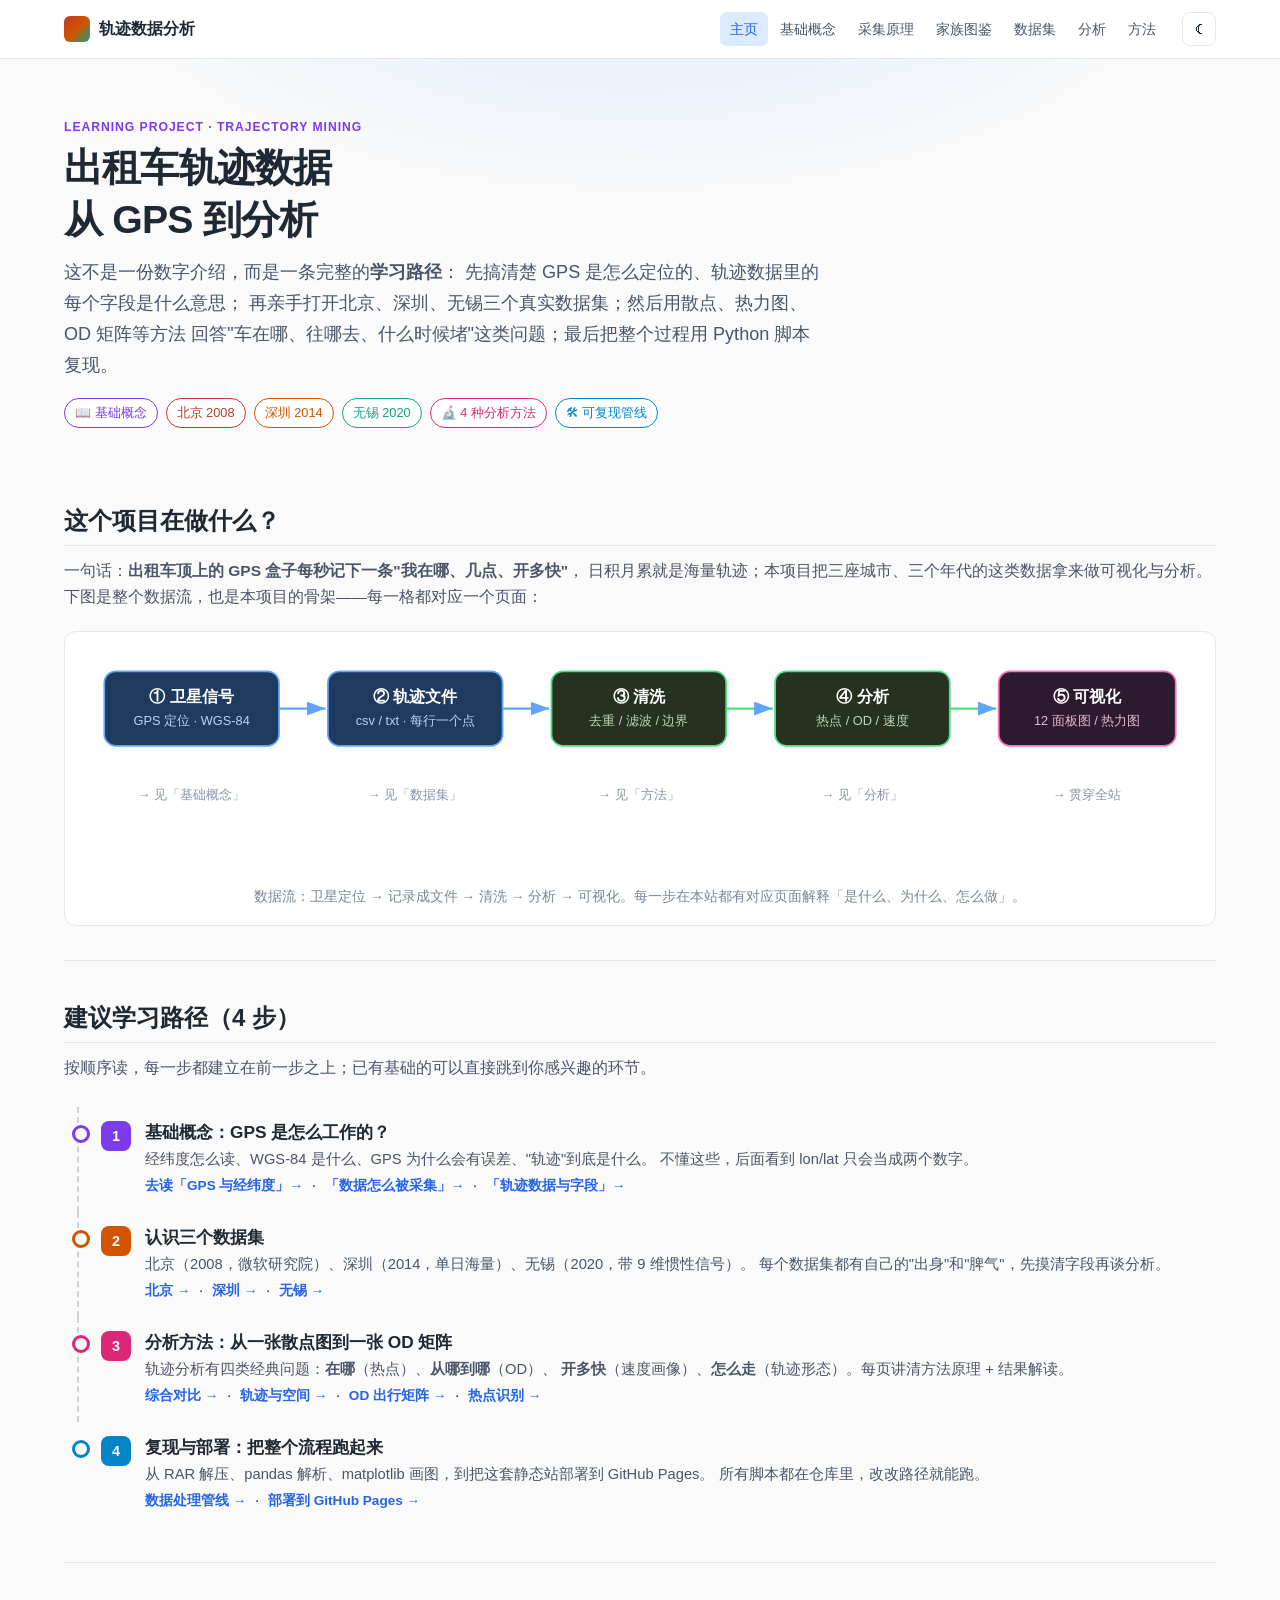
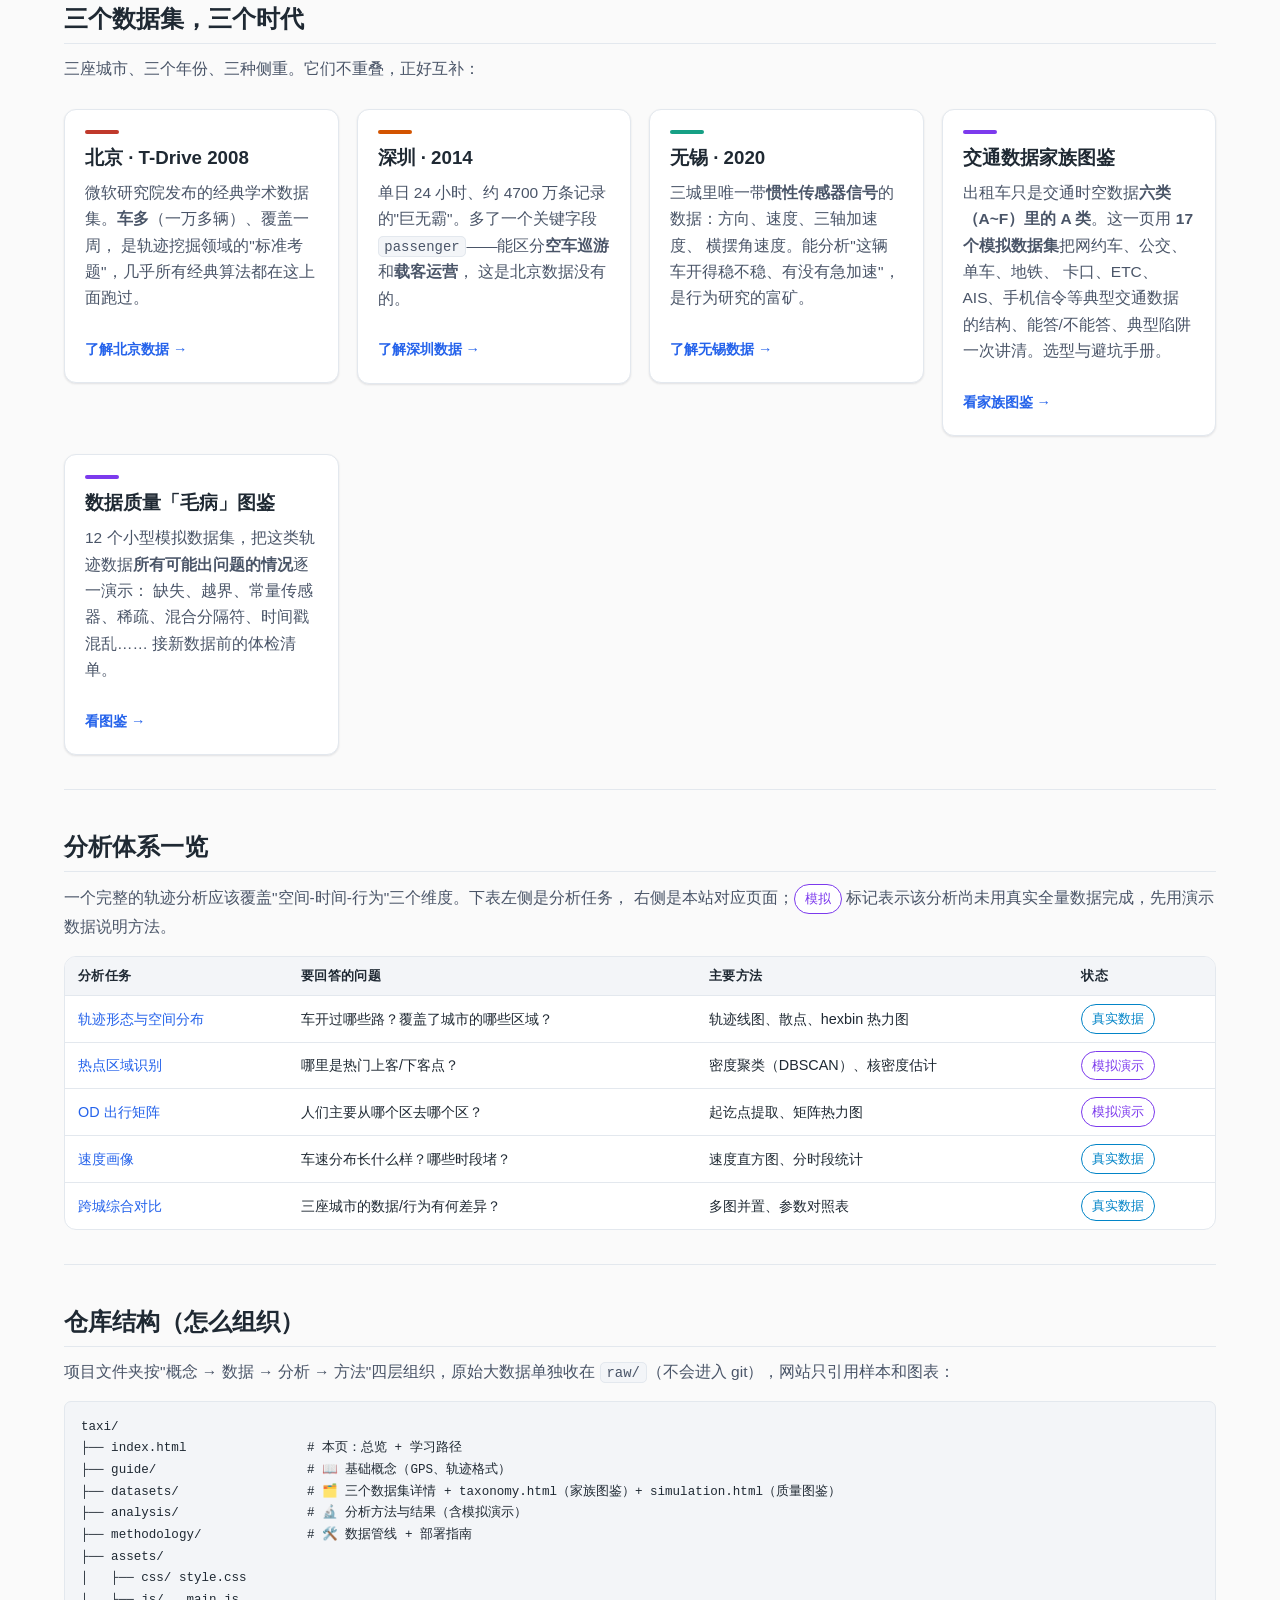
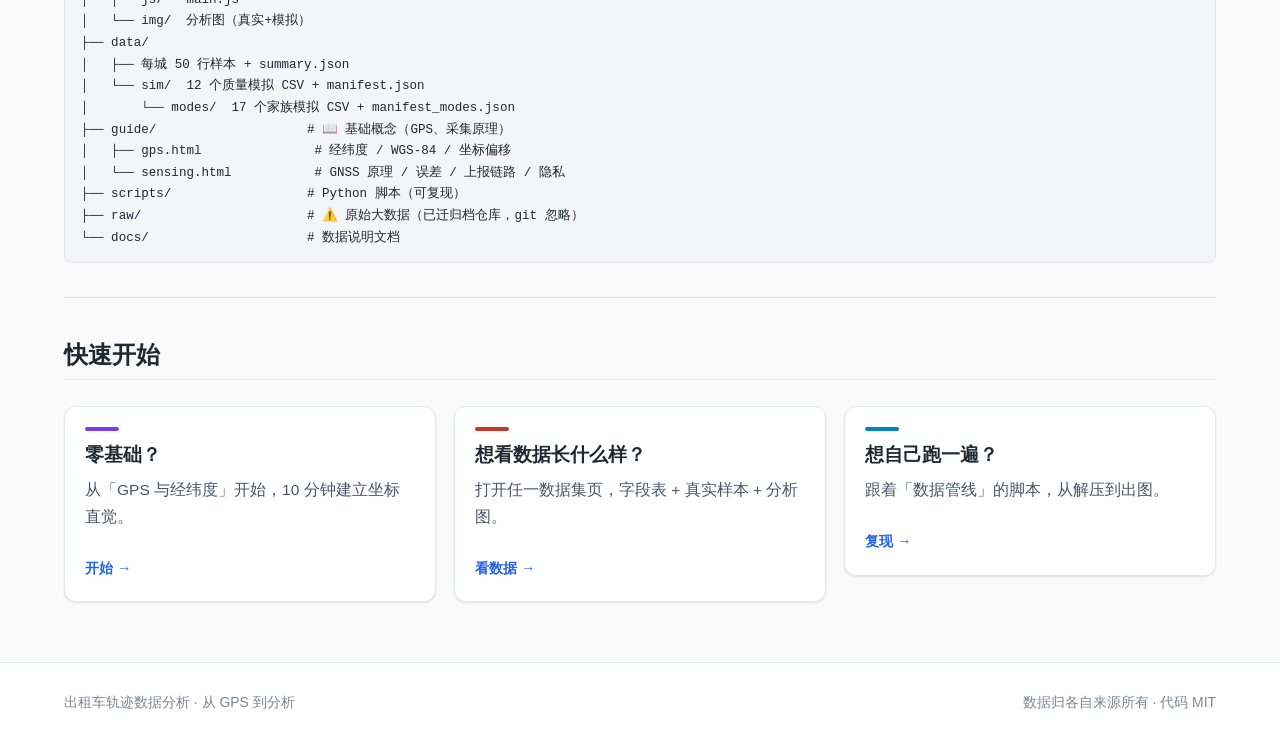
<file: index.html>
<!DOCTYPE html>
<html lang="zh-CN">
<head>
<meta charset="UTF-8" />
<meta name="viewport" content="width=device-width, initial-scale=1.0" />
<title>出租车轨迹数据 · 从零到分析</title>
<meta name="description" content="一份从 GPS 定位原理讲到出租车轨迹分析的完整学习项目：北京、深圳、无锡三城真实数据集 + 分析方法 + 可复现管线。" />
<link rel="stylesheet" href="assets/css/style.css" />
<link rel="icon" href="data:image/svg+xml,%3Csvg xmlns='http://www.w3.org/2000/svg' viewBox='0 0 32 32'%3E%3Crect width='32' height='32' rx='6' fill='%232563eb'/%3E%3Ctext x='16' y='22' font-size='18' text-anchor='middle' fill='white' font-family='Arial' font-weight='bold'%3E%E2%9A%99%3C/text%3E%3C/svg%3E" />
</head>
<body>

<header class="site-header">
  <div class="container">
    <nav class="nav" aria-label="主导航">
      <a class="brand" href="index.html"><span class="brand-mark" aria-hidden="true"></span><span>轨迹数据分析</span></a>
      <div class="nav-links">
        <a href="index.html">主页</a>
        <a href="guide/gps.html">基础概念</a>
        <a href="guide/sensing.html">采集原理</a>
        <a href="datasets/taxonomy.html">家族图鉴</a>
        <a href="#datasets">数据集</a>
        <a href="analysis/overview.html">分析</a>
        <a href="methodology/pipeline.html">方法</a>
      </div>
      <button class="theme-toggle" aria-label="切换主题">☾</button>
    </nav>
  </div>
</header>

<section class="hero">
  <div class="container">
    <span class="section-eyebrow" style="color:var(--guide);">Learning Project · Trajectory Mining</span>
    <h1>出租车轨迹数据<br/>从 GPS 到分析</h1>
    <p class="lede">
      这不是一份数字介绍，而是一条完整的<b>学习路径</b>：
      先搞清楚 GPS 是怎么定位的、轨迹数据里的每个字段是什么意思；
      再亲手打开北京、深圳、无锡三个真实数据集；然后用散点、热力图、OD 矩阵等方法
      回答"车在哪、往哪去、什么时候堵"这类问题；最后把整个过程用 Python 脚本复现。
    </p>
    <div class="meta">
      <span class="tag guide">📖 基础概念</span>
      <span class="tag beijing">北京 2008</span>
      <span class="tag shenzhen">深圳 2014</span>
      <span class="tag wuxi">无锡 2020</span>
      <span class="tag analysis">🔬 4 种分析方法</span>
      <span class="tag method">🛠 可复现管线</span>
    </div>
  </div>
</section>

<main>
  <div class="container">

    <!-- 数据流总览 -->
    <section>
      <h2>这个项目在做什么？</h2>
      <p>一句话：<strong>出租车顶上的 GPS 盒子每秒记下一条"我在哪、几点、开多快"</strong>，
      日积月累就是海量轨迹；本项目把三座城市、三个年代的这类数据拿来做可视化与分析。
      下图是整个数据流，也是本项目的骨架——每一格都对应一个页面：</p>

      <div class="diagram">
        <svg viewBox="0 0 960 190" xmlns="http://www.w3.org/2000/svg" role="img" aria-label="数据流图">
          <!-- 第 1 层：源头 -->
          <rect x="20" y="20" width="150" height="64" rx="10" fill="#1e3a5f" stroke="#60a5fa" stroke-width="1.5"/>
          <text x="95" y="46" text-anchor="middle" fill="#fff" font-size="14" font-weight="bold">① 卫星信号</text>
          <text x="95" y="66" text-anchor="middle" fill="#bcd2f0" font-size="11">GPS 定位 · WGS-84</text>
          <text x="95" y="130" text-anchor="middle" fill="#8794a6" font-size="11">→ 见「基础概念」</text>

          <line x1="170" y1="52" x2="210" y2="52" stroke="#60a5fa" stroke-width="2" marker-end="url(#arr)"/>

          <rect x="212" y="20" width="150" height="64" rx="10" fill="#1e3a5f" stroke="#60a5fa" stroke-width="1.5"/>
          <text x="287" y="46" text-anchor="middle" fill="#fff" font-size="14" font-weight="bold">② 轨迹文件</text>
          <text x="287" y="66" text-anchor="middle" fill="#bcd2f0" font-size="11">csv / txt · 每行一个点</text>
          <text x="287" y="130" text-anchor="middle" fill="#8794a6" font-size="11">→ 见「数据集」</text>

          <line x1="362" y1="52" x2="402" y2="52" stroke="#60a5fa" stroke-width="2" marker-end="url(#arr)"/>

          <rect x="404" y="20" width="150" height="64" rx="10" fill="#26321f" stroke="#4ade80" stroke-width="1.5"/>
          <text x="479" y="46" text-anchor="middle" fill="#fff" font-size="14" font-weight="bold">③ 清洗</text>
          <text x="479" y="66" text-anchor="middle" fill="#bbd8b4" font-size="11">去重 / 滤波 / 边界</text>
          <text x="479" y="130" text-anchor="middle" fill="#8794a6" font-size="11">→ 见「方法」</text>

          <line x1="554" y1="52" x2="594" y2="52" stroke="#4ade80" stroke-width="2" marker-end="url(#arr)"/>

          <rect x="596" y="20" width="150" height="64" rx="10" fill="#26321f" stroke="#4ade80" stroke-width="1.5"/>
          <text x="671" y="46" text-anchor="middle" fill="#fff" font-size="14" font-weight="bold">④ 分析</text>
          <text x="671" y="66" text-anchor="middle" fill="#bbd8b4" font-size="11">热点 / OD / 速度</text>
          <text x="671" y="130" text-anchor="middle" fill="#8794a6" font-size="11">→ 见「分析」</text>

          <line x1="746" y1="52" x2="786" y2="52" stroke="#4ade80" stroke-width="2" marker-end="url(#arr)"/>

          <rect x="788" y="20" width="152" height="64" rx="10" fill="#2d1a2f" stroke="#f472b6" stroke-width="1.5"/>
          <text x="864" y="46" text-anchor="middle" fill="#fff" font-size="14" font-weight="bold">⑤ 可视化</text>
          <text x="864" y="66" text-anchor="middle" fill="#e5b8cf" font-size="11">12 面板图 / 热力图</text>
          <text x="864" y="130" text-anchor="middle" fill="#8794a6" font-size="11">→ 贯穿全站</text>

          <defs>
            <marker id="arr" markerWidth="10" markerHeight="10" refX="8" refY="3" orient="auto">
              <path d="M0,0 L8,3 L0,6 Z" fill="#60a5fa"/>
            </marker>
          </defs>
        </svg>
        <div class="caption">数据流：卫星定位 → 记录成文件 → 清洗 → 分析 → 可视化。每一步在本站都有对应页面解释「是什么、为什么、怎么做」。</div>
      </div>
    </section>

    <hr/>

    <!-- 学习路径 -->
    <section>
      <h2>建议学习路径（4 步）</h2>
      <p>按顺序读，每一步都建立在前一步之上；已有基础的可以直接跳到你感兴趣的环节。</p>
      <div class="learning-path">
        <div class="path-node">
          <div class="pn-num">1</div>
          <div>
            <h3>基础概念：GPS 是怎么工作的？</h3>
            <p>经纬度怎么读、WGS-84 是什么、GPS 为什么会有误差、"轨迹"到底是什么。
            不懂这些，后面看到 lon/lat 只会当成两个数字。</p>
            <a class="link" href="guide/gps.html">去读「GPS 与经纬度」→</a>
            &nbsp;·&nbsp;
            <a class="link" href="guide/sensing.html">「数据怎么被采集」→</a>
            &nbsp;·&nbsp;
            <a class="link" href="guide/trajectory.html">「轨迹数据与字段」→</a>
          </div>
        </div>
        <div class="path-node">
          <div class="pn-num">2</div>
          <div>
            <h3>认识三个数据集</h3>
            <p>北京（2008，微软研究院）、深圳（2014，单日海量）、无锡（2020，带 9 维惯性信号）。
            每个数据集都有自己的"出身"和"脾气"，先摸清字段再谈分析。</p>
            <a class="link" href="datasets/beijing.html">北京 →</a>
            &nbsp;·&nbsp;
            <a class="link" href="datasets/shenzhen.html">深圳 →</a>
            &nbsp;·&nbsp;
            <a class="link" href="datasets/wuxi.html">无锡 →</a>
          </div>
        </div>
        <div class="path-node">
          <div class="pn-num">3</div>
          <div>
            <h3>分析方法：从一张散点图到一张 OD 矩阵</h3>
            <p>轨迹分析有四类经典问题：<b>在哪</b>（热点）、<b>从哪到哪</b>（OD）、
            <b>开多快</b>（速度画像）、<b>怎么走</b>（轨迹形态）。每页讲清方法原理 + 结果解读。</p>
            <a class="link" href="analysis/overview.html">综合对比 →</a>
            &nbsp;·&nbsp;
            <a class="link" href="analysis/trajectory.html">轨迹与空间 →</a>
            &nbsp;·&nbsp;
            <a class="link" href="analysis/od.html">OD 出行矩阵 →</a>
            &nbsp;·&nbsp;
            <a class="link" href="analysis/hotspot.html">热点识别 →</a>
          </div>
        </div>
        <div class="path-node">
          <div class="pn-num">4</div>
          <div>
            <h3>复现与部署：把整个流程跑起来</h3>
            <p>从 RAR 解压、pandas 解析、matplotlib 画图，到把这套静态站部署到 GitHub Pages。
            所有脚本都在仓库里，改改路径就能跑。</p>
            <a class="link" href="methodology/pipeline.html">数据处理管线 →</a>
            &nbsp;·&nbsp;
            <a class="link" href="methodology/deploy.html">部署到 GitHub Pages →</a>
          </div>
        </div>
      </div>
    </section>

    <hr/>

    <!-- 数据集速览 -->
    <section>
      <h2>三个数据集，三个时代</h2>
      <p>三座城市、三个年份、三种侧重。它们不重叠，正好互补：</p>
      <div class="grid grid-3">
        <a class="card-link" href="datasets/beijing.html">
          <div class="card beijing">
            <div class="accent-bar"></div>
            <h3>北京 · T-Drive 2008</h3>
            <p>微软研究院发布的经典学术数据集。<b>车多</b>（一万多辆）、覆盖一周，
            是轨迹挖掘领域的"标准考题"，几乎所有经典算法都在这上面跑过。</p>
            <span class="arrow">了解北京数据 →</span>
          </div>
        </a>
        <a class="card-link" href="datasets/shenzhen.html">
          <div class="card shenzhen">
            <div class="accent-bar"></div>
            <h3>深圳 · 2014</h3>
            <p>单日 24 小时、约 4700 万条记录的"巨无霸"。多了一个关键字段
            <code>passenger</code>——能区分<b>空车巡游</b>和<b>载客运营</b>，
            这是北京数据没有的。</p>
            <span class="arrow">了解深圳数据 →</span>
          </div>
        </a>
        <a class="card-link" href="datasets/wuxi.html">
          <div class="card wuxi">
            <div class="accent-bar"></div>
            <h3>无锡 · 2020</h3>
            <p>三城里唯一带<b>惯性传感器信号</b>的数据：方向、速度、三轴加速度、
            横摆角速度。能分析"这辆车开得稳不稳、有没有急加速"，是行为研究的富矿。</p>
            <span class="arrow">了解无锡数据 →</span>
          </div>
        </a>
        <a class="card-link" href="datasets/taxonomy.html">
          <div class="card guide">
            <div class="accent-bar"></div>
            <h3>交通数据家族图鉴</h3>
            <p>出租车只是交通时空数据<b>六类（A~F）里的 A 类</b>。这一页用 <b>17 个模拟数据集</b>把网约车、公交、单车、地铁、
            卡口、ETC、AIS、手机信令等典型交通数据的结构、能答/不能答、典型陷阱一次讲清。选型与避坑手册。</p>
            <span class="arrow">看家族图鉴 →</span>
          </div>
        </a>
        <a class="card-link" href="datasets/simulation.html">
          <div class="card guide">
            <div class="accent-bar"></div>
            <h3>数据质量「毛病」图鉴</h3>
            <p>12 个小型模拟数据集，把这类轨迹数据<b>所有可能出问题的情况</b>逐一演示：
            缺失、越界、常量传感器、稀疏、混合分隔符、时间戳混乱…… 接新数据前的体检清单。</p>
            <span class="arrow">看图鉴 →</span>
          </div>
        </a>
      </div>
    </section>

    <hr/>

    <!-- 分析体系 -->
    <section>
      <h2>分析体系一览</h2>
      <p>一个完整的轨迹分析应该覆盖"空间-时间-行为"三个维度。下表左侧是分析任务，
      右侧是本站对应页面；<span class="tag" style="border-color:var(--guide);color:var(--guide);">模拟</span> 标记表示该分析尚未用真实全量数据完成，先用演示数据说明方法。</p>
      <div class="table-wrap">
        <table>
          <thead>
            <tr><th>分析任务</th><th>要回答的问题</th><th>主要方法</th><th>状态</th></tr>
          </thead>
          <tbody>
            <tr><td><a href="analysis/trajectory.html">轨迹形态与空间分布</a></td><td>车开过哪些路？覆盖了城市的哪些区域？</td><td>轨迹线图、散点、hexbin 热力图</td><td><span class="tag method">真实数据</span></td></tr>
            <tr><td><a href="analysis/hotspot.html">热点区域识别</a></td><td>哪里是热门上客/下客点？</td><td>密度聚类（DBSCAN）、核密度估计</td><td><span class="tag guide">模拟演示</span></td></tr>
            <tr><td><a href="analysis/od.html">OD 出行矩阵</a></td><td>人们主要从哪个区去哪个区？</td><td>起讫点提取、矩阵热力图</td><td><span class="tag guide">模拟演示</span></td></tr>
            <tr><td><a href="analysis/trajectory.html#speed">速度画像</a></td><td>车速分布长什么样？哪些时段堵？</td><td>速度直方图、分时段统计</td><td><span class="tag method">真实数据</span></td></tr>
            <tr><td><a href="analysis/overview.html">跨城综合对比</a></td><td>三座城市的数据/行为有何差异？</td><td>多图并置、参数对照表</td><td><span class="tag method">真实数据</span></td></tr>
          </tbody>
        </table>
      </div>
    </section>

    <hr/>

    <!-- 仓库结构 -->
    <section>
      <h2>仓库结构（怎么组织）</h2>
      <p>项目文件夹按"概念 → 数据 → 分析 → 方法"四层组织，原始大数据单独收在
      <code>raw/</code>（不会进入 git），网站只引用样本和图表：</p>
      <pre><code>taxi/
├── index.html                # 本页：总览 + 学习路径
├── guide/                    # 📖 基础概念（GPS、轨迹格式）
├── datasets/                 # 🗂️ 三个数据集详情 + taxonomy.html（家族图鉴）+ simulation.html（质量图鉴）
├── analysis/                 # 🔬 分析方法与结果（含模拟演示）
├── methodology/              # 🛠️ 数据管线 + 部署指南
├── assets/
│   ├── css/ style.css
│   ├── js/   main.js
│   └── img/  分析图（真实+模拟）
├── data/
│   ├── 每城 50 行样本 + summary.json
│   └── sim/  12 个质量模拟 CSV + manifest.json
│       └── modes/  17 个家族模拟 CSV + manifest_modes.json
├── guide/                    # 📖 基础概念（GPS、采集原理）
│   ├── gps.html               # 经纬度 / WGS-84 / 坐标偏移
│   └── sensing.html           # GNSS 原理 / 误差 / 上报链路 / 隐私
├── scripts/                  # Python 脚本（可复现）
├── raw/                      # ⚠️ 原始大数据（已迁归档仓库，git 忽略）
└── docs/                     # 数据说明文档</code></pre>
    </section>

    <hr/>

    <section>
      <h2>快速开始</h2>
      <div class="grid grid-3">
        <a class="card-link" href="guide/gps.html">
          <div class="card guide"><div class="accent-bar"></div><h3>零基础？</h3>
          <p>从「GPS 与经纬度」开始，10 分钟建立坐标直觉。</p><span class="arrow">开始 →</span></div>
        </a>
        <a class="card-link" href="datasets/beijing.html">
          <div class="card beijing"><div class="accent-bar"></div><h3>想看数据长什么样？</h3>
          <p>打开任一数据集页，字段表 + 真实样本 + 分析图。</p><span class="arrow">看数据 →</span></div>
        </a>
        <a class="card-link" href="methodology/pipeline.html">
          <div class="card method"><div class="accent-bar"></div><h3>想自己跑一遍？</h3>
          <p>跟着「数据管线」的脚本，从解压到出图。</p><span class="arrow">复现 →</span></div>
        </a>
      </div>
    </section>

  </div>
</main>

<footer class="site-footer">
  <div class="container"><div class="row">
    <div>出租车轨迹数据分析 · 从 GPS 到分析</div>
    <div>数据归各自来源所有 · 代码 MIT</div>
  </div></div>
</footer>

<button class="to-top" aria-label="返回顶部">↑</button>
<script src="assets/js/main.js"></script>
</body>
</html>
</file>
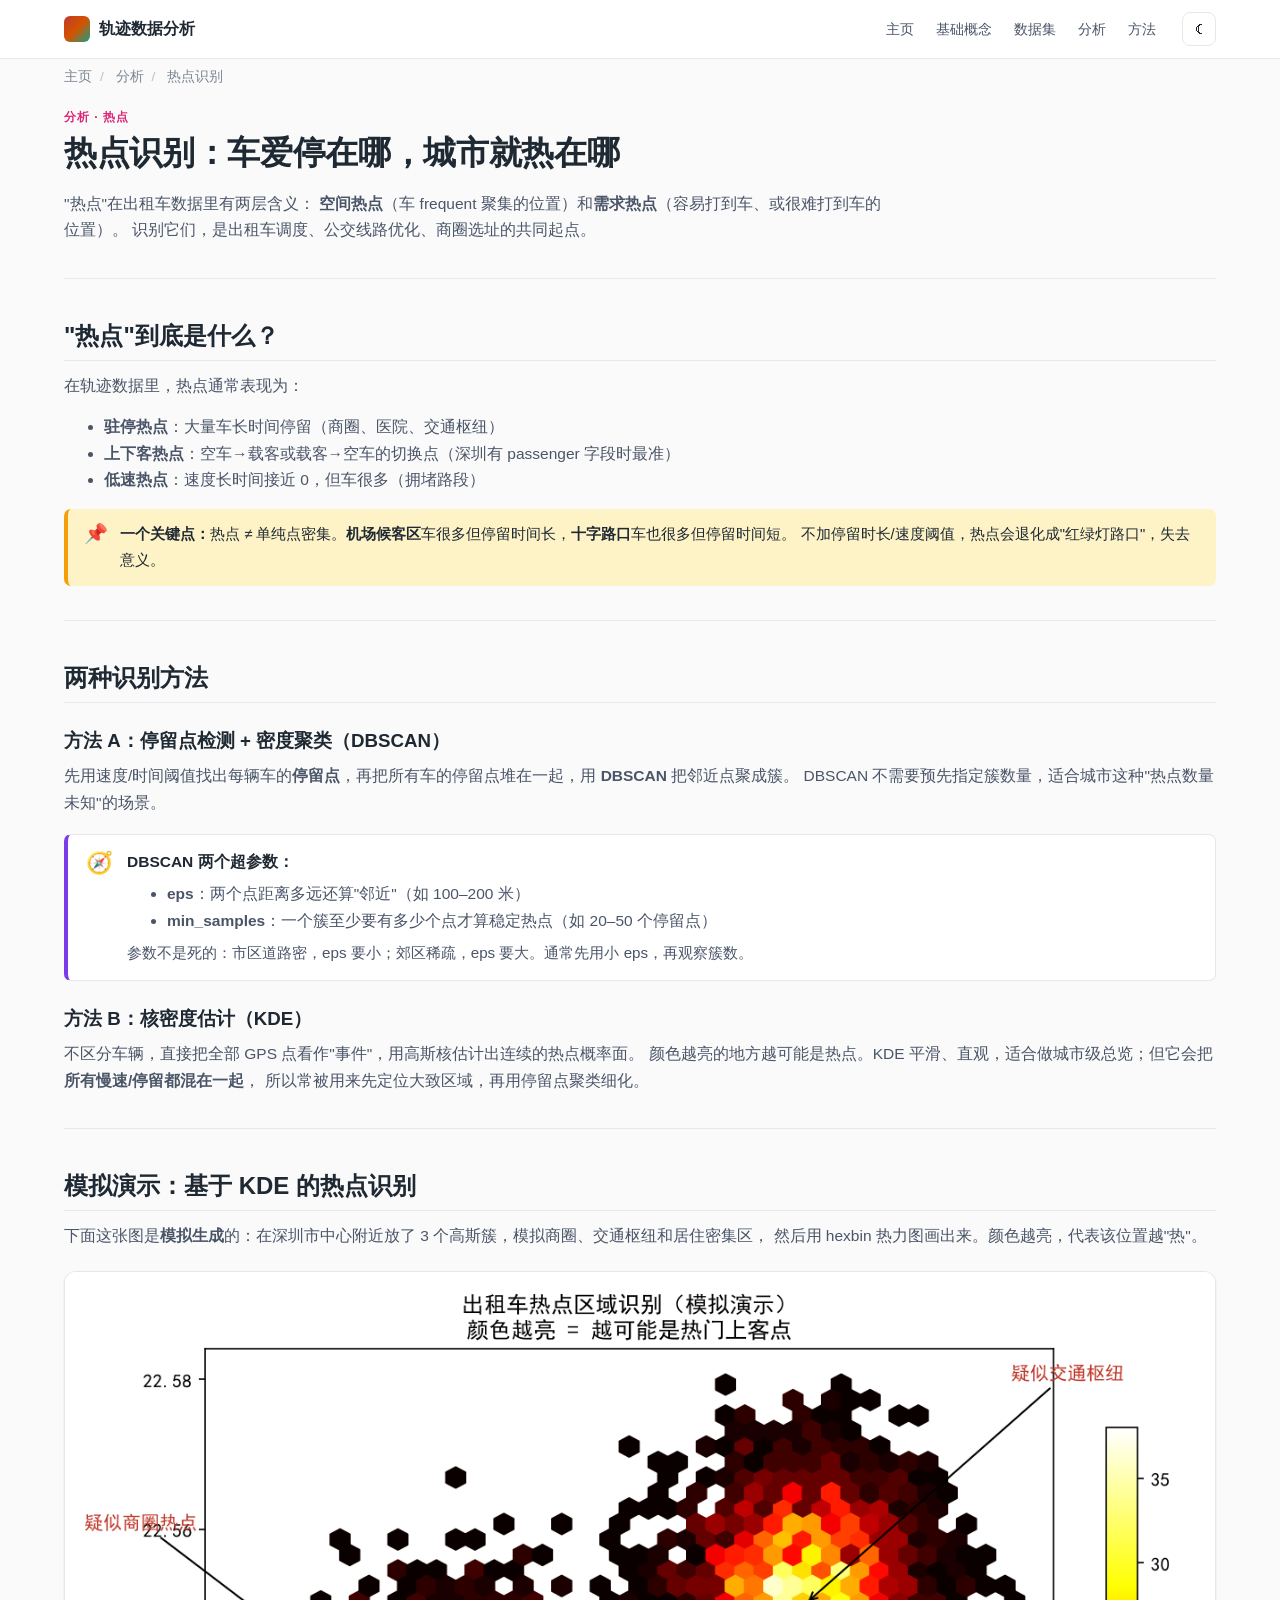
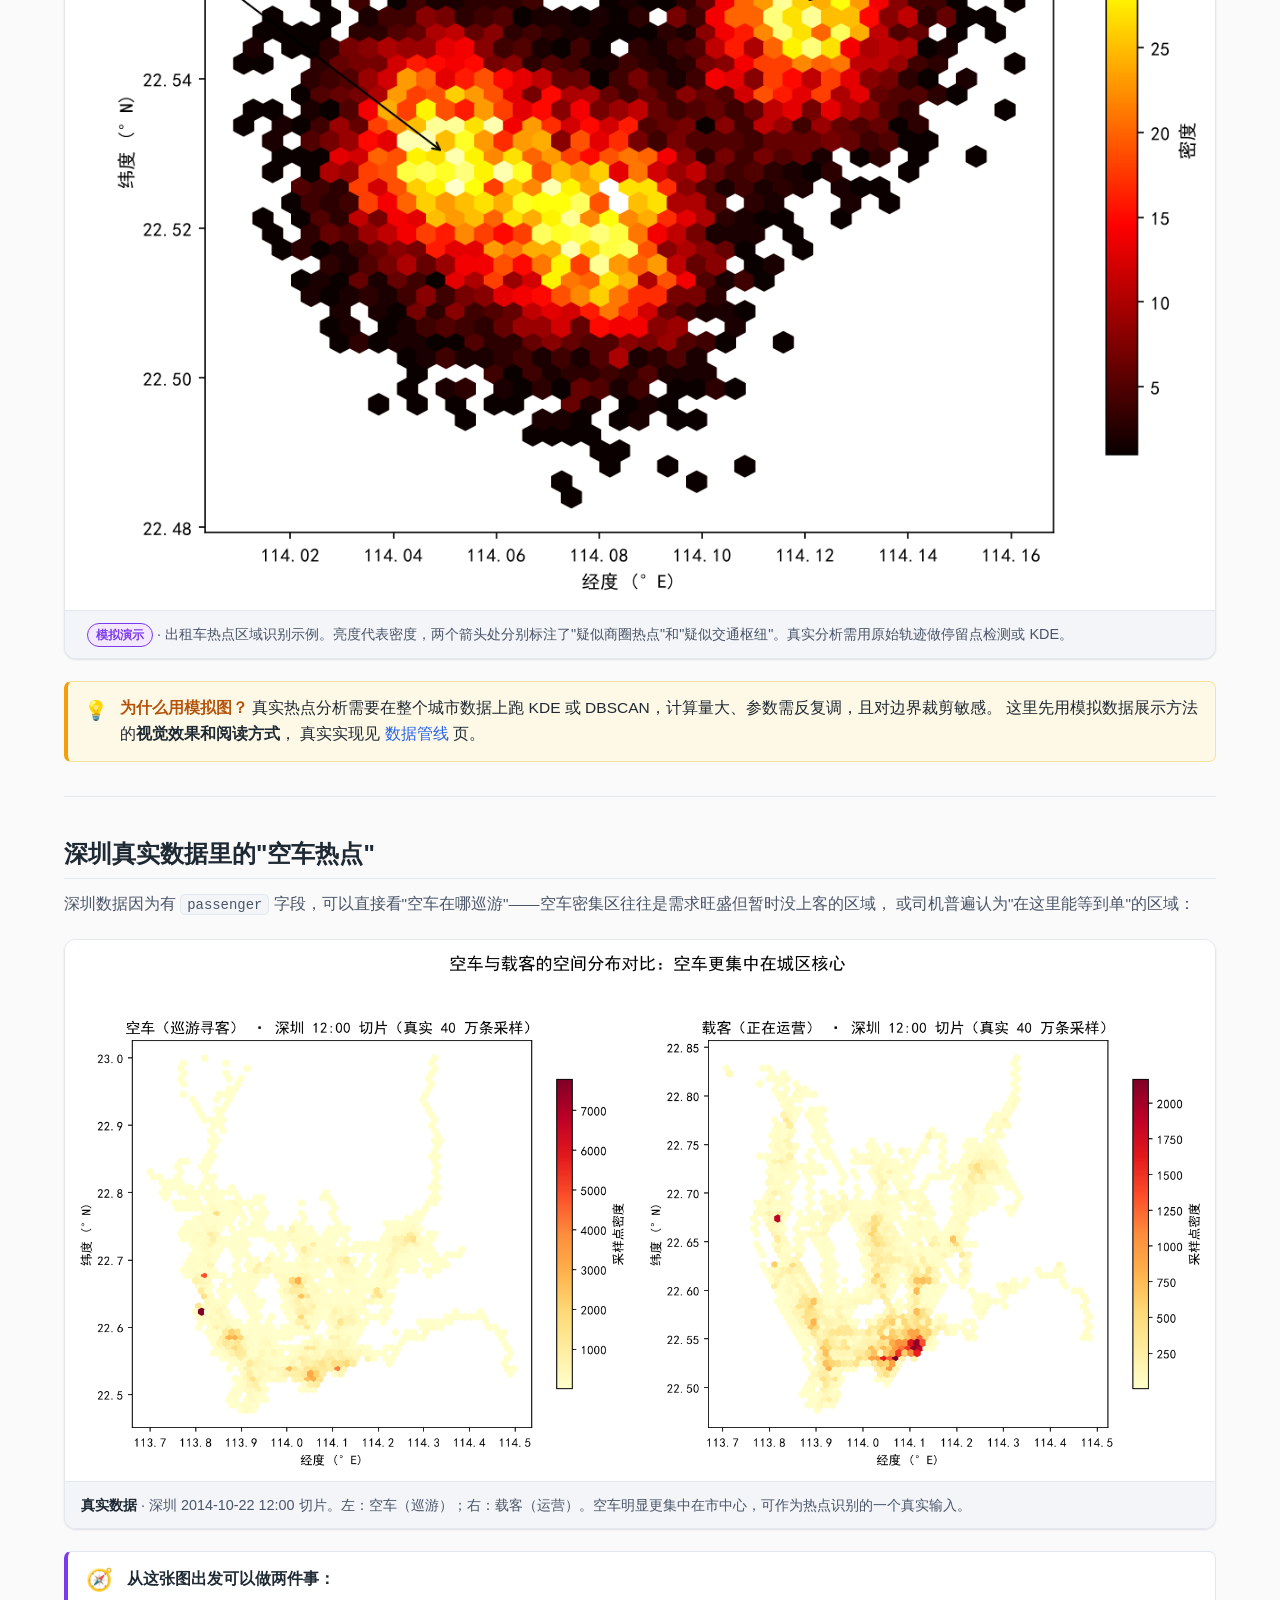
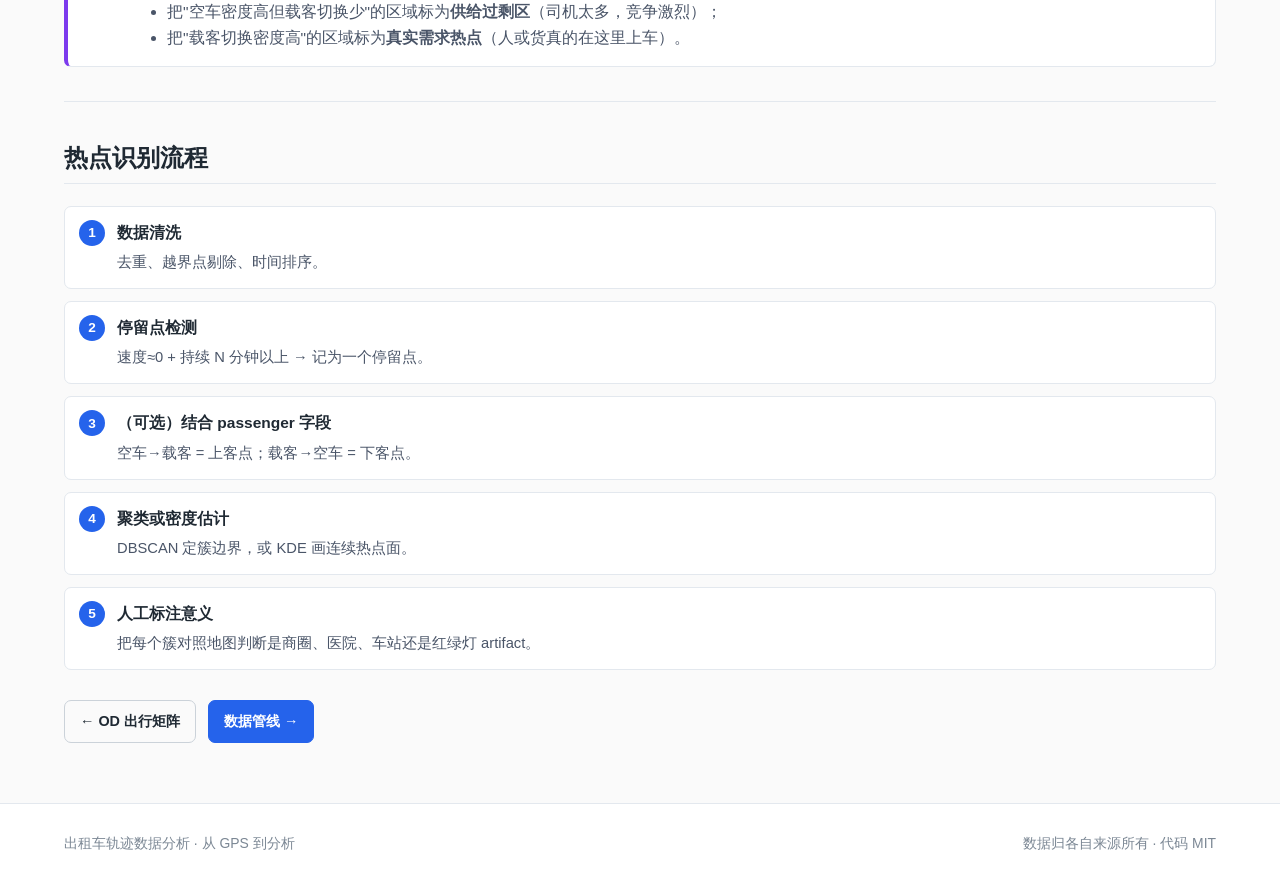
<file: analysis/hotspot.html>
<!DOCTYPE html>
<html lang="zh-CN">
<head>
<meta charset="UTF-8" />
<meta name="viewport" content="width=device-width, initial-scale=1.0" />
<title>热点识别 · 分析</title>
<meta name="description" content="出租车轨迹热点识别方法：停留点检测、密度聚类 DBSCAN、核密度估计（KDE），附模拟演示图。" />
<link rel="stylesheet" href="../assets/css/style.css" />
<link rel="icon" href="data:image/svg+xml,%3Csvg xmlns='http://www.w3.org/2000/svg' viewBox='0 0 32 32'%3E%3Crect width='32' height='32' rx='6' fill='%23db2777'/%3E%3Ctext x='16' y='22' font-size='18' text-anchor='middle' fill='white' font-family='Arial' font-weight='bold'%3E热%3C/text%3E%3C/svg%3E" />
</head>
<body>

<header class="site-header">
  <div class="container">
    <nav class="nav" aria-label="主导航">
      <a class="brand" href="../index.html"><span class="brand-mark" aria-hidden="true"></span><span>轨迹数据分析</span></a>
      <div class="nav-links">
        <a href="../index.html">主页</a>
        <a href="../guide/gps.html">基础概念</a>
        <a href="../index.html#datasets">数据集</a>
        <a href="./overview.html">分析</a>
        <a href="../methodology/pipeline.html">方法</a>
      </div>
      <button class="theme-toggle" aria-label="切换主题">☾</button>
    </nav>
  </div>
</header>

<main>
  <div class="container">

    <div class="crumbs">
      <a href="../index.html">主页</a><span class="sep">/</span>
      <a href="./overview.html">分析</a><span class="sep">/</span>
      <span>热点识别</span>
    </div>

    <span class="section-eyebrow" style="color:var(--analysis);">分析 · 热点</span>
    <h1>热点识别：车爱停在哪，城市就热在哪</h1>
    <p style="max-width:820px;">
      "热点"在出租车数据里有两层含义：
      <b>空间热点</b>（车 frequent 聚集的位置）和<b>需求热点</b>（容易打到车、或很难打到车的位置）。
      识别它们，是出租车调度、公交线路优化、商圈选址的共同起点。
    </p>

    <hr/>

    <h2 id="what">"热点"到底是什么？</h2>
    <p>在轨迹数据里，热点通常表现为：</p>
    <ul>
      <li><b>驻停热点</b>：大量车长时间停留（商圈、医院、交通枢纽）</li>
      <li><b>上下客热点</b>：空车→载客或载客→空车的切换点（深圳有 passenger 字段时最准）</li>
      <li><b>低速热点</b>：速度长时间接近 0，但车很多（拥堵路段）</li>
    </ul>

    <div class="callout note">
      <span class="icon">📌</span>
      <div>
        <strong>一个关键点：</strong>热点 ≠ 单纯点密集。<b>机场候客区</b>车很多但停留时间长，<b>十字路口</b>车也很多但停留时间短。
        不加停留时长/速度阈值，热点会退化成"红绿灯路口"，失去意义。
      </div>
    </div>

    <hr/>

    <h2 id="methods">两种识别方法</h2>

    <h3>方法 A：停留点检测 + 密度聚类（DBSCAN）</h3>
    <p>
      先用速度/时间阈值找出每辆车的<b>停留点</b>，再把所有车的停留点堆在一起，用 <b>DBSCAN</b> 把邻近点聚成簇。
      DBSCAN 不需要预先指定簇数量，适合城市这种"热点数量未知"的场景。
    </p>
    <div class="concept">
      <span class="icon">🧭</span>
      <div>
        <strong>DBSCAN 两个超参数：</strong>
        <ul style="margin:.4em 0 0;">
          <li><b>eps</b>：两个点距离多远还算"邻近"（如 100–200 米）</li>
          <li><b>min_samples</b>：一个簇至少要有多少个点才算稳定热点（如 20–50 个停留点）</li>
        </ul>
        <p style="margin:.4em 0 0;">参数不是死的：市区道路密，eps 要小；郊区稀疏，eps 要大。通常先用小 eps，再观察簇数。</p>
      </div>
    </div>

    <h3>方法 B：核密度估计（KDE）</h3>
    <p>
      不区分车辆，直接把全部 GPS 点看作"事件"，用高斯核估计出连续的热点概率面。
      颜色越亮的地方越可能是热点。KDE 平滑、直观，适合做城市级总览；但它会把<b>所有慢速/停留都混在一起</b>，
      所以常被用来先定位大致区域，再用停留点聚类细化。
    </p>

    <hr/>

    <h2 id="demo">模拟演示：基于 KDE 的热点识别</h2>
    <p>
      下面这张图是<b>模拟生成</b>的：在深圳市中心附近放了 3 个高斯簇，模拟商圈、交通枢纽和居住密集区，
      然后用 hexbin 热力图画出来。颜色越亮，代表该位置越"热"。
    </p>
    <figure class="figure">
      <div class="frame"><img src="../assets/img/hotspot-demo.png" alt="模拟热点识别演示" /></div>
      <figcaption><span class="sim-flag">模拟演示</span> · 出租车热点区域识别示例。亮度代表密度，两个箭头处分别标注了"疑似商圈热点"和"疑似交通枢纽"。真实分析需用原始轨迹做停留点检测或 KDE。</figcaption>
    </figure>

    <div class="why">
      <span class="icon">💡</span>
      <div>
        <strong>为什么用模拟图？</strong>
        真实热点分析需要在整个城市数据上跑 KDE 或 DBSCAN，计算量大、参数需反复调，且对边界裁剪敏感。
        这里先用模拟数据展示方法的<b>视觉效果和阅读方式</b>，
        真实实现见 <a href="../methodology/pipeline.html">数据管线</a> 页。
      </div>
    </div>

    <hr/>

    <h2 id=" Shenzhen-real">深圳真实数据里的"空车热点"</h2>
    <p>
      深圳数据因为有 <code>passenger</code> 字段，可以直接看"空车在哪巡游"——空车密集区往往是需求旺盛但暂时没上客的区域，
      或司机普遍认为"在这里能等到单"的区域：
    </p>
    <figure class="figure">
      <div class="frame"><img src="../assets/img/shenzhen-load-compare.png" alt="深圳空车与载客空间分布对比" /></div>
      <figcaption><strong>真实数据</strong> · 深圳 2014-10-22 12:00 切片。左：空车（巡游）；右：载客（运营）。空车明显更集中在市中心，可作为热点识别的一个真实输入。</figcaption>
    </figure>

    <div class="concept">
      <span class="icon">🧭</span>
      <div>
        <strong>从这张图出发可以做两件事：</strong>
        <ul style="margin:.4em 0 0;">
          <li>把"空车密度高但载客切换少"的区域标为<b>供给过剩区</b>（司机太多，竞争激烈）；</li>
          <li>把"载客切换密度高"的区域标为<b>真实需求热点</b>（人或货真的在这里上车）。</li>
        </ul>
      </div>
    </div>

    <hr/>

    <h2 id="summary">热点识别流程</h2>
    <ol class="steps">
      <li><b>数据清洗</b><p>去重、越界点剔除、时间排序。</p></li>
      <li><b>停留点检测</b><p>速度≈0 + 持续 N 分钟以上 → 记为一个停留点。</p></li>
      <li><b>（可选）结合 passenger 字段</b><p>空车→载客 = 上客点；载客→空车 = 下客点。</p></li>
      <li><b>聚类或密度估计</b><p>DBSCAN 定簇边界，或 KDE 画连续热点面。</p></li>
      <li><b>人工标注意义</b><p>把每个簇对照地图判断是商圈、医院、车站还是红绿灯 artifact。</p></li>
    </ol>

    <div style="display:flex;gap:12px;flex-wrap:wrap;margin:30px 0;">
      <a class="btn ghost" href="./od.html">← OD 出行矩阵</a>
      <a class="btn" href="../methodology/pipeline.html">数据管线 →</a>
    </div>

  </div>
</main>

<footer class="site-footer">
  <div class="container"><div class="row">
    <div>出租车轨迹数据分析 · 从 GPS 到分析</div>
    <div>数据归各自来源所有 · 代码 MIT</div>
  </div></div>
</footer>

<button class="to-top" aria-label="返回顶部">↑</button>
<script src="../assets/js/main.js"></script>
</body>
</html>
</file>
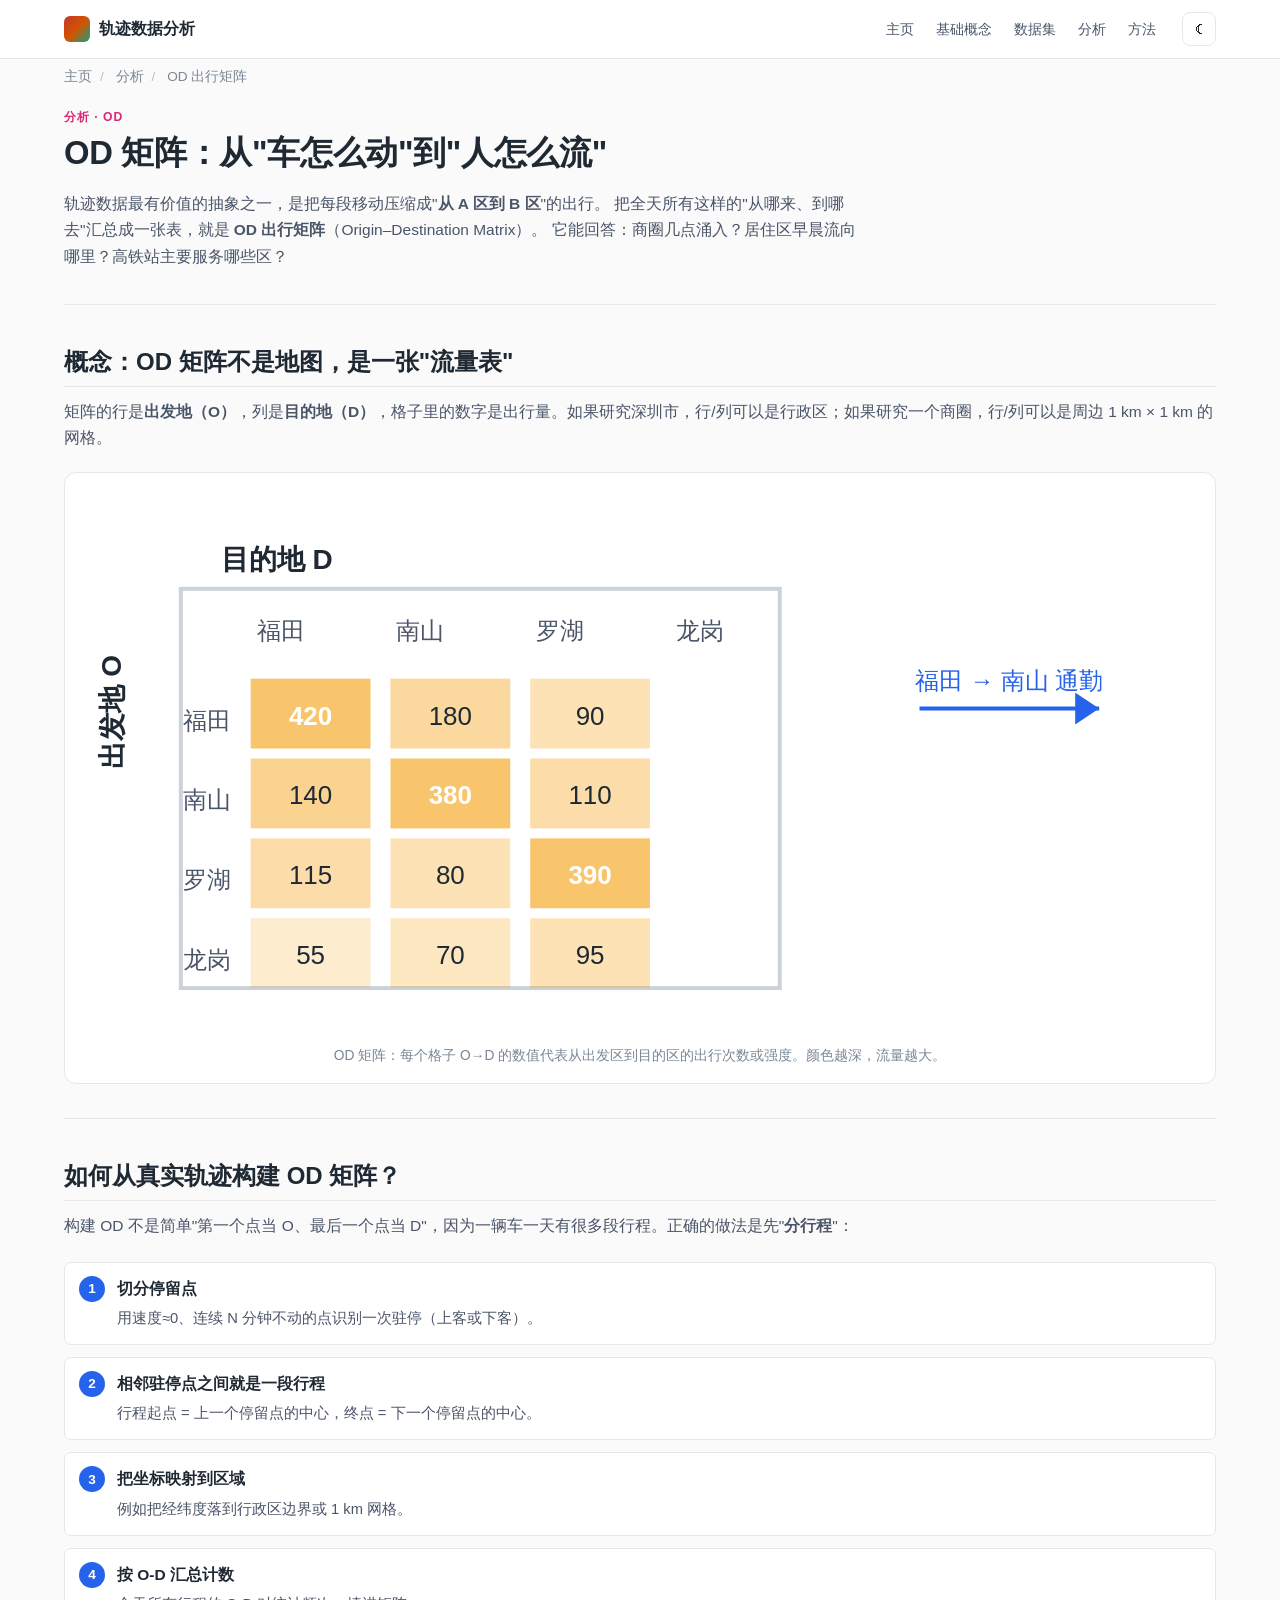
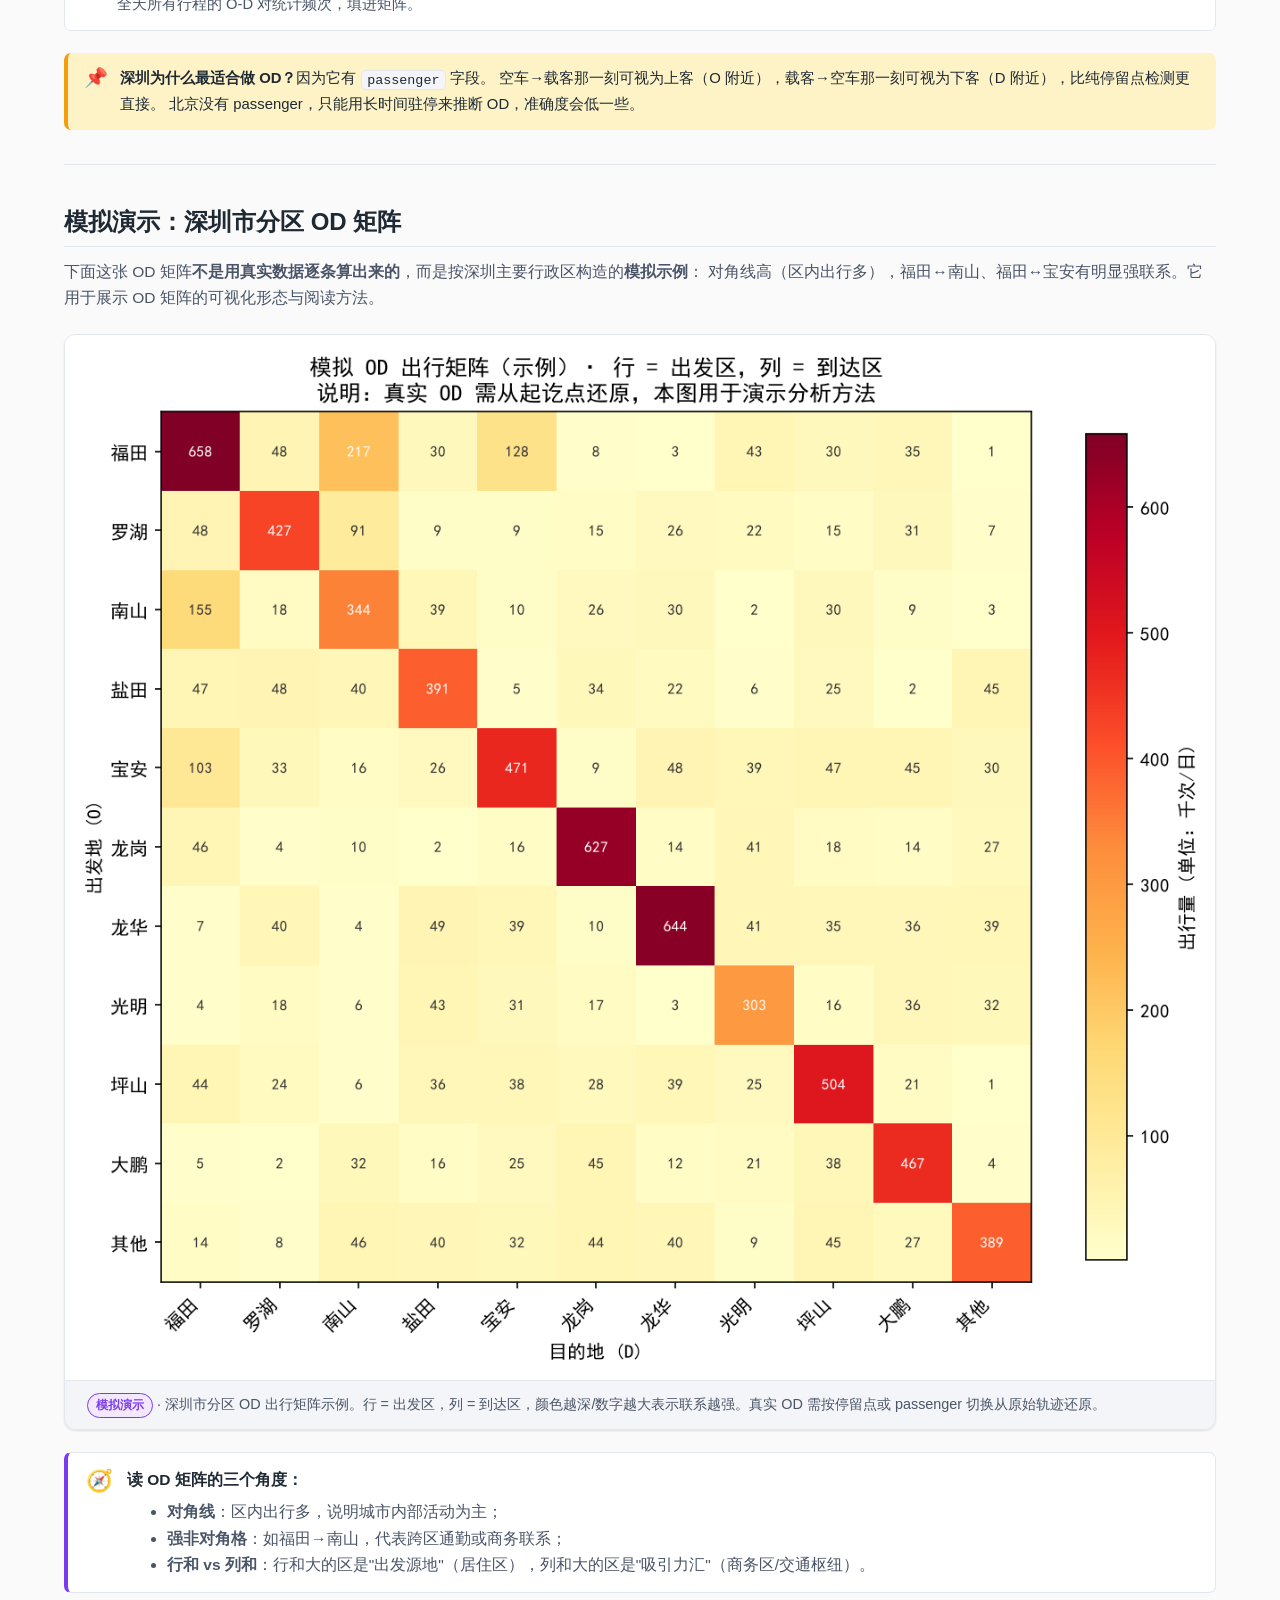
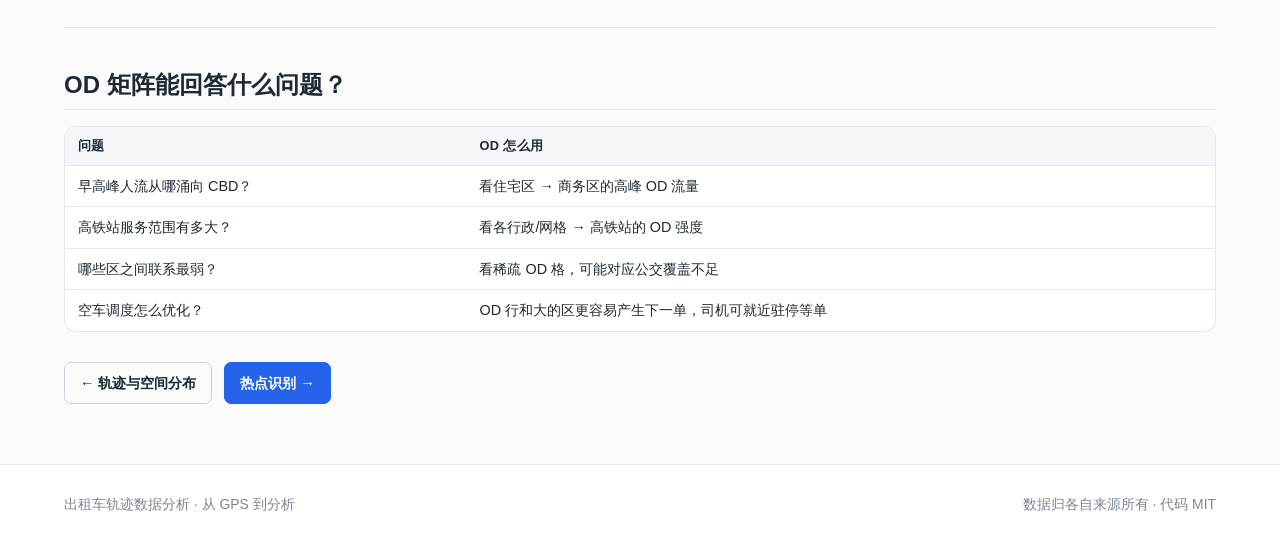
<file: analysis/od.html>
<!DOCTYPE html>
<html lang="zh-CN">
<head>
<meta charset="UTF-8" />
<meta name="viewport" content="width=device-width, initial-scale=1.0" />
<title>OD 出行矩阵 · 分析</title>
<meta name="description" content="OD 出行矩阵：从出租车轨迹中还原出发地-目的地流动。含模拟演示图与真实数据构建方法。" />
<link rel="stylesheet" href="../assets/css/style.css" />
<link rel="icon" href="data:image/svg+xml,%3Csvg xmlns='http://www.w3.org/2000/svg' viewBox='0 0 32 32'%3E%3Crect width='32' height='32' rx='6' fill='%23db2777'/%3E%3Ctext x='16' y='22' font-size='18' text-anchor='middle' fill='white' font-family='Arial' font-weight='bold'%3EO%3C/text%3E%3C/svg%3E" />
</head>
<body>

<header class="site-header">
  <div class="container">
    <nav class="nav" aria-label="主导航">
      <a class="brand" href="../index.html"><span class="brand-mark" aria-hidden="true"></span><span>轨迹数据分析</span></a>
      <div class="nav-links">
        <a href="../index.html">主页</a>
        <a href="../guide/gps.html">基础概念</a>
        <a href="../index.html#datasets">数据集</a>
        <a href="./overview.html">分析</a>
        <a href="../methodology/pipeline.html">方法</a>
      </div>
      <button class="theme-toggle" aria-label="切换主题">☾</button>
    </nav>
  </div>
</header>

<main>
  <div class="container">

    <div class="crumbs">
      <a href="../index.html">主页</a><span class="sep">/</span>
      <a href="./overview.html">分析</a><span class="sep">/</span>
      <span>OD 出行矩阵</span>
    </div>

    <span class="section-eyebrow" style="color:var(--analysis);">分析 · OD</span>
    <h1>OD 矩阵：从"车怎么动"到"人怎么流"</h1>
    <p style="max-width:800px;">
      轨迹数据最有价值的抽象之一，是把每段移动压缩成"<b>从 A 区到 B 区</b>"的出行。
      把全天所有这样的"从哪来、到哪去"汇总成一张表，就是 <b>OD 出行矩阵</b>（Origin–Destination Matrix）。
      它能回答：商圈几点涌入？居住区早晨流向哪里？高铁站主要服务哪些区？
    </p>

    <hr/>

    <h2 id="concept">概念：OD 矩阵不是地图，是一张"流量表"</h2>
    <p>矩阵的行是<b>出发地（O）</b>，列是<b>目的地（D）</b>，格子里的数字是出行量。如果研究深圳市，行/列可以是行政区；如果研究一个商圈，行/列可以是周边 1 km × 1 km 的网格。</p>

    <div class="diagram">
      <svg viewBox="0 0 560 270" role="img" aria-label="OD 矩阵概念示意">
        <rect x="50" y="50" width="300" height="200" fill="none" stroke="#cbd2d9" stroke-width="2"/>
        <text x="70" y="40" font-size="14" font-weight="bold" fill="#1f2933">目的地 D</text>
        <text x="20" y="140" font-size="14" font-weight="bold" fill="#1f2933" transform="rotate(-90 20 140)">出发地 O</text>

        <!-- header -->
        <text x="100" y="75" text-anchor="middle" font-size="12" fill="#4a5568">福田</text>
        <text x="170" y="75" text-anchor="middle" font-size="12" fill="#4a5568">南山</text>
        <text x="240" y="75" text-anchor="middle" font-size="12" fill="#4a5568">罗湖</text>
        <text x="310" y="75" text-anchor="middle" font-size="12" fill="#4a5568">龙岗</text>

        <text x="75" y="120" text-anchor="end" font-size="12" fill="#4a5568">福田</text>
        <text x="75" y="160" text-anchor="end" font-size="12" fill="#4a5568">南山</text>
        <text x="75" y="200" text-anchor="end" font-size="12" fill="#4a5568">罗湖</text>
        <text x="75" y="240" text-anchor="end" font-size="12" fill="#4a5568">龙岗</text>

        <!-- cells with values -->
        <rect x="85" y="95" width="60" height="35" fill="#f59e0b" opacity="0.6"/>
        <text x="115" y="118" text-anchor="middle" font-size="13" fill="#fff" font-weight="bold">420</text>
        <rect x="155" y="95" width="60" height="35" fill="#f59e0b" opacity="0.4"/>
        <text x="185" y="118" text-anchor="middle" font-size="13" fill="#1f2933">180</text>
        <rect x="225" y="95" width="60" height="35" fill="#f59e0b" opacity="0.3"/>
        <text x="255" y="118" text-anchor="middle" font-size="13" fill="#1f2933">90</text>

        <rect x="85" y="135" width="60" height="35" fill="#f59e0b" opacity="0.45"/>
        <text x="115" y="158" text-anchor="middle" font-size="13" fill="#1f2933">140</text>
        <rect x="155" y="135" width="60" height="35" fill="#f59e0b" opacity="0.6"/>
        <text x="185" y="158" text-anchor="middle" font-size="13" fill="#fff" font-weight="bold">380</text>
        <rect x="225" y="135" width="60" height="35" fill="#f59e0b" opacity="0.35"/>
        <text x="255" y="158" text-anchor="middle" font-size="13" fill="#1f2933">110</text>

        <rect x="85" y="175" width="60" height="35" fill="#f59e0b" opacity="0.35"/>
        <text x="115" y="198" text-anchor="middle" font-size="13" fill="#1f2933">115</text>
        <rect x="155" y="175" width="60" height="35" fill="#f59e0b" opacity="0.3"/>
        <text x="185" y="198" text-anchor="middle" font-size="13" fill="#1f2933">80</text>
        <rect x="225" y="175" width="60" height="35" fill="#f59e0b" opacity="0.6"/>
        <text x="255" y="198" text-anchor="middle" font-size="13" fill="#fff" font-weight="bold">390</text>

        <rect x="85" y="215" width="60" height="35" fill="#f59e0b" opacity="0.2"/>
        <text x="115" y="238" text-anchor="middle" font-size="13" fill="#1f2933">55</text>
        <rect x="155" y="215" width="60" height="35" fill="#f59e0b" opacity="0.25"/>
        <text x="185" y="238" text-anchor="middle" font-size="13" fill="#1f2933">70</text>
        <rect x="225" y="215" width="60" height="35" fill="#f59e0b" opacity="0.3"/>
        <text x="255" y="238" text-anchor="middle" font-size="13" fill="#1f2933">95</text>

        <!-- arrow annotation -->
        <line x1="420" y1="110" x2="510" y2="110" stroke="#2563eb" stroke-width="2" marker-end="url(#a1)"/>
        <text x="465" y="100" text-anchor="middle" font-size="12" fill="#2563eb">福田 → 南山 通勤</text>

        <defs>
          <marker id="a1" markerWidth="8" markerHeight="8" refX="6" refY="4" orient="auto"><path d="M0,0 L6,4 L0,8 Z" fill="#2563eb"/></marker>
        </defs>
      </svg>
      <div class="caption">OD 矩阵：每个格子 O→D 的数值代表从出发区到目的区的出行次数或强度。颜色越深，流量越大。</div>
    </div>

    <hr/>

    <h2 id="from-tracks">如何从真实轨迹构建 OD 矩阵？</h2>
    <p>构建 OD 不是简单"第一个点当 O、最后一个点当 D"，因为一辆车一天有很多段行程。正确的做法是先"<b>分行程</b>"：</p>
    <ol class="steps">
      <li><b>切分停留点</b><p>用速度≈0、连续 N 分钟不动的点识别一次驻停（上客或下客）。</p></li>
      <li><b>相邻驻停点之间就是一段行程</b><p>行程起点 = 上一个停留点的中心，终点 = 下一个停留点的中心。</p></li>
      <li><b>把坐标映射到区域</b><p>例如把经纬度落到行政区边界或 1 km 网格。</p></li>
      <li><b>按 O-D 汇总计数</b><p>全天所有行程的 O-D 对统计频次，填进矩阵。</p></li>
    </ol>

    <div class="callout note">
      <span class="icon">📌</span>
      <div>
        <strong>深圳为什么最适合做 OD？</strong>因为它有 <code>passenger</code> 字段。
        空车→载客那一刻可视为上客（O 附近），载客→空车那一刻可视为下客（D 附近），比纯停留点检测更直接。
        北京没有 passenger，只能用长时间驻停来推断 OD，准确度会低一些。
      </div>
    </div>

    <hr/>

    <h2 id="demo">模拟演示：深圳市分区 OD 矩阵</h2>
    <p>
      下面这张 OD 矩阵<b>不是用真实数据逐条算出来的</b>，而是按深圳主要行政区构造的<b>模拟示例</b>：
      对角线高（区内出行多），福田↔南山、福田↔宝安有明显强联系。它用于展示 OD 矩阵的可视化形态与阅读方法。
    </p>
    <figure class="figure">
      <div class="frame"><img src="../assets/img/od-matrix-demo.png" alt="模拟 OD 出行矩阵" /></div>
      <figcaption><span class="sim-flag">模拟演示</span> · 深圳市分区 OD 出行矩阵示例。行 = 出发区，列 = 到达区，颜色越深/数字越大表示联系越强。真实 OD 需按停留点或 passenger 切换从原始轨迹还原。</figcaption>
    </figure>

    <div class="concept">
      <span class="icon">🧭</span>
      <div>
        <strong>读 OD 矩阵的三个角度：</strong>
        <ul style="margin:.4em 0 0;">
          <li><b>对角线</b>：区内出行多，说明城市内部活动为主；</li>
          <li><b>强非对角格</b>：如福田→南山，代表跨区通勤或商务联系；</li>
          <li><b>行和 vs 列和</b>：行和大的区是"出发源地"（居住区），列和大的区是"吸引力汇"（商务区/交通枢纽）。</li>
        </ul>
      </div>
    </div>

    <hr/>

    <h2 id="applications">OD 矩阵能回答什么问题？</h2>
    <div class="table-wrap">
      <table>
        <thead><tr><th>问题</th><th>OD 怎么用</th></tr></thead>
        <tbody>
          <tr><td>早高峰人流从哪涌向 CBD？</td><td>看住宅区 → 商务区的高峰 OD 流量</td></tr>
          <tr><td>高铁站服务范围有多大？</td><td>看各行政/网格 → 高铁站的 OD 强度</td></tr>
          <tr><td>哪些区之间联系最弱？</td><td>看稀疏 OD 格，可能对应公交覆盖不足</td></tr>
          <tr><td>空车调度怎么优化？</td><td>OD 行和大的区更容易产生下一单，司机可就近驻停等单</td></tr>
        </tbody>
      </table>
    </div>

    <div style="display:flex;gap:12px;flex-wrap:wrap;margin:30px 0;">
      <a class="btn ghost" href="./trajectory.html">← 轨迹与空间分布</a>
      <a class="btn" href="./hotspot.html">热点识别 →</a>
    </div>

  </div>
</main>

<footer class="site-footer">
  <div class="container"><div class="row">
    <div>出租车轨迹数据分析 · 从 GPS 到分析</div>
    <div>数据归各自来源所有 · 代码 MIT</div>
  </div></div>
</footer>

<button class="to-top" aria-label="返回顶部">↑</button>
<script src="../assets/js/main.js"></script>
</body>
</html>
</file>
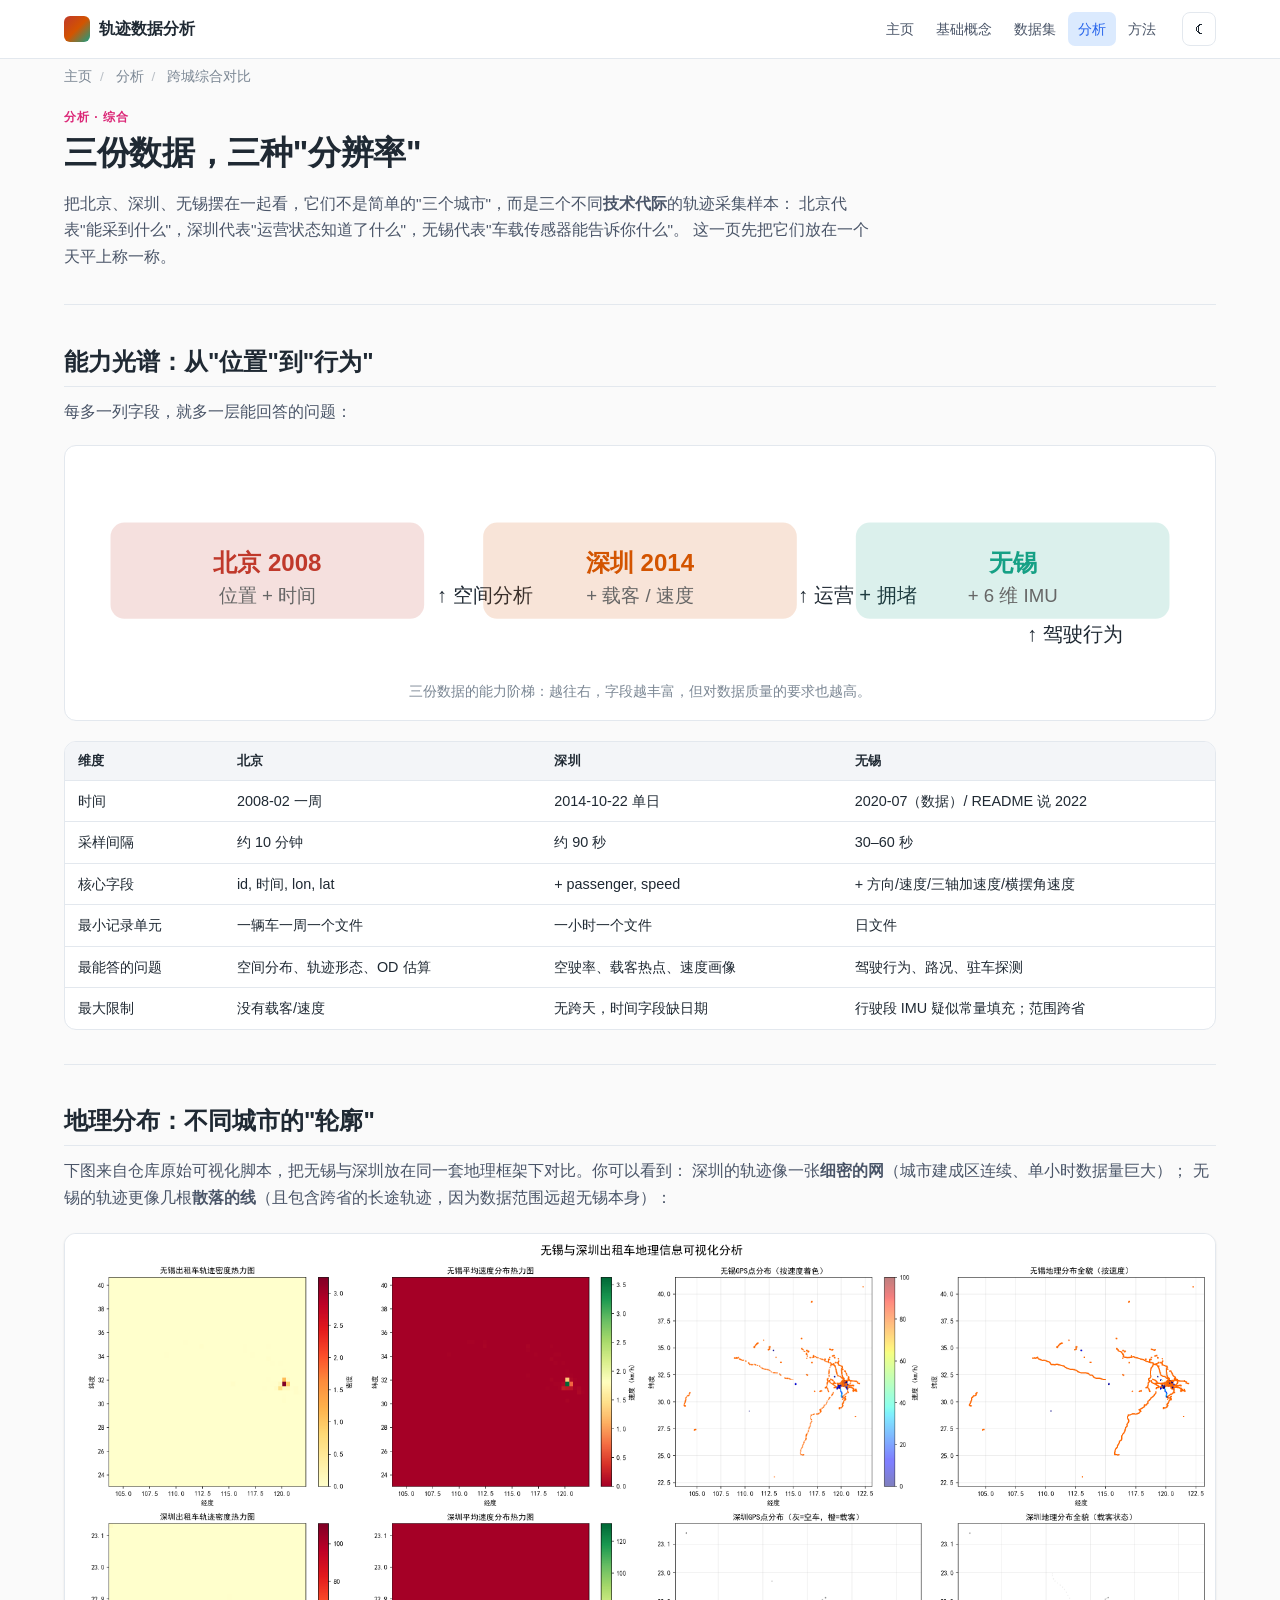
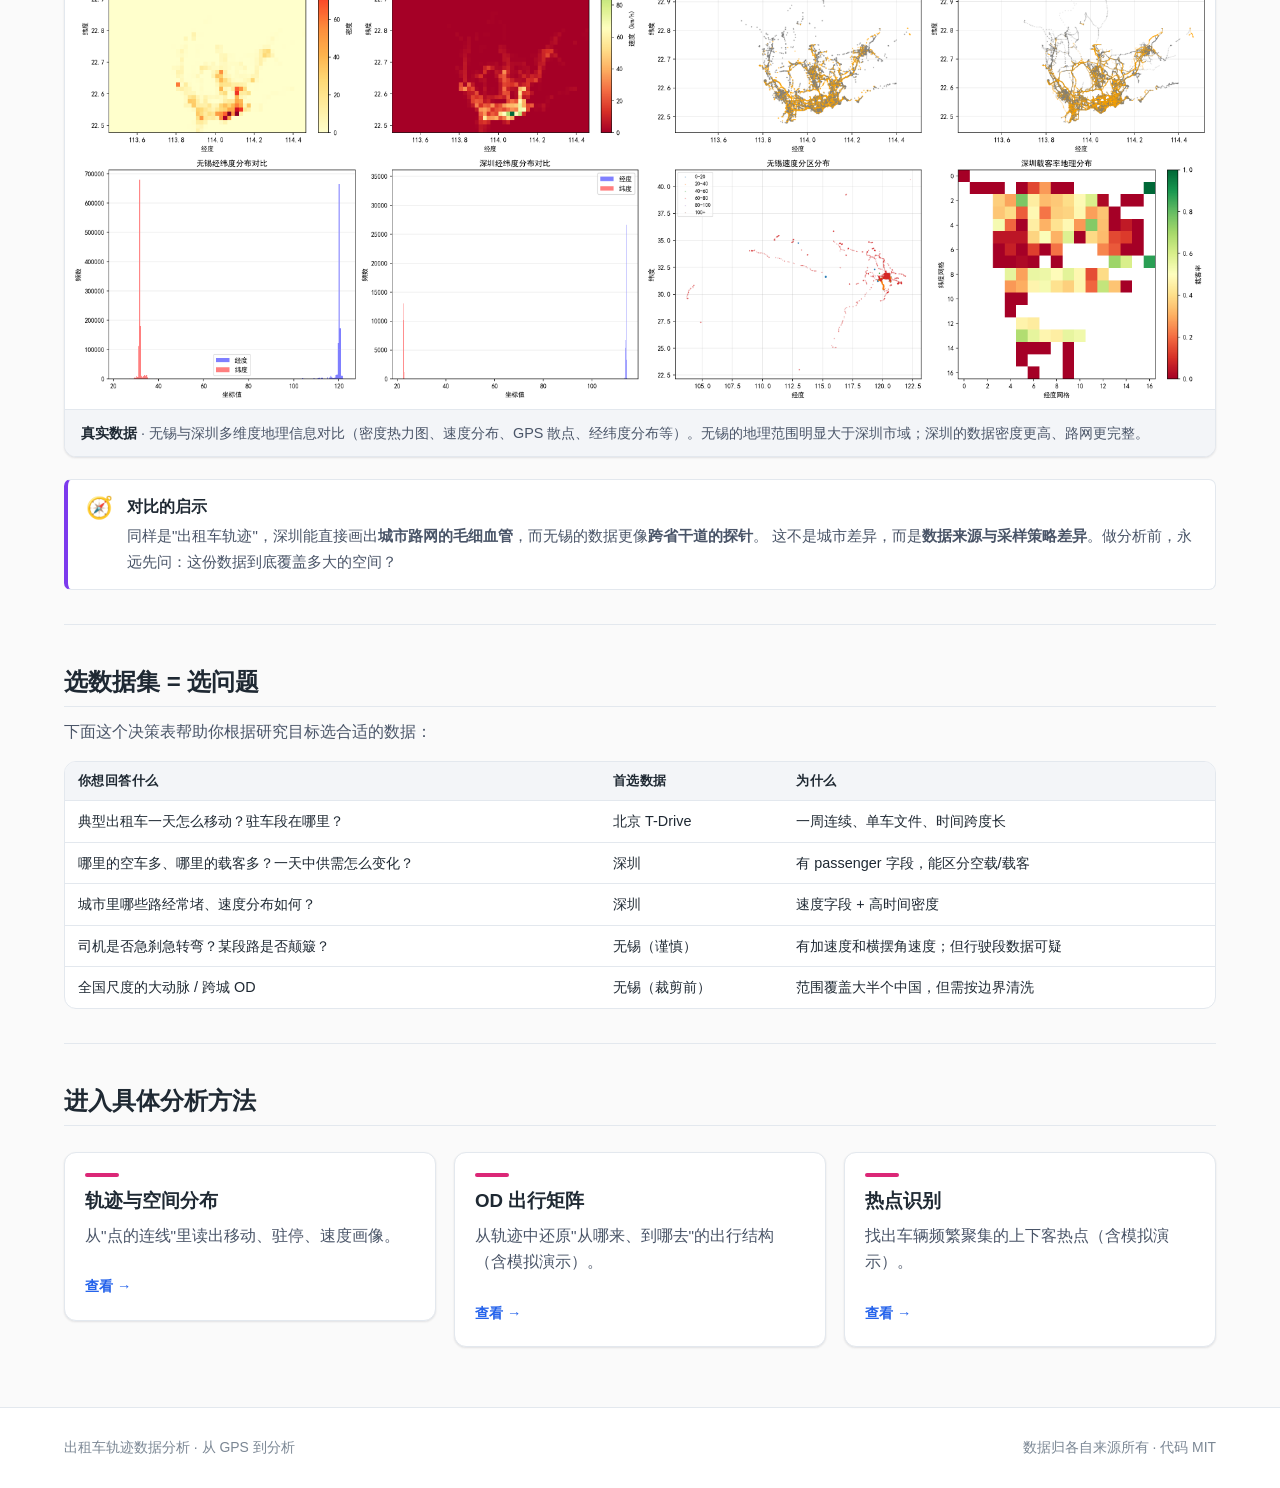
<file: analysis/overview.html>
<!DOCTYPE html>
<html lang="zh-CN">
<head>
<meta charset="UTF-8" />
<meta name="viewport" content="width=device-width, initial-scale=1.0" />
<title>跨城综合对比 · 分析</title>
<meta name="description" content="北京、深圳、无锡三城出租车轨迹数据对比：采样间隔、字段能力、空间覆盖与各自适合回答的问题。" />
<link rel="stylesheet" href="../assets/css/style.css" />
<link rel="icon" href="data:image/svg+xml,%3Csvg xmlns='http://www.w3.org/2000/svg' viewBox='0 0 32 32'%3E%3Crect width='32' height='32' rx='6' fill='%23db2777'/%3E%3Ctext x='16' y='22' font-size='18' text-anchor='middle' fill='white' font-family='Arial' font-weight='bold'%3E分%3C/text%3E%3C/svg%3E" />
</head>
<body>

<header class="site-header">
  <div class="container">
    <nav class="nav" aria-label="主导航">
      <a class="brand" href="../index.html"><span class="brand-mark" aria-hidden="true"></span><span>轨迹数据分析</span></a>
      <div class="nav-links">
        <a href="../index.html">主页</a>
        <a href="../guide/gps.html">基础概念</a>
        <a href="../index.html#datasets">数据集</a>
        <a href="./overview.html">分析</a>
        <a href="../methodology/pipeline.html">方法</a>
      </div>
      <button class="theme-toggle" aria-label="切换主题">☾</button>
    </nav>
  </div>
</header>

<main>
  <div class="container">

    <div class="crumbs">
      <a href="../index.html">主页</a><span class="sep">/</span>
      <a href="./overview.html">分析</a><span class="sep">/</span>
      <span>跨城综合对比</span>
    </div>

    <span class="section-eyebrow" style="color:var(--analysis);">分析 · 综合</span>
    <h1>三份数据，三种"分辨率"</h1>
    <p style="max-width:820px;">
      把北京、深圳、无锡摆在一起看，它们不是简单的"三个城市"，而是三个不同<b>技术代际</b>的轨迹采集样本：
      北京代表"能采到什么"，深圳代表"运营状态知道了什么"，无锡代表"车载传感器能告诉你什么"。
      这一页先把它们放在一个天平上称一称。
    </p>

    <hr/>

    <h2 id="spectrum">能力光谱：从"位置"到"行为"</h2>
    <p>每多一列字段，就多一层能回答的问题：</p>

    <div class="diagram">
      <svg viewBox="0 0 720 130" role="img" aria-label="三城数据能力光谱">
        <rect x="20" y="40" width="200" height="60" rx="8" fill="#c0392b" opacity="0.15" stroke="#c0392b" stroke-width="2"/>
        <text x="120" y="70" text-anchor="middle" font-weight="bold" fill="#c0392b">北京 2008</text>
        <text x="120" y="90" text-anchor="middle" font-size="12" fill="#666">位置 + 时间</text>
        <text x="260" y="90" text-anchor="middle" font-size="13" fill="#1f2933">↑ 空间分析</text>

        <rect x="260" y="40" width="200" height="60" rx="8" fill="#d35400" opacity="0.15" stroke="#d35400" stroke-width="2"/>
        <text x="360" y="70" text-anchor="middle" font-weight="bold" fill="#d35400">深圳 2014</text>
        <text x="360" y="90" text-anchor="middle" font-size="12" fill="#666">+ 载客 / 速度</text>
        <text x="500" y="90" text-anchor="middle" font-size="13" fill="#1f2933">↑ 运营 + 拥堵</text>

        <rect x="500" y="40" width="200" height="60" rx="8" fill="#16a085" opacity="0.15" stroke="#16a085" stroke-width="2"/>
        <text x="600" y="70" text-anchor="middle" font-weight="bold" fill="#16a085">无锡</text>
        <text x="600" y="90" text-anchor="middle" font-size="12" fill="#666">+ 6 维 IMU</text>
        <text x="640" y="115" text-anchor="middle" font-size="13" fill="#1f2933">↑ 驾驶行为</text>
      </svg>
      <div class="caption">三份数据的能力阶梯：越往右，字段越丰富，但对数据质量的要求也越高。</div>
    </div>

    <div class="table-wrap">
      <table>
        <thead><tr><th>维度</th><th>北京</th><th>深圳</th><th>无锡</th></tr></thead>
        <tbody>
          <tr><td>时间</td><td>2008-02 一周</td><td>2014-10-22 单日</td><td>2020-07（数据）/ README 说 2022</td></tr>
          <tr><td>采样间隔</td><td>约 10 分钟</td><td>约 90 秒</td><td>30–60 秒</td></tr>
          <tr><td>核心字段</td><td>id, 时间, lon, lat</td><td>+ passenger, speed</td><td>+ 方向/速度/三轴加速度/横摆角速度</td></tr>
          <tr><td>最小记录单元</td><td>一辆车一周一个文件</td><td>一小时一个文件</td><td>日文件</td></tr>
          <tr><td>最能答的问题</td><td>空间分布、轨迹形态、OD 估算</td><td>空驶率、载客热点、速度画像</td><td>驾驶行为、路况、驻车探测</td></tr>
          <tr><td>最大限制</td><td>没有载客/速度</td><td>无跨天，时间字段缺日期</td><td>行驶段 IMU 疑似常量填充；范围跨省</td></tr>
        </tbody>
      </table>
    </div>

    <hr/>

    <h2 id="geocompare">地理分布：不同城市的"轮廓"</h2>
    <p>
      下图来自仓库原始可视化脚本，把无锡与深圳放在同一套地理框架下对比。你可以看到：
      深圳的轨迹像一张<b>细密的网</b>（城市建成区连续、单小时数据量巨大）；
      无锡的轨迹更像几根<b>散落的线</b>（且包含跨省的长途轨迹，因为数据范围远超无锡本身）：
    </p>
    <figure class="figure">
      <div class="frame"><img src="../assets/img/geo-comparison.png" alt="无锡与深圳出租车地理信息可视化分析对比" /></div>
      <figcaption><strong>真实数据</strong> · 无锡与深圳多维度地理信息对比（密度热力图、速度分布、GPS 散点、经纬度分布等）。无锡的地理范围明显大于深圳市域；深圳的数据密度更高、路网更完整。</figcaption>
    </figure>

    <div class="concept">
      <span class="icon">🧭</span>
      <div>
        <strong>对比的启示</strong>
        <p>同样是"出租车轨迹"，深圳能直接画出<b>城市路网的毛细血管</b>，而无锡的数据更像<b>跨省干道的探针</b>。
        这不是城市差异，而是<b>数据来源与采样策略差异</b>。做分析前，永远先问：这份数据到底覆盖多大的空间？</p>
      </div>
    </div>

    <hr/>

    <h2 id="choosing">选数据集 = 选问题</h2>
    <p>下面这个决策表帮助你根据研究目标选合适的数据：</p>
    <div class="table-wrap">
      <table>
        <thead><tr><th>你想回答什么</th><th>首选数据</th><th>为什么</th></tr></thead>
        <tbody>
          <tr><td>典型出租车一天怎么移动？驻车段在哪里？</td><td>北京 T-Drive</td><td>一周连续、单车文件、时间跨度长</td></tr>
          <tr><td>哪里的空车多、哪里的载客多？一天中供需怎么变化？</td><td>深圳</td><td>有 passenger 字段，能区分空载/载客</td></tr>
          <tr><td>城市里哪些路经常堵、速度分布如何？</td><td>深圳</td><td>速度字段 + 高时间密度</td></tr>
          <tr><td>司机是否急刹急转弯？某段路是否颠簸？</td><td>无锡（谨慎）</td><td>有加速度和横摆角速度；但行驶段数据可疑</td></tr>
          <tr><td>全国尺度的大动脉 / 跨城 OD</td><td>无锡（裁剪前）</td><td>范围覆盖大半个中国，但需按边界清洗</td></tr>
        </tbody>
      </table>
    </div>

    <hr/>

    <h2 id="next">进入具体分析方法</h2>
    <div class="grid grid-3">
      <a class="card-link" href="./trajectory.html">
        <div class="card analysis"><div class="accent-bar"></div>
          <h3>轨迹与空间分布</h3>
          <p>从"点的连线"里读出移动、驻停、速度画像。</p>
          <span class="arrow">查看 →</span>
        </div>
      </a>
      <a class="card-link" href="./od.html">
        <div class="card analysis"><div class="accent-bar"></div>
          <h3>OD 出行矩阵</h3>
          <p>从轨迹中还原"从哪来、到哪去"的出行结构（含模拟演示）。</p>
          <span class="arrow">查看 →</span>
        </div>
      </a>
      <a class="card-link" href="./hotspot.html">
        <div class="card analysis"><div class="accent-bar"></div>
          <h3>热点识别</h3>
          <p>找出车辆频繁聚集的上下客热点（含模拟演示）。</p>
          <span class="arrow">查看 →</span>
        </div>
      </a>
    </div>

  </div>
</main>

<footer class="site-footer">
  <div class="container"><div class="row">
    <div>出租车轨迹数据分析 · 从 GPS 到分析</div>
    <div>数据归各自来源所有 · 代码 MIT</div>
  </div></div>
</footer>

<button class="to-top" aria-label="返回顶部">↑</button>
<script src="../assets/js/main.js"></script>
</body>
</html>
</file>
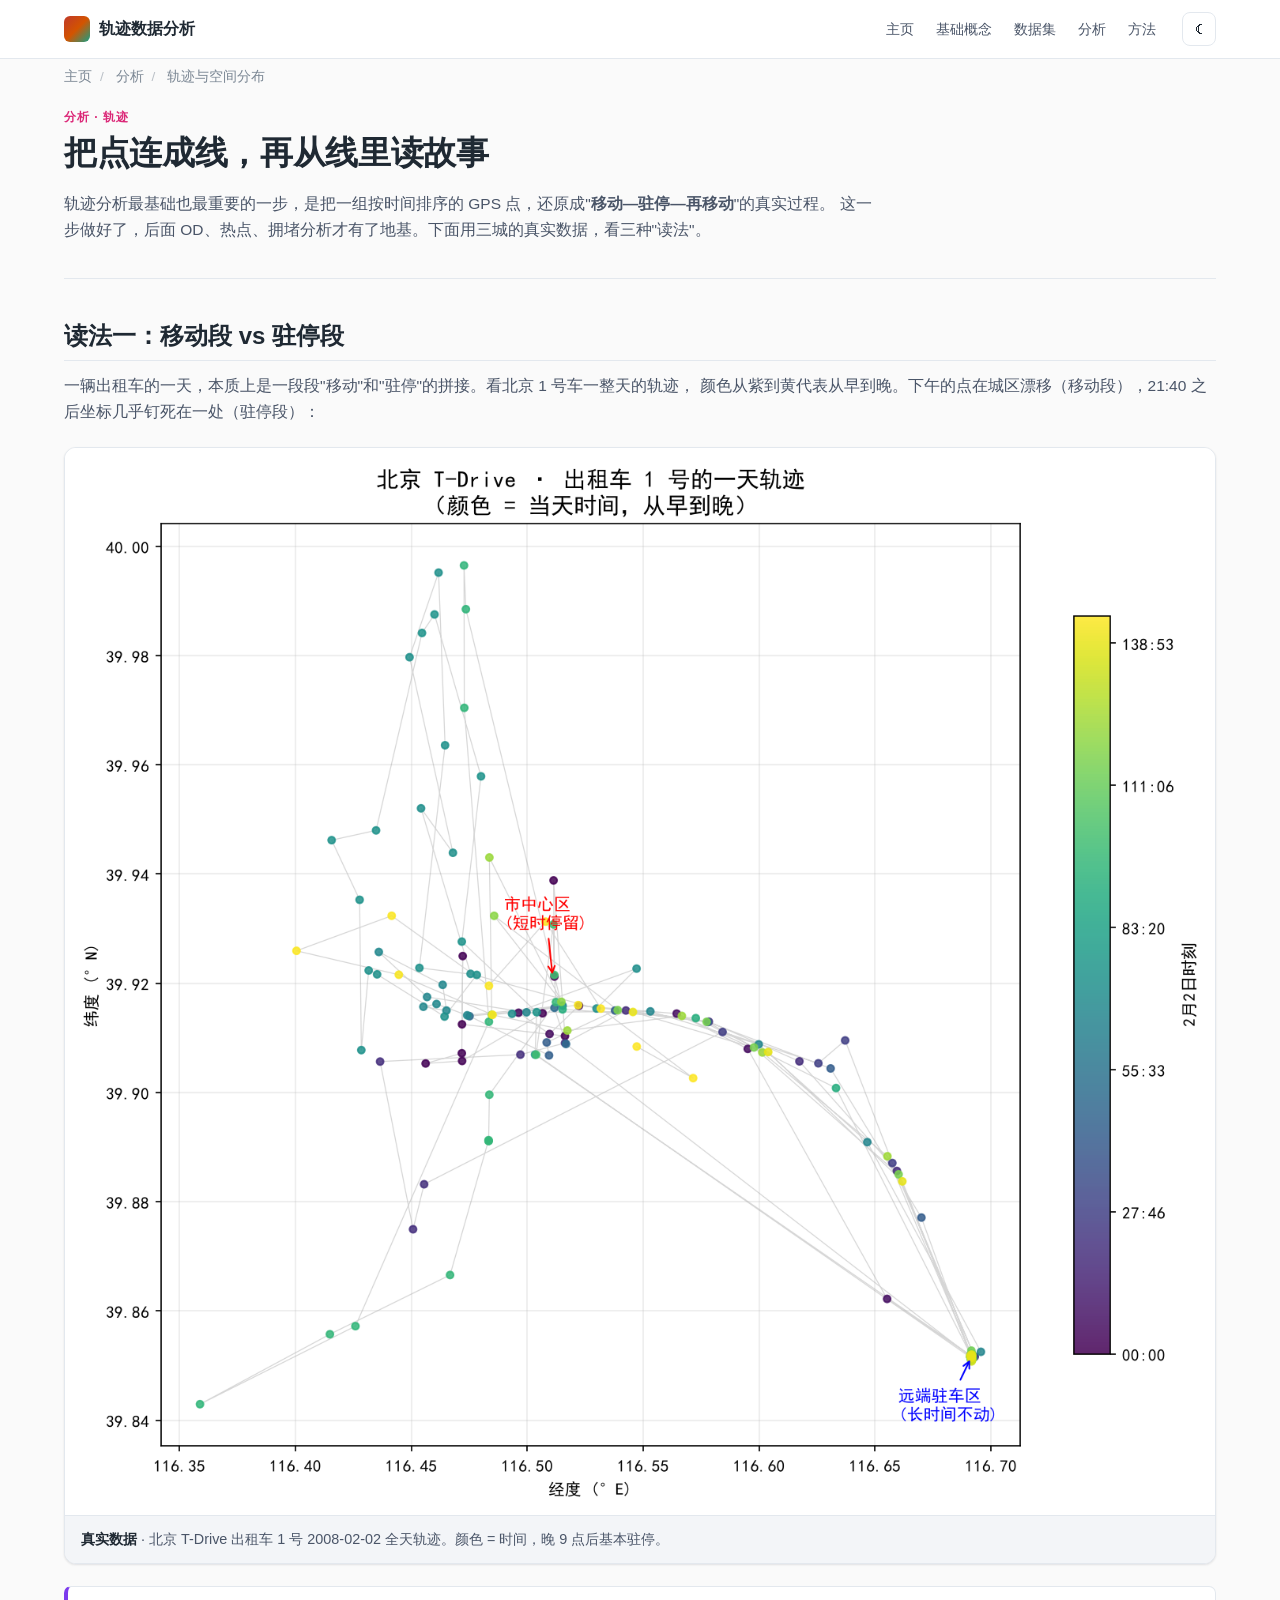
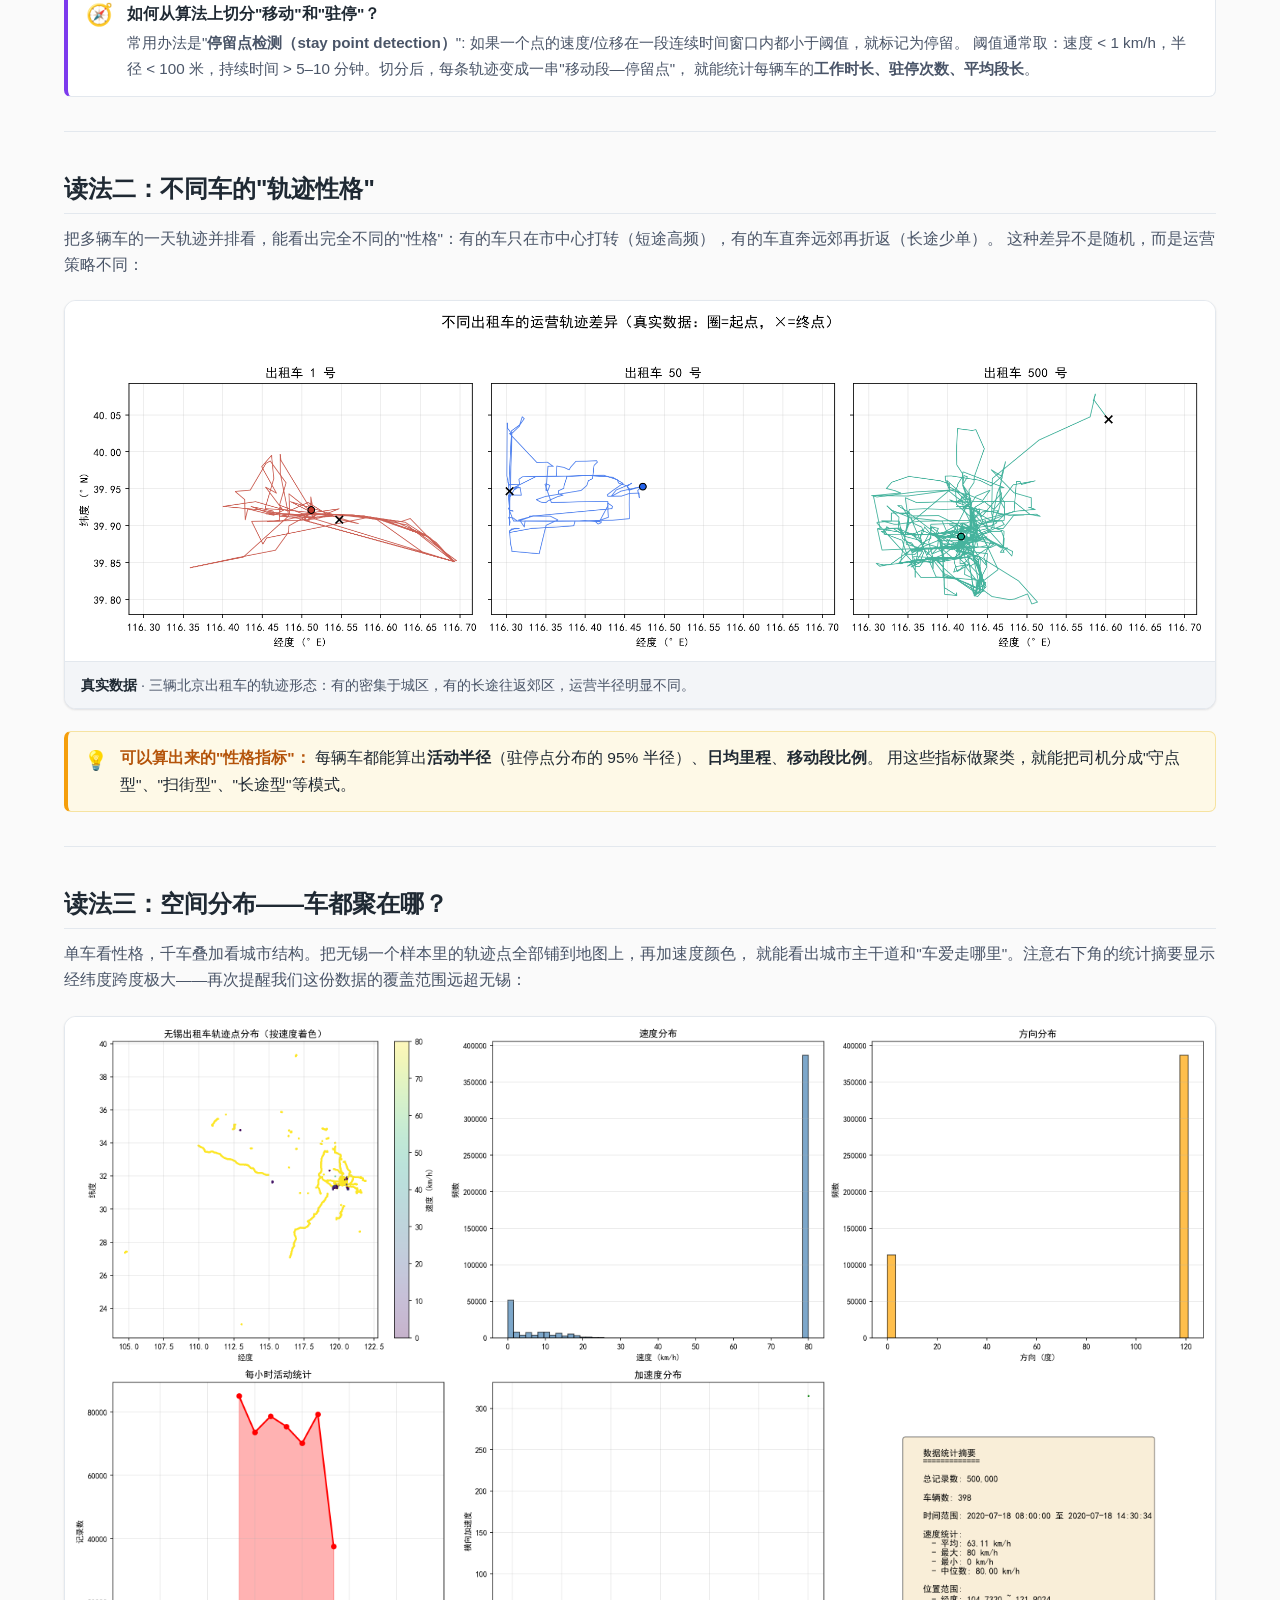
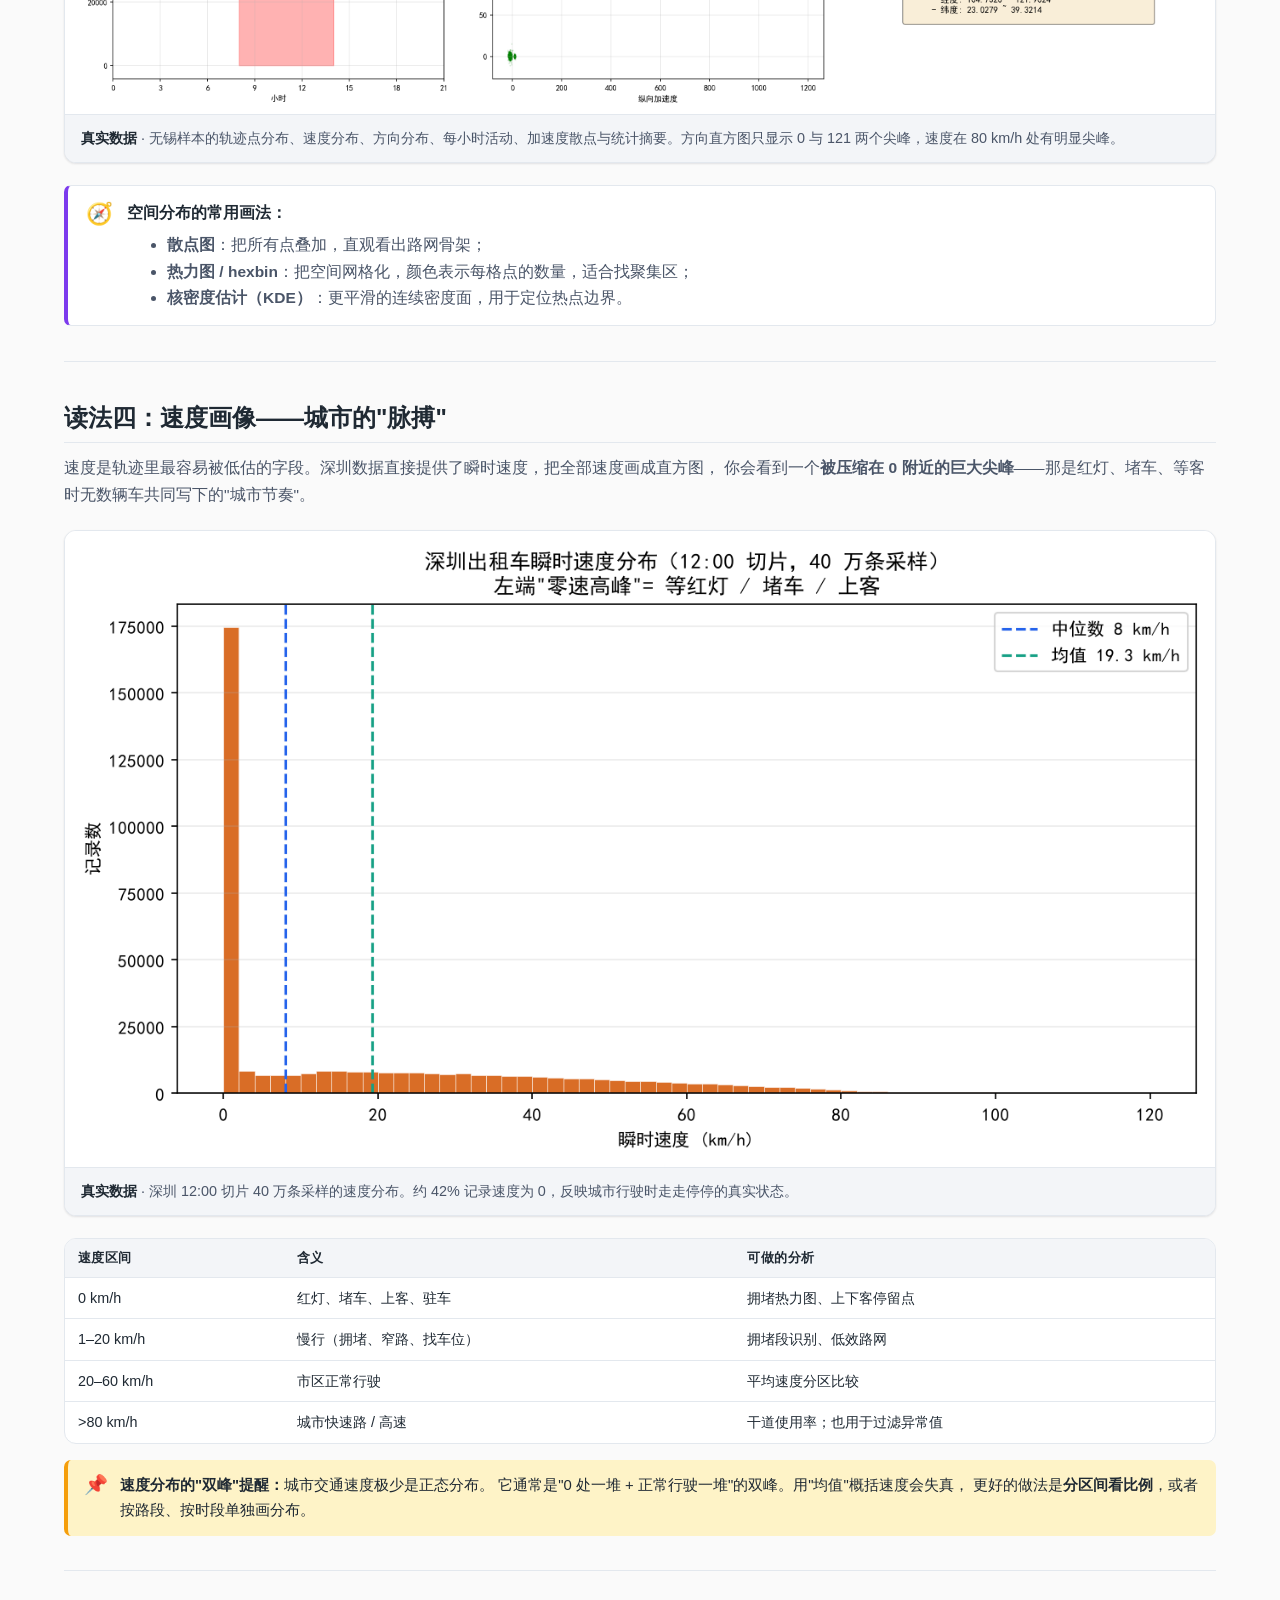
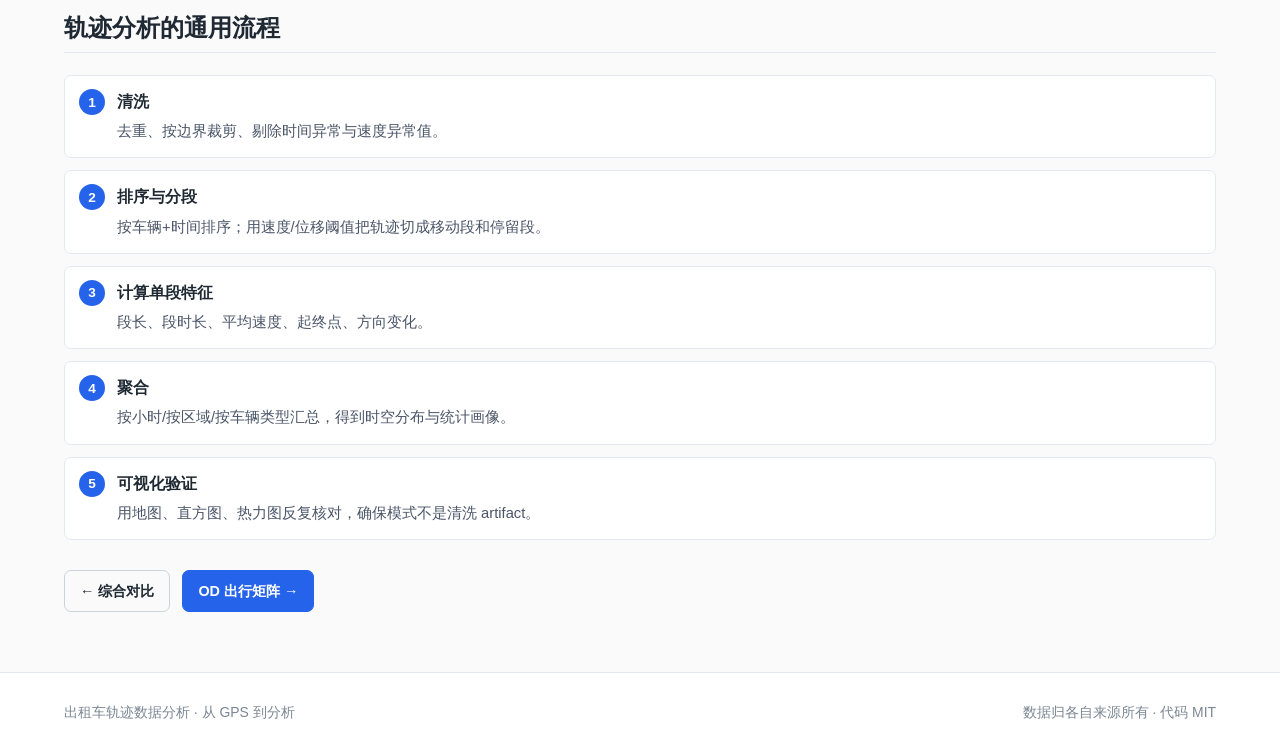
<file: analysis/trajectory.html>
<!DOCTYPE html>
<html lang="zh-CN">
<head>
<meta charset="UTF-8" />
<meta name="viewport" content="width=device-width, initial-scale=1.0" />
<title>轨迹与空间分布 · 分析</title>
<meta name="description" content="轨迹分析方法：如何把 GPS 点序列还原成移动-驻停模式、速度画像与空间分布。结合北京、深圳、无锡真实数据示例。" />
<link rel="stylesheet" href="../assets/css/style.css" />
<link rel="icon" href="data:image/svg+xml,%3Csvg xmlns='http://www.w3.org/2000/svg' viewBox='0 0 32 32'%3E%3Crect width='32' height='32' rx='6' fill='%23db2777'/%3E%3Ctext x='16' y='22' font-size='18' text-anchor='middle' fill='white' font-family='Arial' font-weight='bold'%3E轨%3C/text%3E%3C/svg%3E" />
</head>
<body>

<header class="site-header">
  <div class="container">
    <nav class="nav" aria-label="主导航">
      <a class="brand" href="../index.html"><span class="brand-mark" aria-hidden="true"></span><span>轨迹数据分析</span></a>
      <div class="nav-links">
        <a href="../index.html">主页</a>
        <a href="../guide/gps.html">基础概念</a>
        <a href="../index.html#datasets">数据集</a>
        <a href="./overview.html">分析</a>
        <a href="../methodology/pipeline.html">方法</a>
      </div>
      <button class="theme-toggle" aria-label="切换主题">☾</button>
    </nav>
  </div>
</header>

<main>
  <div class="container">

    <div class="crumbs">
      <a href="../index.html">主页</a><span class="sep">/</span>
      <a href="./overview.html">分析</a><span class="sep">/</span>
      <span>轨迹与空间分布</span>
    </div>

    <span class="section-eyebrow" style="color:var(--analysis);">分析 · 轨迹</span>
    <h1>把点连成线，再从线里读故事</h1>
    <p style="max-width:820px;">
      轨迹分析最基础也最重要的一步，是把一组按时间排序的 GPS 点，还原成"<b>移动—驻停—再移动</b>"的真实过程。
      这一步做好了，后面 OD、热点、拥堵分析才有了地基。下面用三城的真实数据，看三种"读法"。
    </p>

    <hr/>

    <h2 id="segment">读法一：移动段 vs 驻停段</h2>
    <p>
      一辆出租车的一天，本质上是一段段"移动"和"驻停"的拼接。看北京 1 号车一整天的轨迹，
      颜色从紫到黄代表从早到晚。下午的点在城区漂移（移动段），21:40 之后坐标几乎钉死在一处（驻停段）：
    </p>
    <figure class="figure">
      <div class="frame"><img src="../assets/img/beijing-track-day.png" alt="北京出租车 1 号全天轨迹" /></div>
      <figcaption><strong>真实数据</strong> · 北京 T-Drive 出租车 1 号 2008-02-02 全天轨迹。颜色 = 时间，晚 9 点后基本驻停。</figcaption>
    </figure>

    <div class="concept">
      <span class="icon">🧭</span>
      <div>
        <strong>如何从算法上切分"移动"和"驻停"？</strong>
        <p>常用办法是"<b>停留点检测（stay point detection）</b>": 如果一个点的速度/位移在一段连续时间窗口内都小于阈值，就标记为停留。
        阈值通常取：速度 &lt; 1 km/h，半径 &lt; 100 米，持续时间 &gt; 5–10 分钟。切分后，每条轨迹变成一串"移动段—停留点"，
        就能统计每辆车的<b>工作时长、驻停次数、平均段长</b>。</p>
      </div>
    </div>

    <hr/>

    <h2 id="shape">读法二：不同车的"轨迹性格"</h2>
    <p>
      把多辆车的一天轨迹并排看，能看出完全不同的"性格"：有的车只在市中心打转（短途高频），有的车直奔远郊再折返（长途少单）。
      这种差异不是随机，而是运营策略不同：
    </p>
    <figure class="figure">
      <div class="frame"><img src="../assets/img/beijing-multi-track.png" alt="北京三辆出租车轨迹对比" /></div>
      <figcaption><strong>真实数据</strong> · 三辆北京出租车的轨迹形态：有的密集于城区，有的长途往返郊区，运营半径明显不同。</figcaption>
    </figure>

    <div class="why">
      <span class="icon">💡</span>
      <div>
        <strong>可以算出来的"性格指标"：</strong>
        每辆车都能算出<b>活动半径</b>（驻停点分布的 95% 半径）、<b>日均里程</b>、<b>移动段比例</b>。
        用这些指标做聚类，就能把司机分成"守点型"、"扫街型"、"长途型"等模式。
      </div>
    </div>

    <hr/>

    <h2 id="space">读法三：空间分布——车都聚在哪？</h2>
    <p>
      单车看性格，千车叠加看城市结构。把无锡一个样本里的轨迹点全部铺到地图上，再加速度颜色，
      就能看出城市主干道和"车爱走哪里"。注意右下角的统计摘要显示经纬度跨度极大——再次提醒我们这份数据的覆盖范围远超无锡：
    </p>
    <figure class="figure">
      <div class="frame"><img src="../assets/img/wuxi-trajectory.png" alt="无锡轨迹点分布、速度、方向、加速度综合" /></div>
      <figcaption><strong>真实数据</strong> · 无锡样本的轨迹点分布、速度分布、方向分布、每小时活动、加速度散点与统计摘要。方向直方图只显示 0 与 121 两个尖峰，速度在 80 km/h 处有明显尖峰。</figcaption>
    </figure>

    <div class="concept">
      <span class="icon">🧭</span>
      <div>
        <strong>空间分布的常用画法：</strong>
        <ul style="margin:.4em 0 0;">
          <li><b>散点图</b>：把所有点叠加，直观看出路网骨架；</li>
          <li><b>热力图 / hexbin</b>：把空间网格化，颜色表示每格点的数量，适合找聚集区；</li>
          <li><b>核密度估计（KDE）</b>：更平滑的连续密度面，用于定位热点边界。</li>
        </ul>
      </div>
    </div>

    <hr/>

    <h2 id="speed">读法四：速度画像——城市的"脉搏"</h2>
    <p>
      速度是轨迹里最容易被低估的字段。深圳数据直接提供了瞬时速度，把全部速度画成直方图，
      你会看到一个<b>被压缩在 0 附近的巨大尖峰</b>——那是红灯、堵车、等客时无数辆车共同写下的"城市节奏"。
    </p>
    <figure class="figure">
      <div class="frame"><img src="../assets/img/shenzhen-speed-dist.png" alt="深圳出租车瞬时速度分布" /></div>
      <figcaption><strong>真实数据</strong> · 深圳 12:00 切片 40 万条采样的速度分布。约 42% 记录速度为 0，反映城市行驶时走走停停的真实状态。</figcaption>
    </figure>

    <div class="table-wrap">
      <table>
        <thead><tr><th>速度区间</th><th>含义</th><th>可做的分析</th></tr></thead>
        <tbody>
          <tr><td>0 km/h</td><td>红灯、堵车、上客、驻车</td><td>拥堵热力图、上下客停留点</td></tr>
          <tr><td>1–20 km/h</td><td>慢行（拥堵、窄路、找车位）</td><td>拥堵段识别、低效路网</td></tr>
          <tr><td>20–60 km/h</td><td>市区正常行驶</td><td>平均速度分区比较</td></tr>
          <tr><td>&gt;80 km/h</td><td>城市快速路 / 高速</td><td>干道使用率；也用于过滤异常值</td></tr>
        </tbody>
      </table>
    </div>

    <div class="callout note">
      <span class="icon">📌</span>
      <div>
        <strong>速度分布的"双峰"提醒：</strong>城市交通速度极少是正态分布。
        它通常是"0 处一堆 + 正常行驶一堆"的双峰。用"均值"概括速度会失真，
        更好的做法是<b>分区间看比例</b>，或者按路段、按时段单独画分布。
      </div>
    </div>

    <hr/>

    <h2 id="summary">轨迹分析的通用流程</h2>
    <ol class="steps">
      <li><b>清洗</b><p>去重、按边界裁剪、剔除时间异常与速度异常值。</p></li>
      <li><b>排序与分段</b><p>按车辆+时间排序；用速度/位移阈值把轨迹切成移动段和停留段。</p></li>
      <li><b>计算单段特征</b><p>段长、段时长、平均速度、起终点、方向变化。</p></li>
      <li><b>聚合</b><p>按小时/按区域/按车辆类型汇总，得到时空分布与统计画像。</p></li>
      <li><b>可视化验证</b><p>用地图、直方图、热力图反复核对，确保模式不是清洗 artifact。</p></li>
    </ol>

    <div style="display:flex;gap:12px;flex-wrap:wrap;margin:30px 0;">
      <a class="btn ghost" href="./overview.html">← 综合对比</a>
      <a class="btn" href="./od.html">OD 出行矩阵 →</a>
    </div>

  </div>
</main>

<footer class="site-footer">
  <div class="container"><div class="row">
    <div>出租车轨迹数据分析 · 从 GPS 到分析</div>
    <div>数据归各自来源所有 · 代码 MIT</div>
  </div></div>
</footer>

<button class="to-top" aria-label="返回顶部">↑</button>
<script src="../assets/js/main.js"></script>
</body>
</html>
</file>
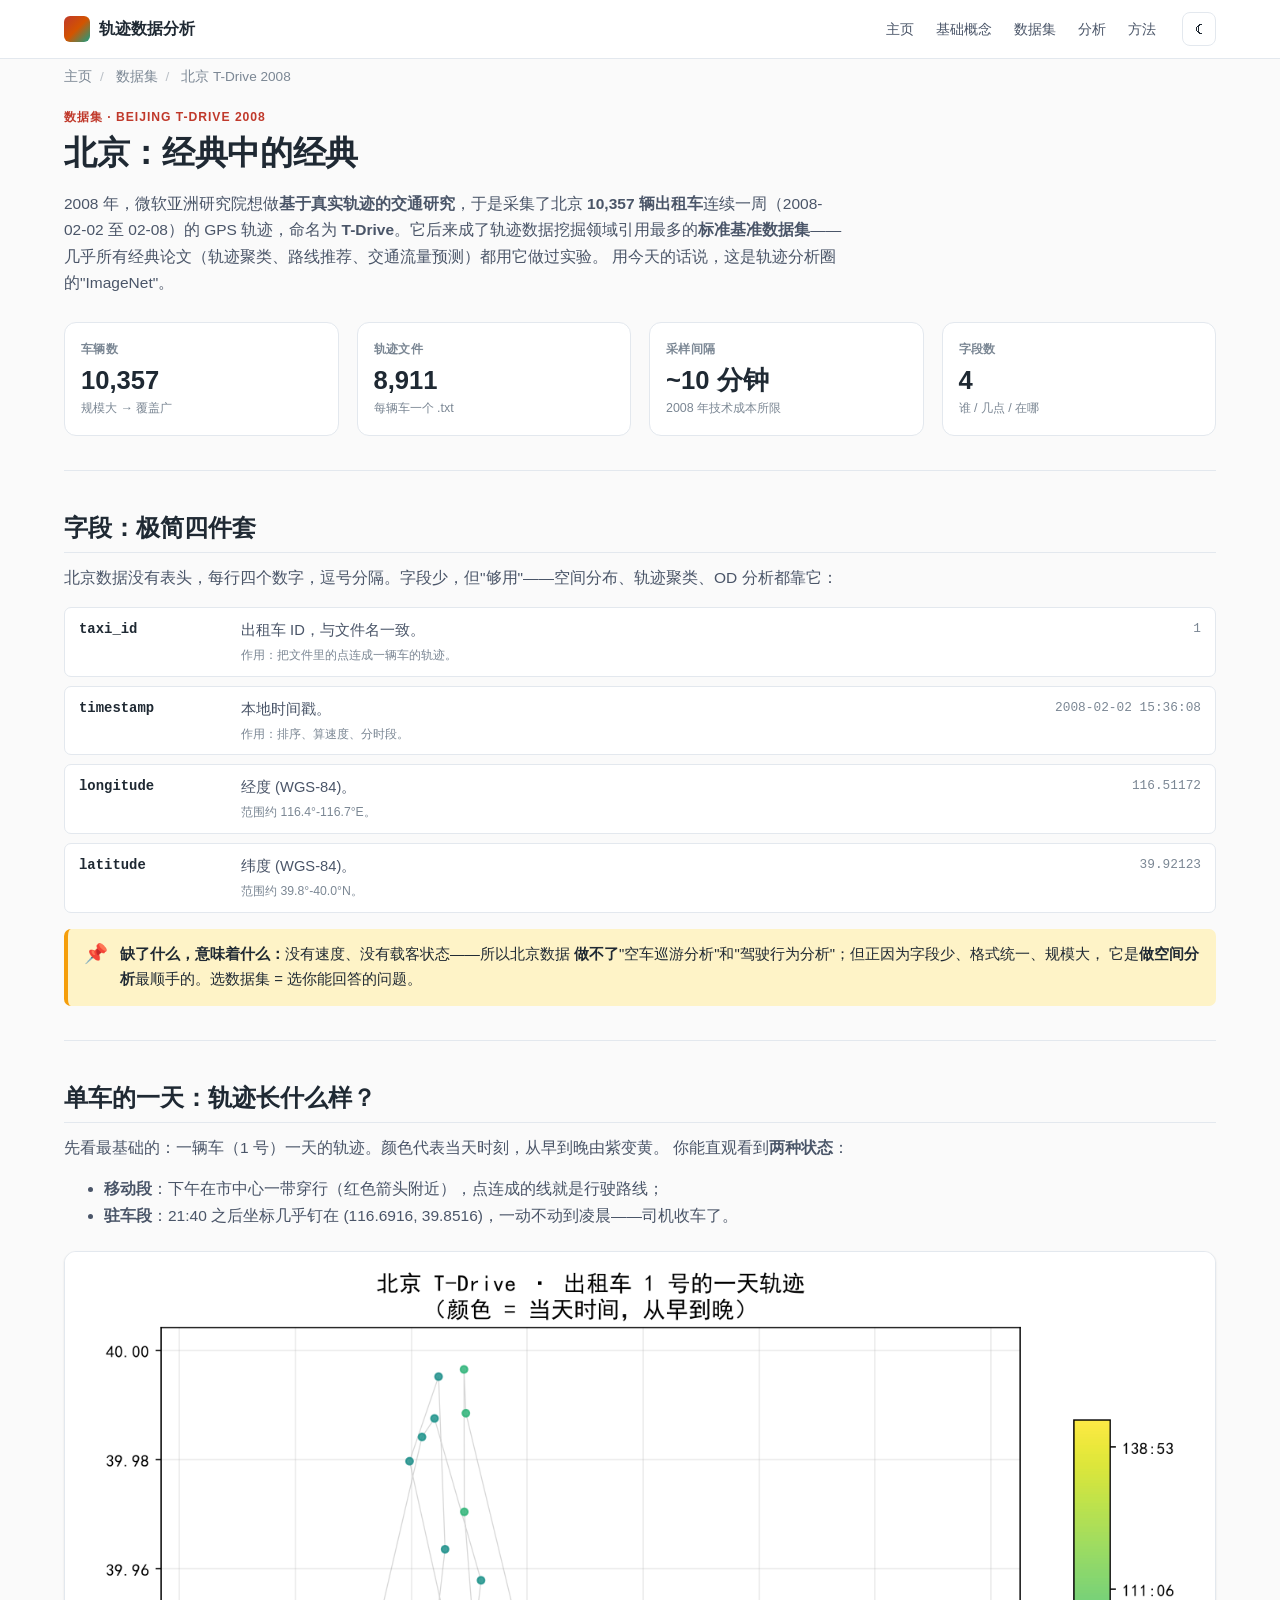
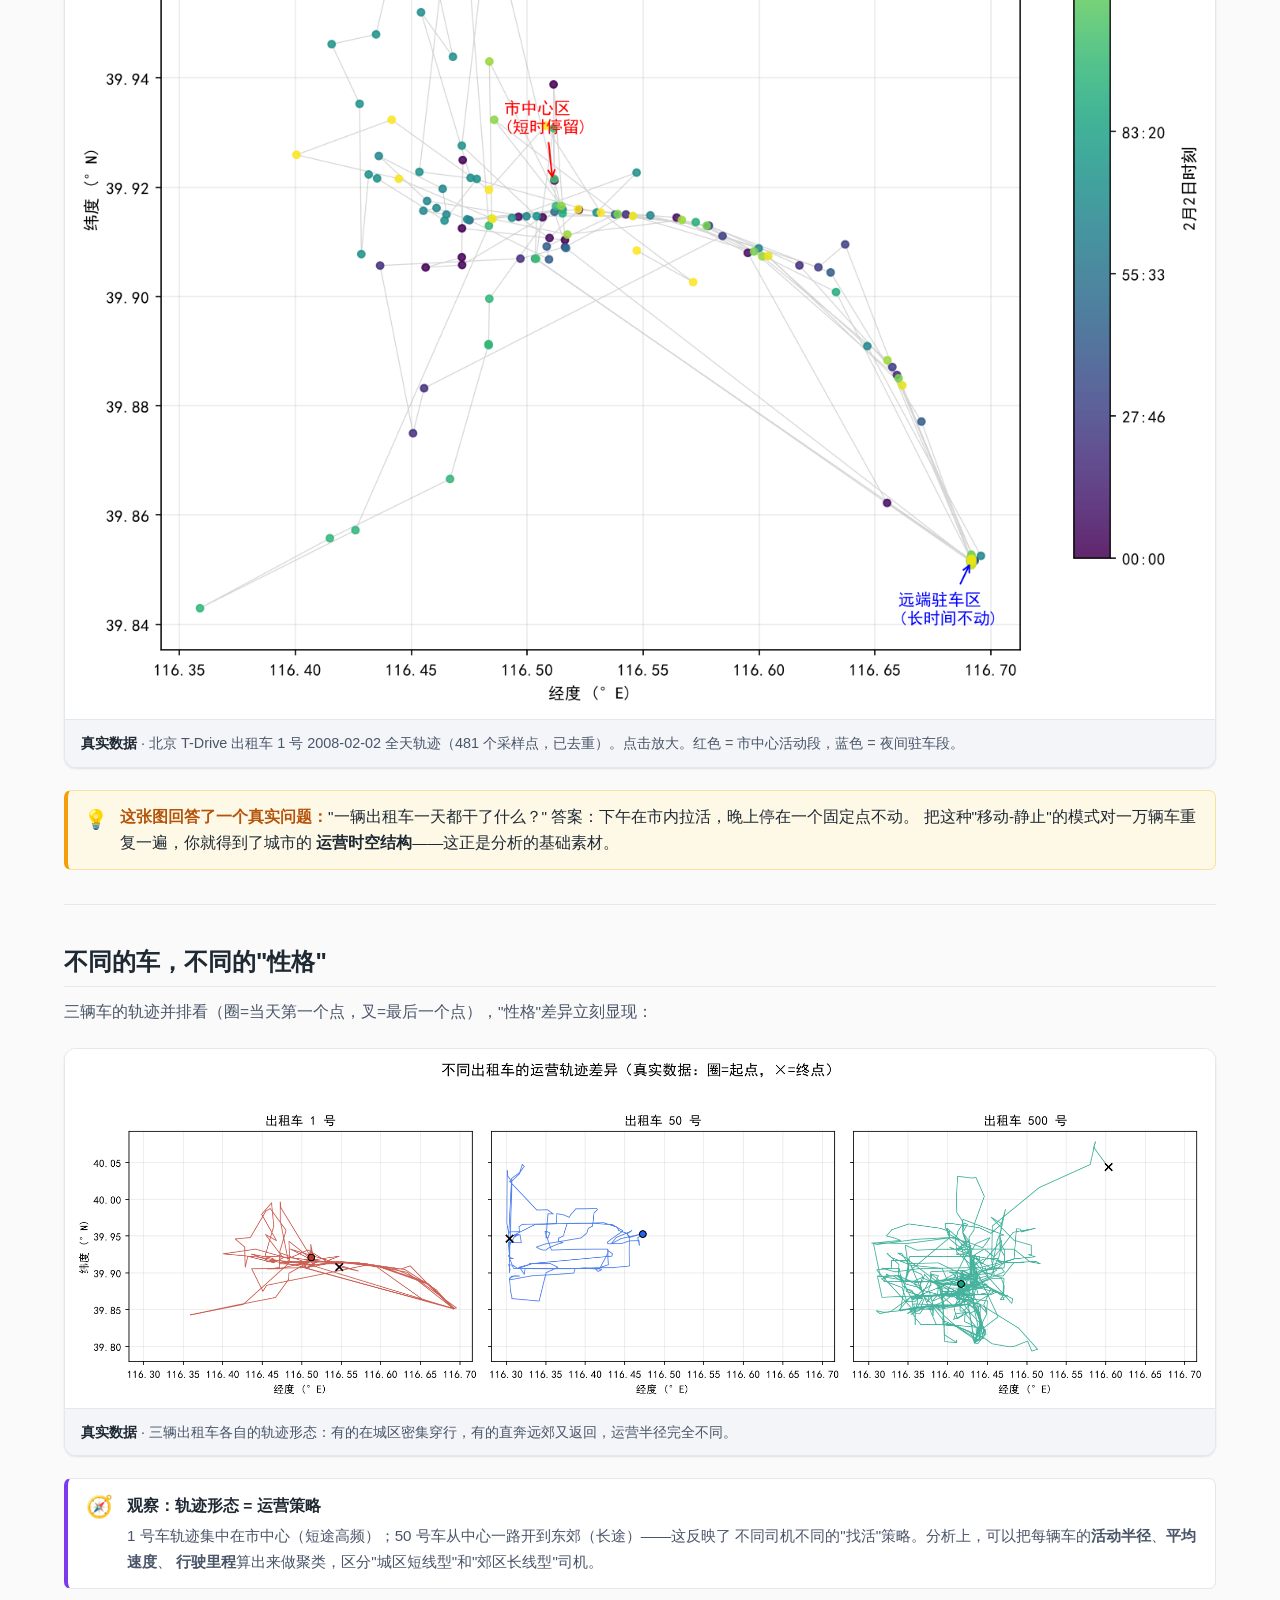
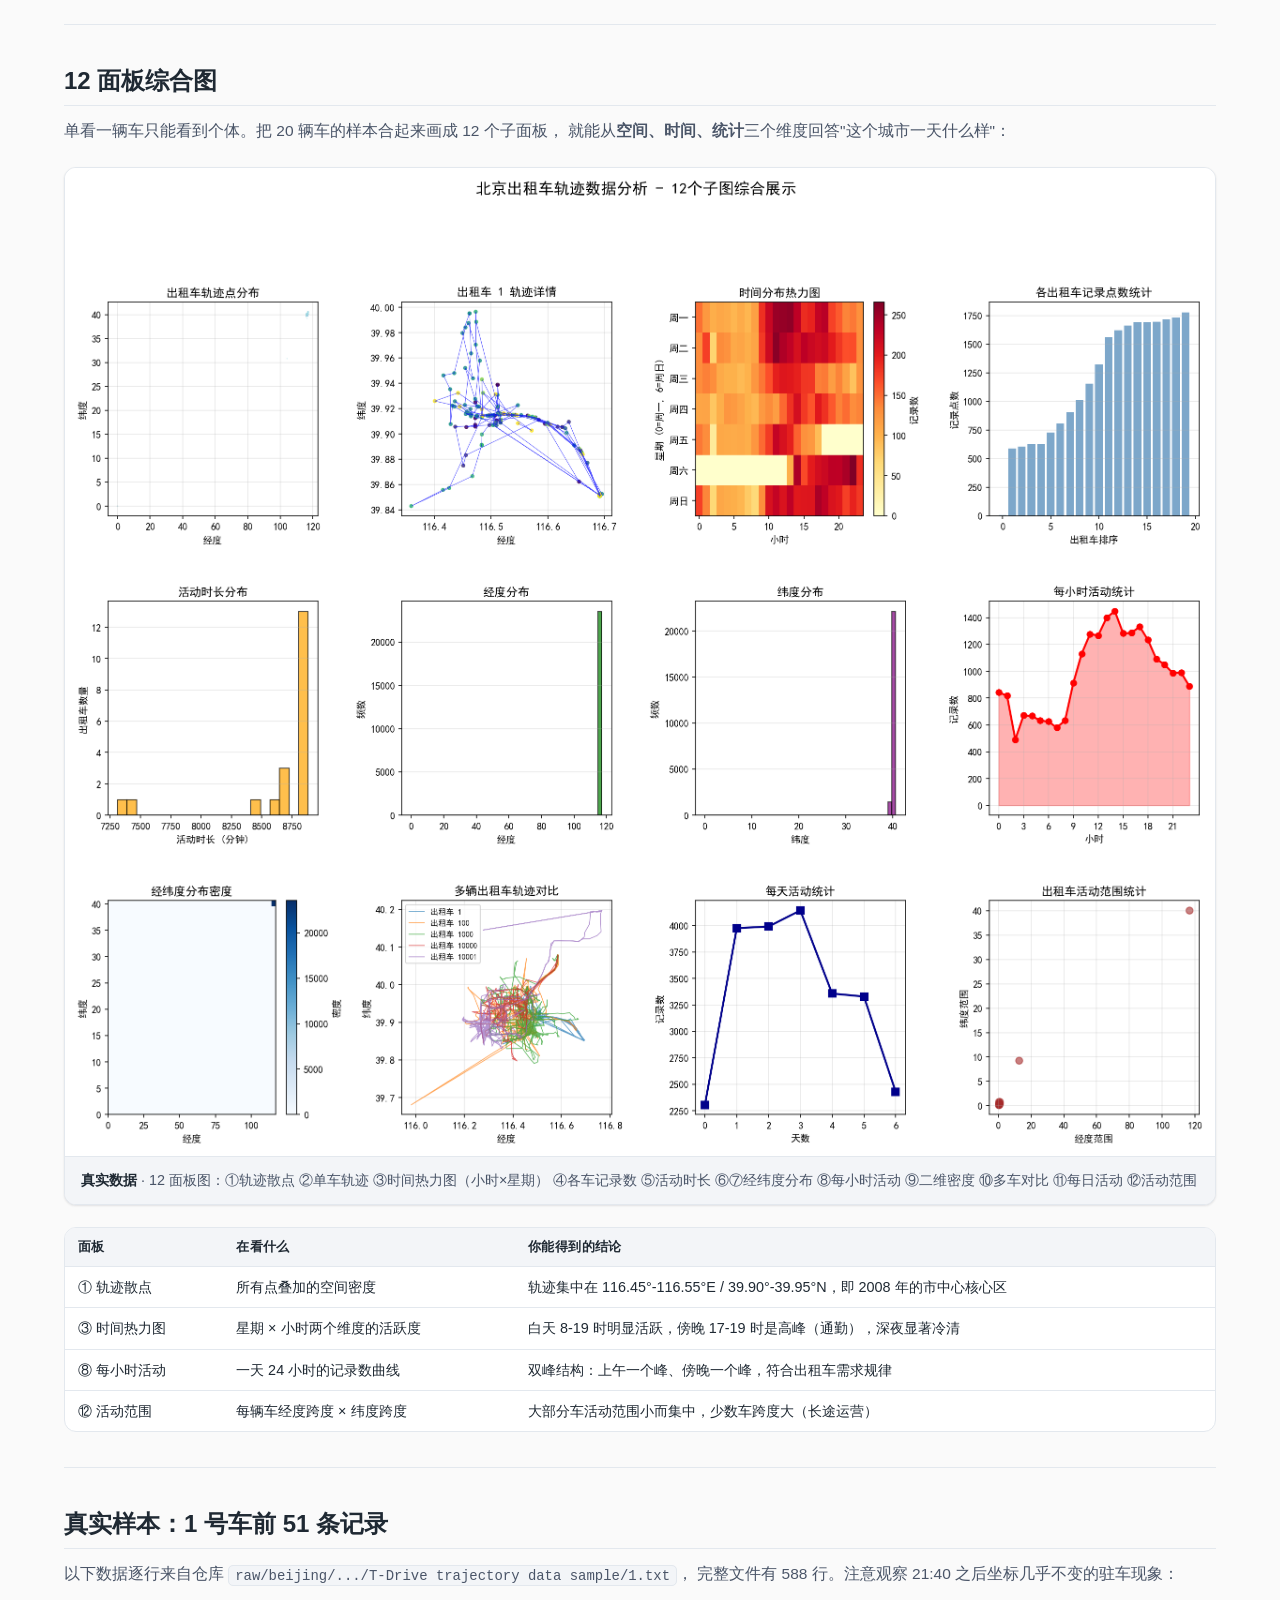
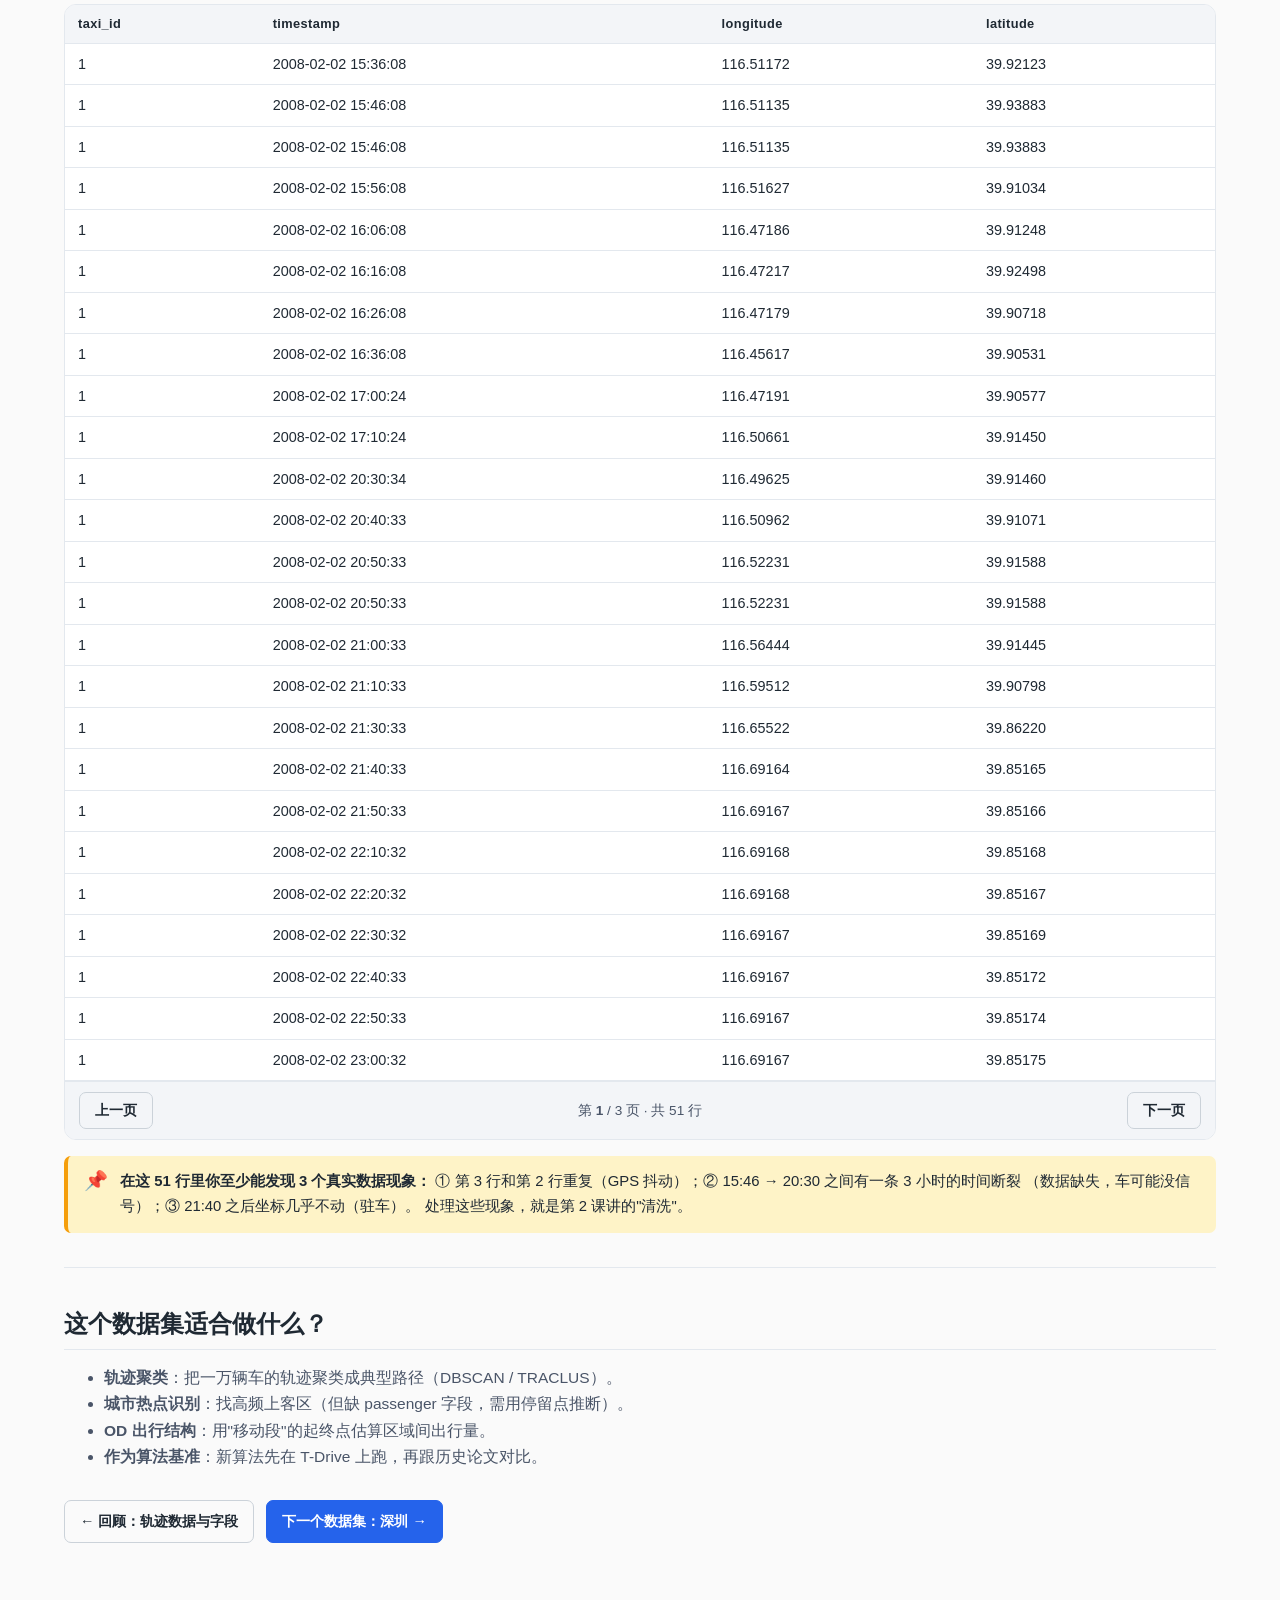
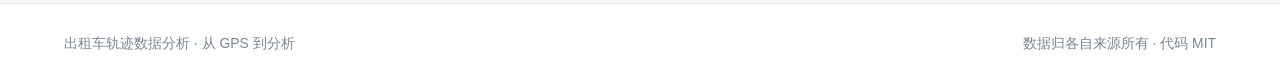
<file: datasets/beijing.html>
<!DOCTYPE html>
<html lang="zh-CN">
<head>
<meta charset="UTF-8" />
<meta name="viewport" content="width=device-width, initial-scale=1.0" />
<title>北京 T-Drive 2008 · 数据集</title>
<meta name="description" content="北京 T-Drive 数据集详解：背景、字段、真实样本、单车全天轨迹、多车对比、12 面板分析图。" />
<link rel="stylesheet" href="../assets/css/style.css" />
<link rel="icon" href="data:image/svg+xml,%3Csvg xmlns='http://www.w3.org/2000/svg' viewBox='0 0 32 32'%3E%3Crect width='32' height='32' rx='6' fill='%23c0392b'/%3E%3Ctext x='16' y='22' font-size='18' text-anchor='middle' fill='white' font-family='Arial' font-weight='bold'%3E%E5%8C%97%3C/text%3E%3C/svg%3E" />
</head>
<body>

<header class="site-header">
  <div class="container">
    <nav class="nav" aria-label="主导航">
      <a class="brand" href="../index.html"><span class="brand-mark" aria-hidden="true"></span><span>轨迹数据分析</span></a>
      <div class="nav-links">
        <a href="../index.html">主页</a>
        <a href="../guide/gps.html">基础概念</a>
        <a href="../index.html#datasets">数据集</a>
        <a href="../analysis/overview.html">分析</a>
        <a href="../methodology/pipeline.html">方法</a>
      </div>
      <button class="theme-toggle" aria-label="切换主题">☾</button>
    </nav>
  </div>
</header>

<main>
  <div class="container">

    <div class="crumbs">
      <a href="../index.html">主页</a><span class="sep">/</span>
      <a href="../index.html#datasets">数据集</a><span class="sep">/</span>
      <span>北京 T-Drive 2008</span>
    </div>

    <span class="section-eyebrow" style="color:var(--beijing);">数据集 · Beijing T-Drive 2008</span>
    <h1>北京：经典中的经典</h1>
    <p style="max-width:780px;">
      2008 年，微软亚洲研究院想做<b>基于真实轨迹的交通研究</b>，于是采集了北京
      <strong>10,357 辆出租车</strong>连续一周（2008-02-02 至 02-08）的 GPS 轨迹，命名为
      <b>T-Drive</b>。它后来成了轨迹数据挖掘领域引用最多的<b>标准基准数据集</b>——
      几乎所有经典论文（轨迹聚类、路线推荐、交通流量预测）都用它做过实验。
      用今天的话说，这是轨迹分析圈的"ImageNet"。
    </p>

    <div class="grid grid-4">
      <div class="stat-card"><div class="label">车辆数</div><div class="value">10,357</div><div class="hint">规模大 → 覆盖广</div></div>
      <div class="stat-card"><div class="label">轨迹文件</div><div class="value">8,911</div><div class="hint">每辆车一个 .txt</div></div>
      <div class="stat-card"><div class="label">采样间隔</div><div class="value">~10 分钟</div><div class="hint">2008 年技术成本所限</div></div>
      <div class="stat-card"><div class="label">字段数</div><div class="value">4</div><div class="hint">谁 / 几点 / 在哪</div></div>
    </div>

    <hr/>

    <h2 id="fields">字段：极简四件套</h2>
    <p>北京数据没有表头，每行四个数字，逗号分隔。字段少，但"够用"——空间分布、轨迹聚类、OD 分析都靠它：</p>
    <ul class="field-list">
      <li><span class="name">taxi_id</span><span class="desc">出租车 ID，与文件名一致。<small>作用：把文件里的点连成一辆车的轨迹。</small></span><span class="example">1</span></li>
      <li><span class="name">timestamp</span><span class="desc">本地时间戳。<small>作用：排序、算速度、分时段。</small></span><span class="example">2008-02-02 15:36:08</span></li>
      <li><span class="name">longitude</span><span class="desc">经度 (WGS-84)。<small>范围约 116.4°-116.7°E。</small></span><span class="example">116.51172</span></li>
      <li><span class="name">latitude</span><span class="desc">纬度 (WGS-84)。<small>范围约 39.8°-40.0°N。</small></span><span class="example">39.92123</span></li>
    </ul>
    <div class="callout note">
      <span class="icon">📌</span>
      <div>
        <strong>缺了什么，意味着什么：</strong>没有速度、没有载客状态——所以北京数据
        <b>做不了</b>"空车巡游分析"和"驾驶行为分析"；但正因为字段少、格式统一、规模大，
        它是<b>做空间分析</b>最顺手的。选数据集 = 选你能回答的问题。
      </div>
    </div>

    <hr/>

    <h2 id="track">单车的一天：轨迹长什么样？</h2>
    <p>
      先看最基础的：一辆车（1 号）一天的轨迹。颜色代表当天时刻，从早到晚由紫变黄。
      你能直观看到<b>两种状态</b>：
    </p>
    <ul>
      <li><strong>移动段</strong>：下午在市中心一带穿行（红色箭头附近），点连成的线就是行驶路线；</li>
      <li><strong>驻车段</strong>：21:40 之后坐标几乎钉在 (116.6916, 39.8516)，一动不动到凌晨——司机收车了。</li>
    </ul>

    <figure class="figure">
      <div class="frame"><img src="../assets/img/beijing-track-day.png" alt="北京出租车 1 号一天轨迹，颜色代表时间" /></div>
      <figcaption><strong>真实数据</strong> · 北京 T-Drive 出租车 1 号 2008-02-02 全天轨迹（481 个采样点，已去重）。点击放大。红色 = 市中心活动段，蓝色 = 夜间驻车段。</figcaption>
    </figure>

    <div class="why">
      <span class="icon">💡</span>
      <div>
        <strong>这张图回答了一个真实问题：</strong>"一辆出租车一天都干了什么？"
        答案：下午在市内拉活，晚上停在一个固定点不动。
        把这种"移动-静止"的模式对一万辆车重复一遍，你就得到了城市的
        <b>运营时空结构</b>——这正是分析的基础素材。
      </div>
    </div>

    <hr/>

    <h2 id="multi">不同的车，不同的"性格"</h2>
    <p>三辆车的轨迹并排看（圈=当天第一个点，叉=最后一个点），"性格"差异立刻显现：</p>
    <figure class="figure">
      <div class="frame"><img src="../assets/img/beijing-multi-track.png" alt="三辆北京出租车轨迹对比" /></div>
      <figcaption><strong>真实数据</strong> · 三辆出租车各自的轨迹形态：有的在城区密集穿行，有的直奔远郊又返回，运营半径完全不同。</figcaption>
    </figure>
    <div class="concept">
      <span class="icon">🧭</span>
      <div>
        <strong>观察：轨迹形态 = 运营策略</strong>
        <p>1 号车轨迹集中在市中心（短途高频）；50 号车从中心一路开到东郊（长途）——这反映了
        不同司机不同的"找活"策略。分析上，可以把每辆车的<b>活动半径</b>、<b>平均速度</b>、
        <b>行驶里程</b>算出来做聚类，区分"城区短线型"和"郊区长线型"司机。</p>
      </div>
    </div>

    <hr/>

    <h2 id="panels">12 面板综合图</h2>
    <p>
      单看一辆车只能看到个体。把 20 辆车的样本合起来画成 12 个子面板，
      就能从<b>空间、时间、统计</b>三个维度回答"这个城市一天什么样"：
    </p>
    <figure class="figure">
      <div class="frame"><img src="../assets/img/beijing-analysis.png" alt="北京出租车 12 面板综合分析图" /></div>
      <figcaption><strong>真实数据</strong> · 12 面板图：①轨迹散点 ②单车轨迹 ③时间热力图（小时×星期） ④各车记录数 ⑤活动时长 ⑥⑦经纬度分布 ⑧每小时活动 ⑨二维密度 ⑩多车对比 ⑪每日活动 ⑫活动范围</figcaption>
    </figure>

    <div class="table-wrap">
      <table>
        <thead><tr><th>面板</th><th>在看什么</th><th>你能得到的结论</th></tr></thead>
        <tbody>
          <tr><td>① 轨迹散点</td><td>所有点叠加的空间密度</td><td>轨迹集中在 116.45°-116.55°E / 39.90°-39.95°N，即 2008 年的市中心核心区</td></tr>
          <tr><td>③ 时间热力图</td><td>星期 × 小时两个维度的活跃度</td><td>白天 8-19 时明显活跃，傍晚 17-19 时是高峰（通勤），深夜显著冷清</td></tr>
          <tr><td>⑧ 每小时活动</td><td>一天 24 小时的记录数曲线</td><td>双峰结构：上午一个峰、傍晚一个峰，符合出租车需求规律</td></tr>
          <tr><td>⑫ 活动范围</td><td>每辆车经度跨度 × 纬度跨度</td><td>大部分车活动范围小而集中，少数车跨度大（长途运营）</td></tr>
        </tbody>
      </table>
    </div>

    <hr/>

    <h2 id="sample">真实样本：1 号车前 51 条记录</h2>
    <p>以下数据逐行来自仓库 <code>raw/beijing/.../T-Drive trajectory data sample/1.txt</code>，
    完整文件有 588 行。注意观察 21:40 之后坐标几乎不变的驻车现象：</p>

    <div class="table-wrap">
      <table data-page-size="25">
        <thead><tr><th>taxi_id</th><th>timestamp</th><th>longitude</th><th>latitude</th></tr></thead>
        <tbody>
          <tr><td>1</td><td>2008-02-02 15:36:08</td><td>116.51172</td><td>39.92123</td></tr>
          <tr><td>1</td><td>2008-02-02 15:46:08</td><td>116.51135</td><td>39.93883</td></tr>
          <tr><td>1</td><td>2008-02-02 15:46:08</td><td>116.51135</td><td>39.93883</td></tr>
          <tr><td>1</td><td>2008-02-02 15:56:08</td><td>116.51627</td><td>39.91034</td></tr>
          <tr><td>1</td><td>2008-02-02 16:06:08</td><td>116.47186</td><td>39.91248</td></tr>
          <tr><td>1</td><td>2008-02-02 16:16:08</td><td>116.47217</td><td>39.92498</td></tr>
          <tr><td>1</td><td>2008-02-02 16:26:08</td><td>116.47179</td><td>39.90718</td></tr>
          <tr><td>1</td><td>2008-02-02 16:36:08</td><td>116.45617</td><td>39.90531</td></tr>
          <tr><td>1</td><td>2008-02-02 17:00:24</td><td>116.47191</td><td>39.90577</td></tr>
          <tr><td>1</td><td>2008-02-02 17:10:24</td><td>116.50661</td><td>39.91450</td></tr>
          <tr><td>1</td><td>2008-02-02 20:30:34</td><td>116.49625</td><td>39.91460</td></tr>
          <tr><td>1</td><td>2008-02-02 20:40:33</td><td>116.50962</td><td>39.91071</td></tr>
          <tr><td>1</td><td>2008-02-02 20:50:33</td><td>116.52231</td><td>39.91588</td></tr>
          <tr><td>1</td><td>2008-02-02 20:50:33</td><td>116.52231</td><td>39.91588</td></tr>
          <tr><td>1</td><td>2008-02-02 21:00:33</td><td>116.56444</td><td>39.91445</td></tr>
          <tr><td>1</td><td>2008-02-02 21:10:33</td><td>116.59512</td><td>39.90798</td></tr>
          <tr><td>1</td><td>2008-02-02 21:30:33</td><td>116.65522</td><td>39.86220</td></tr>
          <tr><td>1</td><td>2008-02-02 21:40:33</td><td>116.69164</td><td>39.85165</td></tr>
          <tr><td>1</td><td>2008-02-02 21:50:33</td><td>116.69167</td><td>39.85166</td></tr>
          <tr><td>1</td><td>2008-02-02 22:10:32</td><td>116.69168</td><td>39.85168</td></tr>
          <tr><td>1</td><td>2008-02-02 22:20:32</td><td>116.69168</td><td>39.85167</td></tr>
          <tr><td>1</td><td>2008-02-02 22:30:32</td><td>116.69167</td><td>39.85169</td></tr>
          <tr><td>1</td><td>2008-02-02 22:40:33</td><td>116.69167</td><td>39.85172</td></tr>
          <tr><td>1</td><td>2008-02-02 22:50:33</td><td>116.69167</td><td>39.85174</td></tr>
          <tr><td>1</td><td>2008-02-02 23:00:32</td><td>116.69167</td><td>39.85175</td></tr>
          <tr><td>1</td><td>2008-02-02 23:10:32</td><td>116.69167</td><td>39.85176</td></tr>
          <tr><td>1</td><td>2008-02-02 23:20:32</td><td>116.69172</td><td>39.85208</td></tr>
          <tr><td>1</td><td>2008-02-02 23:20:32</td><td>116.69172</td><td>39.85208</td></tr>
          <tr><td>1</td><td>2008-02-02 23:30:32</td><td>116.69172</td><td>39.85199</td></tr>
          <tr><td>1</td><td>2008-02-02 23:40:32</td><td>116.69171</td><td>39.85196</td></tr>
          <tr><td>1</td><td>2008-02-02 23:50:32</td><td>116.69171</td><td>39.85182</td></tr>
          <tr><td>1</td><td>2008-02-03 00:00:32</td><td>116.69171</td><td>39.85184</td></tr>
          <tr><td>1</td><td>2008-02-03 00:10:32</td><td>116.69170</td><td>39.85184</td></tr>
          <tr><td>1</td><td>2008-02-03 00:20:32</td><td>116.69170</td><td>39.85184</td></tr>
          <tr><td>1</td><td>2008-02-03 00:30:32</td><td>116.69168</td><td>39.85146</td></tr>
          <tr><td>1</td><td>2008-02-03 00:40:32</td><td>116.69172</td><td>39.85165</td></tr>
          <tr><td>1</td><td>2008-02-03 00:50:32</td><td>116.69176</td><td>39.85165</td></tr>
          <tr><td>1</td><td>2008-02-03 01:00:32</td><td>116.69168</td><td>39.85163</td></tr>
          <tr><td>1</td><td>2008-02-03 01:10:32</td><td>116.69166</td><td>39.85159</td></tr>
          <tr><td>1</td><td>2008-02-03 01:40:31</td><td>116.69164</td><td>39.85186</td></tr>
          <tr><td>1</td><td>2008-02-03 01:50:31</td><td>116.69167</td><td>39.85196</td></tr>
          <tr><td>1</td><td>2008-02-03 02:00:32</td><td>116.69167</td><td>39.85167</td></tr>
          <tr><td>1</td><td>2008-02-03 02:21:26</td><td>116.69176</td><td>39.85183</td></tr>
          <tr><td>1</td><td>2008-02-03 02:30:31</td><td>116.69173</td><td>39.85174</td></tr>
          <tr><td>1</td><td>2008-02-03 02:50:32</td><td>116.69172</td><td>39.85179</td></tr>
          <tr><td>1</td><td>2008-02-03 03:00:32</td><td>116.69171</td><td>39.85176</td></tr>
          <tr><td>1</td><td>2008-02-03 03:10:31</td><td>116.69170</td><td>39.85176</td></tr>
          <tr><td>1</td><td>2008-02-03 03:20:31</td><td>116.69164</td><td>39.85165</td></tr>
          <tr><td>1</td><td>2008-02-03 03:30:31</td><td>116.69155</td><td>39.85181</td></tr>
          <tr><td>1</td><td>2008-02-03 03:40:31</td><td>116.69158</td><td>39.85180</td></tr>
          <tr><td>1</td><td>2008-02-03 03:50:31</td><td>116.69156</td><td>39.85141</td></tr>
        </tbody>
      </table>
    </div>

    <div class="callout note">
      <span class="icon">📌</span>
      <div>
        <strong>在这 51 行里你至少能发现 3 个真实数据现象：</strong>
        ① 第 3 行和第 2 行重复（GPS 抖动）；② 15:46 → 20:30 之间有一条 3 小时的时间断裂
        （数据缺失，车可能没信号）；③ 21:40 之后坐标几乎不动（驻车）。
        处理这些现象，就是第 2 课讲的"清洗"。
      </div>
    </div>

    <hr/>

    <h2 id="next">这个数据集适合做什么？</h2>
    <ul>
      <li><strong>轨迹聚类</strong>：把一万辆车的轨迹聚类成典型路径（DBSCAN / TRACLUS）。</li>
      <li><strong>城市热点识别</strong>：找高频上客区（但缺 passenger 字段，需用停留点推断）。</li>
      <li><strong>OD 出行结构</strong>：用"移动段"的起终点估算区域间出行量。</li>
      <li><strong>作为算法基准</strong>：新算法先在 T-Drive 上跑，再跟历史论文对比。</li>
    </ul>

    <div style="display:flex;gap:12px;flex-wrap:wrap;margin:30px 0;">
      <a class="btn ghost" href="../guide/trajectory.html">← 回顾：轨迹数据与字段</a>
      <a class="btn" href="./shenzhen.html">下一个数据集：深圳 →</a>
    </div>

  </div>
</main>

<footer class="site-footer">
  <div class="container"><div class="row">
    <div>出租车轨迹数据分析 · 从 GPS 到分析</div>
    <div>数据归各自来源所有 · 代码 MIT</div>
  </div></div>
</footer>

<button class="to-top" aria-label="返回顶部">↑</button>
<script src="../assets/js/main.js"></script>
</body>
</html>
</file>
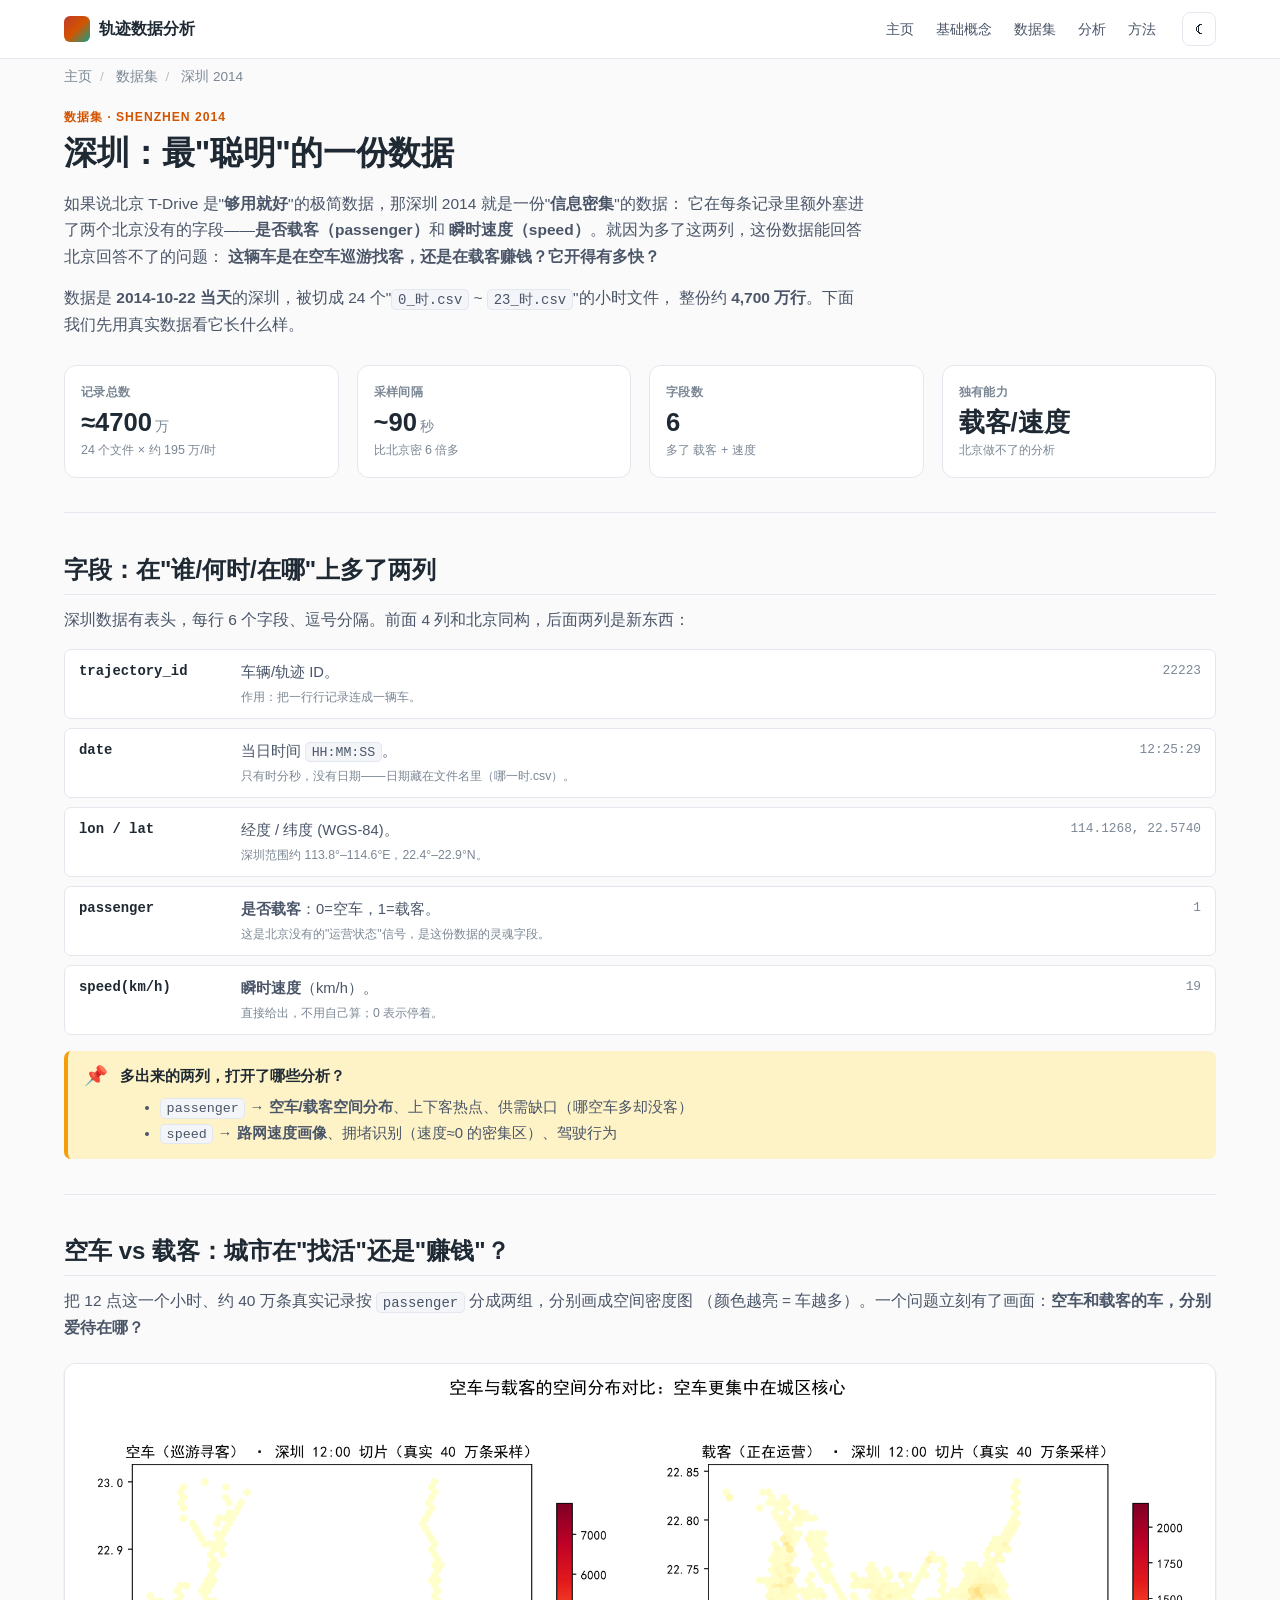
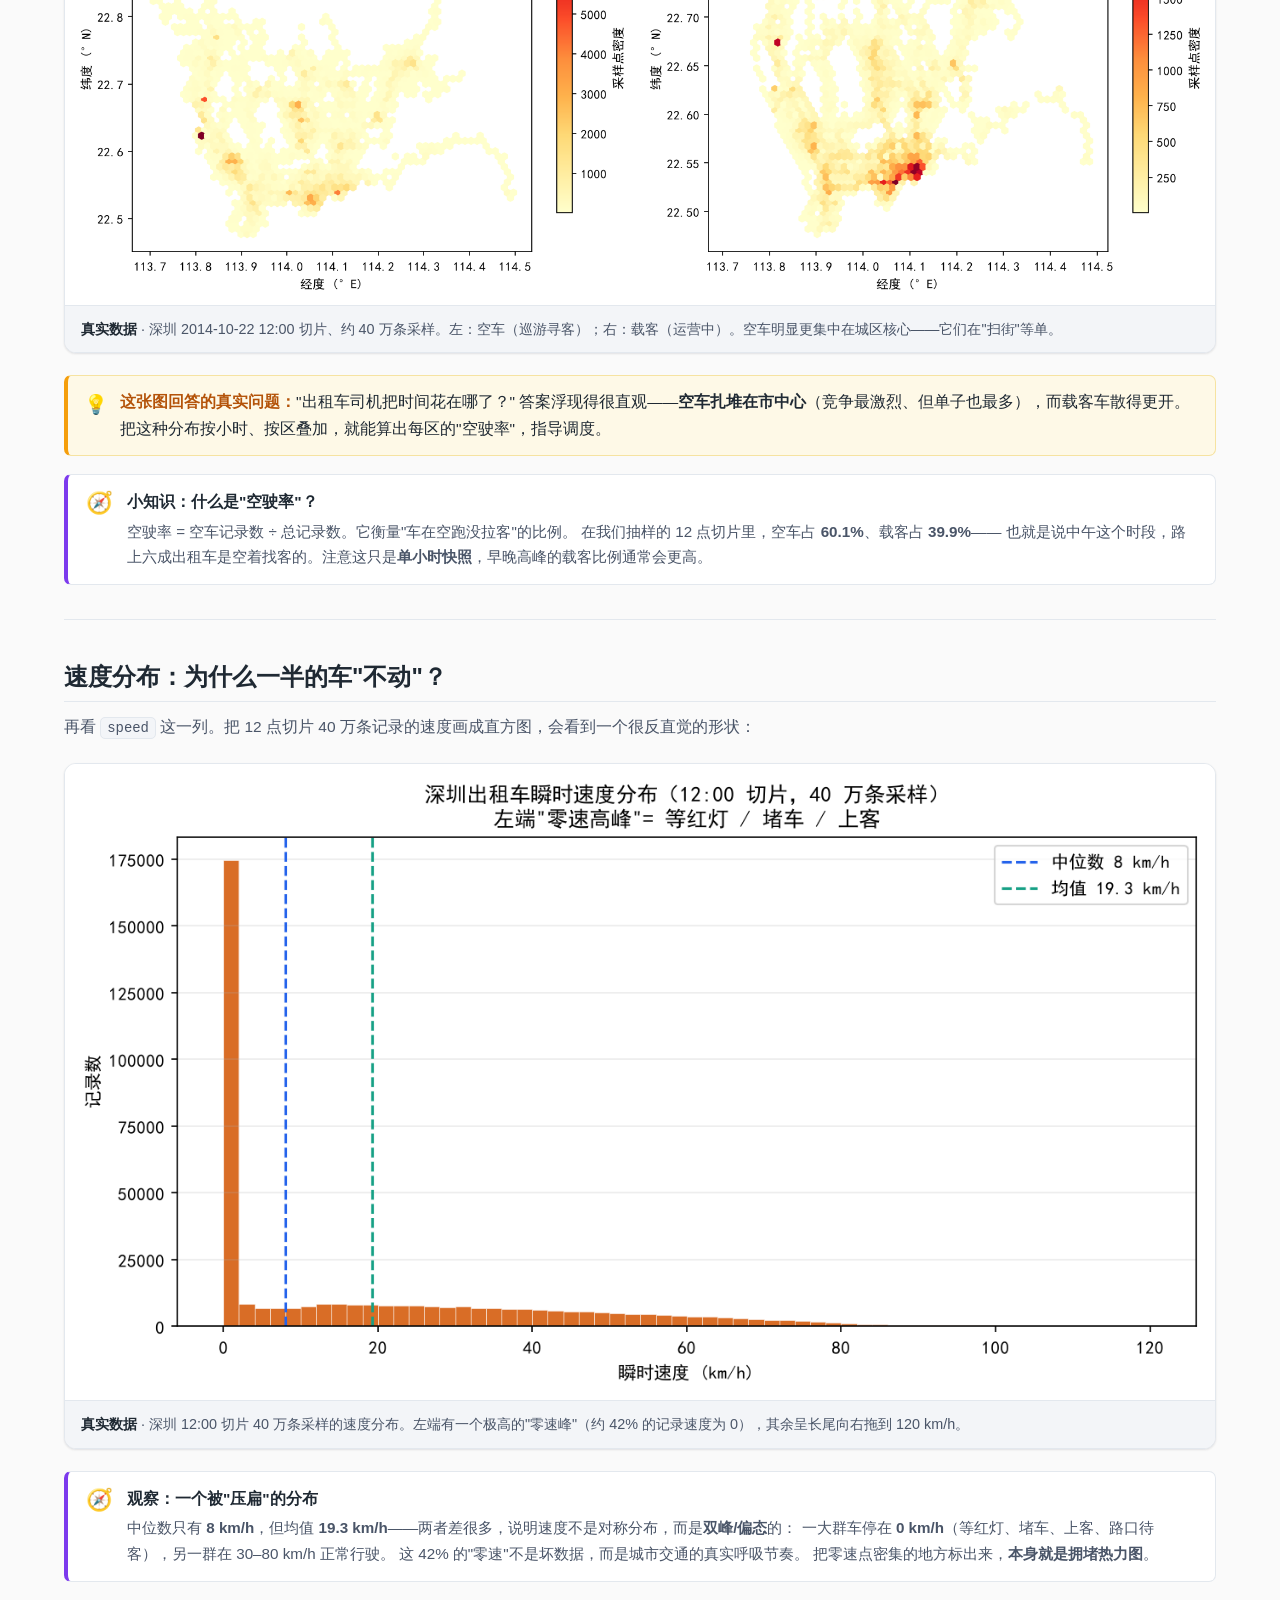
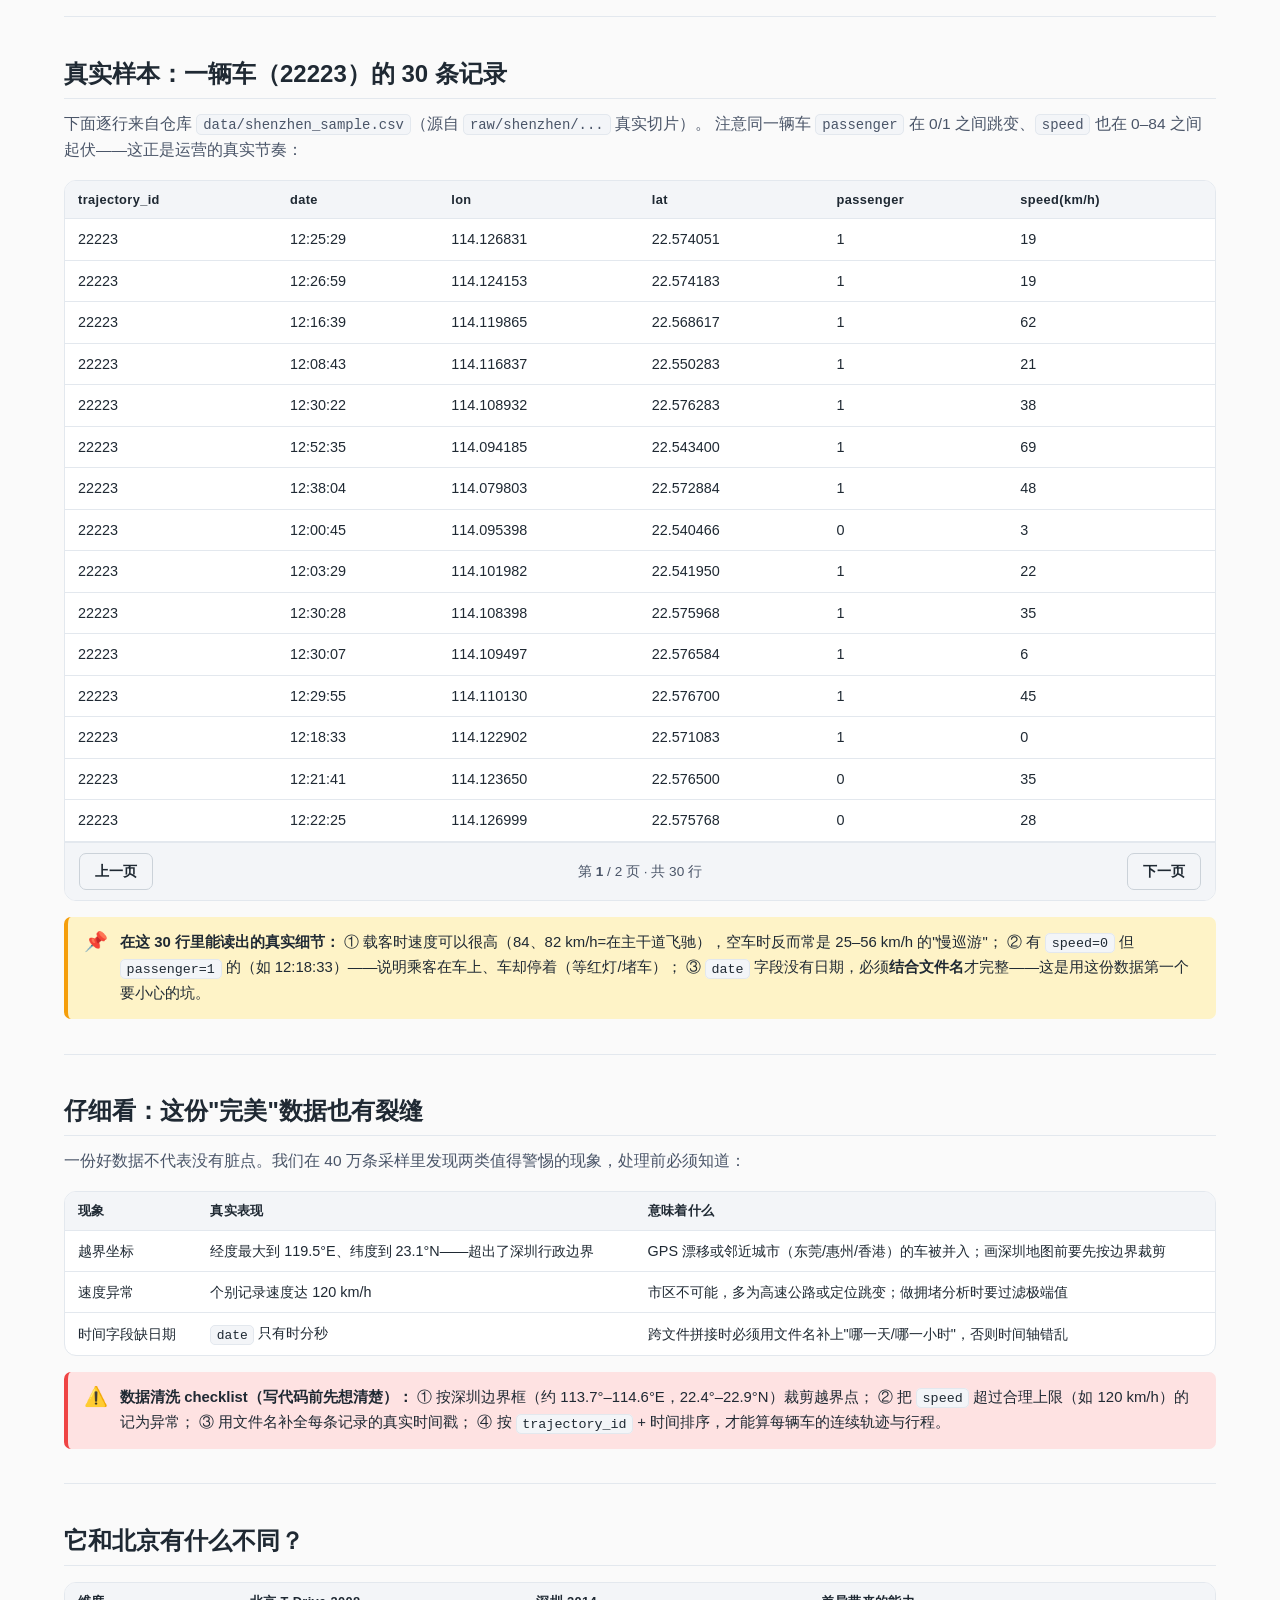
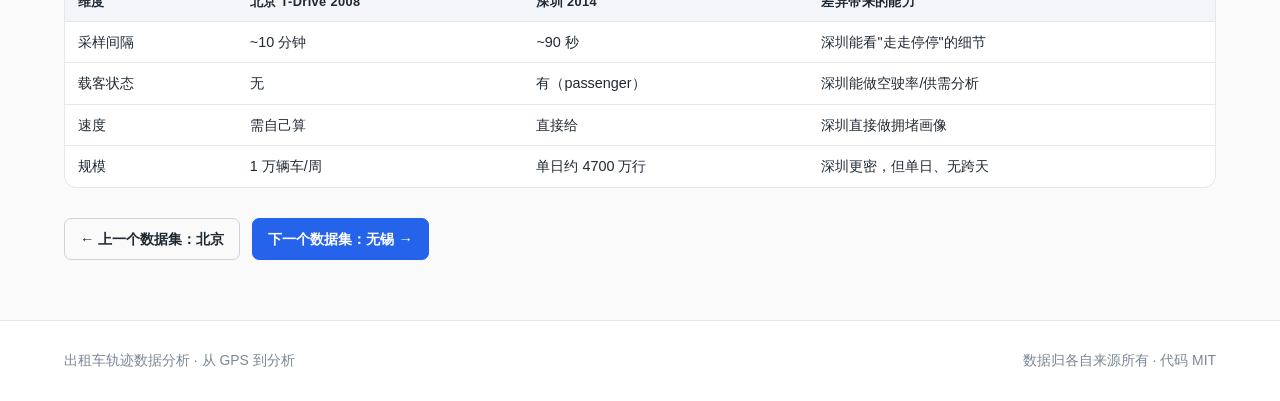
<file: datasets/shenzhen.html>
<!DOCTYPE html>
<html lang="zh-CN">
<head>
<meta charset="UTF-8" />
<meta name="viewport" content="width=device-width, initial-scale=1.0" />
<title>深圳 2014 · 数据集</title>
<meta name="description" content="深圳出租车轨迹数据集详解：载客状态字段、空车/载客空间对比、速度分布、真实样本与数据质量观察。" />
<link rel="stylesheet" href="../assets/css/style.css" />
<link rel="icon" href="data:image/svg+xml,%3Csvg xmlns='http://www.w3.org/2000/svg' viewBox='0 0 32 32'%3E%3Crect width='32' height='32' rx='6' fill='%23d35400'/%3E%3Ctext x='16' y='22' font-size='18' text-anchor='middle' fill='white' font-family='Arial' font-weight='bold'%3E深%3C/text%3E%3C/svg%3E" />
</head>
<body>

<header class="site-header">
  <div class="container">
    <nav class="nav" aria-label="主导航">
      <a class="brand" href="../index.html"><span class="brand-mark" aria-hidden="true"></span><span>轨迹数据分析</span></a>
      <div class="nav-links">
        <a href="../index.html">主页</a>
        <a href="../guide/gps.html">基础概念</a>
        <a href="../index.html#datasets">数据集</a>
        <a href="../analysis/overview.html">分析</a>
        <a href="../methodology/pipeline.html">方法</a>
      </div>
      <button class="theme-toggle" aria-label="切换主题">☾</button>
    </nav>
  </div>
</header>

<main>
  <div class="container">

    <div class="crumbs">
      <a href="../index.html">主页</a><span class="sep">/</span>
      <a href="../index.html#datasets">数据集</a><span class="sep">/</span>
      <span>深圳 2014</span>
    </div>

    <span class="section-eyebrow" style="color:var(--shenzhen);">数据集 · Shenzhen 2014</span>
    <h1>深圳：最"聪明"的一份数据</h1>
    <p style="max-width:800px;">
      如果说北京 T-Drive 是"<b>够用就好</b>"的极简数据，那深圳 2014 就是一份"<b>信息密集</b>"的数据：
      它在每条记录里额外塞进了两个北京没有的字段——<b>是否载客（passenger）</b>和
      <b>瞬时速度（speed）</b>。就因为多了这两列，这份数据能回答北京回答不了的问题：
      <b>这辆车是在空车巡游找客，还是在载客赚钱？它开得有多快？</b>
    </p>
    <p style="max-width:800px;">
      数据是 <strong>2014-10-22 当天</strong>的深圳，被切成 24 个"<code>0_时.csv</code> ~ <code>23_时.csv</code>"的小时文件，
      整份约 <strong>4,700 万行</strong>。下面我们先用真实数据看它长什么样。
    </p>

    <div class="grid grid-4">
      <div class="stat-card"><div class="label">记录总数</div><div class="value">≈4700<span class="unit">万</span></div><div class="hint">24 个文件 × 约 195 万/时</div></div>
      <div class="stat-card"><div class="label">采样间隔</div><div class="value">~90<span class="unit">秒</span></div><div class="hint">比北京密 6 倍多</div></div>
      <div class="stat-card"><div class="label">字段数</div><div class="value">6</div><div class="hint">多了 载客 + 速度</div></div>
      <div class="stat-card"><div class="label">独有能力</div><div class="value">载客/速度</div><div class="hint">北京做不了的分析</div></div>
    </div>

    <hr/>

    <h2 id="fields">字段：在"谁/何时/在哪"上多了两列</h2>
    <p>深圳数据有表头，每行 6 个字段、逗号分隔。前面 4 列和北京同构，后面两列是新东西：</p>
    <ul class="field-list">
      <li><span class="name">trajectory_id</span><span class="desc">车辆/轨迹 ID。<small>作用：把一行行记录连成一辆车。</small></span><span class="example">22223</span></li>
      <li><span class="name">date</span><span class="desc">当日时间 <code>HH:MM:SS</code>。<small>只有时分秒，没有日期——日期藏在文件名里（哪一时.csv）。</small></span><span class="example">12:25:29</span></li>
      <li><span class="name">lon / lat</span><span class="desc">经度 / 纬度 (WGS-84)。<small>深圳范围约 113.8°–114.6°E，22.4°–22.9°N。</small></span><span class="example">114.1268, 22.5740</span></li>
      <li><span class="name">passenger</span><span class="desc"><b>是否载客</b>：0=空车，1=载客。<small>这是北京没有的"运营状态"信号，是这份数据的灵魂字段。</small></span><span class="example">1</span></li>
      <li><span class="name">speed(km/h)</span><span class="desc"><b>瞬时速度</b>（km/h）。<small>直接给出，不用自己算；0 表示停着。</small></span><span class="example">19</span></li>
    </ul>

    <div class="callout note">
      <span class="icon">📌</span>
      <div>
        <strong>多出来的两列，打开了哪些分析？</strong>
        <ul style="margin:.4em 0 0;">
          <li><code>passenger</code> → <b>空车/载客空间分布</b>、上下客热点、供需缺口（哪空车多却没客）</li>
          <li><code>speed</code> → <b>路网速度画像</b>、拥堵识别（速度≈0 的密集区）、驾驶行为</li>
        </ul>
      </div>
    </div>

    <hr/>

    <h2 id="load">空车 vs 载客：城市在"找活"还是"赚钱"？</h2>
    <p>
      把 12 点这一个小时、约 40 万条真实记录按 <code>passenger</code> 分成两组，分别画成空间密度图
      （颜色越亮 = 车越多）。一个问题立刻有了画面：<b>空车和载客的车，分别爱待在哪？</b>
    </p>
    <figure class="figure">
      <div class="frame"><img src="../assets/img/shenzhen-load-compare.png" alt="深圳空车与载客空间分布对比" /></div>
      <figcaption><strong>真实数据</strong> · 深圳 2014-10-22 12:00 切片、约 40 万条采样。左：空车（巡游寻客）；右：载客（运营中）。空车明显更集中在城区核心——它们在"扫街"等单。</figcaption>
    </figure>

    <div class="why">
      <span class="icon">💡</span>
      <div>
        <strong>这张图回答的真实问题：</strong>"出租车司机把时间花在哪了？"
        答案浮现得很直观——<b>空车扎堆在市中心</b>（竞争最激烈、但单子也最多），而载客车散得更开。
        把这种分布按小时、按区叠加，就能算出每区的"空驶率"，指导调度。
      </div>
    </div>

    <div class="concept">
      <span class="icon">🧭</span>
      <div>
        <strong>小知识：什么是"空驶率"？</strong>
        <p>空驶率 = 空车记录数 ÷ 总记录数。它衡量"车在空跑没拉客"的比例。
        在我们抽样的 12 点切片里，空车占 <b>60.1%</b>、载客占 <b>39.9%</b>——
        也就是说中午这个时段，路上六成出租车是空着找客的。注意这只是<b>单小时快照</b>，早晚高峰的载客比例通常会更高。</p>
      </div>
    </div>

    <hr/>

    <h2 id="speed">速度分布：为什么一半的车"不动"？</h2>
    <p>
      再看 <code>speed</code> 这一列。把 12 点切片 40 万条记录的速度画成直方图，会看到一个很反直觉的形状：
    </p>
    <figure class="figure">
      <div class="frame"><img src="../assets/img/shenzhen-speed-dist.png" alt="深圳出租车瞬时速度分布" /></div>
      <figcaption><strong>真实数据</strong> · 深圳 12:00 切片 40 万条采样的速度分布。左端有一个极高的"零速峰"（约 42% 的记录速度为 0），其余呈长尾向右拖到 120 km/h。</figcaption>
    </figure>

    <div class="concept">
      <span class="icon">🧭</span>
      <div>
        <strong>观察：一个被"压扁"的分布</strong>
        <p>中位数只有 <b>8 km/h</b>，但均值 <b>19.3 km/h</b>——两者差很多，说明速度不是对称分布，而是<b>双峰/偏态</b>的：
        一大群车停在 <b>0 km/h</b>（等红灯、堵车、上客、路口待客），另一群在 30–80 km/h 正常行驶。
        这 42% 的"零速"不是坏数据，而是城市交通的真实呼吸节奏。
        把零速点密集的地方标出来，<b>本身就是拥堵热力图</b>。</p>
      </div>
    </div>

    <hr/>

    <h2 id="sample">真实样本：一辆车（22223）的 30 条记录</h2>
    <p>下面逐行来自仓库 <code>data/shenzhen_sample.csv</code>（源自 <code>raw/shenzhen/...</code> 真实切片）。
    注意同一辆车 <code>passenger</code> 在 0/1 之间跳变、<code>speed</code> 也在 0–84 之间起伏——这正是运营的真实节奏：</p>

    <div class="table-wrap">
      <table data-page-size="15">
        <thead><tr><th>trajectory_id</th><th>date</th><th>lon</th><th>lat</th><th>passenger</th><th>speed(km/h)</th></tr></thead>
        <tbody>
          <tr><td>22223</td><td>12:25:29</td><td>114.126831</td><td>22.574051</td><td>1</td><td>19</td></tr>
          <tr><td>22223</td><td>12:26:59</td><td>114.124153</td><td>22.574183</td><td>1</td><td>19</td></tr>
          <tr><td>22223</td><td>12:16:39</td><td>114.119865</td><td>22.568617</td><td>1</td><td>62</td></tr>
          <tr><td>22223</td><td>12:08:43</td><td>114.116837</td><td>22.550283</td><td>1</td><td>21</td></tr>
          <tr><td>22223</td><td>12:30:22</td><td>114.108932</td><td>22.576283</td><td>1</td><td>38</td></tr>
          <tr><td>22223</td><td>12:52:35</td><td>114.094185</td><td>22.543400</td><td>1</td><td>69</td></tr>
          <tr><td>22223</td><td>12:38:04</td><td>114.079803</td><td>22.572884</td><td>1</td><td>48</td></tr>
          <tr><td>22223</td><td>12:00:45</td><td>114.095398</td><td>22.540466</td><td>0</td><td>3</td></tr>
          <tr><td>22223</td><td>12:03:29</td><td>114.101982</td><td>22.541950</td><td>1</td><td>22</td></tr>
          <tr><td>22223</td><td>12:30:28</td><td>114.108398</td><td>22.575968</td><td>1</td><td>35</td></tr>
          <tr><td>22223</td><td>12:30:07</td><td>114.109497</td><td>22.576584</td><td>1</td><td>6</td></tr>
          <tr><td>22223</td><td>12:29:55</td><td>114.110130</td><td>22.576700</td><td>1</td><td>45</td></tr>
          <tr><td>22223</td><td>12:18:33</td><td>114.122902</td><td>22.571083</td><td>1</td><td>0</td></tr>
          <tr><td>22223</td><td>12:21:41</td><td>114.123650</td><td>22.576500</td><td>0</td><td>35</td></tr>
          <tr><td>22223</td><td>12:22:25</td><td>114.126999</td><td>22.575768</td><td>0</td><td>28</td></tr>
          <tr><td>22223</td><td>12:40:46</td><td>114.067665</td><td>22.558216</td><td>1</td><td>84</td></tr>
          <tr><td>22223</td><td>12:46:49</td><td>114.067902</td><td>22.546734</td><td>0</td><td>45</td></tr>
          <tr><td>22223</td><td>12:48:19</td><td>114.072815</td><td>22.542850</td><td>0</td><td>34</td></tr>
          <tr><td>22223</td><td>12:48:44</td><td>114.075516</td><td>22.542933</td><td>0</td><td>44</td></tr>
          <tr><td>22223</td><td>12:37:49</td><td>114.081467</td><td>22.572468</td><td>1</td><td>40</td></tr>
          <tr><td>22223</td><td>12:37:42</td><td>114.082130</td><td>22.572283</td><td>1</td><td>43</td></tr>
          <tr><td>22223</td><td>12:47:19</td><td>114.068871</td><td>22.543034</td><td>0</td><td>56</td></tr>
          <tr><td>22223</td><td>12:41:44</td><td>114.067764</td><td>22.548283</td><td>1</td><td>82</td></tr>
          <tr><td>22223</td><td>12:44:19</td><td>114.063553</td><td>22.547533</td><td>0</td><td>25</td></tr>
          <tr><td>22223</td><td>12:25:14</td><td>114.127380</td><td>22.574533</td><td>1</td><td>21</td></tr>
          <tr><td>22223</td><td>12:17:33</td><td>114.122353</td><td>22.570833</td><td>1</td><td>25</td></tr>
          <tr><td>22223</td><td>12:11:51</td><td>114.119164</td><td>22.559151</td><td>1</td><td>55</td></tr>
          <tr><td>22223</td><td>12:08:34</td><td>114.116669</td><td>22.549351</td><td>1</td><td>56</td></tr>
          <tr><td>22223</td><td>12:53:20</td><td>114.098953</td><td>22.543400</td><td>1</td><td>0</td></tr>
          <tr><td>22223</td><td>12:00:00</td><td>114.094986</td><td>22.541451</td><td>0</td><td>13</td></tr>
        </tbody>
      </table>
    </div>

    <div class="callout note">
      <span class="icon">📌</span>
      <div>
        <strong>在这 30 行里能读出的真实细节：</strong>
        ① 载客时速度可以很高（84、82 km/h=在主干道飞驰），空车时反而常是 25–56 km/h 的"慢巡游"；
        ② 有 <code>speed=0</code> 但 <code>passenger=1</code> 的（如 12:18:33）——说明乘客在车上、车却停着（等红灯/堵车）；
        ③ <code>date</code> 字段没有日期，必须<b>结合文件名</b>才完整——这是用这份数据第一个要小心的坑。
      </div>
    </div>

    <hr/>

    <h2 id="careful">仔细看：这份"完美"数据也有裂缝</h2>
    <p>一份好数据不代表没有脏点。我们在 40 万条采样里发现两类值得警惕的现象，处理前必须知道：</p>

    <div class="table-wrap">
      <table>
        <thead><tr><th>现象</th><th>真实表现</th><th>意味着什么</th></tr></thead>
        <tbody>
          <tr><td>越界坐标</td><td>经度最大到 119.5°E、纬度到 23.1°N——超出了深圳行政边界</td><td>GPS 漂移或邻近城市（东莞/惠州/香港）的车被并入；画深圳地图前要先按边界裁剪</td></tr>
          <tr><td>速度异常</td><td>个别记录速度达 120 km/h</td><td>市区不可能，多为高速公路或定位跳变；做拥堵分析时要过滤极端值</td></tr>
          <tr><td>时间字段缺日期</td><td><code>date</code> 只有时分秒</td><td>跨文件拼接时必须用文件名补上"哪一天/哪一小时"，否则时间轴错乱</td></tr>
        </tbody>
      </table>
    </div>

    <div class="callout warn">
      <span class="icon">⚠️</span>
      <div>
        <strong>数据清洗 checklist（写代码前先想清楚）：</strong>
        ① 按深圳边界框（约 113.7°–114.6°E，22.4°–22.9°N）裁剪越界点；
        ② 把 <code>speed</code> 超过合理上限（如 120 km/h）的记为异常；
        ③ 用文件名补全每条记录的真实时间戳；
        ④ 按 <code>trajectory_id</code> + 时间排序，才能算每辆车的连续轨迹与行程。
      </div>
    </div>

    <hr/>

    <h2 id="vs">它和北京有什么不同？</h2>
    <div class="table-wrap">
      <table>
        <thead><tr><th>维度</th><th>北京 T-Drive 2008</th><th>深圳 2014</th><th>差异带来的能力</th></tr></thead>
        <tbody>
          <tr><td>采样间隔</td><td>~10 分钟</td><td>~90 秒</td><td>深圳能看"走走停停"的细节</td></tr>
          <tr><td>载客状态</td><td>无</td><td>有（passenger）</td><td>深圳能做空驶率/供需分析</td></tr>
          <tr><td>速度</td><td>需自己算</td><td>直接给</td><td>深圳直接做拥堵画像</td></tr>
          <tr><td>规模</td><td>1 万辆车/周</td><td>单日约 4700 万行</td><td>深圳更密，但单日、无跨天</td></tr>
        </tbody>
      </table>
    </div>

    <div style="display:flex;gap:12px;flex-wrap:wrap;margin:30px 0;">
      <a class="btn ghost" href="./beijing.html">← 上一个数据集：北京</a>
      <a class="btn" href="./wuxi.html">下一个数据集：无锡 →</a>
    </div>

  </div>
</main>

<footer class="site-footer">
  <div class="container"><div class="row">
    <div>出租车轨迹数据分析 · 从 GPS 到分析</div>
    <div>数据归各自来源所有 · 代码 MIT</div>
  </div></div>
</footer>

<button class="to-top" aria-label="返回顶部">↑</button>
<script src="../assets/js/main.js"></script>
</body>
</html>
</file>
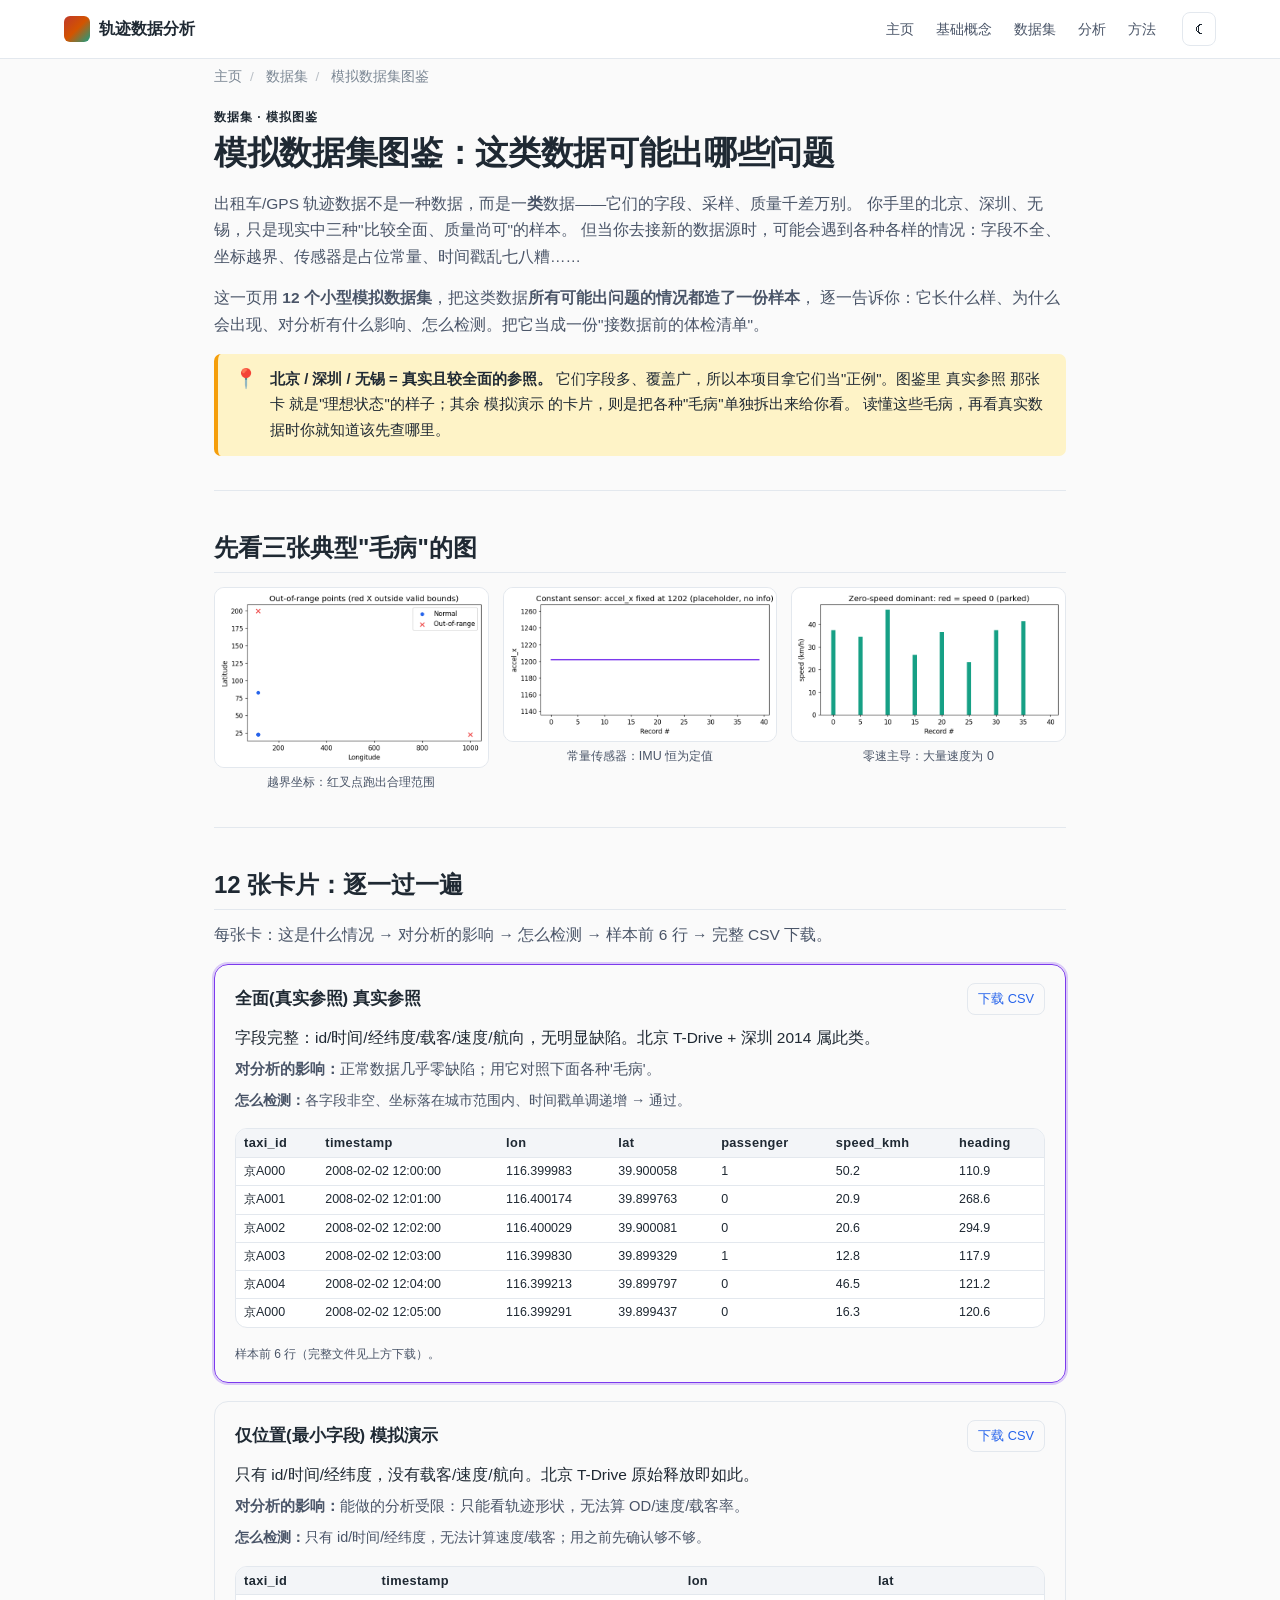
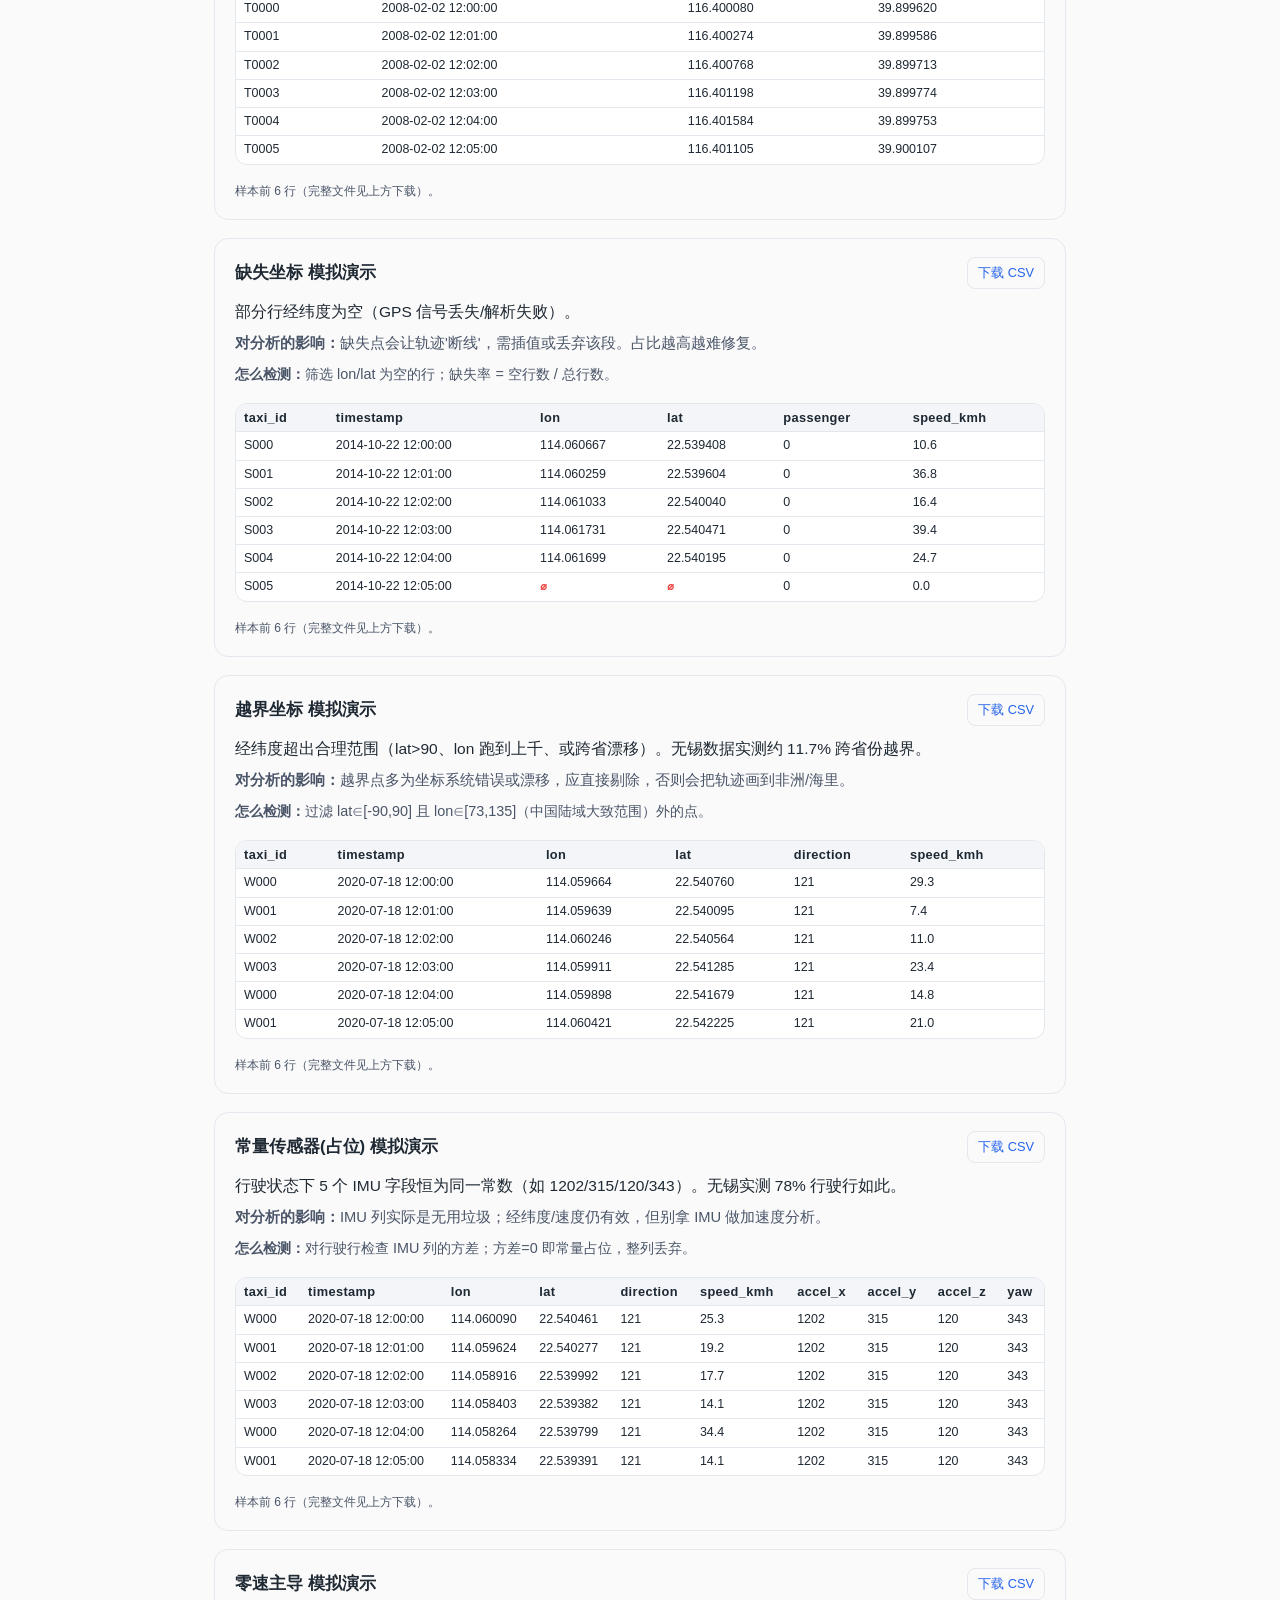
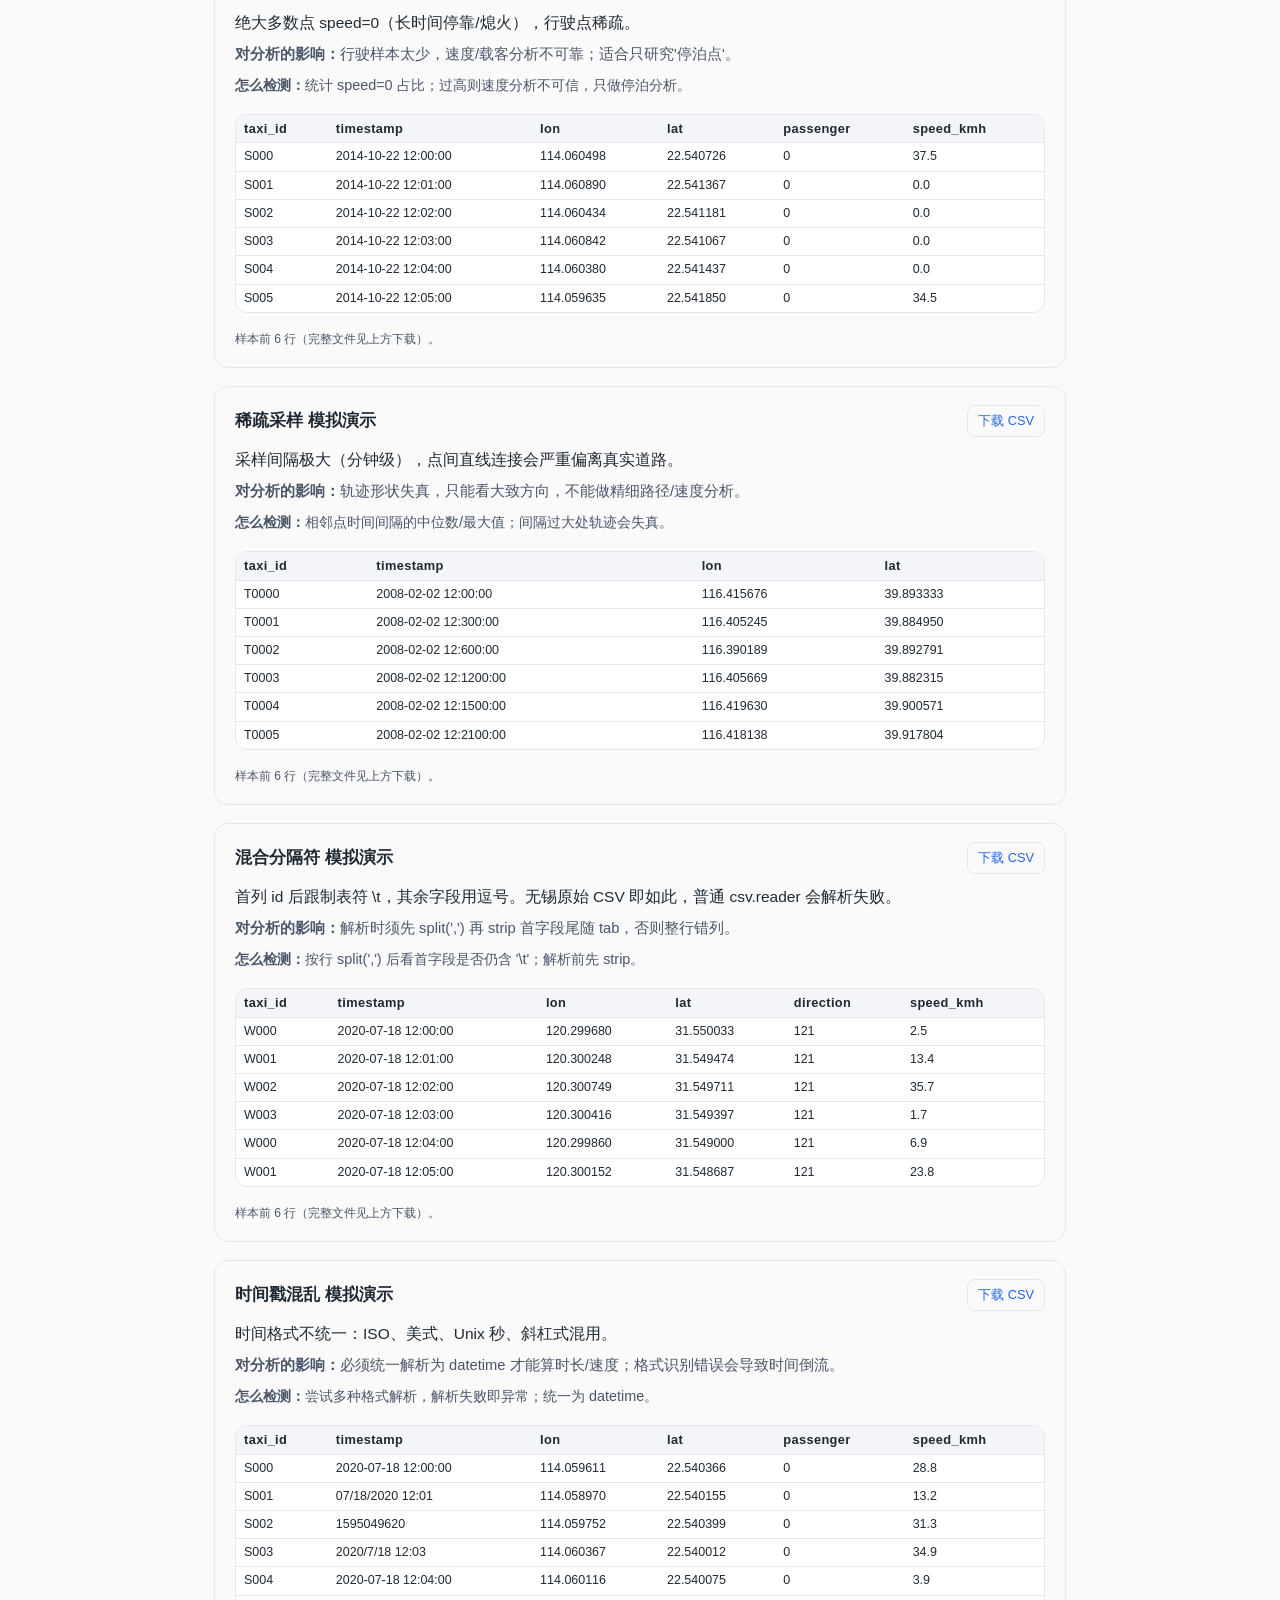
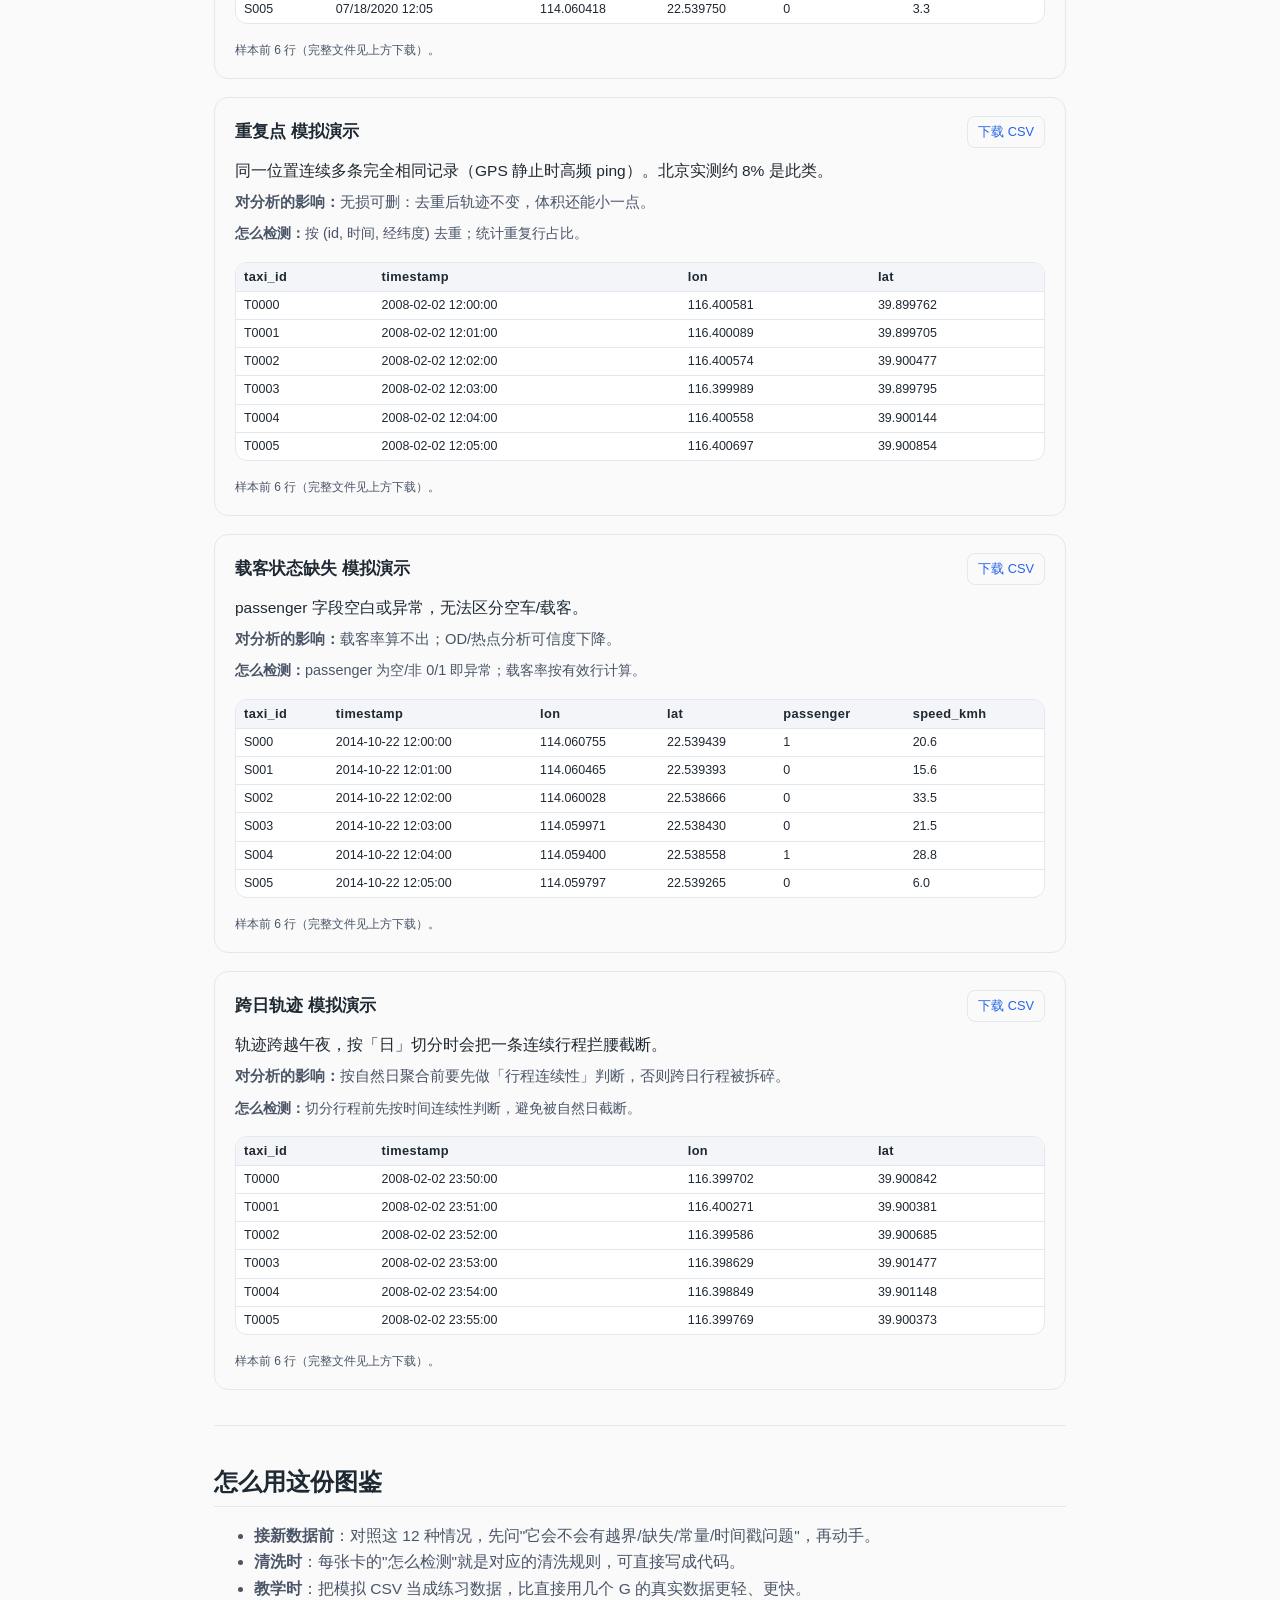
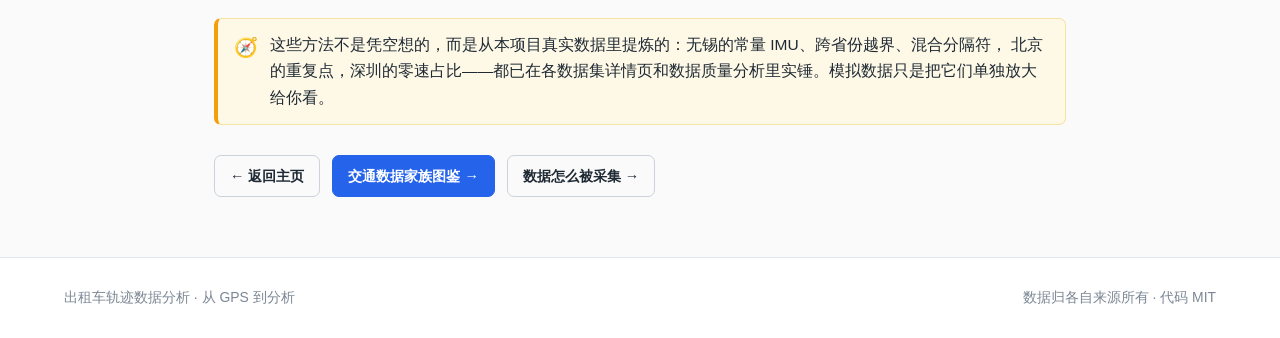
<file: datasets/simulation.html>
<!DOCTYPE html>
<html lang="zh-CN">
<head>
<meta charset="UTF-8" />
<meta name="viewport" content="width=device-width, initial-scale=1.0" />
<title>模拟数据集图鉴 · 轨迹数据可能出现的全部情况</title>
<meta name="description" content="用 12 个模拟数据集，逐一演示 GPS/出租车轨迹数据中可能出现的各种情况：缺失、越界、常量传感器、稀疏、混合分隔符等。" />
<link rel="stylesheet" href="../assets/css/style.css" />
<link rel="icon" href="data:image/svg+xml,%3Csvg xmlns='http://www.w3.org/2000/svg' viewBox='0 0 32 32'%3E%3Crect width='32' height='32' rx='6' fill='%237c3aed'/%3E%3Ctext x='16' y='22' font-size='18' text-anchor='middle' fill='white' font-family='Arial' font-weight='bold'%3E%E2%9A%99%3C/text%3E%3C/svg%3E" />

<style>
.sim-grid{display:grid;grid-template-columns:1fr;gap:18px;margin-top:10px}
.sim-card{border:1px solid var(--border);border-radius:14px;padding:18px 20px;background:var(--card)}
.sim-card.ref{border-color:var(--guide);box-shadow:0 0 0 2px color-mix(in srgb,var(--guide) 25%,transparent)}
.sim-head{display:flex;justify-content:space-between;align-items:center;gap:10px;flex-wrap:wrap}
.sim-head h3{margin:0;font-size:1.05rem}
.sim-card .desc{margin:10px 0 6px;color:var(--text)}
.sim-card .impact{margin:6px 0;font-size:.92rem}
.sim-card .detect{margin:6px 0 12px;font-size:.9rem;color:var(--text-soft)}
.dl{font-size:.8rem;padding:4px 10px;border:1px solid var(--border);border-radius:8px;color:var(--accent);text-decoration:none}
.sample{font-size:.78rem}
.sample td,.sample th{white-space:nowrap;padding:3px 8px}
.cap{font-size:.75rem;color:var(--text-soft);margin-top:6px}
.miss{color:#ef4444;font-weight:bold}
.chart-row{display:grid;grid-template-columns:repeat(auto-fit,minmax(260px,1fr));gap:14px;margin:14px 0}
.chart-row figure{margin:0}
.chart-row img{width:100%;border:1px solid var(--border);border-radius:10px}
.chart-row figcaption{font-size:.78rem;color:var(--text-soft);text-align:center;margin-top:4px}
.muted{color:var(--text-soft)}
</style>
</head>
<body>
<header class="site-header"><div class="container">
  <nav class="nav" aria-label="主导航">
    <a class="brand" href="../index.html"><span class="brand-mark" aria-hidden="true"></span><span>轨迹数据分析</span></a>
    <div class="nav-links">
      <a href="../index.html">主页</a>
      <a href="../guide/gps.html">基础概念</a>
      <a href="../index.html#datasets">数据集</a>
      <a href="../analysis/overview.html">分析</a>
      <a href="../methodology/pipeline.html">方法</a>
    </div>
    <button class="theme-toggle" aria-label="切换主题">☾</button>
  </nav>
</div></header>

<main><div class="container-narrow">
  <div class="crumbs">
    <a href="../index.html">主页</a><span class="sep">/</span>
    <a href="../index.html#datasets">数据集</a><span class="sep">/</span>
    <span>模拟数据集图鉴</span>
  </div>

  <span class="section-eyebrow" style="color:var(--datasets);">数据集 · 模拟图鉴</span>
  <h1>模拟数据集图鉴：这类数据可能出哪些问题</h1>
  <p>
    出租车/GPS 轨迹数据不是一种数据，而是一<strong>类</strong>数据——它们的字段、采样、质量千差万别。
    你手里的北京、深圳、无锡，只是现实中三种"比较全面、质量尚可"的样本。
    但当你去接新的数据源时，可能会遇到各种各样的情况：字段不全、坐标越界、传感器是占位常量、时间戳乱七八糟……
  </p>
  <p>
    这一页用 <strong>12 个小型模拟数据集</strong>，把这类数据<strong>所有可能出问题的情况都造了一份样本</strong>，
    逐一告诉你：它长什么样、为什么会出现、对分析有什么影响、怎么检测。把它当成一份"接数据前的体检清单"。
  </p>

  <div class="callout note">
    <span class="icon">📍</span>
    <div>
      <strong>北京 / 深圳 / 无锡 = 真实且较全面的参照。</strong>
      它们字段多、覆盖广，所以本项目拿它们当"正例"。图鉴里 <span class="sim-flag ref">真实参照</span> 那张卡
      就是"理想状态"的样子；其余 <span class="sim-flag">模拟演示</span> 的卡片，则是把各种"毛病"单独拆出来给你看。
      读懂这些毛病，再看真实数据时你就知道该先查哪里。
    </div>
  </div>

  <hr/>
  <h2>先看三张典型"毛病"的图</h2>
  
    <div class="chart-row">
      <figure><img src="../assets/img/sim_outofrange.png" alt="越界坐标散点"/><figcaption>越界坐标：红叉点跑出合理范围</figcaption></figure>
      <figure><img src="../assets/img/sim_constantsensor.png" alt="常量传感器"/><figcaption>常量传感器：IMU 恒为定值</figcaption></figure>
      <figure><img src="../assets/img/sim_zerospeed.png" alt="零速分布"/><figcaption>零速主导：大量速度为 0</figcaption></figure>
    </div>

  <hr/>
  <h2>12 张卡片：逐一过一遍</h2>
  <p class="muted">每张卡：这是什么情况 → 对分析的影响 → 怎么检测 → 样本前 6 行 → 完整 CSV 下载。</p>
  <div class="sim-grid">
  
    <article class="sim-card ref">
      <div class="sim-head">
        <h3>全面(真实参照) <span class="sim-flag ref">真实参照</span></h3>
        <a class="dl" href="../data/sim/sim_comprehensive.csv" download>下载 CSV</a>
      </div>
      <p class="desc">字段完整：id/时间/经纬度/载客/速度/航向，无明显缺陷。北京 T-Drive + 深圳 2014 属此类。</p>
      <p class="impact"><b>对分析的影响：</b>正常数据几乎零缺陷；用它对照下面各种'毛病'。</p>
      <p class="detect"><b>怎么检测：</b>各字段非空、坐标落在城市范围内、时间戳单调递增 → 通过。</p>
      <div class="table-wrap"><table class="sample"><thead><tr><th>taxi_id</th><th>timestamp</th><th>lon</th><th>lat</th><th>passenger</th><th>speed_kmh</th><th>heading</th></tr></thead>
        <tbody><tr><td>京A000</td><td>2008-02-02 12:00:00</td><td>116.399983</td><td>39.900058</td><td>1</td><td>50.2</td><td>110.9</td></tr><tr><td>京A001</td><td>2008-02-02 12:01:00</td><td>116.400174</td><td>39.899763</td><td>0</td><td>20.9</td><td>268.6</td></tr><tr><td>京A002</td><td>2008-02-02 12:02:00</td><td>116.400029</td><td>39.900081</td><td>0</td><td>20.6</td><td>294.9</td></tr><tr><td>京A003</td><td>2008-02-02 12:03:00</td><td>116.399830</td><td>39.899329</td><td>1</td><td>12.8</td><td>117.9</td></tr><tr><td>京A004</td><td>2008-02-02 12:04:00</td><td>116.399213</td><td>39.899797</td><td>0</td><td>46.5</td><td>121.2</td></tr><tr><td>京A000</td><td>2008-02-02 12:05:00</td><td>116.399291</td><td>39.899437</td><td>0</td><td>16.3</td><td>120.6</td></tr></tbody></table></div>
      <div class="cap">样本前 6 行（完整文件见上方下载）。</div>
    </article>

    <article class="sim-card">
      <div class="sim-head">
        <h3>仅位置(最小字段) <span class="sim-flag">模拟演示</span></h3>
        <a class="dl" href="../data/sim/sim_minimal.csv" download>下载 CSV</a>
      </div>
      <p class="desc">只有 id/时间/经纬度，没有载客/速度/航向。北京 T-Drive 原始释放即如此。</p>
      <p class="impact"><b>对分析的影响：</b>能做的分析受限：只能看轨迹形状，无法算 OD/速度/载客率。</p>
      <p class="detect"><b>怎么检测：</b>只有 id/时间/经纬度，无法计算速度/载客；用之前先确认够不够。</p>
      <div class="table-wrap"><table class="sample"><thead><tr><th>taxi_id</th><th>timestamp</th><th>lon</th><th>lat</th></tr></thead>
        <tbody><tr><td>T0000</td><td>2008-02-02 12:00:00</td><td>116.400080</td><td>39.899620</td></tr><tr><td>T0001</td><td>2008-02-02 12:01:00</td><td>116.400274</td><td>39.899586</td></tr><tr><td>T0002</td><td>2008-02-02 12:02:00</td><td>116.400768</td><td>39.899713</td></tr><tr><td>T0003</td><td>2008-02-02 12:03:00</td><td>116.401198</td><td>39.899774</td></tr><tr><td>T0004</td><td>2008-02-02 12:04:00</td><td>116.401584</td><td>39.899753</td></tr><tr><td>T0005</td><td>2008-02-02 12:05:00</td><td>116.401105</td><td>39.900107</td></tr></tbody></table></div>
      <div class="cap">样本前 6 行（完整文件见上方下载）。</div>
    </article>

    <article class="sim-card">
      <div class="sim-head">
        <h3>缺失坐标 <span class="sim-flag">模拟演示</span></h3>
        <a class="dl" href="../data/sim/sim_missing.csv" download>下载 CSV</a>
      </div>
      <p class="desc">部分行经纬度为空（GPS 信号丢失/解析失败）。</p>
      <p class="impact"><b>对分析的影响：</b>缺失点会让轨迹'断线'，需插值或丢弃该段。占比越高越难修复。</p>
      <p class="detect"><b>怎么检测：</b>筛选 lon/lat 为空的行；缺失率 = 空行数 / 总行数。</p>
      <div class="table-wrap"><table class="sample"><thead><tr><th>taxi_id</th><th>timestamp</th><th>lon</th><th>lat</th><th>passenger</th><th>speed_kmh</th></tr></thead>
        <tbody><tr><td>S000</td><td>2014-10-22 12:00:00</td><td>114.060667</td><td>22.539408</td><td>0</td><td>10.6</td></tr><tr><td>S001</td><td>2014-10-22 12:01:00</td><td>114.060259</td><td>22.539604</td><td>0</td><td>36.8</td></tr><tr><td>S002</td><td>2014-10-22 12:02:00</td><td>114.061033</td><td>22.540040</td><td>0</td><td>16.4</td></tr><tr><td>S003</td><td>2014-10-22 12:03:00</td><td>114.061731</td><td>22.540471</td><td>0</td><td>39.4</td></tr><tr><td>S004</td><td>2014-10-22 12:04:00</td><td>114.061699</td><td>22.540195</td><td>0</td><td>24.7</td></tr><tr><td>S005</td><td>2014-10-22 12:05:00</td><td><span class=miss>∅</span></td><td><span class=miss>∅</span></td><td>0</td><td>0.0</td></tr></tbody></table></div>
      <div class="cap">样本前 6 行（完整文件见上方下载）。</div>
    </article>

    <article class="sim-card">
      <div class="sim-head">
        <h3>越界坐标 <span class="sim-flag">模拟演示</span></h3>
        <a class="dl" href="../data/sim/sim_out_of_range.csv" download>下载 CSV</a>
      </div>
      <p class="desc">经纬度超出合理范围（lat>90、lon 跑到上千、或跨省漂移）。无锡数据实测约 11.7% 跨省份越界。</p>
      <p class="impact"><b>对分析的影响：</b>越界点多为坐标系统错误或漂移，应直接剔除，否则会把轨迹画到非洲/海里。</p>
      <p class="detect"><b>怎么检测：</b>过滤 lat∈[-90,90] 且 lon∈[73,135]（中国陆域大致范围）外的点。</p>
      <div class="table-wrap"><table class="sample"><thead><tr><th>taxi_id</th><th>timestamp</th><th>lon</th><th>lat</th><th>direction</th><th>speed_kmh</th></tr></thead>
        <tbody><tr><td>W000</td><td>2020-07-18 12:00:00</td><td>114.059664</td><td>22.540760</td><td>121</td><td>29.3</td></tr><tr><td>W001</td><td>2020-07-18 12:01:00</td><td>114.059639</td><td>22.540095</td><td>121</td><td>7.4</td></tr><tr><td>W002</td><td>2020-07-18 12:02:00</td><td>114.060246</td><td>22.540564</td><td>121</td><td>11.0</td></tr><tr><td>W003</td><td>2020-07-18 12:03:00</td><td>114.059911</td><td>22.541285</td><td>121</td><td>23.4</td></tr><tr><td>W000</td><td>2020-07-18 12:04:00</td><td>114.059898</td><td>22.541679</td><td>121</td><td>14.8</td></tr><tr><td>W001</td><td>2020-07-18 12:05:00</td><td>114.060421</td><td>22.542225</td><td>121</td><td>21.0</td></tr></tbody></table></div>
      <div class="cap">样本前 6 行（完整文件见上方下载）。</div>
    </article>

    <article class="sim-card">
      <div class="sim-head">
        <h3>常量传感器(占位) <span class="sim-flag">模拟演示</span></h3>
        <a class="dl" href="../data/sim/sim_constant_sensor.csv" download>下载 CSV</a>
      </div>
      <p class="desc">行驶状态下 5 个 IMU 字段恒为同一常数（如 1202/315/120/343）。无锡实测 78% 行驶行如此。</p>
      <p class="impact"><b>对分析的影响：</b>IMU 列实际是无用垃圾；经纬度/速度仍有效，但别拿 IMU 做加速度分析。</p>
      <p class="detect"><b>怎么检测：</b>对行驶行检查 IMU 列的方差；方差=0 即常量占位，整列丢弃。</p>
      <div class="table-wrap"><table class="sample"><thead><tr><th>taxi_id</th><th>timestamp</th><th>lon</th><th>lat</th><th>direction</th><th>speed_kmh</th><th>accel_x</th><th>accel_y</th><th>accel_z</th><th>yaw</th></tr></thead>
        <tbody><tr><td>W000</td><td>2020-07-18 12:00:00</td><td>114.060090</td><td>22.540461</td><td>121</td><td>25.3</td><td>1202</td><td>315</td><td>120</td><td>343</td></tr><tr><td>W001</td><td>2020-07-18 12:01:00</td><td>114.059624</td><td>22.540277</td><td>121</td><td>19.2</td><td>1202</td><td>315</td><td>120</td><td>343</td></tr><tr><td>W002</td><td>2020-07-18 12:02:00</td><td>114.058916</td><td>22.539992</td><td>121</td><td>17.7</td><td>1202</td><td>315</td><td>120</td><td>343</td></tr><tr><td>W003</td><td>2020-07-18 12:03:00</td><td>114.058403</td><td>22.539382</td><td>121</td><td>14.1</td><td>1202</td><td>315</td><td>120</td><td>343</td></tr><tr><td>W000</td><td>2020-07-18 12:04:00</td><td>114.058264</td><td>22.539799</td><td>121</td><td>34.4</td><td>1202</td><td>315</td><td>120</td><td>343</td></tr><tr><td>W001</td><td>2020-07-18 12:05:00</td><td>114.058334</td><td>22.539391</td><td>121</td><td>14.1</td><td>1202</td><td>315</td><td>120</td><td>343</td></tr></tbody></table></div>
      <div class="cap">样本前 6 行（完整文件见上方下载）。</div>
    </article>

    <article class="sim-card">
      <div class="sim-head">
        <h3>零速主导 <span class="sim-flag">模拟演示</span></h3>
        <a class="dl" href="../data/sim/sim_zero_speed.csv" download>下载 CSV</a>
      </div>
      <p class="desc">绝大多数点 speed=0（长时间停靠/熄火），行驶点稀疏。</p>
      <p class="impact"><b>对分析的影响：</b>行驶样本太少，速度/载客分析不可靠；适合只研究'停泊点'。</p>
      <p class="detect"><b>怎么检测：</b>统计 speed=0 占比；过高则速度分析不可信，只做停泊分析。</p>
      <div class="table-wrap"><table class="sample"><thead><tr><th>taxi_id</th><th>timestamp</th><th>lon</th><th>lat</th><th>passenger</th><th>speed_kmh</th></tr></thead>
        <tbody><tr><td>S000</td><td>2014-10-22 12:00:00</td><td>114.060498</td><td>22.540726</td><td>0</td><td>37.5</td></tr><tr><td>S001</td><td>2014-10-22 12:01:00</td><td>114.060890</td><td>22.541367</td><td>0</td><td>0.0</td></tr><tr><td>S002</td><td>2014-10-22 12:02:00</td><td>114.060434</td><td>22.541181</td><td>0</td><td>0.0</td></tr><tr><td>S003</td><td>2014-10-22 12:03:00</td><td>114.060842</td><td>22.541067</td><td>0</td><td>0.0</td></tr><tr><td>S004</td><td>2014-10-22 12:04:00</td><td>114.060380</td><td>22.541437</td><td>0</td><td>0.0</td></tr><tr><td>S005</td><td>2014-10-22 12:05:00</td><td>114.059635</td><td>22.541850</td><td>0</td><td>34.5</td></tr></tbody></table></div>
      <div class="cap">样本前 6 行（完整文件见上方下载）。</div>
    </article>

    <article class="sim-card">
      <div class="sim-head">
        <h3>稀疏采样 <span class="sim-flag">模拟演示</span></h3>
        <a class="dl" href="../data/sim/sim_sparse.csv" download>下载 CSV</a>
      </div>
      <p class="desc">采样间隔极大（分钟级），点间直线连接会严重偏离真实道路。</p>
      <p class="impact"><b>对分析的影响：</b>轨迹形状失真，只能看大致方向，不能做精细路径/速度分析。</p>
      <p class="detect"><b>怎么检测：</b>相邻点时间间隔的中位数/最大值；间隔过大处轨迹会失真。</p>
      <div class="table-wrap"><table class="sample"><thead><tr><th>taxi_id</th><th>timestamp</th><th>lon</th><th>lat</th></tr></thead>
        <tbody><tr><td>T0000</td><td>2008-02-02 12:00:00</td><td>116.415676</td><td>39.893333</td></tr><tr><td>T0001</td><td>2008-02-02 12:300:00</td><td>116.405245</td><td>39.884950</td></tr><tr><td>T0002</td><td>2008-02-02 12:600:00</td><td>116.390189</td><td>39.892791</td></tr><tr><td>T0003</td><td>2008-02-02 12:1200:00</td><td>116.405669</td><td>39.882315</td></tr><tr><td>T0004</td><td>2008-02-02 12:1500:00</td><td>116.419630</td><td>39.900571</td></tr><tr><td>T0005</td><td>2008-02-02 12:2100:00</td><td>116.418138</td><td>39.917804</td></tr></tbody></table></div>
      <div class="cap">样本前 6 行（完整文件见上方下载）。</div>
    </article>

    <article class="sim-card">
      <div class="sim-head">
        <h3>混合分隔符 <span class="sim-flag">模拟演示</span></h3>
        <a class="dl" href="../data/sim/sim_mixed_delim.csv" download>下载 CSV</a>
      </div>
      <p class="desc">首列 id 后跟制表符 \t，其余字段用逗号。无锡原始 CSV 即如此，普通 csv.reader 会解析失败。</p>
      <p class="impact"><b>对分析的影响：</b>解析时须先 split(',') 再 strip 首字段尾随 tab，否则整行错列。</p>
      <p class="detect"><b>怎么检测：</b>按行 split(',') 后看首字段是否仍含 '\t'；解析前先 strip。</p>
      <div class="table-wrap"><table class="sample"><thead><tr><th>taxi_id </th><th> timestamp </th><th> lon </th><th> lat </th><th> direction </th><th> speed_kmh</th></tr></thead>
        <tbody><tr><td>W000</td><td> 2020-07-18 12:00:00	</td><td> 120.299680	</td><td> 31.550033	</td><td> 121	</td><td> 2.5</td></tr><tr><td>W001</td><td> 2020-07-18 12:01:00	</td><td> 120.300248	</td><td> 31.549474	</td><td> 121	</td><td> 13.4</td></tr><tr><td>W002</td><td> 2020-07-18 12:02:00	</td><td> 120.300749	</td><td> 31.549711	</td><td> 121	</td><td> 35.7</td></tr><tr><td>W003</td><td> 2020-07-18 12:03:00	</td><td> 120.300416	</td><td> 31.549397	</td><td> 121	</td><td> 1.7</td></tr><tr><td>W000</td><td> 2020-07-18 12:04:00	</td><td> 120.299860	</td><td> 31.549000	</td><td> 121	</td><td> 6.9</td></tr><tr><td>W001</td><td> 2020-07-18 12:05:00	</td><td> 120.300152	</td><td> 31.548687	</td><td> 121	</td><td> 23.8</td></tr></tbody></table></div>
      <div class="cap">样本前 6 行（完整文件见上方下载）。</div>
    </article>

    <article class="sim-card">
      <div class="sim-head">
        <h3>时间戳混乱 <span class="sim-flag">模拟演示</span></h3>
        <a class="dl" href="../data/sim/sim_timestamp_chaos.csv" download>下载 CSV</a>
      </div>
      <p class="desc">时间格式不统一：ISO、美式、Unix 秒、斜杠式混用。</p>
      <p class="impact"><b>对分析的影响：</b>必须统一解析为 datetime 才能算时长/速度；格式识别错误会导致时间倒流。</p>
      <p class="detect"><b>怎么检测：</b>尝试多种格式解析，解析失败即异常；统一为 datetime。</p>
      <div class="table-wrap"><table class="sample"><thead><tr><th>taxi_id</th><th>timestamp</th><th>lon</th><th>lat</th><th>passenger</th><th>speed_kmh</th></tr></thead>
        <tbody><tr><td>S000</td><td>2020-07-18 12:00:00</td><td>114.059611</td><td>22.540366</td><td>0</td><td>28.8</td></tr><tr><td>S001</td><td>07/18/2020 12:01</td><td>114.058970</td><td>22.540155</td><td>0</td><td>13.2</td></tr><tr><td>S002</td><td>1595049620</td><td>114.059752</td><td>22.540399</td><td>0</td><td>31.3</td></tr><tr><td>S003</td><td>2020/7/18 12:03</td><td>114.060367</td><td>22.540012</td><td>0</td><td>34.9</td></tr><tr><td>S004</td><td>2020-07-18 12:04:00</td><td>114.060116</td><td>22.540075</td><td>0</td><td>3.9</td></tr><tr><td>S005</td><td>07/18/2020 12:05</td><td>114.060418</td><td>22.539750</td><td>0</td><td>3.3</td></tr></tbody></table></div>
      <div class="cap">样本前 6 行（完整文件见上方下载）。</div>
    </article>

    <article class="sim-card">
      <div class="sim-head">
        <h3>重复点 <span class="sim-flag">模拟演示</span></h3>
        <a class="dl" href="../data/sim/sim_dup_points.csv" download>下载 CSV</a>
      </div>
      <p class="desc">同一位置连续多条完全相同记录（GPS 静止时高频 ping）。北京实测约 8% 是此类。</p>
      <p class="impact"><b>对分析的影响：</b>无损可删：去重后轨迹不变，体积还能小一点。</p>
      <p class="detect"><b>怎么检测：</b>按 (id, 时间, 经纬度) 去重；统计重复行占比。</p>
      <div class="table-wrap"><table class="sample"><thead><tr><th>taxi_id</th><th>timestamp</th><th>lon</th><th>lat</th></tr></thead>
        <tbody><tr><td>T0000</td><td>2008-02-02 12:00:00</td><td>116.400581</td><td>39.899762</td></tr><tr><td>T0001</td><td>2008-02-02 12:01:00</td><td>116.400089</td><td>39.899705</td></tr><tr><td>T0002</td><td>2008-02-02 12:02:00</td><td>116.400574</td><td>39.900477</td></tr><tr><td>T0003</td><td>2008-02-02 12:03:00</td><td>116.399989</td><td>39.899795</td></tr><tr><td>T0004</td><td>2008-02-02 12:04:00</td><td>116.400558</td><td>39.900144</td></tr><tr><td>T0005</td><td>2008-02-02 12:05:00</td><td>116.400697</td><td>39.900854</td></tr></tbody></table></div>
      <div class="cap">样本前 6 行（完整文件见上方下载）。</div>
    </article>

    <article class="sim-card">
      <div class="sim-head">
        <h3>载客状态缺失 <span class="sim-flag">模拟演示</span></h3>
        <a class="dl" href="../data/sim/sim_passenger_missing.csv" download>下载 CSV</a>
      </div>
      <p class="desc">passenger 字段空白或异常，无法区分空车/载客。</p>
      <p class="impact"><b>对分析的影响：</b>载客率算不出；OD/热点分析可信度下降。</p>
      <p class="detect"><b>怎么检测：</b>passenger 为空/非 0/1 即异常；载客率按有效行计算。</p>
      <div class="table-wrap"><table class="sample"><thead><tr><th>taxi_id</th><th>timestamp</th><th>lon</th><th>lat</th><th>passenger</th><th>speed_kmh</th></tr></thead>
        <tbody><tr><td>S000</td><td>2014-10-22 12:00:00</td><td>114.060755</td><td>22.539439</td><td>1</td><td>20.6</td></tr><tr><td>S001</td><td>2014-10-22 12:01:00</td><td>114.060465</td><td>22.539393</td><td>0</td><td>15.6</td></tr><tr><td>S002</td><td>2014-10-22 12:02:00</td><td>114.060028</td><td>22.538666</td><td>0</td><td>33.5</td></tr><tr><td>S003</td><td>2014-10-22 12:03:00</td><td>114.059971</td><td>22.538430</td><td>0</td><td>21.5</td></tr><tr><td>S004</td><td>2014-10-22 12:04:00</td><td>114.059400</td><td>22.538558</td><td>1</td><td>28.8</td></tr><tr><td>S005</td><td>2014-10-22 12:05:00</td><td>114.059797</td><td>22.539265</td><td>0</td><td>6.0</td></tr></tbody></table></div>
      <div class="cap">样本前 6 行（完整文件见上方下载）。</div>
    </article>

    <article class="sim-card">
      <div class="sim-head">
        <h3>跨日轨迹 <span class="sim-flag">模拟演示</span></h3>
        <a class="dl" href="../data/sim/sim_cross_midnight.csv" download>下载 CSV</a>
      </div>
      <p class="desc">轨迹跨越午夜，按「日」切分时会把一条连续行程拦腰截断。</p>
      <p class="impact"><b>对分析的影响：</b>按自然日聚合前要先做「行程连续性」判断，否则跨日行程被拆碎。</p>
      <p class="detect"><b>怎么检测：</b>切分行程前先按时间连续性判断，避免被自然日截断。</p>
      <div class="table-wrap"><table class="sample"><thead><tr><th>taxi_id</th><th>timestamp</th><th>lon</th><th>lat</th></tr></thead>
        <tbody><tr><td>T0000</td><td>2008-02-02 23:50:00</td><td>116.399702</td><td>39.900842</td></tr><tr><td>T0001</td><td>2008-02-02 23:51:00</td><td>116.400271</td><td>39.900381</td></tr><tr><td>T0002</td><td>2008-02-02 23:52:00</td><td>116.399586</td><td>39.900685</td></tr><tr><td>T0003</td><td>2008-02-02 23:53:00</td><td>116.398629</td><td>39.901477</td></tr><tr><td>T0004</td><td>2008-02-02 23:54:00</td><td>116.398849</td><td>39.901148</td></tr><tr><td>T0005</td><td>2008-02-02 23:55:00</td><td>116.399769</td><td>39.900373</td></tr></tbody></table></div>
      <div class="cap">样本前 6 行（完整文件见上方下载）。</div>
    </article>
  </div>

  <hr/>
  <h2>怎么用这份图鉴</h2>
  <ul>
    <li><strong>接新数据前</strong>：对照这 12 种情况，先问"它会不会有越界/缺失/常量/时间戳问题"，再动手。</li>
    <li><strong>清洗时</strong>：每张卡的"怎么检测"就是对应的清洗规则，可直接写成代码。</li>
    <li><strong>教学时</strong>：把模拟 CSV 当成练习数据，比直接用几个 G 的真实数据更轻、更快。</li>
  </ul>
  <div class="why">
    <span class="icon">🧭</span>
    <div>这些方法不是凭空想的，而是从本项目真实数据里提炼的：无锡的常量 IMU、跨省份越界、混合分隔符，
    北京的重复点，深圳的零速占比——都已在各数据集详情页和数据质量分析里实锤。模拟数据只是把它们单独放大给你看。</div>
  </div>

  <div style="display:flex;gap:12px;flex-wrap:wrap;margin:30px 0;">
    <a class="btn ghost" href="../index.html">← 返回主页</a>
    <a class="btn" href="../datasets/taxonomy.html">交通数据家族图鉴 →</a>
    <a class="btn ghost" href="../guide/sensing.html">数据怎么被采集 →</a>
  </div>
</div></main>

<footer class="site-footer"><div class="container"><div class="row">
  <div>出租车轨迹数据分析 · 从 GPS 到分析</div>
  <div>数据归各自来源所有 · 代码 MIT</div>
</div></div></footer>
<button class="to-top" aria-label="返回顶部">↑</button>
<script src="../assets/js/main.js"></script>
</body>
</html>
</file>
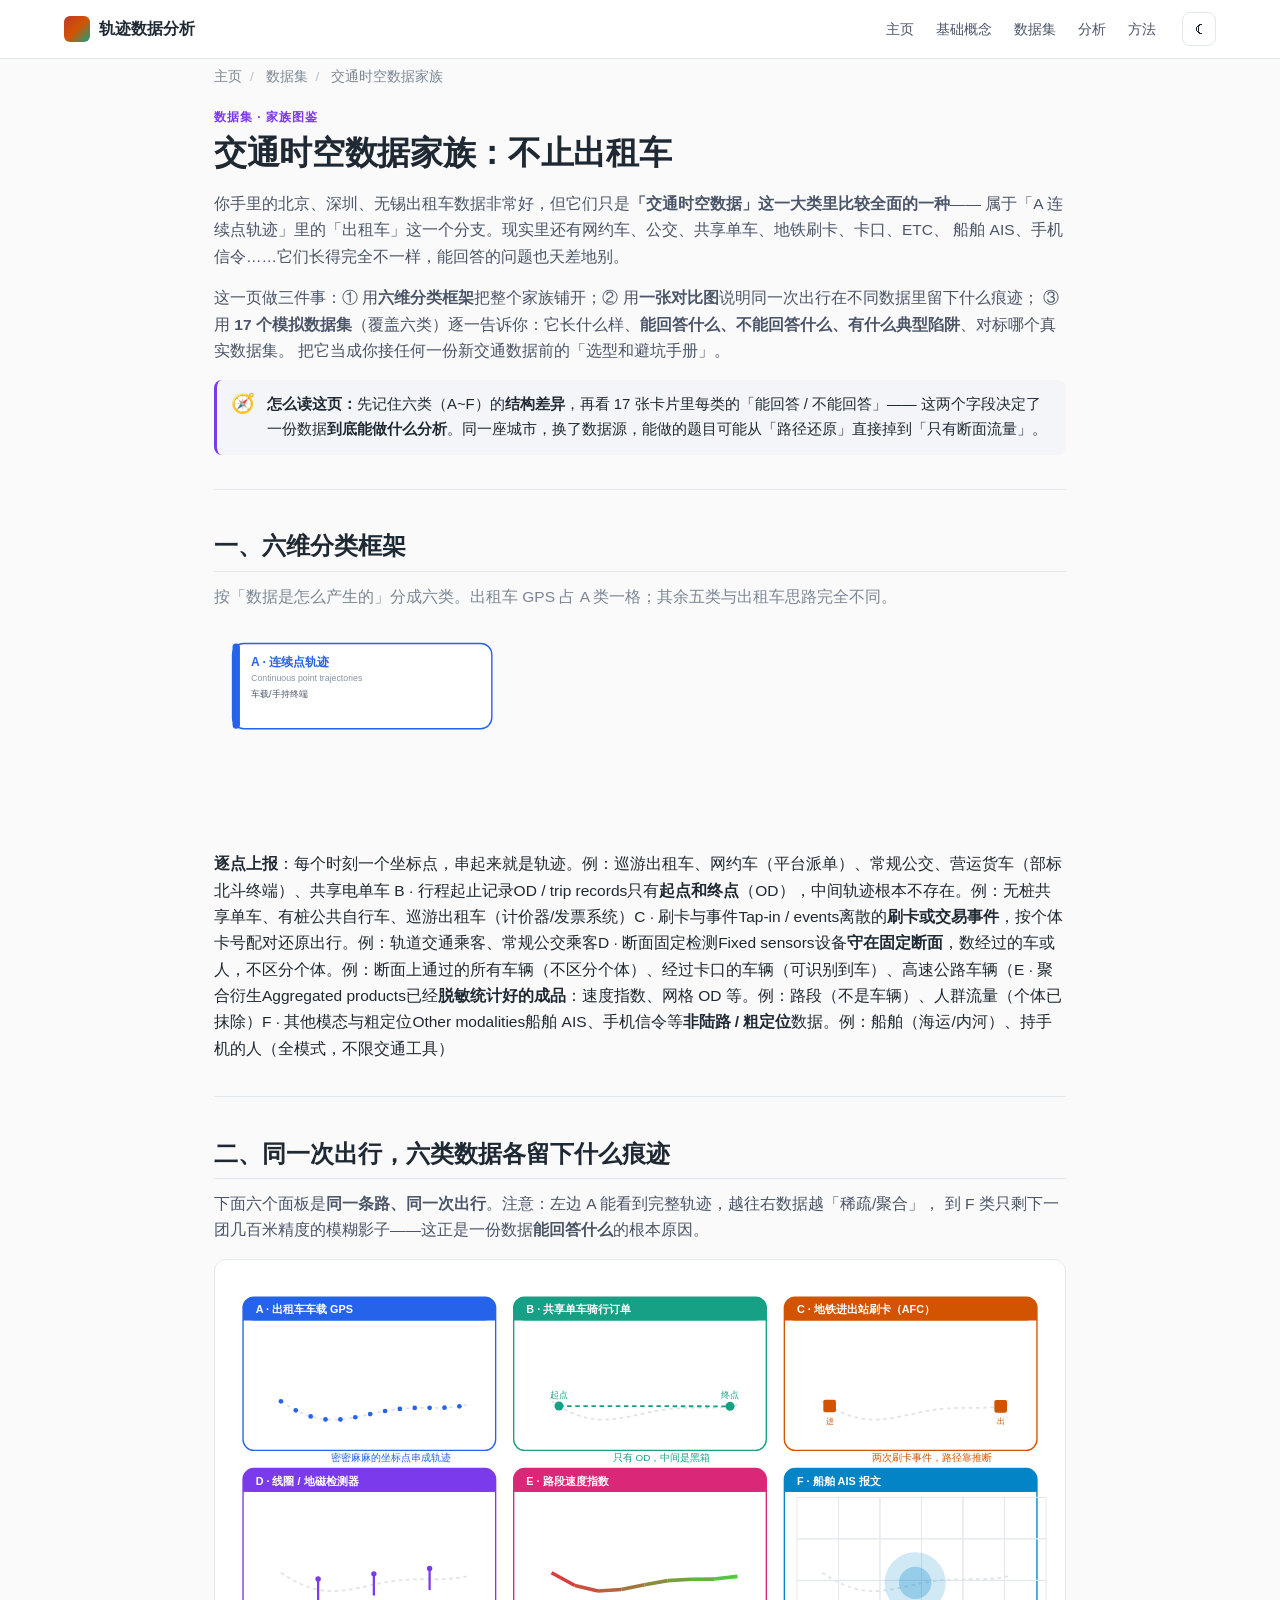
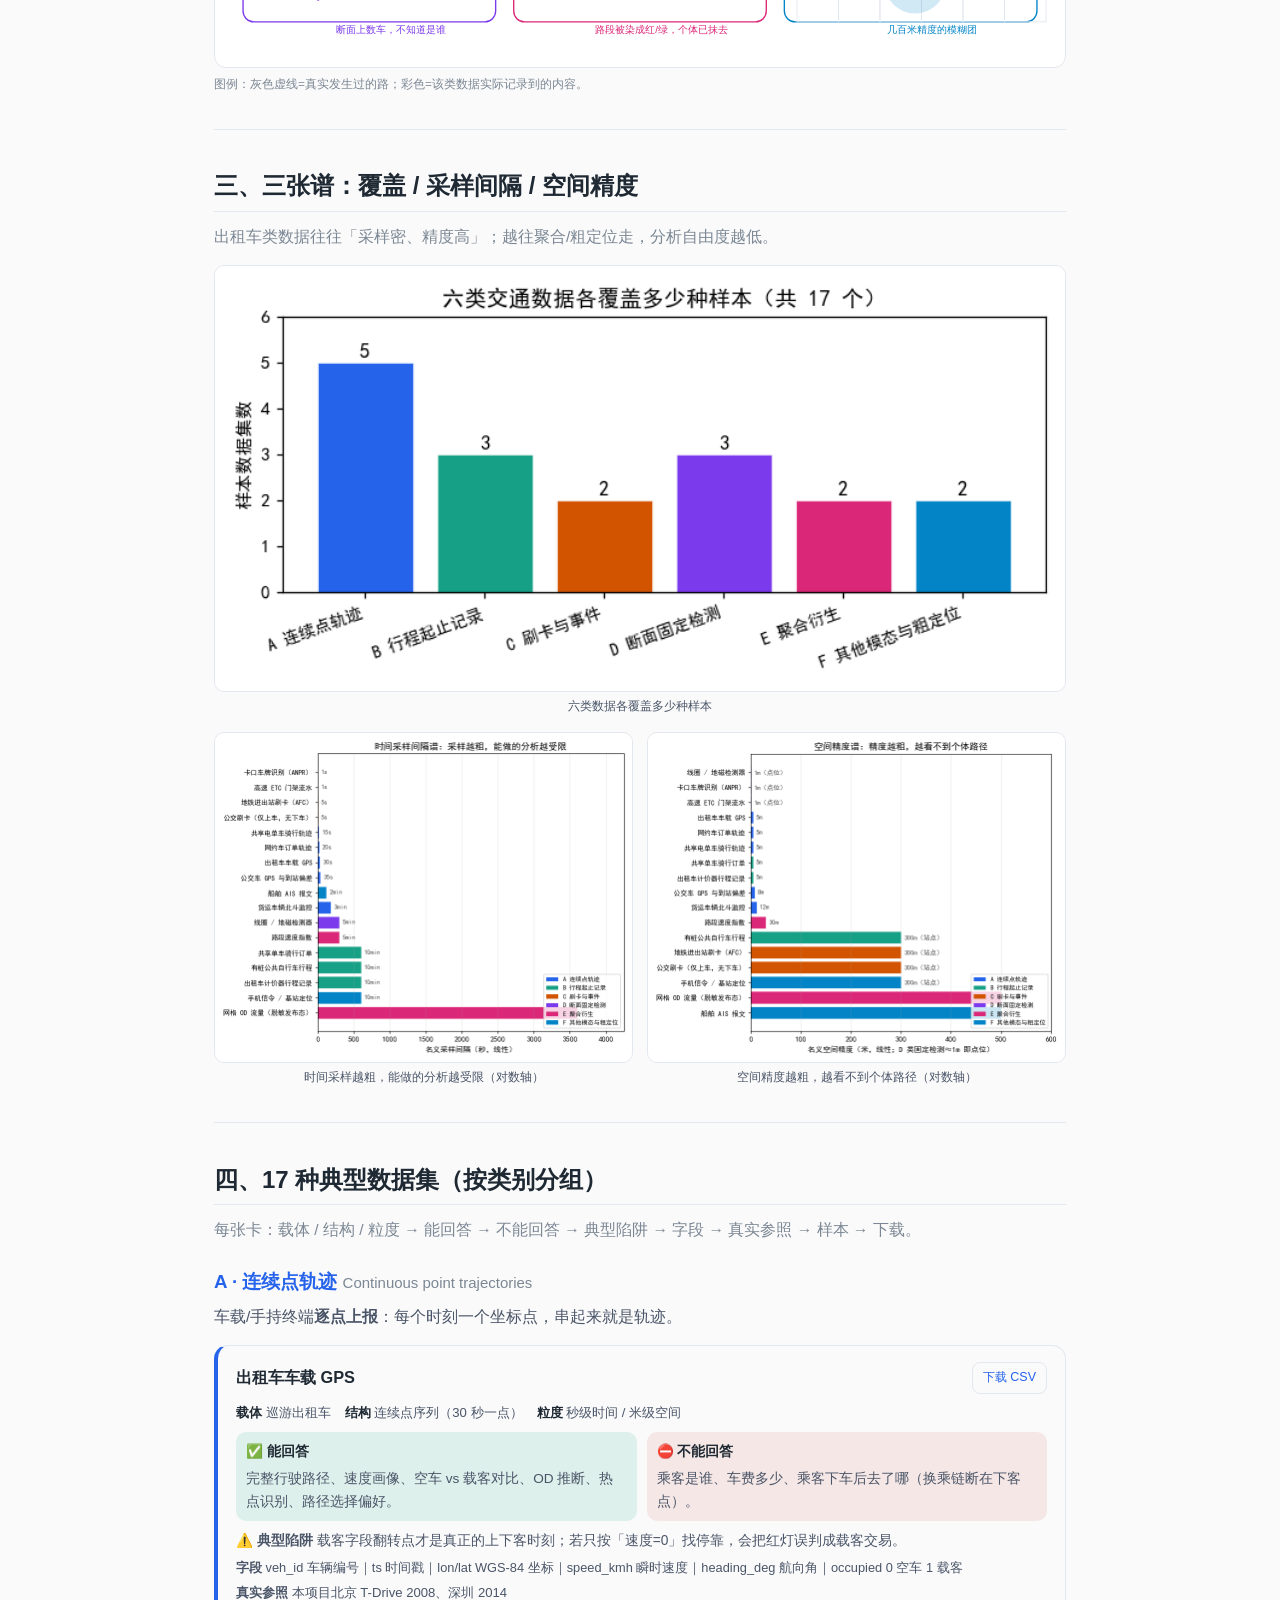
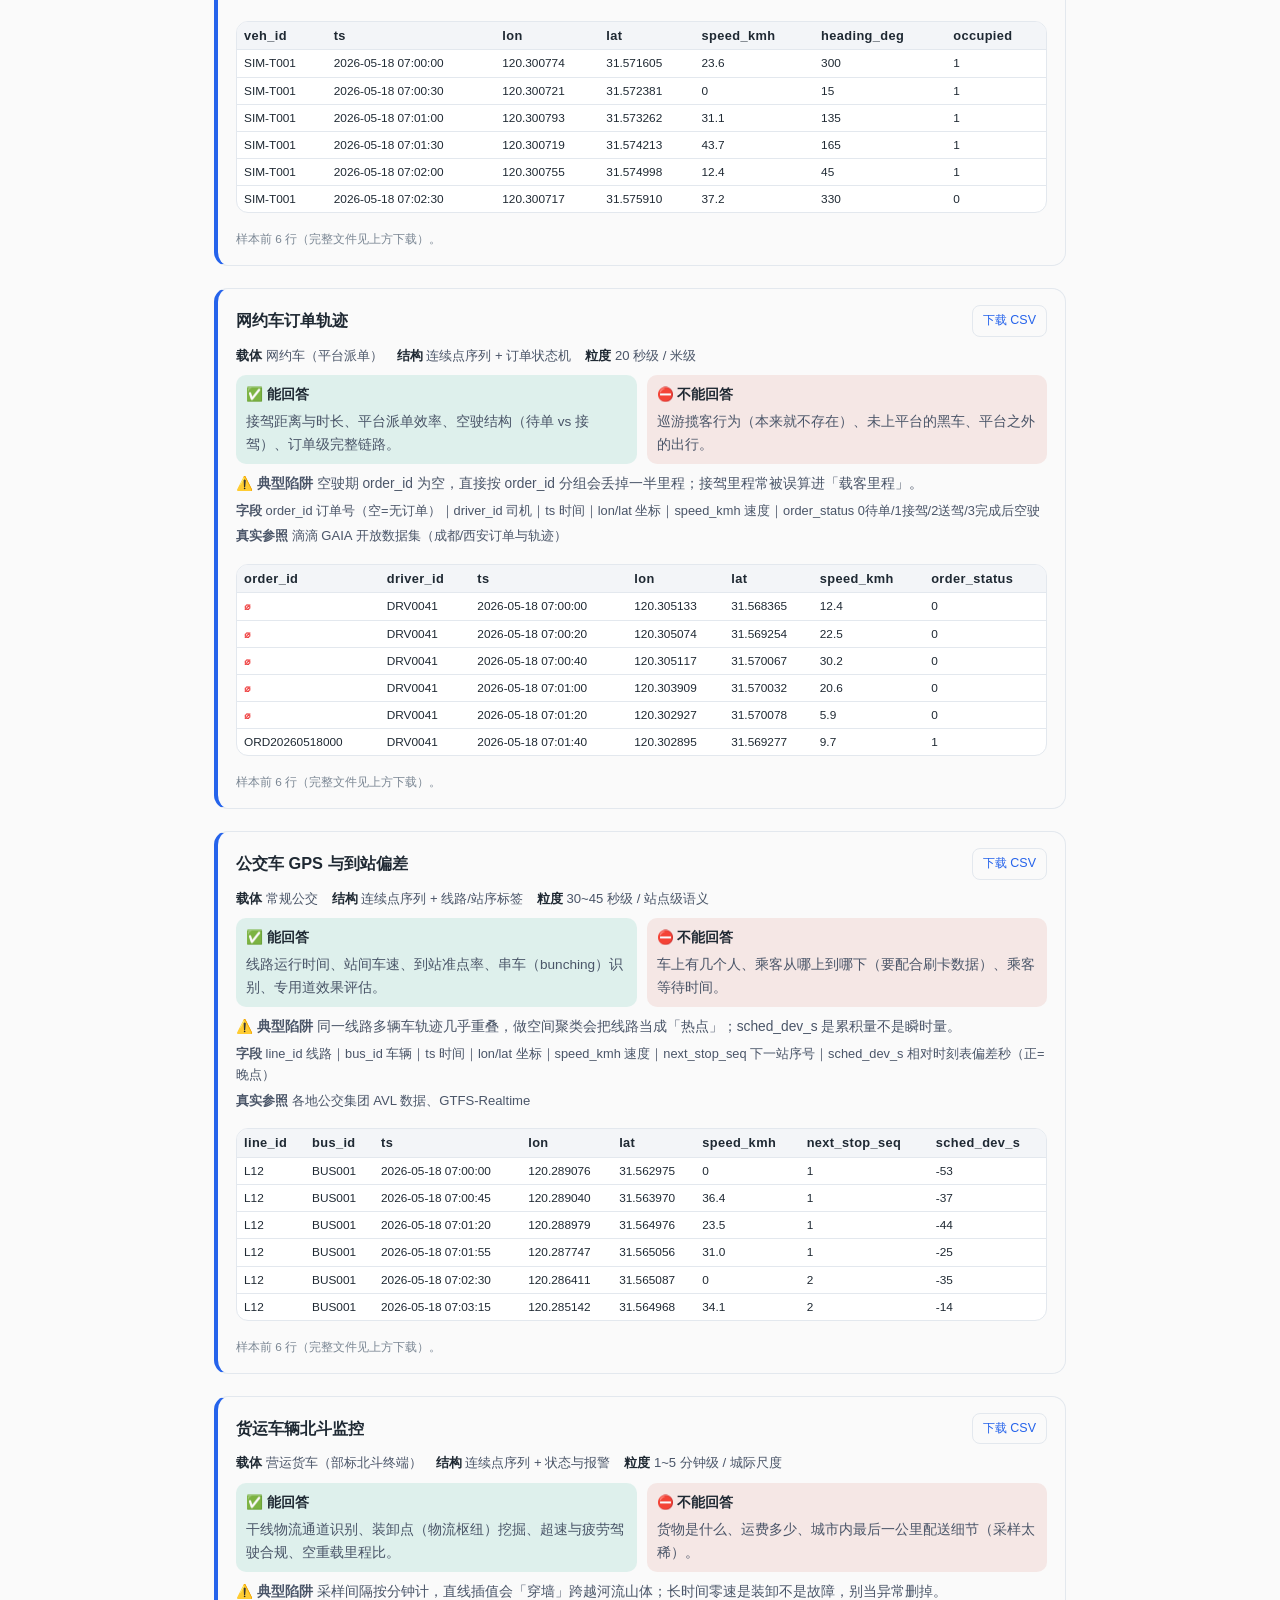
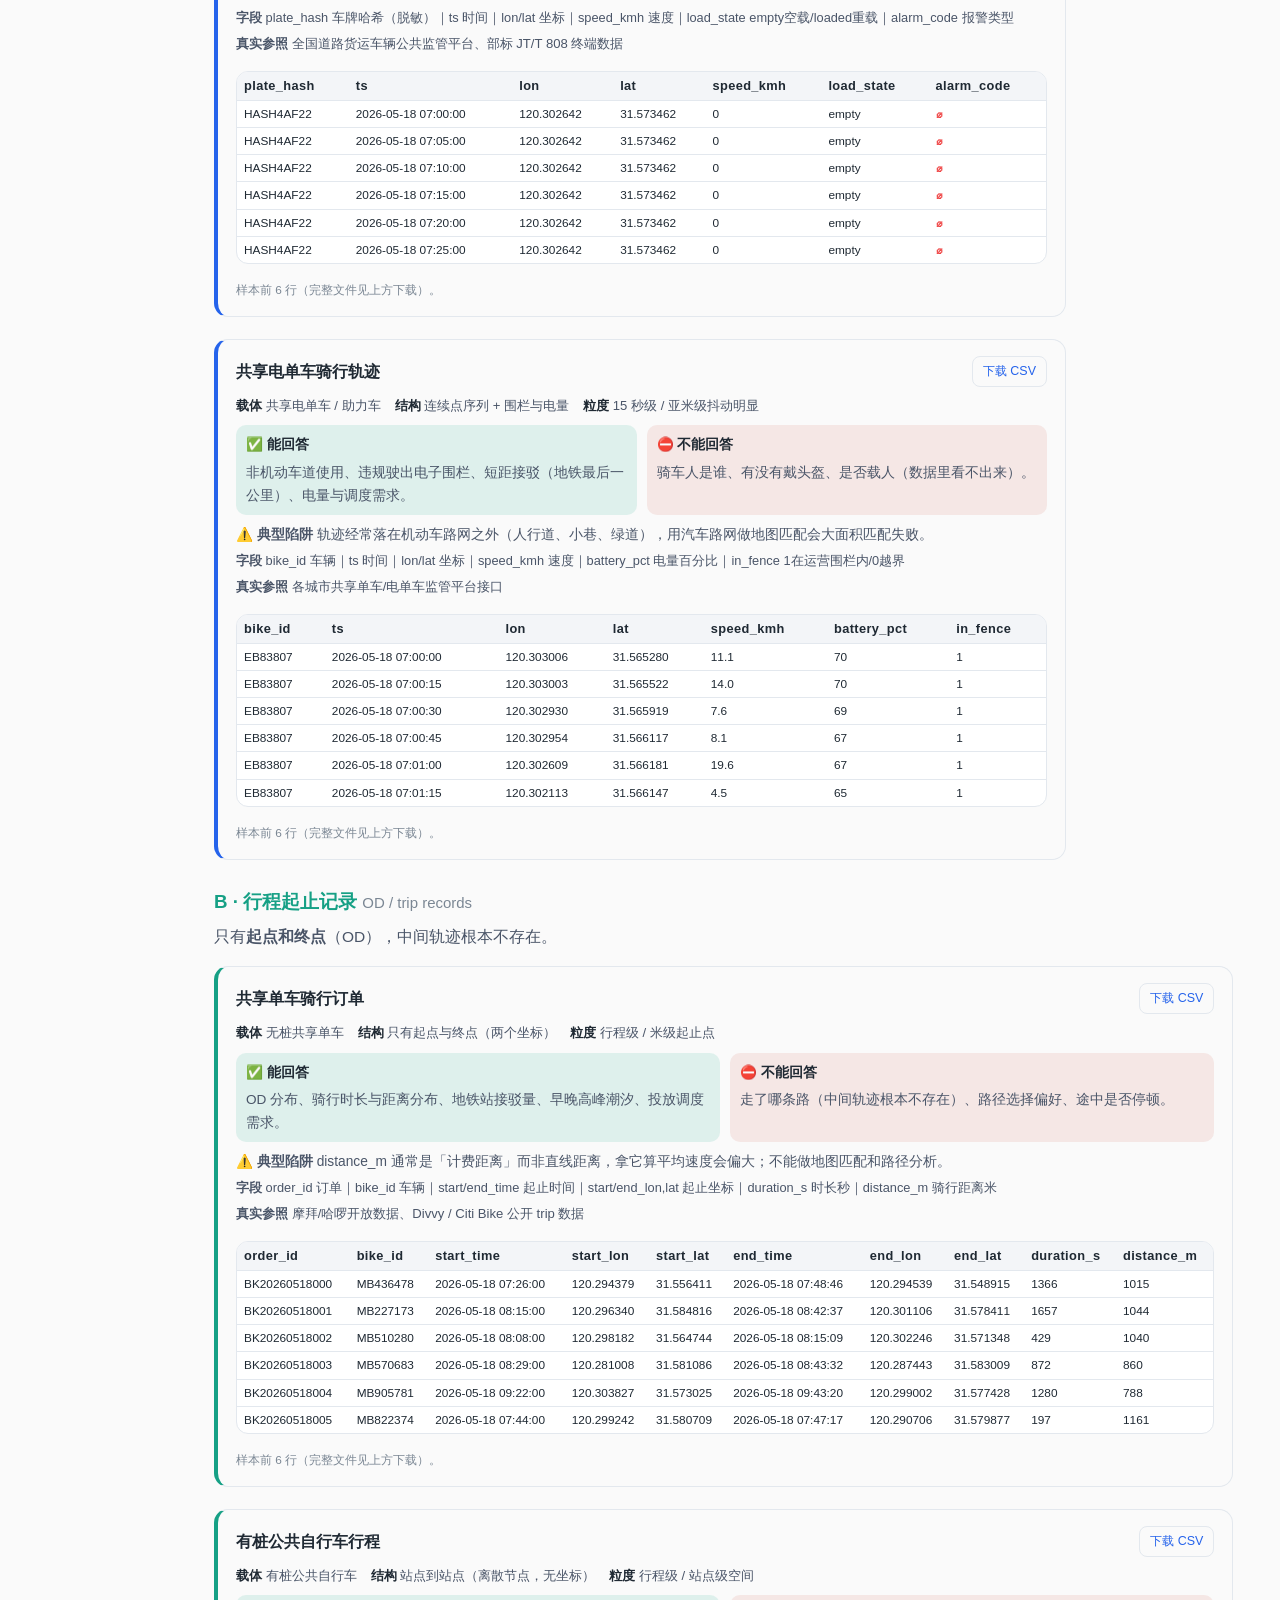
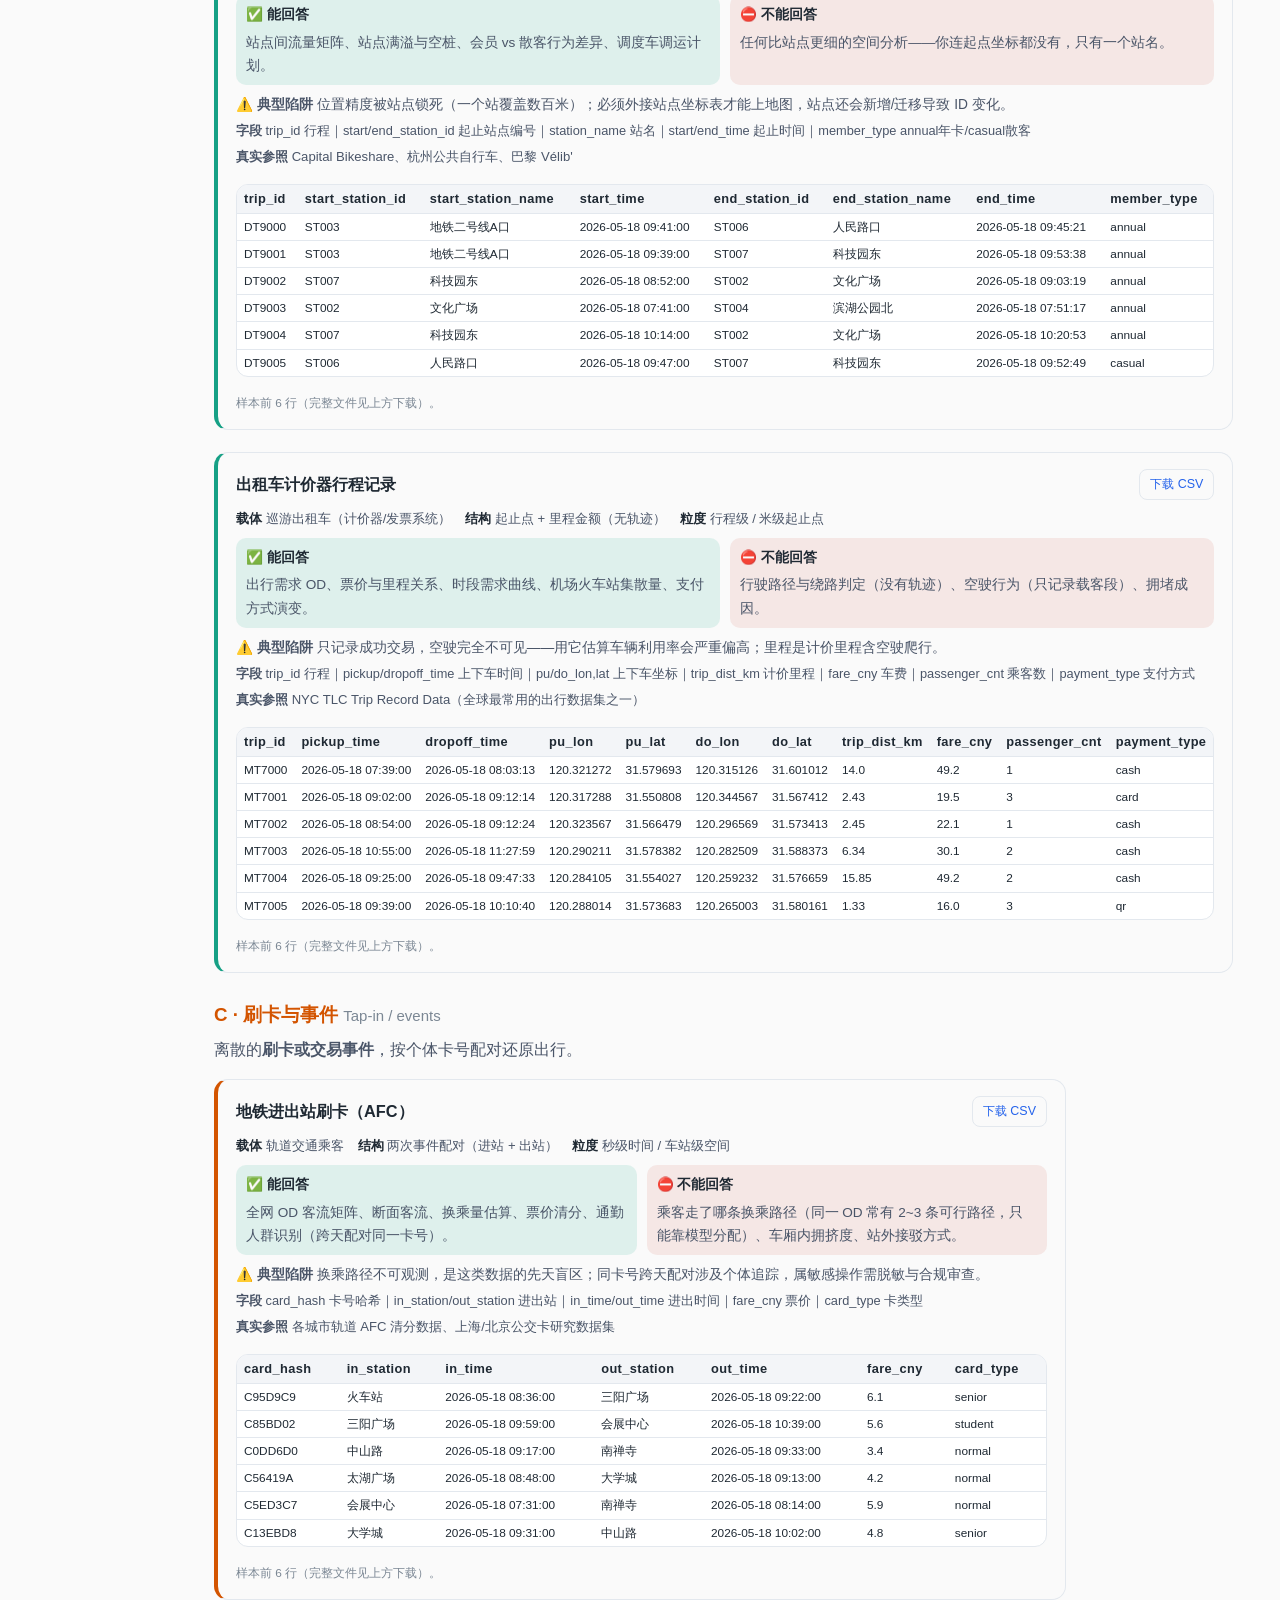
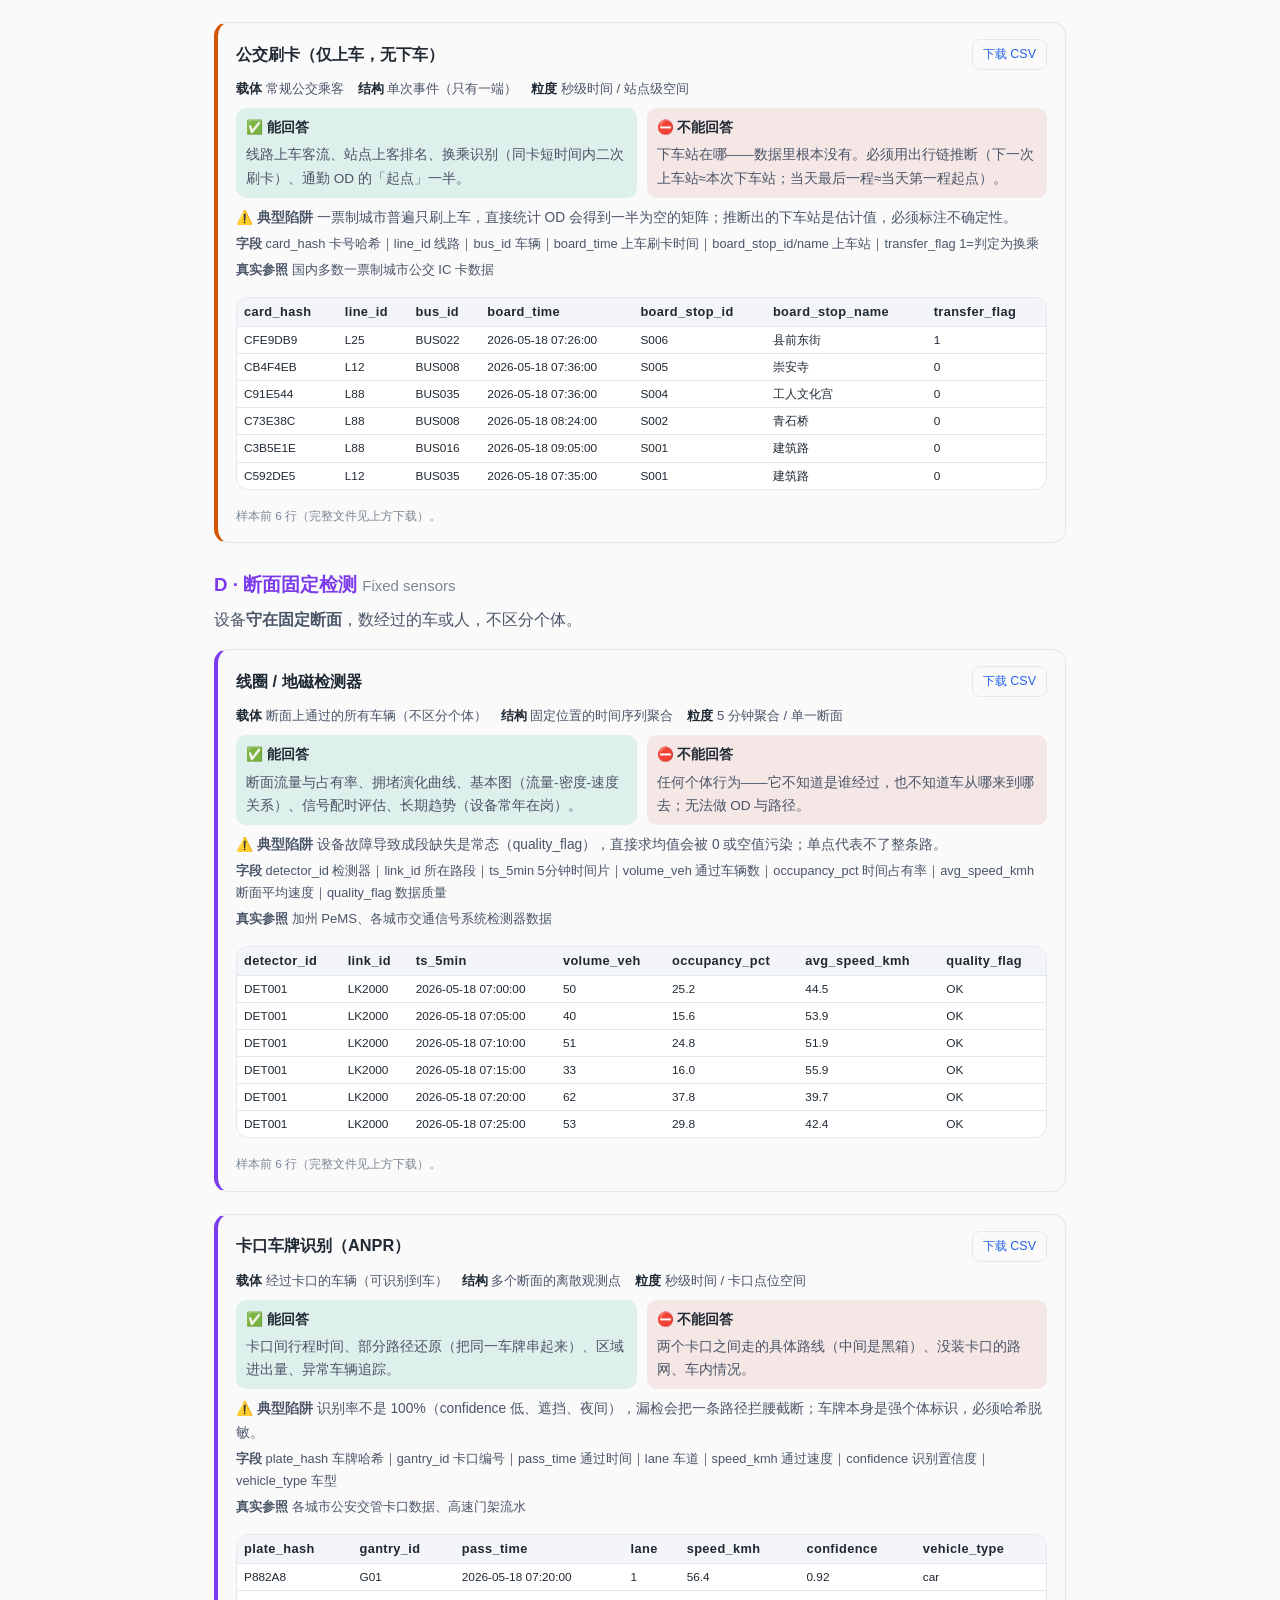
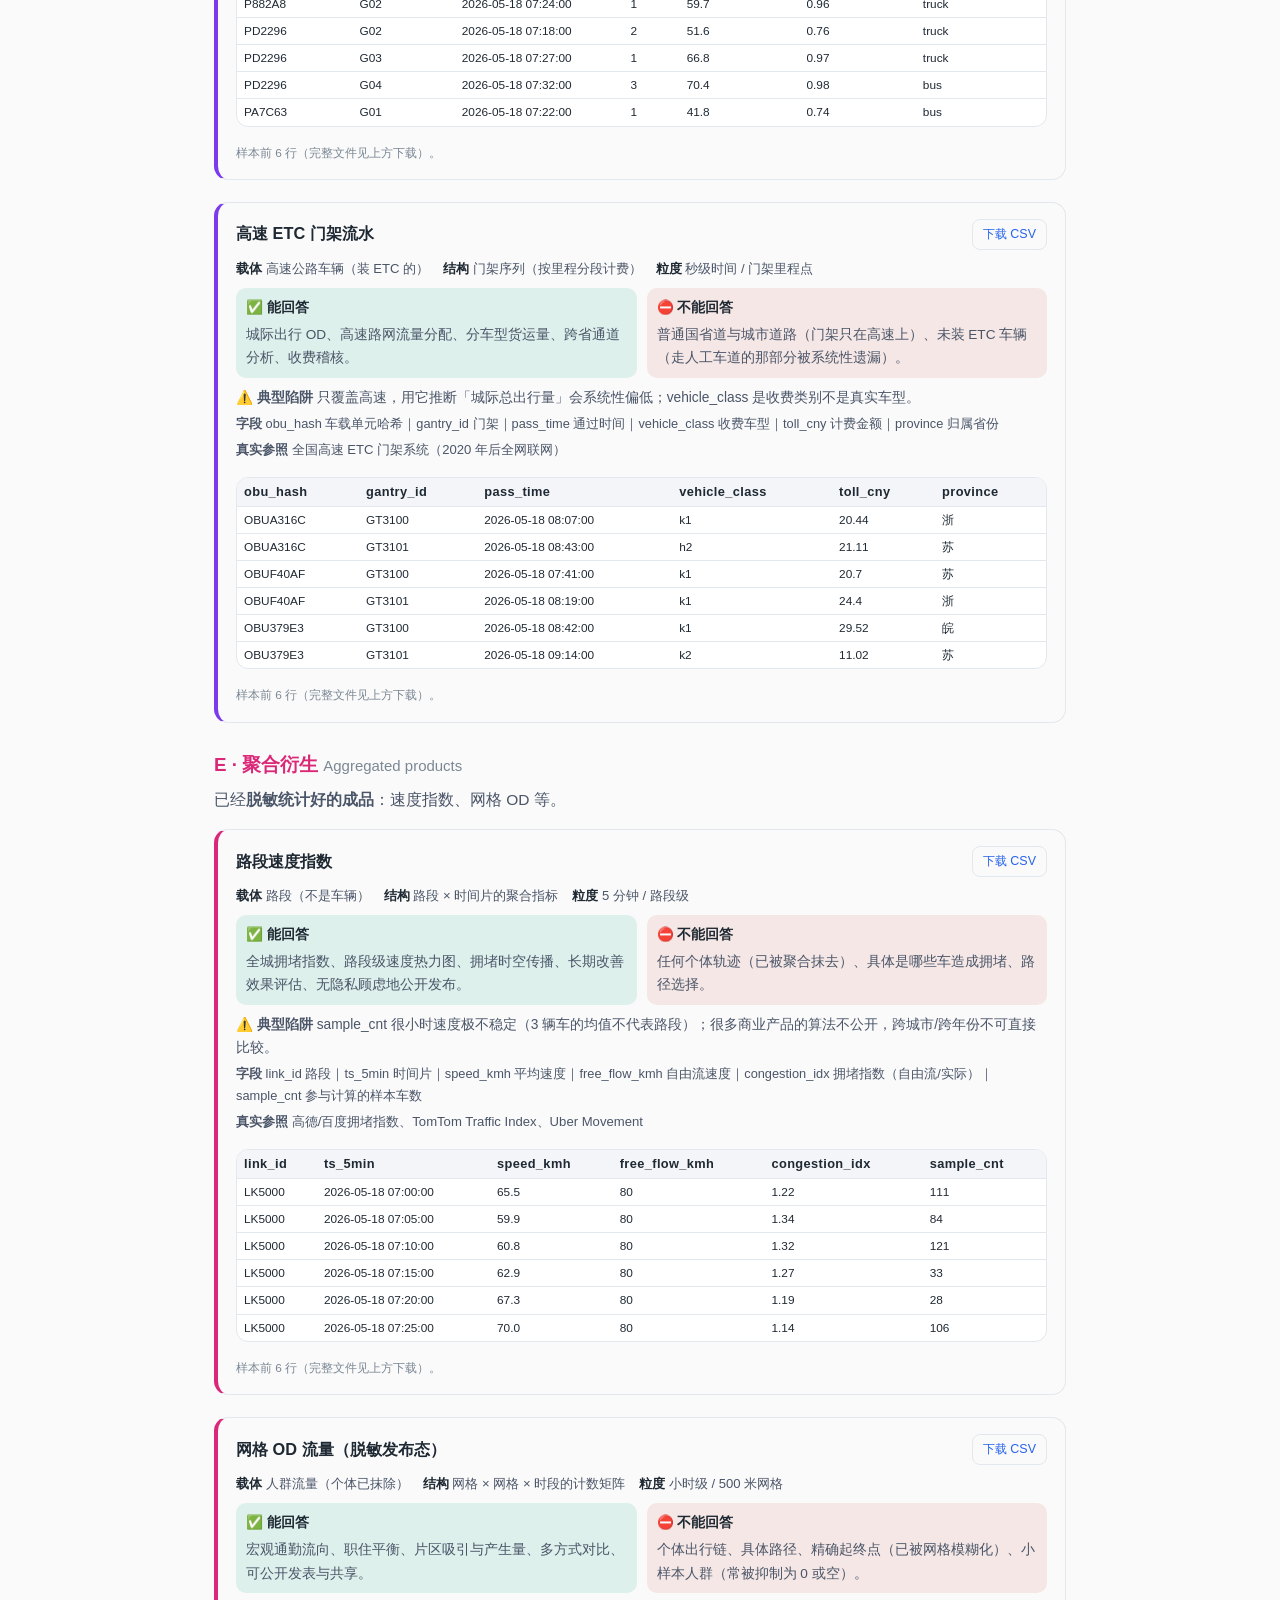
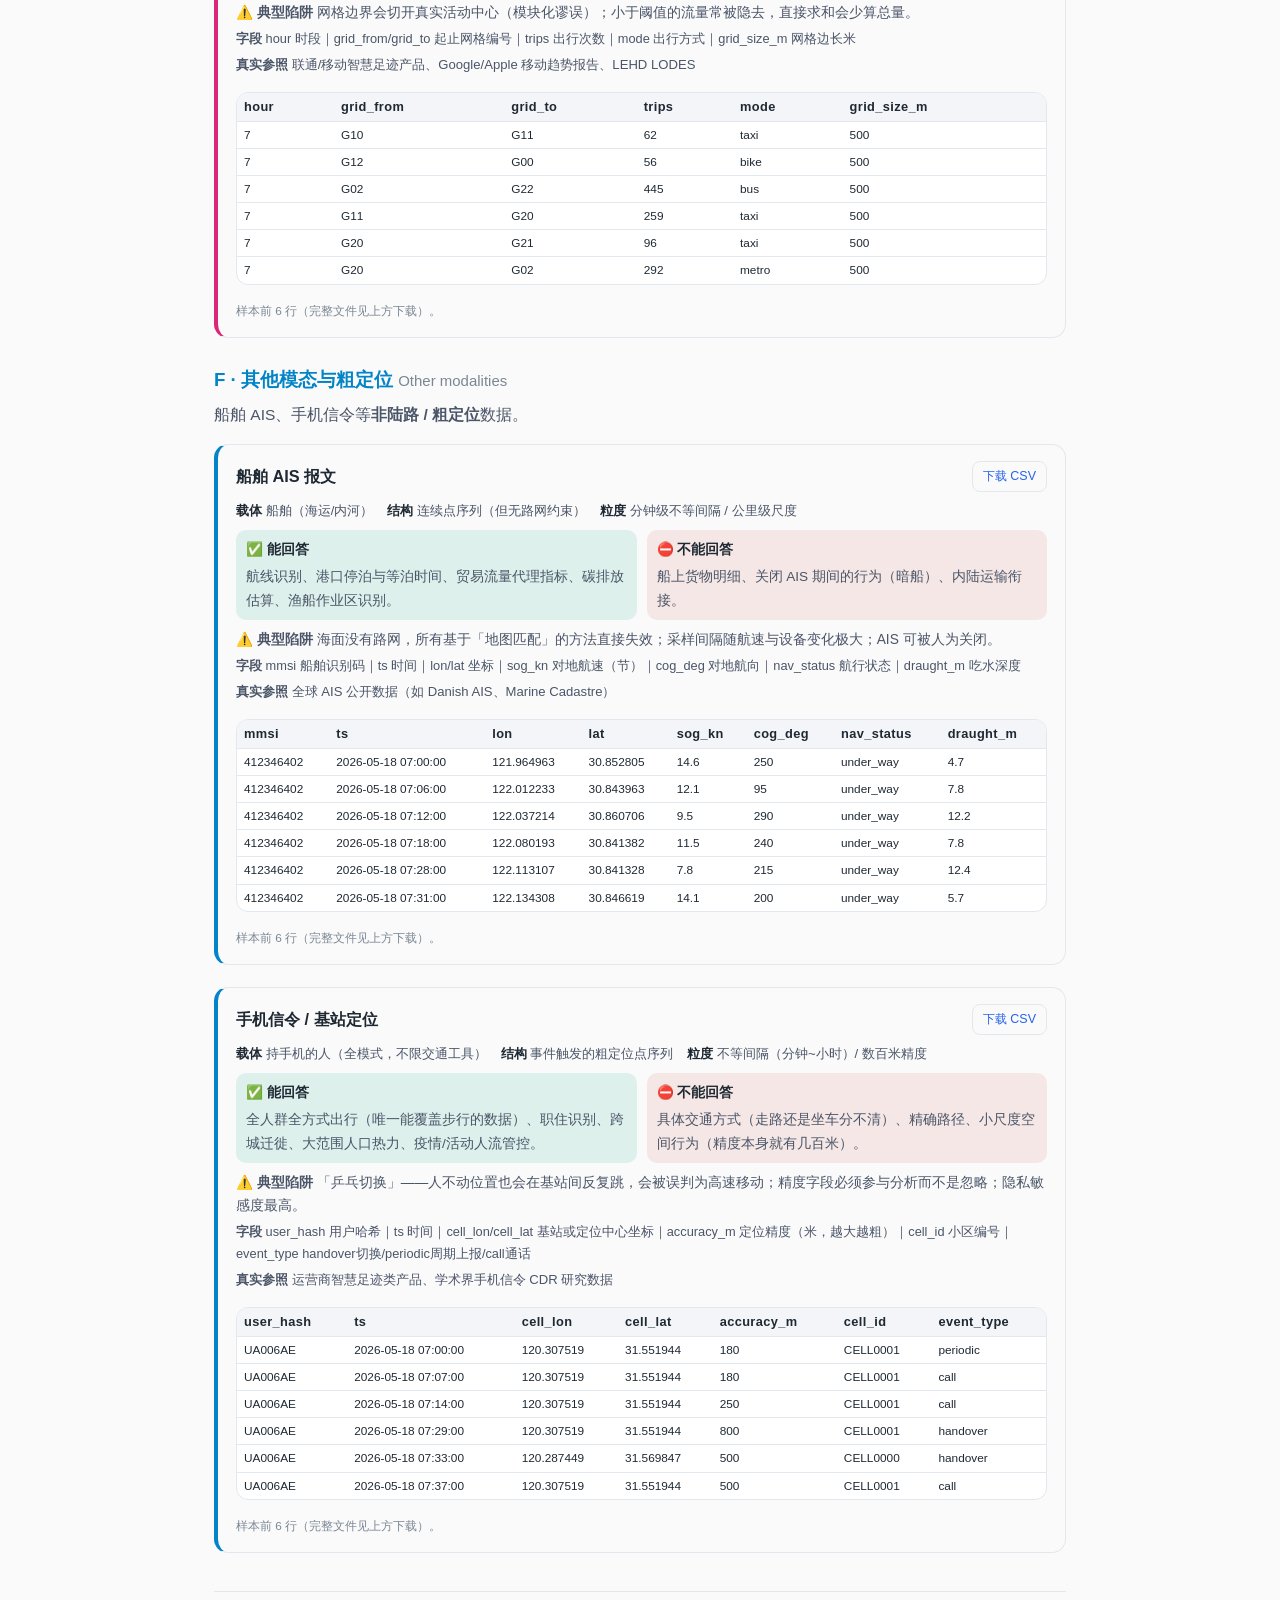
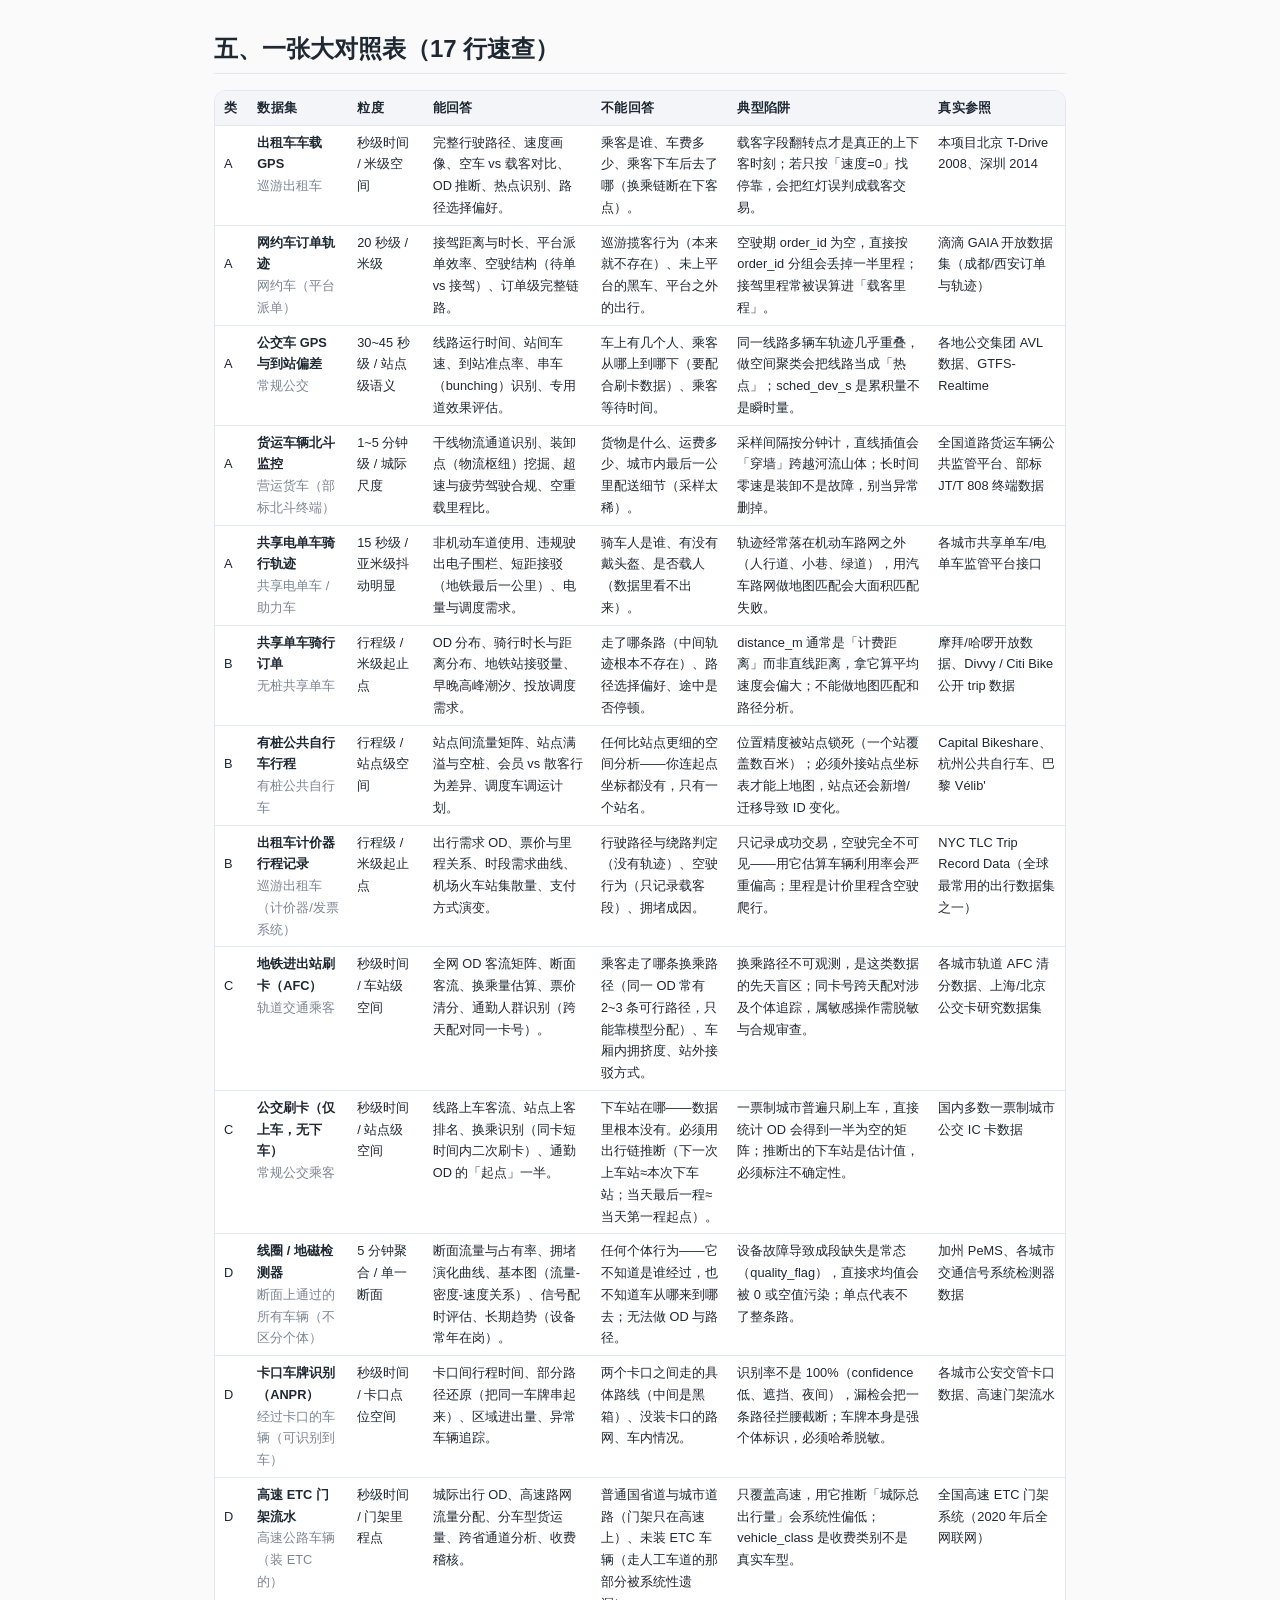
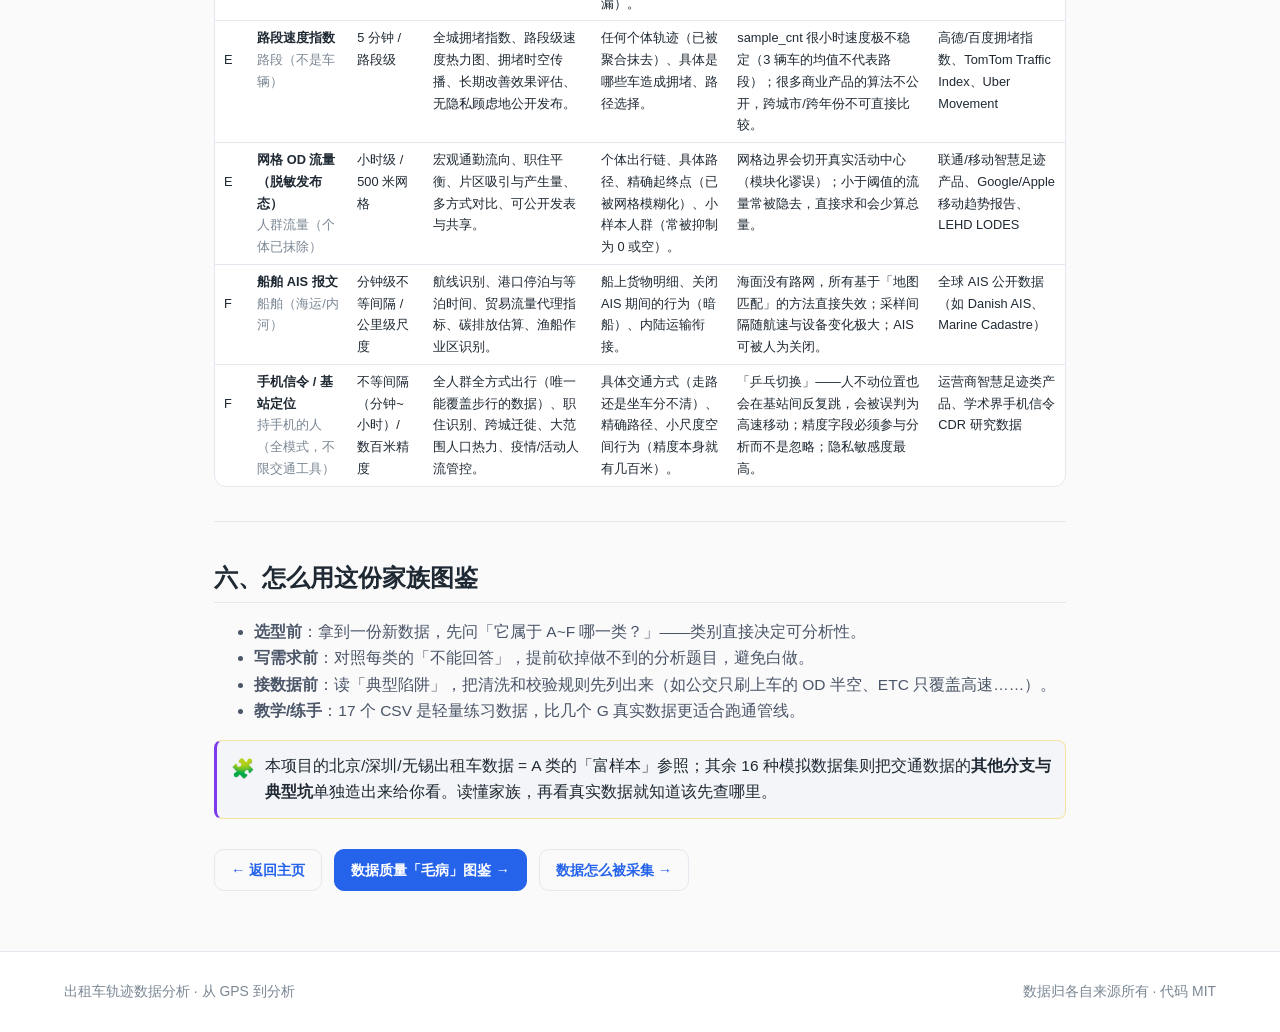
<file: datasets/taxonomy.html>
<!DOCTYPE html>
<html lang="zh-CN">
<head>
<meta charset="UTF-8" />
<meta name="viewport" content="width=device-width, initial-scale=1.0" />
<title>交通时空数据家族 · 六类与 17 种典型数据集</title>
<meta name="description" content="出租车 GPS 只是交通时空数据这一大类里较全面的一种。本页用六维分类框架 + 17 个模拟数据集，把出租车、网约车、公交、单车、地铁、卡口、AIS、手机信令等典型交通数据的结构、能回答/不能回答的问题、典型陷阱与真实参照一次讲清。" />
<link rel="stylesheet" href="../assets/css/style.css" />
<link rel="icon" href="data:image/svg+xml,%3Csvg xmlns='http://www.w3.org/2000/svg' viewBox='0 0 32 32'%3E%3Crect width='32' height='32' rx='6' fill='%237c3aed'/%3E%3Ctext x='16' y='22' font-size='18' text-anchor='middle' fill='white' font-family='Arial' font-weight='bold'%3E%E2%9A%99%3C/text%3E%3C/svg%3E" />

<style>
.tax-gridwrap{display:grid;grid-template-columns:1fr;gap:18px;margin-top:10px}
.cat-block h3 .en{font-weight:400;font-size:.8em;color:var(--text-muted)}
.cat-desc{color:var(--text-soft)}
.tax-card{border:1px solid var(--border);border-radius:14px;padding:16px 18px;background:var(--card);margin-bottom:4px}
.tax-head{display:flex;justify-content:space-between;align-items:center;gap:10px;flex-wrap:wrap}
.tax-head h4{margin:0;font-size:1.02rem}
.tax-meta{display:flex;flex-wrap:wrap;gap:6px 14px;margin:8px 0;font-size:.82rem;color:var(--text-soft)}
.tax-meta b{color:var(--text)}
.tax-grid{display:grid;grid-template-columns:1fr 1fr;gap:10px;margin:8px 0}
.tax-grid .can,.tax-grid .cannot{padding:8px 10px;border-radius:10px;font-size:.85rem}
.tax-grid .can{background:color-mix(in srgb,var(--wuxi) 12%,transparent)}
.tax-grid .cannot{background:color-mix(in srgb,var(--beijing) 10%,transparent)}
.tax-grid p{margin:4px 0 0}
.pit{font-size:.86rem;margin:8px 0 4px}
.fields{font-size:.8rem;color:var(--text-soft);margin:4px 0}
.ref{font-size:.82rem;color:var(--text-soft);margin:4px 0 10px}
.dl{font-size:.78rem;padding:4px 10px;border:1px solid var(--border);border-radius:8px;color:var(--accent);text-decoration:none;white-space:nowrap}
.sample{font-size:.74rem}
.sample td,.sample th{white-space:nowrap;padding:3px 7px}
.cap{font-size:.74rem;color:var(--text-muted);margin-top:6px}
.svg-wrap{border:1px solid var(--border);border-radius:12px;background:var(--bg-elev);padding:10px}
.bigtable{font-size:.8rem}
.bigtable td,.bigtable th{vertical-align:top;padding:6px 9px}
.bigtable .dot{display:inline-block;width:9px;height:9px;border-radius:50%;margin-right:5px}
.muted{color:var(--text-muted)}
.miss{color:#ef4444;font-weight:bold}
.chart-row{display:grid;grid-template-columns:repeat(auto-fit,minmax(300px,1fr));gap:14px;margin:14px 0}
.chart-row figure{margin:0}
.chart-row img{width:100%;border:1px solid var(--border);border-radius:10px}
.chart-row figcaption{font-size:.78rem;color:var(--text-soft);text-align:center;margin-top:4px}
.callout.note,.why{border-left:3px solid var(--guide);background:var(--bg-muted);padding:12px 14px;border-radius:8px;margin:14px 0}
.why{display:flex;gap:10px;align-items:flex-start}
.why .icon{font-size:1.2rem}
.btn{display:inline-block;padding:8px 16px;border-radius:10px;background:var(--accent);color:#fff;font-weight:600}
.btn.ghost{background:transparent;border:1px solid var(--border);color:var(--accent)}
</style>
</head>
<body>
<header class="site-header"><div class="container">
  <nav class="nav" aria-label="主导航">
    <a class="brand" href="../index.html"><span class="brand-mark" aria-hidden="true"></span><span>轨迹数据分析</span></a>
    <div class="nav-links">
      <a href="../index.html">主页</a>
      <a href="../guide/gps.html">基础概念</a>
      <a href="../index.html#datasets">数据集</a>
      <a href="../analysis/overview.html">分析</a>
      <a href="../methodology/pipeline.html">方法</a>
    </div>
    <button class="theme-toggle" aria-label="切换主题">☾</button>
  </nav>
</div></header>

<main><div class="container-narrow">
  <div class="crumbs">
    <a href="../index.html">主页</a><span class="sep">/</span>
    <a href="../index.html#datasets">数据集</a><span class="sep">/</span>
    <span>交通时空数据家族</span>
  </div>

  <span class="section-eyebrow" style="color:var(--guide);">数据集 · 家族图鉴</span>
  <h1>交通时空数据家族：不止出租车</h1>
  <p>
    你手里的北京、深圳、无锡出租车数据非常好，但它们只是<b>「交通时空数据」这一大类里<b>比较全面</b>的一种</b>——
    属于「A 连续点轨迹」里的「出租车」这一个分支。现实里还有网约车、公交、共享单车、地铁刷卡、卡口、ETC、
    船舶 AIS、手机信令……它们长得完全不一样，能回答的问题也天差地别。
  </p>
  <p>
    这一页做三件事：① 用<b>六维分类框架</b>把整个家族铺开；② 用<b>一张对比图</b>说明同一次出行在不同数据里留下什么痕迹；
    ③ 用 <b>17 个模拟数据集</b>（覆盖六类）逐一告诉你：它长什么样、<b>能回答什么、不能回答什么、有什么典型陷阱</b>、对标哪个真实数据集。
    把它当成你接任何一份新交通数据前的「选型和避坑手册」。
  </p>

  <div class="callout note">
    <span class="icon">🧭</span>
    <div><b>怎么读这页：</b>先记住六类（A~F）的<strong>结构差异</strong>，再看 17 张卡片里每类的「能回答 / 不能回答」——
    这两个字段决定了一份数据<strong>到底能做什么分析</strong>。同一座城市，换了数据源，能做的题目可能从「路径还原」直接掉到「只有断面流量」。</div>
  </div>

  <hr/>
  <h2>一、六维分类框架</h2>
  <p class="muted">按「数据是怎么产生的」分成六类。出租车 GPS 占 A 类一格；其余五类与出租车思路完全不同。</p>
  <svg viewBox="0 0 920 235" xmlns="http://www.w3.org/2000/svg" role="img" aria-label="六维分类框架"><g transform="translate(20,20)"><rect x="0" y="0" width="280" height="92" rx="12" fill="#fff" stroke="#2563eb" stroke-width="1.5"/><rect x="0" y="0" width="8" height="92" rx="4" fill="#2563eb"/><text x="20" y="24" font-size="13" font-weight="bold" fill="#2563eb">A · 连续点轨迹</text><text x="20" y="40" font-size="9.5" fill="#8794a6">Continuous point trajectories</text><text x="20" y="58" font-size="10" fill="#4a5568">车载/手持终端<b>逐点上报</b>：每个时刻一个坐标点，串起来就是轨迹。</text><text x="20" y="80" font-size="9.5" fill="#7b8794">例：巡游出租车、网约车（平台派单）、常规公交、营运货车（部标北斗终端）、共享电单车 </text></g><g transform="translate(320,20)"><rect x="0" y="0" width="280" height="92" rx="12" fill="#fff" stroke="#16a085" stroke-width="1.5"/><rect x="0" y="0" width="8" height="92" rx="4" fill="#16a085"/><text x="20" y="24" font-size="13" font-weight="bold" fill="#16a085">B · 行程起止记录</text><text x="20" y="40" font-size="9.5" fill="#8794a6">OD / trip records</text><text x="20" y="58" font-size="10" fill="#4a5568">只有<b>起点和终点</b>（OD），中间轨迹根本不存在。</text><text x="20" y="80" font-size="9.5" fill="#7b8794">例：无桩共享单车、有桩公共自行车、巡游出租车（计价器/发票系统）</text></g><g transform="translate(620,20)"><rect x="0" y="0" width="280" height="92" rx="12" fill="#fff" stroke="#d35400" stroke-width="1.5"/><rect x="0" y="0" width="8" height="92" rx="4" fill="#d35400"/><text x="20" y="24" font-size="13" font-weight="bold" fill="#d35400">C · 刷卡与事件</text><text x="20" y="40" font-size="9.5" fill="#8794a6">Tap-in / events</text><text x="20" y="58" font-size="10" fill="#4a5568">离散的<b>刷卡或交易事件</b>，按个体卡号配对还原出行。</text><text x="20" y="80" font-size="9.5" fill="#7b8794">例：轨道交通乘客、常规公交乘客</text></g><g transform="translate(20,130)"><rect x="0" y="0" width="280" height="92" rx="12" fill="#fff" stroke="#7c3aed" stroke-width="1.5"/><rect x="0" y="0" width="8" height="92" rx="4" fill="#7c3aed"/><text x="20" y="24" font-size="13" font-weight="bold" fill="#7c3aed">D · 断面固定检测</text><text x="20" y="40" font-size="9.5" fill="#8794a6">Fixed sensors</text><text x="20" y="58" font-size="10" fill="#4a5568">设备<b>守在固定断面</b>，数经过的车或人，不区分个体。</text><text x="20" y="80" font-size="9.5" fill="#7b8794">例：断面上通过的所有车辆（不区分个体）、经过卡口的车辆（可识别到车）、高速公路车辆（</text></g><g transform="translate(320,130)"><rect x="0" y="0" width="280" height="92" rx="12" fill="#fff" stroke="#db2777" stroke-width="1.5"/><rect x="0" y="0" width="8" height="92" rx="4" fill="#db2777"/><text x="20" y="24" font-size="13" font-weight="bold" fill="#db2777">E · 聚合衍生</text><text x="20" y="40" font-size="9.5" fill="#8794a6">Aggregated products</text><text x="20" y="58" font-size="10" fill="#4a5568">已经<b>脱敏统计好的成品</b>：速度指数、网格 OD 等。</text><text x="20" y="80" font-size="9.5" fill="#7b8794">例：路段（不是车辆）、人群流量（个体已抹除）</text></g><g transform="translate(620,130)"><rect x="0" y="0" width="280" height="92" rx="12" fill="#fff" stroke="#0284c7" stroke-width="1.5"/><rect x="0" y="0" width="8" height="92" rx="4" fill="#0284c7"/><text x="20" y="24" font-size="13" font-weight="bold" fill="#0284c7">F · 其他模态与粗定位</text><text x="20" y="40" font-size="9.5" fill="#8794a6">Other modalities</text><text x="20" y="58" font-size="10" fill="#4a5568">船舶 AIS、手机信令等<b>非陆路 / 粗定位</b>数据。</text><text x="20" y="80" font-size="9.5" fill="#7b8794">例：船舶（海运/内河）、持手机的人（全模式，不限交通工具）</text></g></svg>

  <hr/>
  <h2>二、同一次出行，六类数据各留下什么痕迹</h2>
  <p>下面六个面板是<strong>同一条路、同一次出行</strong>。注意：左边 A 能看到完整轨迹，越往右数据越「稀疏/聚合」，
    到 F 类只剩下一团几百米精度的模糊影子——这正是一份数据<b>能回答什么</b>的根本原因。</p>
  <div class="svg-wrap"><svg viewBox="0 0 920 420" xmlns="http://www.w3.org/2000/svg" role="img" aria-label="同一次出行六类数据痕迹对比"><g transform="translate(20,30)"><rect x="0" y="0" width="280" height="170" rx="12" fill="#fff" stroke="#2563eb" stroke-width="1.5"/><rect x="0" y="0" width="280" height="26" rx="12" fill="#2563eb"/><rect x="0" y="13" width="280" height="13" fill="#2563eb"/><text x="14" y="18" font-size="12" font-weight="bold" fill="#fff">A · 出租车车载 GPS</text><g transform="translate(14,32)"><path d="M 28.0,83.6 L 36.2,88.8 L 44.5,93.5 L 52.7,97.3 L 61.0,100.3 L 69.2,102.4 L 77.4,103.6 L 85.7,104.0 L 93.9,103.6 L 102.2,102.6 L 110.4,101.2 L 118.6,99.5 L 126.9,97.7 L 135.1,95.9 L 143.4,94.3 L 151.6,93.0 L 159.8,92.0 L 168.1,91.3 L 176.3,90.9 L 184.6,90.8 L 192.8,90.8 L 201.0,90.8 L 209.3,90.6 L 217.5,90.0 L 225.8,89.1 L 234.0,87.6" fill="none" stroke="#cbd2d9" stroke-width="2" stroke-dasharray="4 4" opacity="0.6"/><circle cx="28.0" cy="83.6" r="2.6" fill="#2563eb"/><circle cx="44.5" cy="93.5" r="2.6" fill="#2563eb"/><circle cx="61.0" cy="100.3" r="2.6" fill="#2563eb"/><circle cx="77.4" cy="103.6" r="2.6" fill="#2563eb"/><circle cx="93.9" cy="103.6" r="2.6" fill="#2563eb"/><circle cx="110.4" cy="101.2" r="2.6" fill="#2563eb"/><circle cx="126.9" cy="97.7" r="2.6" fill="#2563eb"/><circle cx="143.4" cy="94.3" r="2.6" fill="#2563eb"/><circle cx="159.8" cy="92.0" r="2.6" fill="#2563eb"/><circle cx="176.3" cy="90.9" r="2.6" fill="#2563eb"/><circle cx="192.8" cy="90.8" r="2.6" fill="#2563eb"/><circle cx="209.3" cy="90.6" r="2.6" fill="#2563eb"/><circle cx="225.8" cy="89.1" r="2.6" fill="#2563eb"/><text x="150" y="150" text-anchor="middle" font-size="11" fill="#2563eb">密密麻麻的坐标点串成轨迹</text></g></g><g transform="translate(320,30)"><rect x="0" y="0" width="280" height="170" rx="12" fill="#fff" stroke="#16a085" stroke-width="1.5"/><rect x="0" y="0" width="280" height="26" rx="12" fill="#16a085"/><rect x="0" y="13" width="280" height="13" fill="#16a085"/><text x="14" y="18" font-size="12" font-weight="bold" fill="#fff">B · 共享单车骑行订单</text><g transform="translate(14,32)"><path d="M 28.0,83.6 L 36.2,88.8 L 44.5,93.5 L 52.7,97.3 L 61.0,100.3 L 69.2,102.4 L 77.4,103.6 L 85.7,104.0 L 93.9,103.6 L 102.2,102.6 L 110.4,101.2 L 118.6,99.5 L 126.9,97.7 L 135.1,95.9 L 143.4,94.3 L 151.6,93.0 L 159.8,92.0 L 168.1,91.3 L 176.3,90.9 L 184.6,90.8 L 192.8,90.8 L 201.0,90.8 L 209.3,90.6 L 217.5,90.0 L 225.8,89.1 L 234.0,87.6" fill="none" stroke="#cbd2d9" stroke-width="2" stroke-dasharray="4 4" opacity="0.6"/><line x1="36.2" y1="88.8" x2="225.8" y2="89.1" stroke="#16a085" stroke-width="2" stroke-dasharray="5 4"/><circle cx="36.2" cy="88.8" r="5" fill="#16a085"/><circle cx="225.8" cy="89.1" r="5" fill="#16a085"/><text x="36.2" y="79.8" text-anchor="middle" font-size="10" fill="#16a085">起点</text><text x="225.8" y="80.1" text-anchor="middle" font-size="10" fill="#16a085">终点</text><text x="150" y="150" text-anchor="middle" font-size="11" fill="#16a085">只有 OD，中间是黑箱</text></g></g><g transform="translate(620,30)"><rect x="0" y="0" width="280" height="170" rx="12" fill="#fff" stroke="#d35400" stroke-width="1.5"/><rect x="0" y="0" width="280" height="26" rx="12" fill="#d35400"/><rect x="0" y="13" width="280" height="13" fill="#d35400"/><text x="14" y="18" font-size="12" font-weight="bold" fill="#fff">C · 地铁进出站刷卡（AFC）</text><g transform="translate(14,32)"><path d="M 28.0,83.6 L 36.2,88.8 L 44.5,93.5 L 52.7,97.3 L 61.0,100.3 L 69.2,102.4 L 77.4,103.6 L 85.7,104.0 L 93.9,103.6 L 102.2,102.6 L 110.4,101.2 L 118.6,99.5 L 126.9,97.7 L 135.1,95.9 L 143.4,94.3 L 151.6,93.0 L 159.8,92.0 L 168.1,91.3 L 176.3,90.9 L 184.6,90.8 L 192.8,90.8 L 201.0,90.8 L 209.3,90.6 L 217.5,90.0 L 225.8,89.1 L 234.0,87.6" fill="none" stroke="#cbd2d9" stroke-width="2" stroke-dasharray="4 4" opacity="0.6"/><rect x="29.2" y="81.8" width="14" height="14" rx="2" fill="#d35400"/><rect x="218.8" y="82.1" width="14" height="14" rx="2" fill="#d35400"/><text x="36.2" y="108.8" text-anchor="middle" font-size="9" fill="#d35400">进</text><text x="225.8" y="109.1" text-anchor="middle" font-size="9" fill="#d35400">出</text><text x="150" y="150" text-anchor="middle" font-size="11" fill="#d35400">两次刷卡事件，路径靠推断</text></g></g><g transform="translate(20,220)"><rect x="0" y="0" width="280" height="170" rx="12" fill="#fff" stroke="#7c3aed" stroke-width="1.5"/><rect x="0" y="0" width="280" height="26" rx="12" fill="#7c3aed"/><rect x="0" y="13" width="280" height="13" fill="#7c3aed"/><text x="14" y="18" font-size="12" font-weight="bold" fill="#fff">D · 线圈 / 地磁检测器</text><g transform="translate(14,32)"><path d="M 28.0,83.6 L 36.2,88.8 L 44.5,93.5 L 52.7,97.3 L 61.0,100.3 L 69.2,102.4 L 77.4,103.6 L 85.7,104.0 L 93.9,103.6 L 102.2,102.6 L 110.4,101.2 L 118.6,99.5 L 126.9,97.7 L 135.1,95.9 L 143.4,94.3 L 151.6,93.0 L 159.8,92.0 L 168.1,91.3 L 176.3,90.9 L 184.6,90.8 L 192.8,90.8 L 201.0,90.8 L 209.3,90.6 L 217.5,90.0 L 225.8,89.1 L 234.0,87.6" fill="none" stroke="#cbd2d9" stroke-width="2" stroke-dasharray="4 4" opacity="0.6"/><line x1="69.2" y1="90.4" x2="69.2" y2="114.4" stroke="#7c3aed" stroke-width="2.5"/><circle cx="69.2" cy="90.4" r="3" fill="#7c3aed"/><line x1="131.0" y1="84.8" x2="131.0" y2="108.8" stroke="#7c3aed" stroke-width="2.5"/><circle cx="131.0" cy="84.8" r="3" fill="#7c3aed"/><line x1="192.8" y1="78.8" x2="192.8" y2="102.8" stroke="#7c3aed" stroke-width="2.5"/><circle cx="192.8" cy="78.8" r="3" fill="#7c3aed"/><text x="150" y="150" text-anchor="middle" font-size="11" fill="#7c3aed">断面上数车，不知道是谁</text></g></g><g transform="translate(320,220)"><rect x="0" y="0" width="280" height="170" rx="12" fill="#fff" stroke="#db2777" stroke-width="1.5"/><rect x="0" y="0" width="280" height="26" rx="12" fill="#db2777"/><rect x="0" y="13" width="280" height="13" fill="#db2777"/><text x="14" y="18" font-size="12" font-weight="bold" fill="#fff">E · 路段速度指数</text><g transform="translate(14,32)"><path d="M 28.0,83.6 L 36.2,88.8 L 44.5,93.5 L 52.7,97.3 L 61.0,100.3 L 69.2,102.4 L 77.4,103.6 L 85.7,104.0 L 93.9,103.6 L 102.2,102.6 L 110.4,101.2 L 118.6,99.5 L 126.9,97.7 L 135.1,95.9 L 143.4,94.3 L 151.6,93.0 L 159.8,92.0 L 168.1,91.3 L 176.3,90.9 L 184.6,90.8 L 192.8,90.8 L 201.0,90.8 L 209.3,90.6 L 217.5,90.0 L 225.8,89.1 L 234.0,87.6" fill="none" stroke="#cbd2d9" stroke-width="2" stroke-dasharray="4 4" opacity="0.6"/><line x1="28.0" y1="83.6" x2="53.8" y2="97.7" stroke="rgb(220,60,60)" stroke-width="4"/><line x1="53.8" y1="97.7" x2="79.5" y2="103.8" stroke="rgb(200,80,60)" stroke-width="4"/><line x1="79.5" y1="103.8" x2="105.2" y2="102.2" stroke="rgb(180,100,60)" stroke-width="4"/><line x1="105.2" y1="102.2" x2="131.0" y2="96.8" stroke="rgb(160,120,60)" stroke-width="4"/><line x1="131.0" y1="96.8" x2="156.8" y2="92.3" stroke="rgb(140,140,60)" stroke-width="4"/><line x1="156.8" y1="92.3" x2="182.5" y2="90.8" stroke="rgb(120,160,60)" stroke-width="4"/><line x1="182.5" y1="90.8" x2="208.2" y2="90.6" stroke="rgb(100,180,60)" stroke-width="4"/><line x1="208.2" y1="90.6" x2="234.0" y2="87.6" stroke="rgb(80,200,60)" stroke-width="4"/><text x="150" y="150" text-anchor="middle" font-size="11" fill="#db2777">路段被染成红/绿，个体已抹去</text></g></g><g transform="translate(620,220)"><rect x="0" y="0" width="280" height="170" rx="12" fill="#fff" stroke="#0284c7" stroke-width="1.5"/><rect x="0" y="0" width="280" height="26" rx="12" fill="#0284c7"/><rect x="0" y="13" width="280" height="13" fill="#0284c7"/><text x="14" y="18" font-size="12" font-weight="bold" fill="#fff">F · 船舶 AIS 报文</text><g transform="translate(14,32)"><path d="M 28.0,83.6 L 36.2,88.8 L 44.5,93.5 L 52.7,97.3 L 61.0,100.3 L 69.2,102.4 L 77.4,103.6 L 85.7,104.0 L 93.9,103.6 L 102.2,102.6 L 110.4,101.2 L 118.6,99.5 L 126.9,97.7 L 135.1,95.9 L 143.4,94.3 L 151.6,93.0 L 159.8,92.0 L 168.1,91.3 L 176.3,90.9 L 184.6,90.8 L 192.8,90.8 L 201.0,90.8 L 209.3,90.6 L 217.5,90.0 L 225.8,89.1 L 234.0,87.6" fill="none" stroke="#cbd2d9" stroke-width="2" stroke-dasharray="4 4" opacity="0.6"/><rect x="0" y="0" width="46" height="46" fill="none" stroke="#e3e8ee" stroke-width="1"/><rect x="0" y="46" width="46" height="46" fill="none" stroke="#e3e8ee" stroke-width="1"/><rect x="0" y="92" width="46" height="46" fill="none" stroke="#e3e8ee" stroke-width="1"/><rect x="46" y="0" width="46" height="46" fill="none" stroke="#e3e8ee" stroke-width="1"/><rect x="46" y="46" width="46" height="46" fill="none" stroke="#e3e8ee" stroke-width="1"/><rect x="46" y="92" width="46" height="46" fill="none" stroke="#e3e8ee" stroke-width="1"/><rect x="92" y="0" width="46" height="46" fill="none" stroke="#e3e8ee" stroke-width="1"/><rect x="92" y="46" width="46" height="46" fill="none" stroke="#e3e8ee" stroke-width="1"/><rect x="92" y="92" width="46" height="46" fill="none" stroke="#e3e8ee" stroke-width="1"/><rect x="138" y="0" width="46" height="46" fill="none" stroke="#e3e8ee" stroke-width="1"/><rect x="138" y="46" width="46" height="46" fill="none" stroke="#e3e8ee" stroke-width="1"/><rect x="138" y="92" width="46" height="46" fill="none" stroke="#e3e8ee" stroke-width="1"/><rect x="184" y="0" width="46" height="46" fill="none" stroke="#e3e8ee" stroke-width="1"/><rect x="184" y="46" width="46" height="46" fill="none" stroke="#e3e8ee" stroke-width="1"/><rect x="184" y="92" width="46" height="46" fill="none" stroke="#e3e8ee" stroke-width="1"/><rect x="230" y="0" width="46" height="46" fill="none" stroke="#e3e8ee" stroke-width="1"/><rect x="230" y="46" width="46" height="46" fill="none" stroke="#e3e8ee" stroke-width="1"/><rect x="230" y="92" width="46" height="46" fill="none" stroke="#e3e8ee" stroke-width="1"/><circle cx="131.0" cy="94.8" r="34" fill="#0284c7" opacity="0.18"/><circle cx="131.0" cy="94.8" r="18" fill="#0284c7" opacity="0.28"/><text x="150" y="150" text-anchor="middle" font-size="11" fill="#0284c7">几百米精度的模糊团</text></g></g></svg></div>
  <div class="cap">图例：灰色虚线=真实发生过的路；彩色=该类数据实际记录到的内容。</div>

  <hr/>
  <h2>三、三张谱：覆盖 / 采样间隔 / 空间精度</h2>
  <p class="muted">出租车类数据往往「采样密、精度高」；越往聚合/粗定位走，分析自由度越低。</p>
  
  <div class="chart-row">
    <figure><img src="../assets/img/tax_cat_coverage.png" alt="分类覆盖"/><figcaption>六类数据各覆盖多少种样本</figcaption></figure>
  </div>
  <div class="chart-row">
    <figure><img src="../assets/img/tax_sampling.png" alt="采样间隔谱"/><figcaption>时间采样越粗，能做的分析越受限（对数轴）</figcaption></figure>
    <figure><img src="../assets/img/tax_spatial.png" alt="空间精度谱"/><figcaption>空间精度越粗，越看不到个体路径（对数轴）</figcaption></figure>
  </div>

  <hr/>
  <h2>四、17 种典型数据集（按类别分组）</h2>
  <p class="muted">每张卡：载体 / 结构 / 粒度 → 能回答 → 不能回答 → 典型陷阱 → 字段 → 真实参照 → 样本 → 下载。</p>
  
    <section class="cat-block">
      <h3 id="cat-A" style="color:#2563eb">A · 连续点轨迹 <span class="en">Continuous point trajectories</span></h3>
      <p class="cat-desc">车载/手持终端<b>逐点上报</b>：每个时刻一个坐标点，串起来就是轨迹。</p>
      <div class="tax-gridwrap">
        <article class="tax-card" style="border-left:4px solid #2563eb">
          <div class="tax-head">
            <h4>出租车车载 GPS</h4>
            <a class="dl" href="../data/sim/modes/a1_taxi_gps.csv" download>下载 CSV</a>
          </div>
          <div class="tax-meta">
            <span><b>载体</b> 巡游出租车</span>
            <span><b>结构</b> 连续点序列（30 秒一点）</span>
            <span><b>粒度</b> 秒级时间 / 米级空间</span>
          </div>
          <div class="tax-grid">
            <div class="can"><b>✅ 能回答</b><p>完整行驶路径、速度画像、空车 vs 载客对比、OD 推断、热点识别、路径选择偏好。</p></div>
            <div class="cannot"><b>⛔ 不能回答</b><p>乘客是谁、车费多少、乘客下车后去了哪（换乘链断在下客点）。</p></div>
          </div>
          <p class="pit"><b>⚠️ 典型陷阱</b> 载客字段翻转点才是真正的上下客时刻；若只按「速度=0」找停靠，会把红灯误判成载客交易。</p>
          <p class="fields"><b>字段</b> veh_id 车辆编号｜ts 时间戳｜lon/lat WGS-84 坐标｜speed_kmh 瞬时速度｜heading_deg 航向角｜occupied 0 空车 1 载客</p>
          <p class="ref"><b>真实参照</b> 本项目北京 T-Drive 2008、深圳 2014</p>
          <div class="table-wrap"><table class="sample"><thead><tr><th>veh_id</th><th>ts</th><th>lon</th><th>lat</th><th>speed_kmh</th><th>heading_deg</th><th>occupied</th></tr></thead>
            <tbody><tr><td>SIM-T001</td><td>2026-05-18 07:00:00</td><td>120.300774</td><td>31.571605</td><td>23.6</td><td>300</td><td>1</td></tr><tr><td>SIM-T001</td><td>2026-05-18 07:00:30</td><td>120.300721</td><td>31.572381</td><td>0</td><td>15</td><td>1</td></tr><tr><td>SIM-T001</td><td>2026-05-18 07:01:00</td><td>120.300793</td><td>31.573262</td><td>31.1</td><td>135</td><td>1</td></tr><tr><td>SIM-T001</td><td>2026-05-18 07:01:30</td><td>120.300719</td><td>31.574213</td><td>43.7</td><td>165</td><td>1</td></tr><tr><td>SIM-T001</td><td>2026-05-18 07:02:00</td><td>120.300755</td><td>31.574998</td><td>12.4</td><td>45</td><td>1</td></tr><tr><td>SIM-T001</td><td>2026-05-18 07:02:30</td><td>120.300717</td><td>31.575910</td><td>37.2</td><td>330</td><td>0</td></tr></tbody></table></div>
          <div class="cap">样本前 6 行（完整文件见上方下载）。</div>
        </article>
        <article class="tax-card" style="border-left:4px solid #2563eb">
          <div class="tax-head">
            <h4>网约车订单轨迹</h4>
            <a class="dl" href="../data/sim/modes/a2_ridehail_order.csv" download>下载 CSV</a>
          </div>
          <div class="tax-meta">
            <span><b>载体</b> 网约车（平台派单）</span>
            <span><b>结构</b> 连续点序列 + 订单状态机</span>
            <span><b>粒度</b> 20 秒级 / 米级</span>
          </div>
          <div class="tax-grid">
            <div class="can"><b>✅ 能回答</b><p>接驾距离与时长、平台派单效率、空驶结构（待单 vs 接驾）、订单级完整链路。</p></div>
            <div class="cannot"><b>⛔ 不能回答</b><p>巡游揽客行为（本来就不存在）、未上平台的黑车、平台之外的出行。</p></div>
          </div>
          <p class="pit"><b>⚠️ 典型陷阱</b> 空驶期 order_id 为空，直接按 order_id 分组会丢掉一半里程；接驾里程常被误算进「载客里程」。</p>
          <p class="fields"><b>字段</b> order_id 订单号（空=无订单）｜driver_id 司机｜ts 时间｜lon/lat 坐标｜speed_kmh 速度｜order_status 0待单/1接驾/2送驾/3完成后空驶</p>
          <p class="ref"><b>真实参照</b> 滴滴 GAIA 开放数据集（成都/西安订单与轨迹）</p>
          <div class="table-wrap"><table class="sample"><thead><tr><th>order_id</th><th>driver_id</th><th>ts</th><th>lon</th><th>lat</th><th>speed_kmh</th><th>order_status</th></tr></thead>
            <tbody><tr><td><span class=miss>∅</span></td><td>DRV0041</td><td>2026-05-18 07:00:00</td><td>120.305133</td><td>31.568365</td><td>12.4</td><td>0</td></tr><tr><td><span class=miss>∅</span></td><td>DRV0041</td><td>2026-05-18 07:00:20</td><td>120.305074</td><td>31.569254</td><td>22.5</td><td>0</td></tr><tr><td><span class=miss>∅</span></td><td>DRV0041</td><td>2026-05-18 07:00:40</td><td>120.305117</td><td>31.570067</td><td>30.2</td><td>0</td></tr><tr><td><span class=miss>∅</span></td><td>DRV0041</td><td>2026-05-18 07:01:00</td><td>120.303909</td><td>31.570032</td><td>20.6</td><td>0</td></tr><tr><td><span class=miss>∅</span></td><td>DRV0041</td><td>2026-05-18 07:01:20</td><td>120.302927</td><td>31.570078</td><td>5.9</td><td>0</td></tr><tr><td>ORD20260518000</td><td>DRV0041</td><td>2026-05-18 07:01:40</td><td>120.302895</td><td>31.569277</td><td>9.7</td><td>1</td></tr></tbody></table></div>
          <div class="cap">样本前 6 行（完整文件见上方下载）。</div>
        </article>
        <article class="tax-card" style="border-left:4px solid #2563eb">
          <div class="tax-head">
            <h4>公交车 GPS 与到站偏差</h4>
            <a class="dl" href="../data/sim/modes/a3_bus_gps.csv" download>下载 CSV</a>
          </div>
          <div class="tax-meta">
            <span><b>载体</b> 常规公交</span>
            <span><b>结构</b> 连续点序列 + 线路/站序标签</span>
            <span><b>粒度</b> 30~45 秒级 / 站点级语义</span>
          </div>
          <div class="tax-grid">
            <div class="can"><b>✅ 能回答</b><p>线路运行时间、站间车速、到站准点率、串车（bunching）识别、专用道效果评估。</p></div>
            <div class="cannot"><b>⛔ 不能回答</b><p>车上有几个人、乘客从哪上到哪下（要配合刷卡数据）、乘客等待时间。</p></div>
          </div>
          <p class="pit"><b>⚠️ 典型陷阱</b> 同一线路多辆车轨迹几乎重叠，做空间聚类会把线路当成「热点」；sched_dev_s 是累积量不是瞬时量。</p>
          <p class="fields"><b>字段</b> line_id 线路｜bus_id 车辆｜ts 时间｜lon/lat 坐标｜speed_kmh 速度｜next_stop_seq 下一站序号｜sched_dev_s 相对时刻表偏差秒（正=晚点）</p>
          <p class="ref"><b>真实参照</b> 各地公交集团 AVL 数据、GTFS-Realtime</p>
          <div class="table-wrap"><table class="sample"><thead><tr><th>line_id</th><th>bus_id</th><th>ts</th><th>lon</th><th>lat</th><th>speed_kmh</th><th>next_stop_seq</th><th>sched_dev_s</th></tr></thead>
            <tbody><tr><td>L12</td><td>BUS001</td><td>2026-05-18 07:00:00</td><td>120.289076</td><td>31.562975</td><td>0</td><td>1</td><td>-53</td></tr><tr><td>L12</td><td>BUS001</td><td>2026-05-18 07:00:45</td><td>120.289040</td><td>31.563970</td><td>36.4</td><td>1</td><td>-37</td></tr><tr><td>L12</td><td>BUS001</td><td>2026-05-18 07:01:20</td><td>120.288979</td><td>31.564976</td><td>23.5</td><td>1</td><td>-44</td></tr><tr><td>L12</td><td>BUS001</td><td>2026-05-18 07:01:55</td><td>120.287747</td><td>31.565056</td><td>31.0</td><td>1</td><td>-25</td></tr><tr><td>L12</td><td>BUS001</td><td>2026-05-18 07:02:30</td><td>120.286411</td><td>31.565087</td><td>0</td><td>2</td><td>-35</td></tr><tr><td>L12</td><td>BUS001</td><td>2026-05-18 07:03:15</td><td>120.285142</td><td>31.564968</td><td>34.1</td><td>2</td><td>-14</td></tr></tbody></table></div>
          <div class="cap">样本前 6 行（完整文件见上方下载）。</div>
        </article>
        <article class="tax-card" style="border-left:4px solid #2563eb">
          <div class="tax-head">
            <h4>货运车辆北斗监控</h4>
            <a class="dl" href="../data/sim/modes/a4_truck_freight.csv" download>下载 CSV</a>
          </div>
          <div class="tax-meta">
            <span><b>载体</b> 营运货车（部标北斗终端）</span>
            <span><b>结构</b> 连续点序列 + 状态与报警</span>
            <span><b>粒度</b> 1~5 分钟级 / 城际尺度</span>
          </div>
          <div class="tax-grid">
            <div class="can"><b>✅ 能回答</b><p>干线物流通道识别、装卸点（物流枢纽）挖掘、超速与疲劳驾驶合规、空重载里程比。</p></div>
            <div class="cannot"><b>⛔ 不能回答</b><p>货物是什么、运费多少、城市内最后一公里配送细节（采样太稀）。</p></div>
          </div>
          <p class="pit"><b>⚠️ 典型陷阱</b> 采样间隔按分钟计，直线插值会「穿墙」跨越河流山体；长时间零速是装卸不是故障，别当异常删掉。</p>
          <p class="fields"><b>字段</b> plate_hash 车牌哈希（脱敏）｜ts 时间｜lon/lat 坐标｜speed_kmh 速度｜load_state empty空载/loaded重载｜alarm_code 报警类型</p>
          <p class="ref"><b>真实参照</b> 全国道路货运车辆公共监管平台、部标 JT/T 808 终端数据</p>
          <div class="table-wrap"><table class="sample"><thead><tr><th>plate_hash</th><th>ts</th><th>lon</th><th>lat</th><th>speed_kmh</th><th>load_state</th><th>alarm_code</th></tr></thead>
            <tbody><tr><td>HASH4AF22</td><td>2026-05-18 07:00:00</td><td>120.302642</td><td>31.573462</td><td>0</td><td>empty</td><td><span class=miss>∅</span></td></tr><tr><td>HASH4AF22</td><td>2026-05-18 07:05:00</td><td>120.302642</td><td>31.573462</td><td>0</td><td>empty</td><td><span class=miss>∅</span></td></tr><tr><td>HASH4AF22</td><td>2026-05-18 07:10:00</td><td>120.302642</td><td>31.573462</td><td>0</td><td>empty</td><td><span class=miss>∅</span></td></tr><tr><td>HASH4AF22</td><td>2026-05-18 07:15:00</td><td>120.302642</td><td>31.573462</td><td>0</td><td>empty</td><td><span class=miss>∅</span></td></tr><tr><td>HASH4AF22</td><td>2026-05-18 07:20:00</td><td>120.302642</td><td>31.573462</td><td>0</td><td>empty</td><td><span class=miss>∅</span></td></tr><tr><td>HASH4AF22</td><td>2026-05-18 07:25:00</td><td>120.302642</td><td>31.573462</td><td>0</td><td>empty</td><td><span class=miss>∅</span></td></tr></tbody></table></div>
          <div class="cap">样本前 6 行（完整文件见上方下载）。</div>
        </article>
        <article class="tax-card" style="border-left:4px solid #2563eb">
          <div class="tax-head">
            <h4>共享电单车骑行轨迹</h4>
            <a class="dl" href="../data/sim/modes/a5_ebike_share.csv" download>下载 CSV</a>
          </div>
          <div class="tax-meta">
            <span><b>载体</b> 共享电单车 / 助力车</span>
            <span><b>结构</b> 连续点序列 + 围栏与电量</span>
            <span><b>粒度</b> 15 秒级 / 亚米级抖动明显</span>
          </div>
          <div class="tax-grid">
            <div class="can"><b>✅ 能回答</b><p>非机动车道使用、违规驶出电子围栏、短距接驳（地铁最后一公里）、电量与调度需求。</p></div>
            <div class="cannot"><b>⛔ 不能回答</b><p>骑车人是谁、有没有戴头盔、是否载人（数据里看不出来）。</p></div>
          </div>
          <p class="pit"><b>⚠️ 典型陷阱</b> 轨迹经常落在机动车路网之外（人行道、小巷、绿道），用汽车路网做地图匹配会大面积匹配失败。</p>
          <p class="fields"><b>字段</b> bike_id 车辆｜ts 时间｜lon/lat 坐标｜speed_kmh 速度｜battery_pct 电量百分比｜in_fence 1在运营围栏内/0越界</p>
          <p class="ref"><b>真实参照</b> 各城市共享单车/电单车监管平台接口</p>
          <div class="table-wrap"><table class="sample"><thead><tr><th>bike_id</th><th>ts</th><th>lon</th><th>lat</th><th>speed_kmh</th><th>battery_pct</th><th>in_fence</th></tr></thead>
            <tbody><tr><td>EB83807</td><td>2026-05-18 07:00:00</td><td>120.303006</td><td>31.565280</td><td>11.1</td><td>70</td><td>1</td></tr><tr><td>EB83807</td><td>2026-05-18 07:00:15</td><td>120.303003</td><td>31.565522</td><td>14.0</td><td>70</td><td>1</td></tr><tr><td>EB83807</td><td>2026-05-18 07:00:30</td><td>120.302930</td><td>31.565919</td><td>7.6</td><td>69</td><td>1</td></tr><tr><td>EB83807</td><td>2026-05-18 07:00:45</td><td>120.302954</td><td>31.566117</td><td>8.1</td><td>67</td><td>1</td></tr><tr><td>EB83807</td><td>2026-05-18 07:01:00</td><td>120.302609</td><td>31.566181</td><td>19.6</td><td>67</td><td>1</td></tr><tr><td>EB83807</td><td>2026-05-18 07:01:15</td><td>120.302113</td><td>31.566147</td><td>4.5</td><td>65</td><td>1</td></tr></tbody></table></div>
          <div class="cap">样本前 6 行（完整文件见上方下载）。</div>
        </article></div>
    </section>

    <section class="cat-block">
      <h3 id="cat-B" style="color:#16a085">B · 行程起止记录 <span class="en">OD / trip records</span></h3>
      <p class="cat-desc">只有<b>起点和终点</b>（OD），中间轨迹根本不存在。</p>
      <div class="tax-gridwrap">
        <article class="tax-card" style="border-left:4px solid #16a085">
          <div class="tax-head">
            <h4>共享单车骑行订单</h4>
            <a class="dl" href="../data/sim/modes/b1_dockless_bike_trip.csv" download>下载 CSV</a>
          </div>
          <div class="tax-meta">
            <span><b>载体</b> 无桩共享单车</span>
            <span><b>结构</b> 只有起点与终点（两个坐标）</span>
            <span><b>粒度</b> 行程级 / 米级起止点</span>
          </div>
          <div class="tax-grid">
            <div class="can"><b>✅ 能回答</b><p>OD 分布、骑行时长与距离分布、地铁站接驳量、早晚高峰潮汐、投放调度需求。</p></div>
            <div class="cannot"><b>⛔ 不能回答</b><p>走了哪条路（中间轨迹根本不存在）、路径选择偏好、途中是否停顿。</p></div>
          </div>
          <p class="pit"><b>⚠️ 典型陷阱</b> distance_m 通常是「计费距离」而非直线距离，拿它算平均速度会偏大；不能做地图匹配和路径分析。</p>
          <p class="fields"><b>字段</b> order_id 订单｜bike_id 车辆｜start/end_time 起止时间｜start/end_lon,lat 起止坐标｜duration_s 时长秒｜distance_m 骑行距离米</p>
          <p class="ref"><b>真实参照</b> 摩拜/哈啰开放数据、Divvy / Citi Bike 公开 trip 数据</p>
          <div class="table-wrap"><table class="sample"><thead><tr><th>order_id</th><th>bike_id</th><th>start_time</th><th>start_lon</th><th>start_lat</th><th>end_time</th><th>end_lon</th><th>end_lat</th><th>duration_s</th><th>distance_m</th></tr></thead>
            <tbody><tr><td>BK20260518000</td><td>MB436478</td><td>2026-05-18 07:26:00</td><td>120.294379</td><td>31.556411</td><td>2026-05-18 07:48:46</td><td>120.294539</td><td>31.548915</td><td>1366</td><td>1015</td></tr><tr><td>BK20260518001</td><td>MB227173</td><td>2026-05-18 08:15:00</td><td>120.296340</td><td>31.584816</td><td>2026-05-18 08:42:37</td><td>120.301106</td><td>31.578411</td><td>1657</td><td>1044</td></tr><tr><td>BK20260518002</td><td>MB510280</td><td>2026-05-18 08:08:00</td><td>120.298182</td><td>31.564744</td><td>2026-05-18 08:15:09</td><td>120.302246</td><td>31.571348</td><td>429</td><td>1040</td></tr><tr><td>BK20260518003</td><td>MB570683</td><td>2026-05-18 08:29:00</td><td>120.281008</td><td>31.581086</td><td>2026-05-18 08:43:32</td><td>120.287443</td><td>31.583009</td><td>872</td><td>860</td></tr><tr><td>BK20260518004</td><td>MB905781</td><td>2026-05-18 09:22:00</td><td>120.303827</td><td>31.573025</td><td>2026-05-18 09:43:20</td><td>120.299002</td><td>31.577428</td><td>1280</td><td>788</td></tr><tr><td>BK20260518005</td><td>MB822374</td><td>2026-05-18 07:44:00</td><td>120.299242</td><td>31.580709</td><td>2026-05-18 07:47:17</td><td>120.290706</td><td>31.579877</td><td>197</td><td>1161</td></tr></tbody></table></div>
          <div class="cap">样本前 6 行（完整文件见上方下载）。</div>
        </article>
        <article class="tax-card" style="border-left:4px solid #16a085">
          <div class="tax-head">
            <h4>有桩公共自行车行程</h4>
            <a class="dl" href="../data/sim/modes/b2_docked_bike_trip.csv" download>下载 CSV</a>
          </div>
          <div class="tax-meta">
            <span><b>载体</b> 有桩公共自行车</span>
            <span><b>结构</b> 站点到站点（离散节点，无坐标）</span>
            <span><b>粒度</b> 行程级 / 站点级空间</span>
          </div>
          <div class="tax-grid">
            <div class="can"><b>✅ 能回答</b><p>站点间流量矩阵、站点满溢与空桩、会员 vs 散客行为差异、调度车调运计划。</p></div>
            <div class="cannot"><b>⛔ 不能回答</b><p>任何比站点更细的空间分析——你连起点坐标都没有，只有一个站名。</p></div>
          </div>
          <p class="pit"><b>⚠️ 典型陷阱</b> 位置精度被站点锁死（一个站覆盖数百米）；必须外接站点坐标表才能上地图，站点还会新增/迁移导致 ID 变化。</p>
          <p class="fields"><b>字段</b> trip_id 行程｜start/end_station_id 起止站点编号｜station_name 站名｜start/end_time 起止时间｜member_type annual年卡/casual散客</p>
          <p class="ref"><b>真实参照</b> Capital Bikeshare、杭州公共自行车、巴黎 Vélib'</p>
          <div class="table-wrap"><table class="sample"><thead><tr><th>trip_id</th><th>start_station_id</th><th>start_station_name</th><th>start_time</th><th>end_station_id</th><th>end_station_name</th><th>end_time</th><th>member_type</th></tr></thead>
            <tbody><tr><td>DT9000</td><td>ST003</td><td>地铁二号线A口</td><td>2026-05-18 09:41:00</td><td>ST006</td><td>人民路口</td><td>2026-05-18 09:45:21</td><td>annual</td></tr><tr><td>DT9001</td><td>ST003</td><td>地铁二号线A口</td><td>2026-05-18 09:39:00</td><td>ST007</td><td>科技园东</td><td>2026-05-18 09:53:38</td><td>annual</td></tr><tr><td>DT9002</td><td>ST007</td><td>科技园东</td><td>2026-05-18 08:52:00</td><td>ST002</td><td>文化广场</td><td>2026-05-18 09:03:19</td><td>annual</td></tr><tr><td>DT9003</td><td>ST002</td><td>文化广场</td><td>2026-05-18 07:41:00</td><td>ST004</td><td>滨湖公园北</td><td>2026-05-18 07:51:17</td><td>annual</td></tr><tr><td>DT9004</td><td>ST007</td><td>科技园东</td><td>2026-05-18 10:14:00</td><td>ST002</td><td>文化广场</td><td>2026-05-18 10:20:53</td><td>annual</td></tr><tr><td>DT9005</td><td>ST006</td><td>人民路口</td><td>2026-05-18 09:47:00</td><td>ST007</td><td>科技园东</td><td>2026-05-18 09:52:49</td><td>casual</td></tr></tbody></table></div>
          <div class="cap">样本前 6 行（完整文件见上方下载）。</div>
        </article>
        <article class="tax-card" style="border-left:4px solid #16a085">
          <div class="tax-head">
            <h4>出租车计价器行程记录</h4>
            <a class="dl" href="../data/sim/modes/b3_taxi_meter_trip.csv" download>下载 CSV</a>
          </div>
          <div class="tax-meta">
            <span><b>载体</b> 巡游出租车（计价器/发票系统）</span>
            <span><b>结构</b> 起止点 + 里程金额（无轨迹）</span>
            <span><b>粒度</b> 行程级 / 米级起止点</span>
          </div>
          <div class="tax-grid">
            <div class="can"><b>✅ 能回答</b><p>出行需求 OD、票价与里程关系、时段需求曲线、机场火车站集散量、支付方式演变。</p></div>
            <div class="cannot"><b>⛔ 不能回答</b><p>行驶路径与绕路判定（没有轨迹）、空驶行为（只记录载客段）、拥堵成因。</p></div>
          </div>
          <p class="pit"><b>⚠️ 典型陷阱</b> 只记录成功交易，空驶完全不可见——用它估算车辆利用率会严重偏高；里程是计价里程含空驶爬行。</p>
          <p class="fields"><b>字段</b> trip_id 行程｜pickup/dropoff_time 上下车时间｜pu/do_lon,lat 上下车坐标｜trip_dist_km 计价里程｜fare_cny 车费｜passenger_cnt 乘客数｜payment_type 支付方式</p>
          <p class="ref"><b>真实参照</b> NYC TLC Trip Record Data（全球最常用的出行数据集之一）</p>
          <div class="table-wrap"><table class="sample"><thead><tr><th>trip_id</th><th>pickup_time</th><th>dropoff_time</th><th>pu_lon</th><th>pu_lat</th><th>do_lon</th><th>do_lat</th><th>trip_dist_km</th><th>fare_cny</th><th>passenger_cnt</th><th>payment_type</th></tr></thead>
            <tbody><tr><td>MT7000</td><td>2026-05-18 07:39:00</td><td>2026-05-18 08:03:13</td><td>120.321272</td><td>31.579693</td><td>120.315126</td><td>31.601012</td><td>14.0</td><td>49.2</td><td>1</td><td>cash</td></tr><tr><td>MT7001</td><td>2026-05-18 09:02:00</td><td>2026-05-18 09:12:14</td><td>120.317288</td><td>31.550808</td><td>120.344567</td><td>31.567412</td><td>2.43</td><td>19.5</td><td>3</td><td>card</td></tr><tr><td>MT7002</td><td>2026-05-18 08:54:00</td><td>2026-05-18 09:12:24</td><td>120.323567</td><td>31.566479</td><td>120.296569</td><td>31.573413</td><td>2.45</td><td>22.1</td><td>1</td><td>cash</td></tr><tr><td>MT7003</td><td>2026-05-18 10:55:00</td><td>2026-05-18 11:27:59</td><td>120.290211</td><td>31.578382</td><td>120.282509</td><td>31.588373</td><td>6.34</td><td>30.1</td><td>2</td><td>cash</td></tr><tr><td>MT7004</td><td>2026-05-18 09:25:00</td><td>2026-05-18 09:47:33</td><td>120.284105</td><td>31.554027</td><td>120.259232</td><td>31.576659</td><td>15.85</td><td>49.2</td><td>2</td><td>cash</td></tr><tr><td>MT7005</td><td>2026-05-18 09:39:00</td><td>2026-05-18 10:10:40</td><td>120.288014</td><td>31.573683</td><td>120.265003</td><td>31.580161</td><td>1.33</td><td>16.0</td><td>3</td><td>qr</td></tr></tbody></table></div>
          <div class="cap">样本前 6 行（完整文件见上方下载）。</div>
        </article></div>
    </section>

    <section class="cat-block">
      <h3 id="cat-C" style="color:#d35400">C · 刷卡与事件 <span class="en">Tap-in / events</span></h3>
      <p class="cat-desc">离散的<b>刷卡或交易事件</b>，按个体卡号配对还原出行。</p>
      <div class="tax-gridwrap">
        <article class="tax-card" style="border-left:4px solid #d35400">
          <div class="tax-head">
            <h4>地铁进出站刷卡（AFC）</h4>
            <a class="dl" href="../data/sim/modes/c1_metro_afc.csv" download>下载 CSV</a>
          </div>
          <div class="tax-meta">
            <span><b>载体</b> 轨道交通乘客</span>
            <span><b>结构</b> 两次事件配对（进站 + 出站）</span>
            <span><b>粒度</b> 秒级时间 / 车站级空间</span>
          </div>
          <div class="tax-grid">
            <div class="can"><b>✅ 能回答</b><p>全网 OD 客流矩阵、断面客流、换乘量估算、票价清分、通勤人群识别（跨天配对同一卡号）。</p></div>
            <div class="cannot"><b>⛔ 不能回答</b><p>乘客走了哪条换乘路径（同一 OD 常有 2~3 条可行路径，只能靠模型分配）、车厢内拥挤度、站外接驳方式。</p></div>
          </div>
          <p class="pit"><b>⚠️ 典型陷阱</b> 换乘路径不可观测，是这类数据的先天盲区；同卡号跨天配对涉及个体追踪，属敏感操作需脱敏与合规审查。</p>
          <p class="fields"><b>字段</b> card_hash 卡号哈希｜in_station/out_station 进出站｜in_time/out_time 进出时间｜fare_cny 票价｜card_type 卡类型</p>
          <p class="ref"><b>真实参照</b> 各城市轨道 AFC 清分数据、上海/北京公交卡研究数据集</p>
          <div class="table-wrap"><table class="sample"><thead><tr><th>card_hash</th><th>in_station</th><th>in_time</th><th>out_station</th><th>out_time</th><th>fare_cny</th><th>card_type</th></tr></thead>
            <tbody><tr><td>C95D9C9</td><td>火车站</td><td>2026-05-18 08:36:00</td><td>三阳广场</td><td>2026-05-18 09:22:00</td><td>6.1</td><td>senior</td></tr><tr><td>C85BD02</td><td>三阳广场</td><td>2026-05-18 09:59:00</td><td>会展中心</td><td>2026-05-18 10:39:00</td><td>5.6</td><td>student</td></tr><tr><td>C0DD6D0</td><td>中山路</td><td>2026-05-18 09:17:00</td><td>南禅寺</td><td>2026-05-18 09:33:00</td><td>3.4</td><td>normal</td></tr><tr><td>C56419A</td><td>太湖广场</td><td>2026-05-18 08:48:00</td><td>大学城</td><td>2026-05-18 09:13:00</td><td>4.2</td><td>normal</td></tr><tr><td>C5ED3C7</td><td>会展中心</td><td>2026-05-18 07:31:00</td><td>南禅寺</td><td>2026-05-18 08:14:00</td><td>5.9</td><td>normal</td></tr><tr><td>C13EBD8</td><td>大学城</td><td>2026-05-18 09:31:00</td><td>中山路</td><td>2026-05-18 10:02:00</td><td>4.8</td><td>senior</td></tr></tbody></table></div>
          <div class="cap">样本前 6 行（完整文件见上方下载）。</div>
        </article>
        <article class="tax-card" style="border-left:4px solid #d35400">
          <div class="tax-head">
            <h4>公交刷卡（仅上车，无下车）</h4>
            <a class="dl" href="../data/sim/modes/c2_bus_ic_onboard.csv" download>下载 CSV</a>
          </div>
          <div class="tax-meta">
            <span><b>载体</b> 常规公交乘客</span>
            <span><b>结构</b> 单次事件（只有一端）</span>
            <span><b>粒度</b> 秒级时间 / 站点级空间</span>
          </div>
          <div class="tax-grid">
            <div class="can"><b>✅ 能回答</b><p>线路上车客流、站点上客排名、换乘识别（同卡短时间内二次刷卡）、通勤 OD 的「起点」一半。</p></div>
            <div class="cannot"><b>⛔ 不能回答</b><p>下车站在哪——数据里根本没有。必须用出行链推断（下一次上车站≈本次下车站；当天最后一程≈当天第一程起点）。</p></div>
          </div>
          <p class="pit"><b>⚠️ 典型陷阱</b> 一票制城市普遍只刷上车，直接统计 OD 会得到一半为空的矩阵；推断出的下车站是估计值，必须标注不确定性。</p>
          <p class="fields"><b>字段</b> card_hash 卡号哈希｜line_id 线路｜bus_id 车辆｜board_time 上车刷卡时间｜board_stop_id/name 上车站｜transfer_flag 1=判定为换乘</p>
          <p class="ref"><b>真实参照</b> 国内多数一票制城市公交 IC 卡数据</p>
          <div class="table-wrap"><table class="sample"><thead><tr><th>card_hash</th><th>line_id</th><th>bus_id</th><th>board_time</th><th>board_stop_id</th><th>board_stop_name</th><th>transfer_flag</th></tr></thead>
            <tbody><tr><td>CFE9DB9</td><td>L25</td><td>BUS022</td><td>2026-05-18 07:26:00</td><td>S006</td><td>县前东街</td><td>1</td></tr><tr><td>CB4F4EB</td><td>L12</td><td>BUS008</td><td>2026-05-18 07:36:00</td><td>S005</td><td>崇安寺</td><td>0</td></tr><tr><td>C91E544</td><td>L88</td><td>BUS035</td><td>2026-05-18 07:36:00</td><td>S004</td><td>工人文化宫</td><td>0</td></tr><tr><td>C73E38C</td><td>L88</td><td>BUS008</td><td>2026-05-18 08:24:00</td><td>S002</td><td>青石桥</td><td>0</td></tr><tr><td>C3B5E1E</td><td>L88</td><td>BUS016</td><td>2026-05-18 09:05:00</td><td>S001</td><td>建筑路</td><td>0</td></tr><tr><td>C592DE5</td><td>L12</td><td>BUS035</td><td>2026-05-18 07:35:00</td><td>S001</td><td>建筑路</td><td>0</td></tr></tbody></table></div>
          <div class="cap">样本前 6 行（完整文件见上方下载）。</div>
        </article></div>
    </section>

    <section class="cat-block">
      <h3 id="cat-D" style="color:#7c3aed">D · 断面固定检测 <span class="en">Fixed sensors</span></h3>
      <p class="cat-desc">设备<b>守在固定断面</b>，数经过的车或人，不区分个体。</p>
      <div class="tax-gridwrap">
        <article class="tax-card" style="border-left:4px solid #7c3aed">
          <div class="tax-head">
            <h4>线圈 / 地磁检测器</h4>
            <a class="dl" href="../data/sim/modes/d1_loop_detector.csv" download>下载 CSV</a>
          </div>
          <div class="tax-meta">
            <span><b>载体</b> 断面上通过的所有车辆（不区分个体）</span>
            <span><b>结构</b> 固定位置的时间序列聚合</span>
            <span><b>粒度</b> 5 分钟聚合 / 单一断面</span>
          </div>
          <div class="tax-grid">
            <div class="can"><b>✅ 能回答</b><p>断面流量与占有率、拥堵演化曲线、基本图（流量-密度-速度关系）、信号配时评估、长期趋势（设备常年在岗）。</p></div>
            <div class="cannot"><b>⛔ 不能回答</b><p>任何个体行为——它不知道是谁经过，也不知道车从哪来到哪去；无法做 OD 与路径。</p></div>
          </div>
          <p class="pit"><b>⚠️ 典型陷阱</b> 设备故障导致成段缺失是常态（quality_flag），直接求均值会被 0 或空值污染；单点代表不了整条路。</p>
          <p class="fields"><b>字段</b> detector_id 检测器｜link_id 所在路段｜ts_5min 5分钟时间片｜volume_veh 通过车辆数｜occupancy_pct 时间占有率｜avg_speed_kmh 断面平均速度｜quality_flag 数据质量</p>
          <p class="ref"><b>真实参照</b> 加州 PeMS、各城市交通信号系统检测器数据</p>
          <div class="table-wrap"><table class="sample"><thead><tr><th>detector_id</th><th>link_id</th><th>ts_5min</th><th>volume_veh</th><th>occupancy_pct</th><th>avg_speed_kmh</th><th>quality_flag</th></tr></thead>
            <tbody><tr><td>DET001</td><td>LK2000</td><td>2026-05-18 07:00:00</td><td>50</td><td>25.2</td><td>44.5</td><td>OK</td></tr><tr><td>DET001</td><td>LK2000</td><td>2026-05-18 07:05:00</td><td>40</td><td>15.6</td><td>53.9</td><td>OK</td></tr><tr><td>DET001</td><td>LK2000</td><td>2026-05-18 07:10:00</td><td>51</td><td>24.8</td><td>51.9</td><td>OK</td></tr><tr><td>DET001</td><td>LK2000</td><td>2026-05-18 07:15:00</td><td>33</td><td>16.0</td><td>55.9</td><td>OK</td></tr><tr><td>DET001</td><td>LK2000</td><td>2026-05-18 07:20:00</td><td>62</td><td>37.8</td><td>39.7</td><td>OK</td></tr><tr><td>DET001</td><td>LK2000</td><td>2026-05-18 07:25:00</td><td>53</td><td>29.8</td><td>42.4</td><td>OK</td></tr></tbody></table></div>
          <div class="cap">样本前 6 行（完整文件见上方下载）。</div>
        </article>
        <article class="tax-card" style="border-left:4px solid #7c3aed">
          <div class="tax-head">
            <h4>卡口车牌识别（ANPR）</h4>
            <a class="dl" href="../data/sim/modes/d2_anpr_camera.csv" download>下载 CSV</a>
          </div>
          <div class="tax-meta">
            <span><b>载体</b> 经过卡口的车辆（可识别到车）</span>
            <span><b>结构</b> 多个断面的离散观测点</span>
            <span><b>粒度</b> 秒级时间 / 卡口点位空间</span>
          </div>
          <div class="tax-grid">
            <div class="can"><b>✅ 能回答</b><p>卡口间行程时间、部分路径还原（把同一车牌串起来）、区域进出量、异常车辆追踪。</p></div>
            <div class="cannot"><b>⛔ 不能回答</b><p>两个卡口之间走的具体路线（中间是黑箱）、没装卡口的路网、车内情况。</p></div>
          </div>
          <p class="pit"><b>⚠️ 典型陷阱</b> 识别率不是 100%（confidence 低、遮挡、夜间），漏检会把一条路径拦腰截断；车牌本身是强个体标识，必须哈希脱敏。</p>
          <p class="fields"><b>字段</b> plate_hash 车牌哈希｜gantry_id 卡口编号｜pass_time 通过时间｜lane 车道｜speed_kmh 通过速度｜confidence 识别置信度｜vehicle_type 车型</p>
          <p class="ref"><b>真实参照</b> 各城市公安交管卡口数据、高速门架流水</p>
          <div class="table-wrap"><table class="sample"><thead><tr><th>plate_hash</th><th>gantry_id</th><th>pass_time</th><th>lane</th><th>speed_kmh</th><th>confidence</th><th>vehicle_type</th></tr></thead>
            <tbody><tr><td>P882A8</td><td>G01</td><td>2026-05-18 07:20:00</td><td>1</td><td>56.4</td><td>0.92</td><td>car</td></tr><tr><td>P882A8</td><td>G02</td><td>2026-05-18 07:24:00</td><td>1</td><td>59.7</td><td>0.96</td><td>truck</td></tr><tr><td>PD2296</td><td>G02</td><td>2026-05-18 07:18:00</td><td>2</td><td>51.6</td><td>0.76</td><td>truck</td></tr><tr><td>PD2296</td><td>G03</td><td>2026-05-18 07:27:00</td><td>1</td><td>66.8</td><td>0.97</td><td>truck</td></tr><tr><td>PD2296</td><td>G04</td><td>2026-05-18 07:32:00</td><td>3</td><td>70.4</td><td>0.98</td><td>bus</td></tr><tr><td>PA7C63</td><td>G01</td><td>2026-05-18 07:22:00</td><td>1</td><td>41.8</td><td>0.74</td><td>bus</td></tr></tbody></table></div>
          <div class="cap">样本前 6 行（完整文件见上方下载）。</div>
        </article>
        <article class="tax-card" style="border-left:4px solid #7c3aed">
          <div class="tax-head">
            <h4>高速 ETC 门架流水</h4>
            <a class="dl" href="../data/sim/modes/d3_etc_gantry.csv" download>下载 CSV</a>
          </div>
          <div class="tax-meta">
            <span><b>载体</b> 高速公路车辆（装 ETC 的）</span>
            <span><b>结构</b> 门架序列（按里程分段计费）</span>
            <span><b>粒度</b> 秒级时间 / 门架里程点</span>
          </div>
          <div class="tax-grid">
            <div class="can"><b>✅ 能回答</b><p>城际出行 OD、高速路网流量分配、分车型货运量、跨省通道分析、收费稽核。</p></div>
            <div class="cannot"><b>⛔ 不能回答</b><p>普通国省道与城市道路（门架只在高速上）、未装 ETC 车辆（走人工车道的那部分被系统性遗漏）。</p></div>
          </div>
          <p class="pit"><b>⚠️ 典型陷阱</b> 只覆盖高速，用它推断「城际总出行量」会系统性偏低；vehicle_class 是收费类别不是真实车型。</p>
          <p class="fields"><b>字段</b> obu_hash 车载单元哈希｜gantry_id 门架｜pass_time 通过时间｜vehicle_class 收费车型｜toll_cny 计费金额｜province 归属省份</p>
          <p class="ref"><b>真实参照</b> 全国高速 ETC 门架系统（2020 年后全网联网）</p>
          <div class="table-wrap"><table class="sample"><thead><tr><th>obu_hash</th><th>gantry_id</th><th>pass_time</th><th>vehicle_class</th><th>toll_cny</th><th>province</th></tr></thead>
            <tbody><tr><td>OBUA316C</td><td>GT3100</td><td>2026-05-18 08:07:00</td><td>k1</td><td>20.44</td><td>浙</td></tr><tr><td>OBUA316C</td><td>GT3101</td><td>2026-05-18 08:43:00</td><td>h2</td><td>21.11</td><td>苏</td></tr><tr><td>OBUF40AF</td><td>GT3100</td><td>2026-05-18 07:41:00</td><td>k1</td><td>20.7</td><td>苏</td></tr><tr><td>OBUF40AF</td><td>GT3101</td><td>2026-05-18 08:19:00</td><td>k1</td><td>24.4</td><td>浙</td></tr><tr><td>OBU379E3</td><td>GT3100</td><td>2026-05-18 08:42:00</td><td>k1</td><td>29.52</td><td>皖</td></tr><tr><td>OBU379E3</td><td>GT3101</td><td>2026-05-18 09:14:00</td><td>k2</td><td>11.02</td><td>苏</td></tr></tbody></table></div>
          <div class="cap">样本前 6 行（完整文件见上方下载）。</div>
        </article></div>
    </section>

    <section class="cat-block">
      <h3 id="cat-E" style="color:#db2777">E · 聚合衍生 <span class="en">Aggregated products</span></h3>
      <p class="cat-desc">已经<b>脱敏统计好的成品</b>：速度指数、网格 OD 等。</p>
      <div class="tax-gridwrap">
        <article class="tax-card" style="border-left:4px solid #db2777">
          <div class="tax-head">
            <h4>路段速度指数</h4>
            <a class="dl" href="../data/sim/modes/e1_link_speed.csv" download>下载 CSV</a>
          </div>
          <div class="tax-meta">
            <span><b>载体</b> 路段（不是车辆）</span>
            <span><b>结构</b> 路段 × 时间片的聚合指标</span>
            <span><b>粒度</b> 5 分钟 / 路段级</span>
          </div>
          <div class="tax-grid">
            <div class="can"><b>✅ 能回答</b><p>全城拥堵指数、路段级速度热力图、拥堵时空传播、长期改善效果评估、无隐私顾虑地公开发布。</p></div>
            <div class="cannot"><b>⛔ 不能回答</b><p>任何个体轨迹（已被聚合抹去）、具体是哪些车造成拥堵、路径选择。</p></div>
          </div>
          <p class="pit"><b>⚠️ 典型陷阱</b> sample_cnt 很小时速度极不稳定（3 辆车的均值不代表路段）；很多商业产品的算法不公开，跨城市/跨年份不可直接比较。</p>
          <p class="fields"><b>字段</b> link_id 路段｜ts_5min 时间片｜speed_kmh 平均速度｜free_flow_kmh 自由流速度｜congestion_idx 拥堵指数（自由流/实际）｜sample_cnt 参与计算的样本车数</p>
          <p class="ref"><b>真实参照</b> 高德/百度拥堵指数、TomTom Traffic Index、Uber Movement</p>
          <div class="table-wrap"><table class="sample"><thead><tr><th>link_id</th><th>ts_5min</th><th>speed_kmh</th><th>free_flow_kmh</th><th>congestion_idx</th><th>sample_cnt</th></tr></thead>
            <tbody><tr><td>LK5000</td><td>2026-05-18 07:00:00</td><td>65.5</td><td>80</td><td>1.22</td><td>111</td></tr><tr><td>LK5000</td><td>2026-05-18 07:05:00</td><td>59.9</td><td>80</td><td>1.34</td><td>84</td></tr><tr><td>LK5000</td><td>2026-05-18 07:10:00</td><td>60.8</td><td>80</td><td>1.32</td><td>121</td></tr><tr><td>LK5000</td><td>2026-05-18 07:15:00</td><td>62.9</td><td>80</td><td>1.27</td><td>33</td></tr><tr><td>LK5000</td><td>2026-05-18 07:20:00</td><td>67.3</td><td>80</td><td>1.19</td><td>28</td></tr><tr><td>LK5000</td><td>2026-05-18 07:25:00</td><td>70.0</td><td>80</td><td>1.14</td><td>106</td></tr></tbody></table></div>
          <div class="cap">样本前 6 行（完整文件见上方下载）。</div>
        </article>
        <article class="tax-card" style="border-left:4px solid #db2777">
          <div class="tax-head">
            <h4>网格 OD 流量（脱敏发布态）</h4>
            <a class="dl" href="../data/sim/modes/e2_grid_od_flow.csv" download>下载 CSV</a>
          </div>
          <div class="tax-meta">
            <span><b>载体</b> 人群流量（个体已抹除）</span>
            <span><b>结构</b> 网格 × 网格 × 时段的计数矩阵</span>
            <span><b>粒度</b> 小时级 / 500 米网格</span>
          </div>
          <div class="tax-grid">
            <div class="can"><b>✅ 能回答</b><p>宏观通勤流向、职住平衡、片区吸引与产生量、多方式对比、可公开发表与共享。</p></div>
            <div class="cannot"><b>⛔ 不能回答</b><p>个体出行链、具体路径、精确起终点（已被网格模糊化）、小样本人群（常被抑制为 0 或空）。</p></div>
          </div>
          <p class="pit"><b>⚠️ 典型陷阱</b> 网格边界会切开真实活动中心（模块化谬误）；小于阈值的流量常被隐去，直接求和会少算总量。</p>
          <p class="fields"><b>字段</b> hour 时段｜grid_from/grid_to 起止网格编号｜trips 出行次数｜mode 出行方式｜grid_size_m 网格边长米</p>
          <p class="ref"><b>真实参照</b> 联通/移动智慧足迹产品、Google/Apple 移动趋势报告、LEHD LODES</p>
          <div class="table-wrap"><table class="sample"><thead><tr><th>hour</th><th>grid_from</th><th>grid_to</th><th>trips</th><th>mode</th><th>grid_size_m</th></tr></thead>
            <tbody><tr><td>7</td><td>G10</td><td>G11</td><td>62</td><td>taxi</td><td>500</td></tr><tr><td>7</td><td>G12</td><td>G00</td><td>56</td><td>bike</td><td>500</td></tr><tr><td>7</td><td>G02</td><td>G22</td><td>445</td><td>bus</td><td>500</td></tr><tr><td>7</td><td>G11</td><td>G20</td><td>259</td><td>taxi</td><td>500</td></tr><tr><td>7</td><td>G20</td><td>G21</td><td>96</td><td>taxi</td><td>500</td></tr><tr><td>7</td><td>G20</td><td>G02</td><td>292</td><td>metro</td><td>500</td></tr></tbody></table></div>
          <div class="cap">样本前 6 行（完整文件见上方下载）。</div>
        </article></div>
    </section>

    <section class="cat-block">
      <h3 id="cat-F" style="color:#0284c7">F · 其他模态与粗定位 <span class="en">Other modalities</span></h3>
      <p class="cat-desc">船舶 AIS、手机信令等<b>非陆路 / 粗定位</b>数据。</p>
      <div class="tax-gridwrap">
        <article class="tax-card" style="border-left:4px solid #0284c7">
          <div class="tax-head">
            <h4>船舶 AIS 报文</h4>
            <a class="dl" href="../data/sim/modes/f1_ship_ais.csv" download>下载 CSV</a>
          </div>
          <div class="tax-meta">
            <span><b>载体</b> 船舶（海运/内河）</span>
            <span><b>结构</b> 连续点序列（但无路网约束）</span>
            <span><b>粒度</b> 分钟级不等间隔 / 公里级尺度</span>
          </div>
          <div class="tax-grid">
            <div class="can"><b>✅ 能回答</b><p>航线识别、港口停泊与等泊时间、贸易流量代理指标、碳排放估算、渔船作业区识别。</p></div>
            <div class="cannot"><b>⛔ 不能回答</b><p>船上货物明细、关闭 AIS 期间的行为（暗船）、内陆运输衔接。</p></div>
          </div>
          <p class="pit"><b>⚠️ 典型陷阱</b> 海面没有路网，所有基于「地图匹配」的方法直接失效；采样间隔随航速与设备变化极大；AIS 可被人为关闭。</p>
          <p class="fields"><b>字段</b> mmsi 船舶识别码｜ts 时间｜lon/lat 坐标｜sog_kn 对地航速（节）｜cog_deg 对地航向｜nav_status 航行状态｜draught_m 吃水深度</p>
          <p class="ref"><b>真实参照</b> 全球 AIS 公开数据（如 Danish AIS、Marine Cadastre）</p>
          <div class="table-wrap"><table class="sample"><thead><tr><th>mmsi</th><th>ts</th><th>lon</th><th>lat</th><th>sog_kn</th><th>cog_deg</th><th>nav_status</th><th>draught_m</th></tr></thead>
            <tbody><tr><td>412346402</td><td>2026-05-18 07:00:00</td><td>121.964963</td><td>30.852805</td><td>14.6</td><td>250</td><td>under_way</td><td>4.7</td></tr><tr><td>412346402</td><td>2026-05-18 07:06:00</td><td>122.012233</td><td>30.843963</td><td>12.1</td><td>95</td><td>under_way</td><td>7.8</td></tr><tr><td>412346402</td><td>2026-05-18 07:12:00</td><td>122.037214</td><td>30.860706</td><td>9.5</td><td>290</td><td>under_way</td><td>12.2</td></tr><tr><td>412346402</td><td>2026-05-18 07:18:00</td><td>122.080193</td><td>30.841382</td><td>11.5</td><td>240</td><td>under_way</td><td>7.8</td></tr><tr><td>412346402</td><td>2026-05-18 07:28:00</td><td>122.113107</td><td>30.841328</td><td>7.8</td><td>215</td><td>under_way</td><td>12.4</td></tr><tr><td>412346402</td><td>2026-05-18 07:31:00</td><td>122.134308</td><td>30.846619</td><td>14.1</td><td>200</td><td>under_way</td><td>5.7</td></tr></tbody></table></div>
          <div class="cap">样本前 6 行（完整文件见上方下载）。</div>
        </article>
        <article class="tax-card" style="border-left:4px solid #0284c7">
          <div class="tax-head">
            <h4>手机信令 / 基站定位</h4>
            <a class="dl" href="../data/sim/modes/f2_pedestrian_signal.csv" download>下载 CSV</a>
          </div>
          <div class="tax-meta">
            <span><b>载体</b> 持手机的人（全模式，不限交通工具）</span>
            <span><b>结构</b> 事件触发的粗定位点序列</span>
            <span><b>粒度</b> 不等间隔（分钟~小时）/ 数百米精度</span>
          </div>
          <div class="tax-grid">
            <div class="can"><b>✅ 能回答</b><p>全人群全方式出行（唯一能覆盖步行的数据）、职住识别、跨城迁徙、大范围人口热力、疫情/活动人流管控。</p></div>
            <div class="cannot"><b>⛔ 不能回答</b><p>具体交通方式（走路还是坐车分不清）、精确路径、小尺度空间行为（精度本身就有几百米）。</p></div>
          </div>
          <p class="pit"><b>⚠️ 典型陷阱</b> 「乒乓切换」——人不动位置也会在基站间反复跳，会被误判为高速移动；精度字段必须参与分析而不是忽略；隐私敏感度最高。</p>
          <p class="fields"><b>字段</b> user_hash 用户哈希｜ts 时间｜cell_lon/cell_lat 基站或定位中心坐标｜accuracy_m 定位精度（米，越大越粗）｜cell_id 小区编号｜event_type handover切换/periodic周期上报/call通话</p>
          <p class="ref"><b>真实参照</b> 运营商智慧足迹类产品、学术界手机信令 CDR 研究数据</p>
          <div class="table-wrap"><table class="sample"><thead><tr><th>user_hash</th><th>ts</th><th>cell_lon</th><th>cell_lat</th><th>accuracy_m</th><th>cell_id</th><th>event_type</th></tr></thead>
            <tbody><tr><td>UA006AE</td><td>2026-05-18 07:00:00</td><td>120.307519</td><td>31.551944</td><td>180</td><td>CELL0001</td><td>periodic</td></tr><tr><td>UA006AE</td><td>2026-05-18 07:07:00</td><td>120.307519</td><td>31.551944</td><td>180</td><td>CELL0001</td><td>call</td></tr><tr><td>UA006AE</td><td>2026-05-18 07:14:00</td><td>120.307519</td><td>31.551944</td><td>250</td><td>CELL0001</td><td>call</td></tr><tr><td>UA006AE</td><td>2026-05-18 07:29:00</td><td>120.307519</td><td>31.551944</td><td>800</td><td>CELL0001</td><td>handover</td></tr><tr><td>UA006AE</td><td>2026-05-18 07:33:00</td><td>120.287449</td><td>31.569847</td><td>500</td><td>CELL0000</td><td>handover</td></tr><tr><td>UA006AE</td><td>2026-05-18 07:37:00</td><td>120.307519</td><td>31.551944</td><td>500</td><td>CELL0001</td><td>call</td></tr></tbody></table></div>
          <div class="cap">样本前 6 行（完整文件见上方下载）。</div>
        </article></div>
    </section>

  <hr/>
  <h2>五、一张大对照表（17 行速查）</h2>
  <div class="table-wrap" style="overflow-x:auto;">
  <table class="bigtable">
    <thead><tr>
      <th>类</th><th>数据集</th><th>粒度</th><th>能回答</th><th>不能回答</th><th>典型陷阱</th><th>真实参照</th>
    </tr></thead>
    <tbody><tr><td><span class='dot' style='background:车载/手持终端<b>逐点上报</b>：每个时刻一个坐标点，串起来就是轨迹。'></span>A</td><td><b>出租车车载 GPS</b><br/><span class='muted'>巡游出租车</span></td><td>秒级时间 / 米级空间</td><td>完整行驶路径、速度画像、空车 vs 载客对比、OD 推断、热点识别、路径选择偏好。</td><td>乘客是谁、车费多少、乘客下车后去了哪（换乘链断在下客点）。</td><td>载客字段翻转点才是真正的上下客时刻；若只按「速度=0」找停靠，会把红灯误判成载客交易。</td><td>本项目北京 T-Drive 2008、深圳 2014</td></tr><tr><td><span class='dot' style='background:车载/手持终端<b>逐点上报</b>：每个时刻一个坐标点，串起来就是轨迹。'></span>A</td><td><b>网约车订单轨迹</b><br/><span class='muted'>网约车（平台派单）</span></td><td>20 秒级 / 米级</td><td>接驾距离与时长、平台派单效率、空驶结构（待单 vs 接驾）、订单级完整链路。</td><td>巡游揽客行为（本来就不存在）、未上平台的黑车、平台之外的出行。</td><td>空驶期 order_id 为空，直接按 order_id 分组会丢掉一半里程；接驾里程常被误算进「载客里程」。</td><td>滴滴 GAIA 开放数据集（成都/西安订单与轨迹）</td></tr><tr><td><span class='dot' style='background:车载/手持终端<b>逐点上报</b>：每个时刻一个坐标点，串起来就是轨迹。'></span>A</td><td><b>公交车 GPS 与到站偏差</b><br/><span class='muted'>常规公交</span></td><td>30~45 秒级 / 站点级语义</td><td>线路运行时间、站间车速、到站准点率、串车（bunching）识别、专用道效果评估。</td><td>车上有几个人、乘客从哪上到哪下（要配合刷卡数据）、乘客等待时间。</td><td>同一线路多辆车轨迹几乎重叠，做空间聚类会把线路当成「热点」；sched_dev_s 是累积量不是瞬时量。</td><td>各地公交集团 AVL 数据、GTFS-Realtime</td></tr><tr><td><span class='dot' style='background:车载/手持终端<b>逐点上报</b>：每个时刻一个坐标点，串起来就是轨迹。'></span>A</td><td><b>货运车辆北斗监控</b><br/><span class='muted'>营运货车（部标北斗终端）</span></td><td>1~5 分钟级 / 城际尺度</td><td>干线物流通道识别、装卸点（物流枢纽）挖掘、超速与疲劳驾驶合规、空重载里程比。</td><td>货物是什么、运费多少、城市内最后一公里配送细节（采样太稀）。</td><td>采样间隔按分钟计，直线插值会「穿墙」跨越河流山体；长时间零速是装卸不是故障，别当异常删掉。</td><td>全国道路货运车辆公共监管平台、部标 JT/T 808 终端数据</td></tr><tr><td><span class='dot' style='background:车载/手持终端<b>逐点上报</b>：每个时刻一个坐标点，串起来就是轨迹。'></span>A</td><td><b>共享电单车骑行轨迹</b><br/><span class='muted'>共享电单车 / 助力车</span></td><td>15 秒级 / 亚米级抖动明显</td><td>非机动车道使用、违规驶出电子围栏、短距接驳（地铁最后一公里）、电量与调度需求。</td><td>骑车人是谁、有没有戴头盔、是否载人（数据里看不出来）。</td><td>轨迹经常落在机动车路网之外（人行道、小巷、绿道），用汽车路网做地图匹配会大面积匹配失败。</td><td>各城市共享单车/电单车监管平台接口</td></tr><tr><td><span class='dot' style='background:只有<b>起点和终点</b>（OD），中间轨迹根本不存在。'></span>B</td><td><b>共享单车骑行订单</b><br/><span class='muted'>无桩共享单车</span></td><td>行程级 / 米级起止点</td><td>OD 分布、骑行时长与距离分布、地铁站接驳量、早晚高峰潮汐、投放调度需求。</td><td>走了哪条路（中间轨迹根本不存在）、路径选择偏好、途中是否停顿。</td><td>distance_m 通常是「计费距离」而非直线距离，拿它算平均速度会偏大；不能做地图匹配和路径分析。</td><td>摩拜/哈啰开放数据、Divvy / Citi Bike 公开 trip 数据</td></tr><tr><td><span class='dot' style='background:只有<b>起点和终点</b>（OD），中间轨迹根本不存在。'></span>B</td><td><b>有桩公共自行车行程</b><br/><span class='muted'>有桩公共自行车</span></td><td>行程级 / 站点级空间</td><td>站点间流量矩阵、站点满溢与空桩、会员 vs 散客行为差异、调度车调运计划。</td><td>任何比站点更细的空间分析——你连起点坐标都没有，只有一个站名。</td><td>位置精度被站点锁死（一个站覆盖数百米）；必须外接站点坐标表才能上地图，站点还会新增/迁移导致 ID 变化。</td><td>Capital Bikeshare、杭州公共自行车、巴黎 Vélib'</td></tr><tr><td><span class='dot' style='background:只有<b>起点和终点</b>（OD），中间轨迹根本不存在。'></span>B</td><td><b>出租车计价器行程记录</b><br/><span class='muted'>巡游出租车（计价器/发票系统）</span></td><td>行程级 / 米级起止点</td><td>出行需求 OD、票价与里程关系、时段需求曲线、机场火车站集散量、支付方式演变。</td><td>行驶路径与绕路判定（没有轨迹）、空驶行为（只记录载客段）、拥堵成因。</td><td>只记录成功交易，空驶完全不可见——用它估算车辆利用率会严重偏高；里程是计价里程含空驶爬行。</td><td>NYC TLC Trip Record Data（全球最常用的出行数据集之一）</td></tr><tr><td><span class='dot' style='background:离散的<b>刷卡或交易事件</b>，按个体卡号配对还原出行。'></span>C</td><td><b>地铁进出站刷卡（AFC）</b><br/><span class='muted'>轨道交通乘客</span></td><td>秒级时间 / 车站级空间</td><td>全网 OD 客流矩阵、断面客流、换乘量估算、票价清分、通勤人群识别（跨天配对同一卡号）。</td><td>乘客走了哪条换乘路径（同一 OD 常有 2~3 条可行路径，只能靠模型分配）、车厢内拥挤度、站外接驳方式。</td><td>换乘路径不可观测，是这类数据的先天盲区；同卡号跨天配对涉及个体追踪，属敏感操作需脱敏与合规审查。</td><td>各城市轨道 AFC 清分数据、上海/北京公交卡研究数据集</td></tr><tr><td><span class='dot' style='background:离散的<b>刷卡或交易事件</b>，按个体卡号配对还原出行。'></span>C</td><td><b>公交刷卡（仅上车，无下车）</b><br/><span class='muted'>常规公交乘客</span></td><td>秒级时间 / 站点级空间</td><td>线路上车客流、站点上客排名、换乘识别（同卡短时间内二次刷卡）、通勤 OD 的「起点」一半。</td><td>下车站在哪——数据里根本没有。必须用出行链推断（下一次上车站≈本次下车站；当天最后一程≈当天第一程起点）。</td><td>一票制城市普遍只刷上车，直接统计 OD 会得到一半为空的矩阵；推断出的下车站是估计值，必须标注不确定性。</td><td>国内多数一票制城市公交 IC 卡数据</td></tr><tr><td><span class='dot' style='background:设备<b>守在固定断面</b>，数经过的车或人，不区分个体。'></span>D</td><td><b>线圈 / 地磁检测器</b><br/><span class='muted'>断面上通过的所有车辆（不区分个体）</span></td><td>5 分钟聚合 / 单一断面</td><td>断面流量与占有率、拥堵演化曲线、基本图（流量-密度-速度关系）、信号配时评估、长期趋势（设备常年在岗）。</td><td>任何个体行为——它不知道是谁经过，也不知道车从哪来到哪去；无法做 OD 与路径。</td><td>设备故障导致成段缺失是常态（quality_flag），直接求均值会被 0 或空值污染；单点代表不了整条路。</td><td>加州 PeMS、各城市交通信号系统检测器数据</td></tr><tr><td><span class='dot' style='background:设备<b>守在固定断面</b>，数经过的车或人，不区分个体。'></span>D</td><td><b>卡口车牌识别（ANPR）</b><br/><span class='muted'>经过卡口的车辆（可识别到车）</span></td><td>秒级时间 / 卡口点位空间</td><td>卡口间行程时间、部分路径还原（把同一车牌串起来）、区域进出量、异常车辆追踪。</td><td>两个卡口之间走的具体路线（中间是黑箱）、没装卡口的路网、车内情况。</td><td>识别率不是 100%（confidence 低、遮挡、夜间），漏检会把一条路径拦腰截断；车牌本身是强个体标识，必须哈希脱敏。</td><td>各城市公安交管卡口数据、高速门架流水</td></tr><tr><td><span class='dot' style='background:设备<b>守在固定断面</b>，数经过的车或人，不区分个体。'></span>D</td><td><b>高速 ETC 门架流水</b><br/><span class='muted'>高速公路车辆（装 ETC 的）</span></td><td>秒级时间 / 门架里程点</td><td>城际出行 OD、高速路网流量分配、分车型货运量、跨省通道分析、收费稽核。</td><td>普通国省道与城市道路（门架只在高速上）、未装 ETC 车辆（走人工车道的那部分被系统性遗漏）。</td><td>只覆盖高速，用它推断「城际总出行量」会系统性偏低；vehicle_class 是收费类别不是真实车型。</td><td>全国高速 ETC 门架系统（2020 年后全网联网）</td></tr><tr><td><span class='dot' style='background:已经<b>脱敏统计好的成品</b>：速度指数、网格 OD 等。'></span>E</td><td><b>路段速度指数</b><br/><span class='muted'>路段（不是车辆）</span></td><td>5 分钟 / 路段级</td><td>全城拥堵指数、路段级速度热力图、拥堵时空传播、长期改善效果评估、无隐私顾虑地公开发布。</td><td>任何个体轨迹（已被聚合抹去）、具体是哪些车造成拥堵、路径选择。</td><td>sample_cnt 很小时速度极不稳定（3 辆车的均值不代表路段）；很多商业产品的算法不公开，跨城市/跨年份不可直接比较。</td><td>高德/百度拥堵指数、TomTom Traffic Index、Uber Movement</td></tr><tr><td><span class='dot' style='background:已经<b>脱敏统计好的成品</b>：速度指数、网格 OD 等。'></span>E</td><td><b>网格 OD 流量（脱敏发布态）</b><br/><span class='muted'>人群流量（个体已抹除）</span></td><td>小时级 / 500 米网格</td><td>宏观通勤流向、职住平衡、片区吸引与产生量、多方式对比、可公开发表与共享。</td><td>个体出行链、具体路径、精确起终点（已被网格模糊化）、小样本人群（常被抑制为 0 或空）。</td><td>网格边界会切开真实活动中心（模块化谬误）；小于阈值的流量常被隐去，直接求和会少算总量。</td><td>联通/移动智慧足迹产品、Google/Apple 移动趋势报告、LEHD LODES</td></tr><tr><td><span class='dot' style='background:船舶 AIS、手机信令等<b>非陆路 / 粗定位</b>数据。'></span>F</td><td><b>船舶 AIS 报文</b><br/><span class='muted'>船舶（海运/内河）</span></td><td>分钟级不等间隔 / 公里级尺度</td><td>航线识别、港口停泊与等泊时间、贸易流量代理指标、碳排放估算、渔船作业区识别。</td><td>船上货物明细、关闭 AIS 期间的行为（暗船）、内陆运输衔接。</td><td>海面没有路网，所有基于「地图匹配」的方法直接失效；采样间隔随航速与设备变化极大；AIS 可被人为关闭。</td><td>全球 AIS 公开数据（如 Danish AIS、Marine Cadastre）</td></tr><tr><td><span class='dot' style='background:船舶 AIS、手机信令等<b>非陆路 / 粗定位</b>数据。'></span>F</td><td><b>手机信令 / 基站定位</b><br/><span class='muted'>持手机的人（全模式，不限交通工具）</span></td><td>不等间隔（分钟~小时）/ 数百米精度</td><td>全人群全方式出行（唯一能覆盖步行的数据）、职住识别、跨城迁徙、大范围人口热力、疫情/活动人流管控。</td><td>具体交通方式（走路还是坐车分不清）、精确路径、小尺度空间行为（精度本身就有几百米）。</td><td>「乒乓切换」——人不动位置也会在基站间反复跳，会被误判为高速移动；精度字段必须参与分析而不是忽略；隐私敏感度最高。</td><td>运营商智慧足迹类产品、学术界手机信令 CDR 研究数据</td></tr></tbody>
  </table></div>

  <hr/>
  <h2>六、怎么用这份家族图鉴</h2>
  <ul>
    <li><b>选型前</b>：拿到一份新数据，先问「它属于 A~F 哪一类？」——类别直接决定可分析性。</li>
    <li><b>写需求前</b>：对照每类的「不能回答」，提前砍掉做不到的分析题目，避免白做。</li>
    <li><b>接数据前</b>：读「典型陷阱」，把清洗和校验规则先列出来（如公交只刷上车的 OD 半空、ETC 只覆盖高速……）。</li>
    <li><b>教学/练手</b>：17 个 CSV 是轻量练习数据，比几个 G 真实数据更适合跑通管线。</li>
  </ul>
  <div class="why">
    <span class="icon">🧩</span>
    <div>本项目的北京/深圳/无锡出租车数据 = A 类的「富样本」参照；其余 16 种模拟数据集则把交通数据的<b>其他分支与典型坑</b>单独造出来给你看。读懂家族，再看真实数据就知道该先查哪里。</div>
  </div>

  <div style="display:flex;gap:12px;flex-wrap:wrap;margin:30px 0;">
    <a class="btn ghost" href="../index.html">← 返回主页</a>
    <a class="btn" href="../datasets/simulation.html">数据质量「毛病」图鉴 →</a>
    <a class="btn ghost" href="../guide/sensing.html">数据怎么被采集 →</a>
  </div>
</div></main>

<footer class="site-footer"><div class="container"><div class="row">
  <div>出租车轨迹数据分析 · 从 GPS 到分析</div>
  <div>数据归各自来源所有 · 代码 MIT</div>
</div></div></footer>
<button class="to-top" aria-label="返回顶部">↑</button>
<script src="../assets/js/main.js"></script>
</body>
</html>
</file>
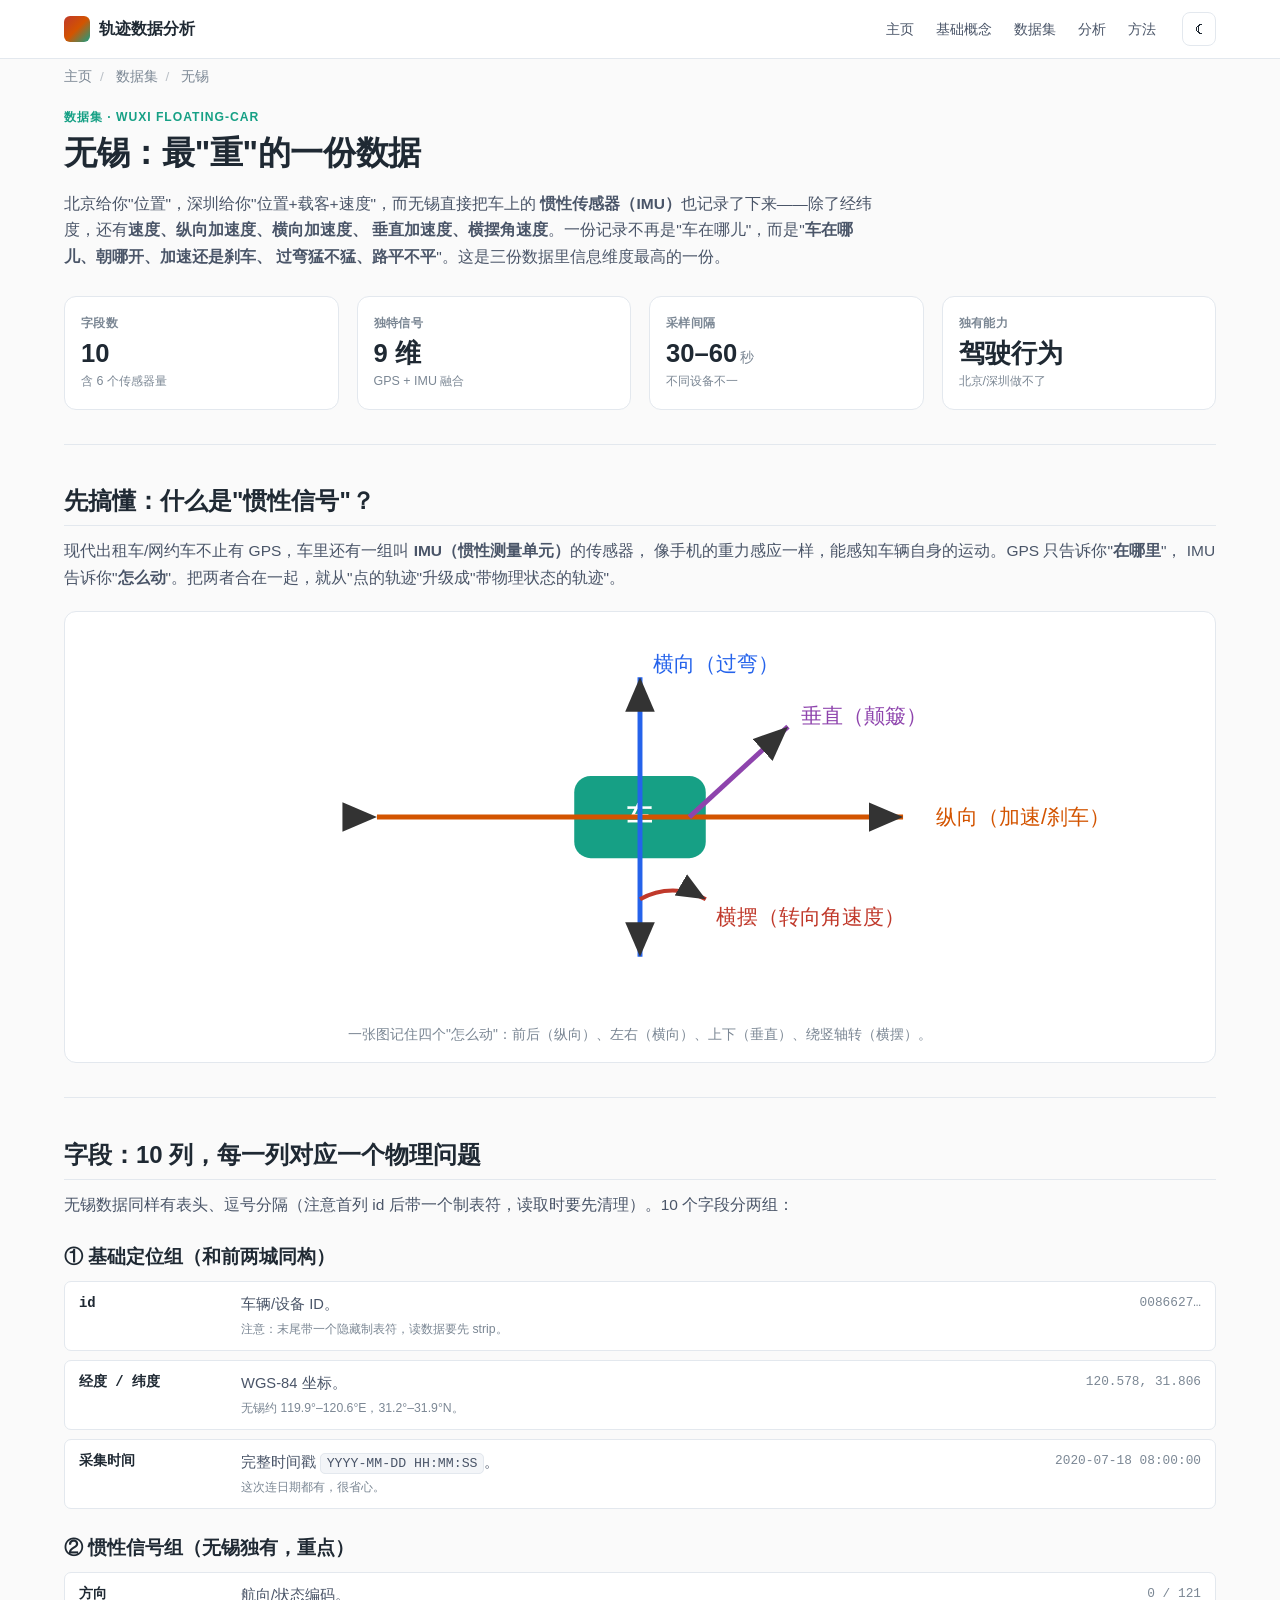
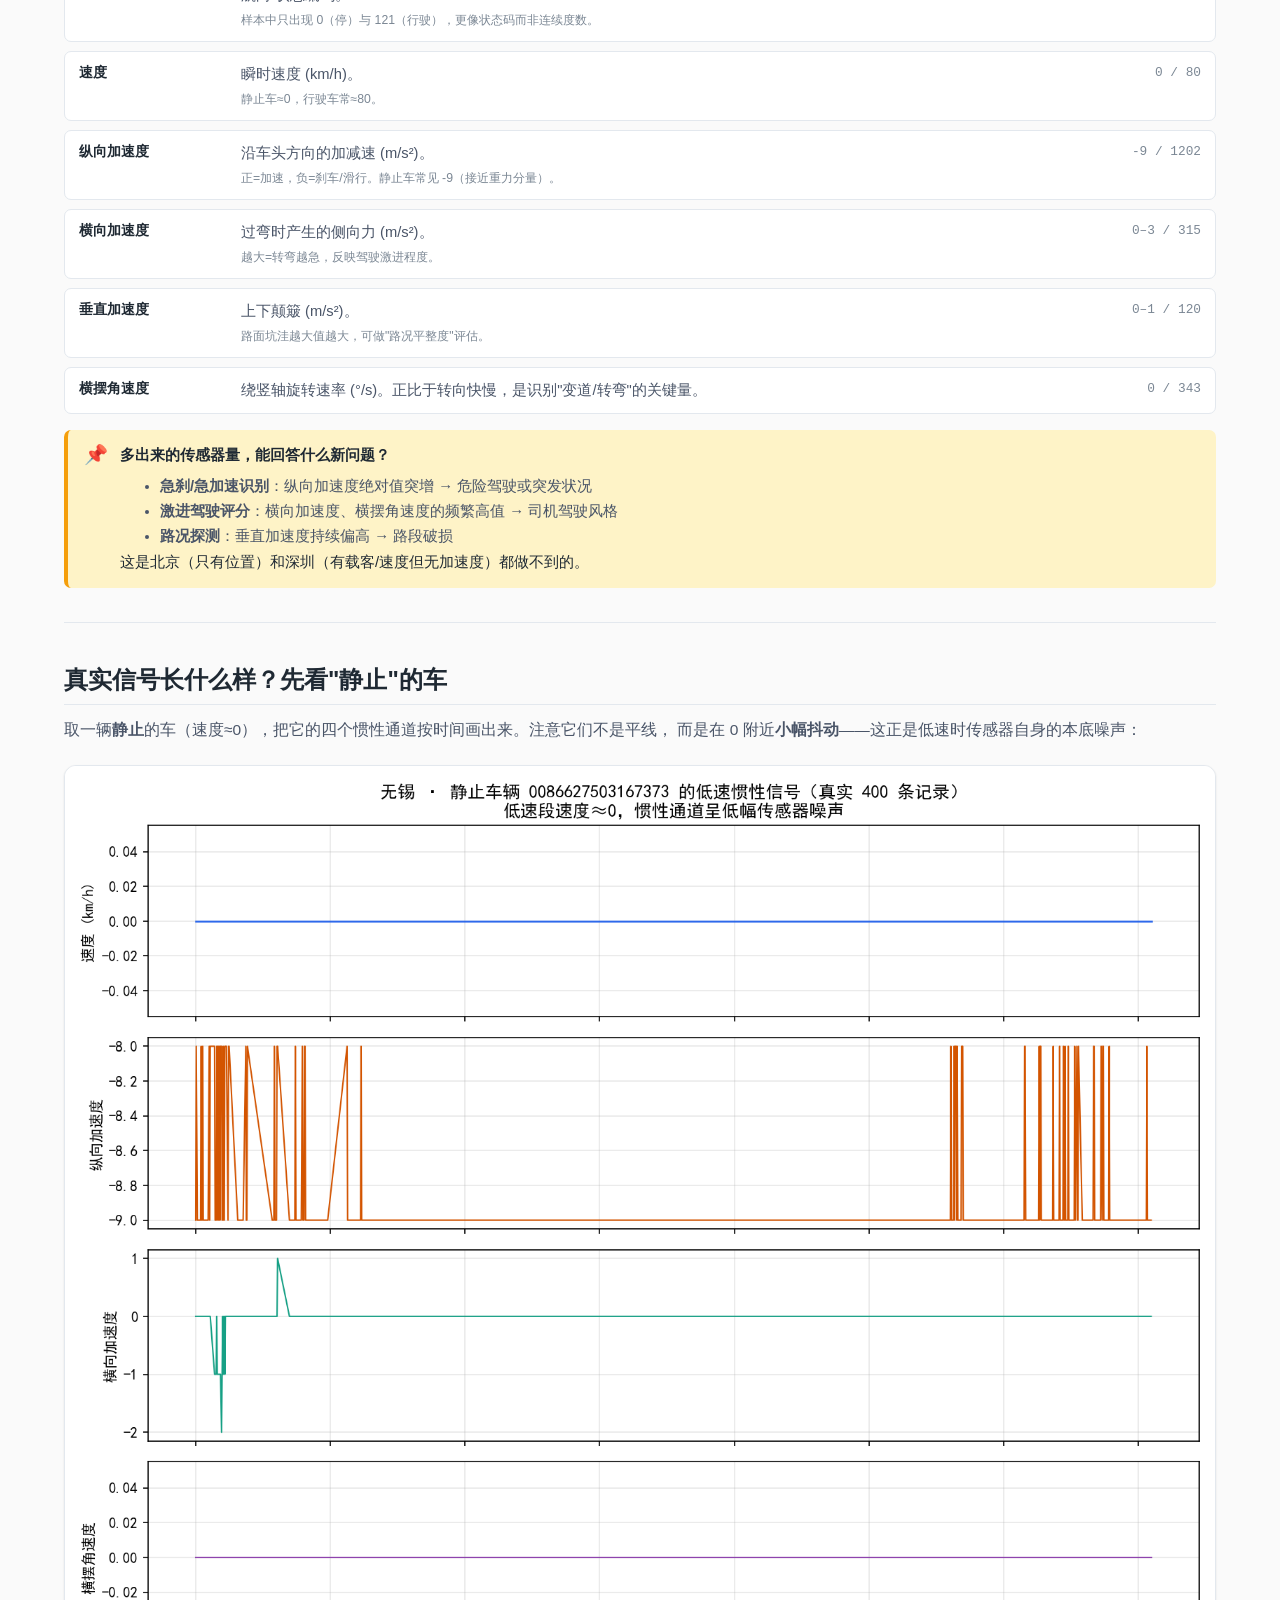
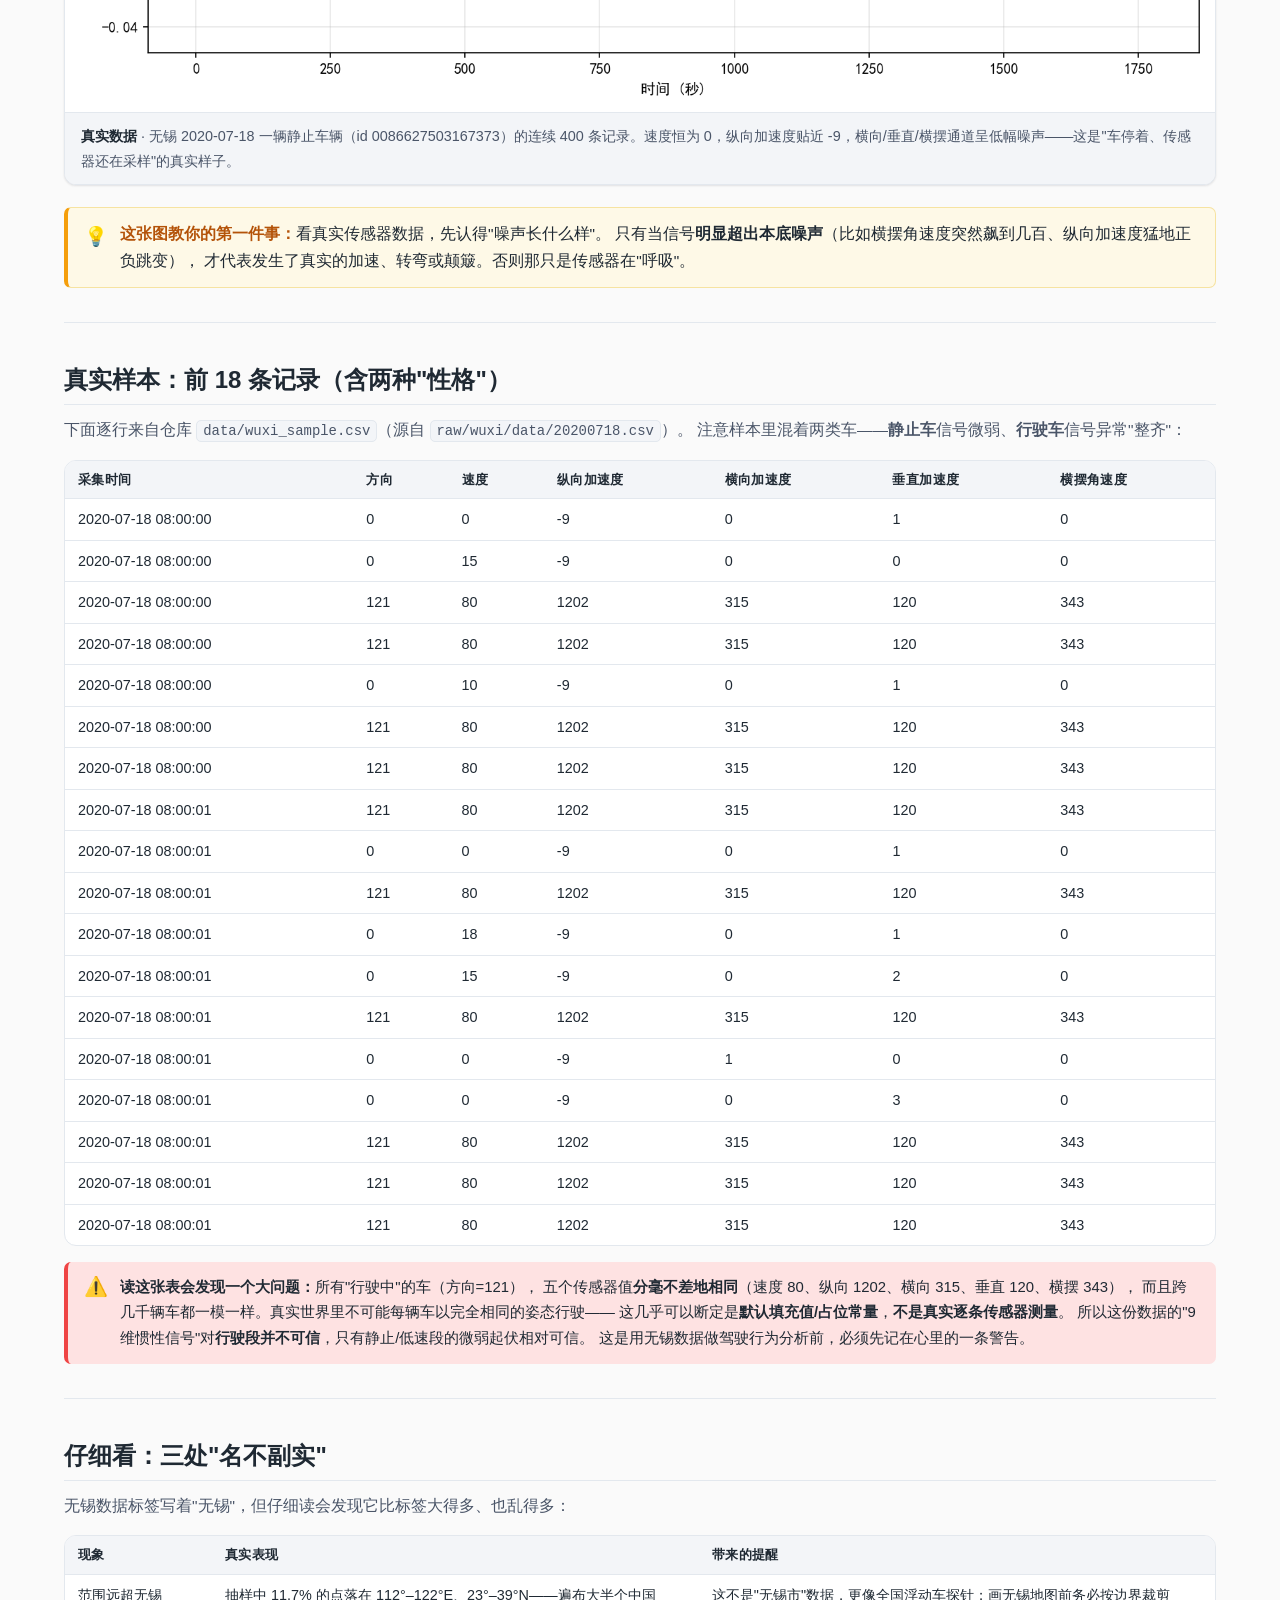
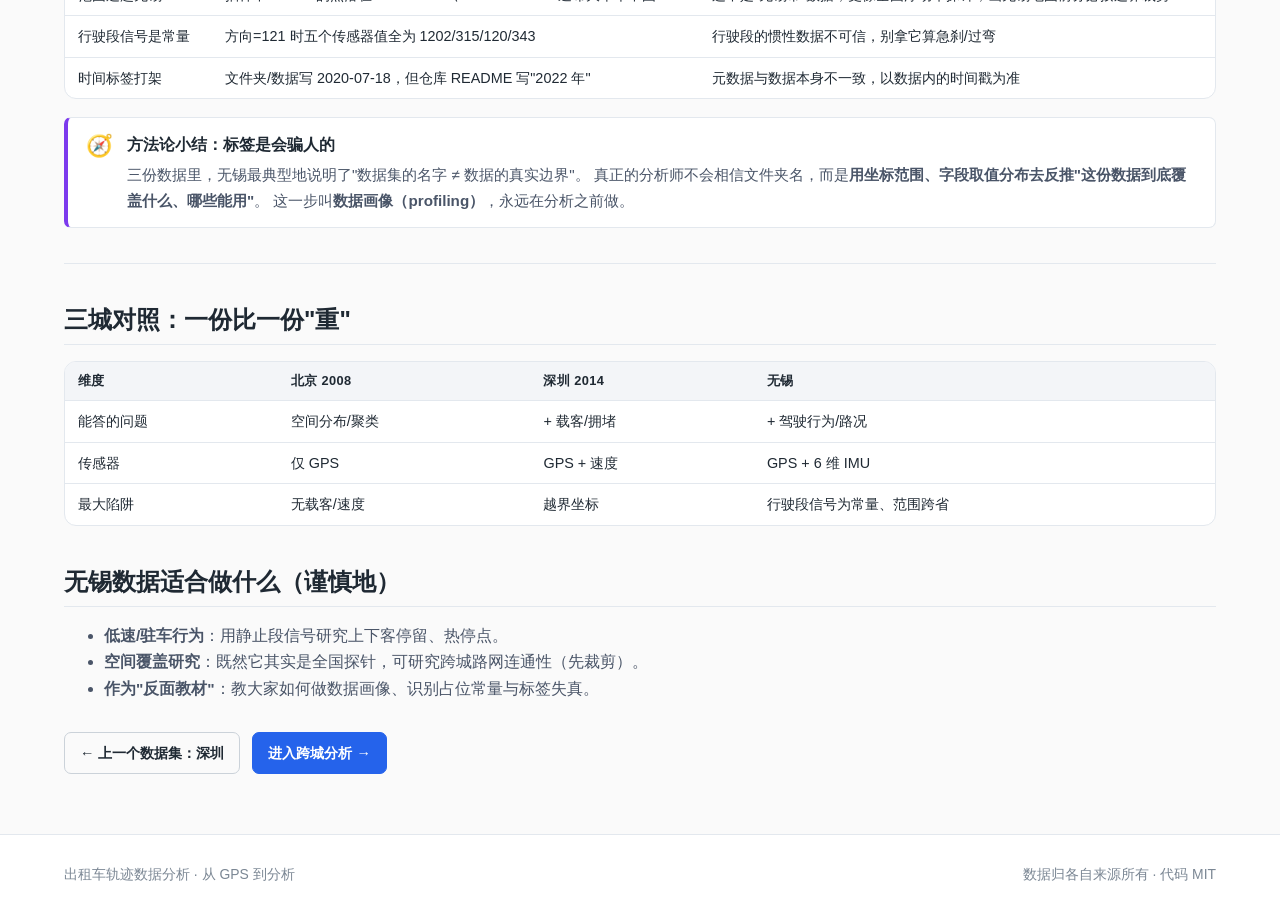
<file: datasets/wuxi.html>
<!DOCTYPE html>
<html lang="zh-CN">
<head>
<meta charset="UTF-8" />
<meta name="viewport" content="width=device-width, initial-scale=1.0" />
<title>无锡 · 数据集</title>
<meta name="description" content="无锡出租车轨迹数据集详解：9 维惯性信号（速度/加速度/横摆角速度）的物理含义、真实样本、数据质量异常与驾驶行为分析能力。" />
<link rel="stylesheet" href="../assets/css/style.css" />
<link rel="icon" href="data:image/svg+xml,%3Csvg xmlns='http://www.w3.org/2000/svg' viewBox='0 0 32 32'%3E%3Crect width='32' height='32' rx='6' fill='%2316a085'/%3E%3Ctext x='16' y='22' font-size='18' text-anchor='middle' fill='white' font-family='Arial' font-weight='bold'%3E锡%3C/text%3E%3C/svg%3E" />
</head>
<body>

<header class="site-header">
  <div class="container">
    <nav class="nav" aria-label="主导航">
      <a class="brand" href="../index.html"><span class="brand-mark" aria-hidden="true"></span><span>轨迹数据分析</span></a>
      <div class="nav-links">
        <a href="../index.html">主页</a>
        <a href="../guide/gps.html">基础概念</a>
        <a href="../index.html#datasets">数据集</a>
        <a href="../analysis/overview.html">分析</a>
        <a href="../methodology/pipeline.html">方法</a>
      </div>
      <button class="theme-toggle" aria-label="切换主题">☾</button>
    </nav>
  </div>
</header>

<main>
  <div class="container">

    <div class="crumbs">
      <a href="../index.html">主页</a><span class="sep">/</span>
      <a href="../index.html#datasets">数据集</a><span class="sep">/</span>
      <span>无锡</span>
    </div>

    <span class="section-eyebrow" style="color:var(--wuxi);">数据集 · Wuxi Floating-Car</span>
    <h1>无锡：最"重"的一份数据</h1>
    <p style="max-width:820px;">
      北京给你"位置"，深圳给你"位置+载客+速度"，而无锡直接把车上的
      <b>惯性传感器（IMU）</b>也记录了下来——除了经纬度，还有<b>速度、纵向加速度、横向加速度、
      垂直加速度、横摆角速度</b>。一份记录不再是"车在哪儿"，而是"<b>车在哪儿、朝哪开、加速还是刹车、
      过弯猛不猛、路平不平</b>"。这是三份数据里信息维度最高的一份。
    </p>

    <div class="grid grid-4">
      <div class="stat-card"><div class="label">字段数</div><div class="value">10</div><div class="hint">含 6 个传感器量</div></div>
      <div class="stat-card"><div class="label">独特信号</div><div class="value">9 维</div><div class="hint">GPS + IMU 融合</div></div>
      <div class="stat-card"><div class="label">采样间隔</div><div class="value">30–60<span class="unit">秒</span></div><div class="hint">不同设备不一</div></div>
      <div class="stat-card"><div class="label">独有能力</div><div class="value">驾驶行为</div><div class="hint">北京/深圳做不了</div></div>
    </div>

    <hr/>

    <h2 id="imu">先搞懂：什么是"惯性信号"？</h2>
    <p>
      现代出租车/网约车不止有 GPS，车里还有一组叫 <b>IMU（惯性测量单元）</b>的传感器，
      像手机的重力感应一样，能感知车辆自身的运动。GPS 只告诉你"<b>在哪里</b>"，
      IMU 告诉你"<b>怎么动</b>"。把两者合在一起，就从"点的轨迹"升级成"带物理状态的轨迹"。
    </p>

    <div class="diagram">
      <svg viewBox="0 0 680 230" role="img" aria-label="车辆三轴运动示意">
        <rect x="300" y="90" width="80" height="50" rx="10" fill="#16a085"/>
        <text x="340" y="120" text-anchor="middle" fill="#fff" font-size="15" font-weight="bold">车</text>
        <!-- 纵向：前后 -->
        <line x1="340" y1="115" x2="500" y2="115" stroke="#d35400" stroke-width="3" marker-end="url(#arr)"/>
        <line x1="340" y1="115" x2="180" y2="115" stroke="#d35400" stroke-width="3" marker-end="url(#arrL)"/>
        <text x="520" y="119" fill="#d35400" font-size="13">纵向（加速/刹车）</text>
        <!-- 横向：左右 -->
        <line x1="340" y1="115" x2="340" y2="30" stroke="#2563eb" stroke-width="3" marker-end="url(#arr)"/>
        <line x1="340" y1="115" x2="340" y2="200" stroke="#2563eb" stroke-width="3" marker-end="url(#arr)"/>
        <text x="348" y="26" fill="#2563eb" font-size="13">横向（过弯）</text>
        <!-- 垂直：上下 -->
        <line x1="370" y1="115" x2="430" y2="60" stroke="#8e44ad" stroke-width="3" marker-end="url(#arr)"/>
        <text x="438" y="58" fill="#8e44ad" font-size="13">垂直（颠簸）</text>
        <!-- 横摆 -->
        <path d="M 340 165 A 40 40 0 0 1 380 165" fill="none" stroke="#c0392b" stroke-width="2.5" marker-end="url(#arr)"/>
        <text x="386" y="180" fill="#c0392b" font-size="13">横摆（转向角速度）</text>
        <defs>
          <marker id="arr" markerWidth="10" markerHeight="10" refX="7" refY="3" orient="auto"><path d="M0,0 L7,3 L0,6 Z" fill="#333"/></marker>
          <marker id="arrL" markerWidth="10" markerHeight="10" refX="0" refY="3" orient="auto"><path d="M7,0 L0,3 L7,6 Z" fill="#333"/></marker>
        </defs>
      </svg>
      <div class="caption">一张图记住四个"怎么动"：前后（纵向）、左右（横向）、上下（垂直）、绕竖轴转（横摆）。</div>
    </div>

    <hr/>

    <h2 id="fields">字段：10 列，每一列对应一个物理问题</h2>
    <p>无锡数据同样有表头、逗号分隔（注意首列 id 后带一个制表符，读取时要先清理）。10 个字段分两组：</p>

    <h3>① 基础定位组（和前两城同构）</h3>
    <ul class="field-list">
      <li><span class="name">id</span><span class="desc">车辆/设备 ID。<small>注意：末尾带一个隐藏制表符，读数据要先 strip。</small></span><span class="example">0086627…</span></li>
      <li><span class="name">经度 / 纬度</span><span class="desc">WGS-84 坐标。<small>无锡约 119.9°–120.6°E，31.2°–31.9°N。</small></span><span class="example">120.578, 31.806</span></li>
      <li><span class="name">采集时间</span><span class="desc">完整时间戳 <code>YYYY-MM-DD HH:MM:SS</code>。<small>这次连日期都有，很省心。</small></span><span class="example">2020-07-18 08:00:00</span></li>
    </ul>

    <h3>② 惯性信号组（无锡独有，重点）</h3>
    <ul class="field-list">
      <li><span class="name">方向</span><span class="desc">航向/状态编码。<small>样本中只出现 0（停）与 121（行驶），更像状态码而非连续度数。</small></span><span class="example">0 / 121</span></li>
      <li><span class="name">速度</span><span class="desc">瞬时速度 (km/h)。<small>静止车≈0，行驶车常≈80。</small></span><span class="example">0 / 80</span></li>
      <li><span class="name">纵向加速度</span><span class="desc">沿车头方向的加减速 (m/s²)。<small>正=加速，负=刹车/滑行。静止车常见 -9（接近重力分量）。</small></span><span class="example">-9 / 1202</span></li>
      <li><span class="name">横向加速度</span><span class="desc">过弯时产生的侧向力 (m/s²)。<small>越大=转弯越急，反映驾驶激进程度。</small></span><span class="example">0–3 / 315</span></li>
      <li><span class="name">垂直加速度</span><span class="desc">上下颠簸 (m/s²)。<small>路面坑洼越大值越大，可做"路况平整度"评估。</small></span><span class="example">0–1 / 120</span></li>
      <li><span class="name">横摆角速度</span><span class="desc">绕竖轴旋转速率 (°/s)。<small">正比于转向快慢，是识别"变道/转弯"的关键量。</small></span><span class="example">0 / 343</span></li>
    </ul>

    <div class="callout note">
      <span class="icon">📌</span>
      <div>
        <strong>多出来的传感器量，能回答什么新问题？</strong>
        <ul style="margin:.4em 0 0;">
          <li><b>急刹/急加速识别</b>：纵向加速度绝对值突增 → 危险驾驶或突发状况</li>
          <li><b>激进驾驶评分</b>：横向加速度、横摆角速度的频繁高值 → 司机驾驶风格</li>
          <li><b>路况探测</b>：垂直加速度持续偏高 → 路段破损</li>
        </ul>
        这是北京（只有位置）和深圳（有载客/速度但无加速度）都做不到的。
      </div>
    </div>

    <hr/>

    <h2 id="signal">真实信号长什么样？先看"静止"的车</h2>
    <p>
      取一辆<b>静止</b>的车（速度≈0），把它的四个惯性通道按时间画出来。注意它们不是平线，
      而是在 0 附近<b>小幅抖动</b>——这正是低速时传感器自身的本底噪声：
    </p>
    <figure class="figure">
      <div class="frame"><img src="../assets/img/wuxi-signal-series.png" alt="无锡静止车辆惯性信号时序" /></div>
      <figcaption><strong>真实数据</strong> · 无锡 2020-07-18 一辆静止车辆（id 0086627503167373）的连续 400 条记录。速度恒为 0，纵向加速度贴近 -9，横向/垂直/横摆通道呈低幅噪声——这是"车停着、传感器还在采样"的真实样子。</figcaption>
    </figure>

    <div class="why">
      <span class="icon">💡</span>
      <div>
        <strong>这张图教你的第一件事：</strong>看真实传感器数据，先认得"噪声长什么样"。
        只有当信号<b>明显超出本底噪声</b>（比如横摆角速度突然飙到几百、纵向加速度猛地正负跳变），
        才代表发生了真实的加速、转弯或颠簸。否则那只是传感器在"呼吸"。
      </div>
    </div>

    <hr/>

    <h2 id="sample">真实样本：前 18 条记录（含两种"性格"）</h2>
    <p>下面逐行来自仓库 <code>data/wuxi_sample.csv</code>（源自 <code>raw/wuxi/data/20200718.csv</code>）。
    注意样本里混着两类车——<b>静止车</b>信号微弱、<b>行驶车</b>信号异常"整齐"：</p>

    <div class="table-wrap">
      <table data-page-size="18">
        <thead><tr><th>采集时间</th><th>方向</th><th>速度</th><th>纵向加速度</th><th>横向加速度</th><th>垂直加速度</th><th>横摆角速度</th></tr></thead>
        <tbody>
          <tr><td>2020-07-18 08:00:00</td><td>0</td><td>0</td><td>-9</td><td>0</td><td>1</td><td>0</td></tr>
          <tr><td>2020-07-18 08:00:00</td><td>0</td><td>15</td><td>-9</td><td>0</td><td>0</td><td>0</td></tr>
          <tr><td>2020-07-18 08:00:00</td><td>121</td><td>80</td><td>1202</td><td>315</td><td>120</td><td>343</td></tr>
          <tr><td>2020-07-18 08:00:00</td><td>121</td><td>80</td><td>1202</td><td>315</td><td>120</td><td>343</td></tr>
          <tr><td>2020-07-18 08:00:00</td><td>0</td><td>10</td><td>-9</td><td>0</td><td>1</td><td>0</td></tr>
          <tr><td>2020-07-18 08:00:00</td><td>121</td><td>80</td><td>1202</td><td>315</td><td>120</td><td>343</td></tr>
          <tr><td>2020-07-18 08:00:00</td><td>121</td><td>80</td><td>1202</td><td>315</td><td>120</td><td>343</td></tr>
          <tr><td>2020-07-18 08:00:01</td><td>121</td><td>80</td><td>1202</td><td>315</td><td>120</td><td>343</td></tr>
          <tr><td>2020-07-18 08:00:01</td><td>0</td><td>0</td><td>-9</td><td>0</td><td>1</td><td>0</td></tr>
          <tr><td>2020-07-18 08:00:01</td><td>121</td><td>80</td><td>1202</td><td>315</td><td>120</td><td>343</td></tr>
          <tr><td>2020-07-18 08:00:01</td><td>0</td><td>18</td><td>-9</td><td>0</td><td>1</td><td>0</td></tr>
          <tr><td>2020-07-18 08:00:01</td><td>0</td><td>15</td><td>-9</td><td>0</td><td>2</td><td>0</td></tr>
          <tr><td>2020-07-18 08:00:01</td><td>121</td><td>80</td><td>1202</td><td>315</td><td>120</td><td>343</td></tr>
          <tr><td>2020-07-18 08:00:01</td><td>0</td><td>0</td><td>-9</td><td>1</td><td>0</td><td>0</td></tr>
          <tr><td>2020-07-18 08:00:01</td><td>0</td><td>0</td><td>-9</td><td>0</td><td>3</td><td>0</td></tr>
          <tr><td>2020-07-18 08:00:01</td><td>121</td><td>80</td><td>1202</td><td>315</td><td>120</td><td>343</td></tr>
          <tr><td>2020-07-18 08:00:01</td><td>121</td><td>80</td><td>1202</td><td>315</td><td>120</td><td>343</td></tr>
          <tr><td>2020-07-18 08:00:01</td><td>121</td><td>80</td><td>1202</td><td>315</td><td>120</td><td>343</td></tr>
        </tbody>
      </table>
    </div>

    <div class="callout warn">
      <span class="icon">⚠️</span>
      <div>
        <strong>读这张表会发现一个大问题：</strong>所有"行驶中"的车（方向=121），
        五个传感器值<b>分毫不差地相同</b>（速度 80、纵向 1202、横向 315、垂直 120、横摆 343），
        而且跨几千辆车都一模一样。真实世界里不可能每辆车以完全相同的姿态行驶——
        这几乎可以断定是<b>默认填充值/占位常量</b>，<b>不是真实逐条传感器测量</b>。
        所以这份数据的"9 维惯性信号"对<b>行驶段并不可信</b>，只有静止/低速段的微弱起伏相对可信。
        这是用无锡数据做驾驶行为分析前，必须先记在心里的一条警告。
      </div>
    </div>

    <hr/>

    <h2 id="careful">仔细看：三处"名不副实"</h2>
    <p>无锡数据标签写着"无锡"，但仔细读会发现它比标签大得多、也乱得多：</p>
    <div class="table-wrap">
      <table>
        <thead><tr><th>现象</th><th>真实表现</th><th>带来的提醒</th></tr></thead>
        <tbody>
          <tr><td>范围远超无锡</td><td>抽样中 11.7% 的点落在 112°–122°E、23°–39°N——遍布大半个中国</td><td>这不是"无锡市"数据，更像全国浮动车探针；画无锡地图前务必按边界裁剪</td></tr>
          <tr><td>行驶段信号是常量</td><td>方向=121 时五个传感器值全为 1202/315/120/343</td><td>行驶段的惯性数据不可信，别拿它算急刹/过弯</td></tr>
          <tr><td>时间标签打架</td><td>文件夹/数据写 2020-07-18，但仓库 README 写"2022 年"</td><td>元数据与数据本身不一致，以数据内的时间戳为准</td></tr>
        </tbody>
      </table>
    </div>

    <div class="concept">
      <span class="icon">🧭</span>
      <div>
        <strong>方法论小结：标签是会骗人的</strong>
        <p>三份数据里，无锡最典型地说明了"数据集的名字 ≠ 数据的真实边界"。
        真正的分析师不会相信文件夹名，而是<b>用坐标范围、字段取值分布去反推"这份数据到底覆盖什么、哪些能用"</b>。
        这一步叫<b>数据画像（profiling）</b>，永远在分析之前做。</p>
      </div>
    </div>

    <hr/>

    <h2 id="vs">三城对照：一份比一份"重"</h2>
    <div class="table-wrap">
      <table>
        <thead><tr><th>维度</th><th>北京 2008</th><th>深圳 2014</th><th>无锡</th></tr></thead>
        <tbody>
          <tr><td>能答的问题</td><td>空间分布/聚类</td><td>+ 载客/拥堵</td><td>+ 驾驶行为/路况</td></tr>
          <tr><td>传感器</td><td>仅 GPS</td><td>GPS + 速度</td><td>GPS + 6 维 IMU</td></tr>
          <tr><td>最大陷阱</td><td>无载客/速度</td><td>越界坐标</td><td>行驶段信号为常量、范围跨省</td></tr>
        </tbody>
      </table>
    </div>

    <h2 id="next">无锡数据适合做什么（谨慎地）</h2>
    <ul>
      <li><strong>低速/驻车行为</strong>：用静止段信号研究上下客停留、热停点。</li>
      <li><strong>空间覆盖研究</strong>：既然它其实是全国探针，可研究跨城路网连通性（先裁剪）。</li>
      <li><strong>作为"反面教材"</strong>：教大家如何做数据画像、识别占位常量与标签失真。</li>
    </ul>

    <div style="display:flex;gap:12px;flex-wrap:wrap;margin:30px 0;">
      <a class="btn ghost" href="./shenzhen.html">← 上一个数据集：深圳</a>
      <a class="btn" href="../analysis/overview.html">进入跨城分析 →</a>
    </div>

  </div>
</main>

<footer class="site-footer">
  <div class="container"><div class="row">
    <div>出租车轨迹数据分析 · 从 GPS 到分析</div>
    <div>数据归各自来源所有 · 代码 MIT</div>
  </div></div>
</footer>

<button class="to-top" aria-label="返回顶部">↑</button>
<script src="../assets/js/main.js"></script>
</body>
</html>
</file>
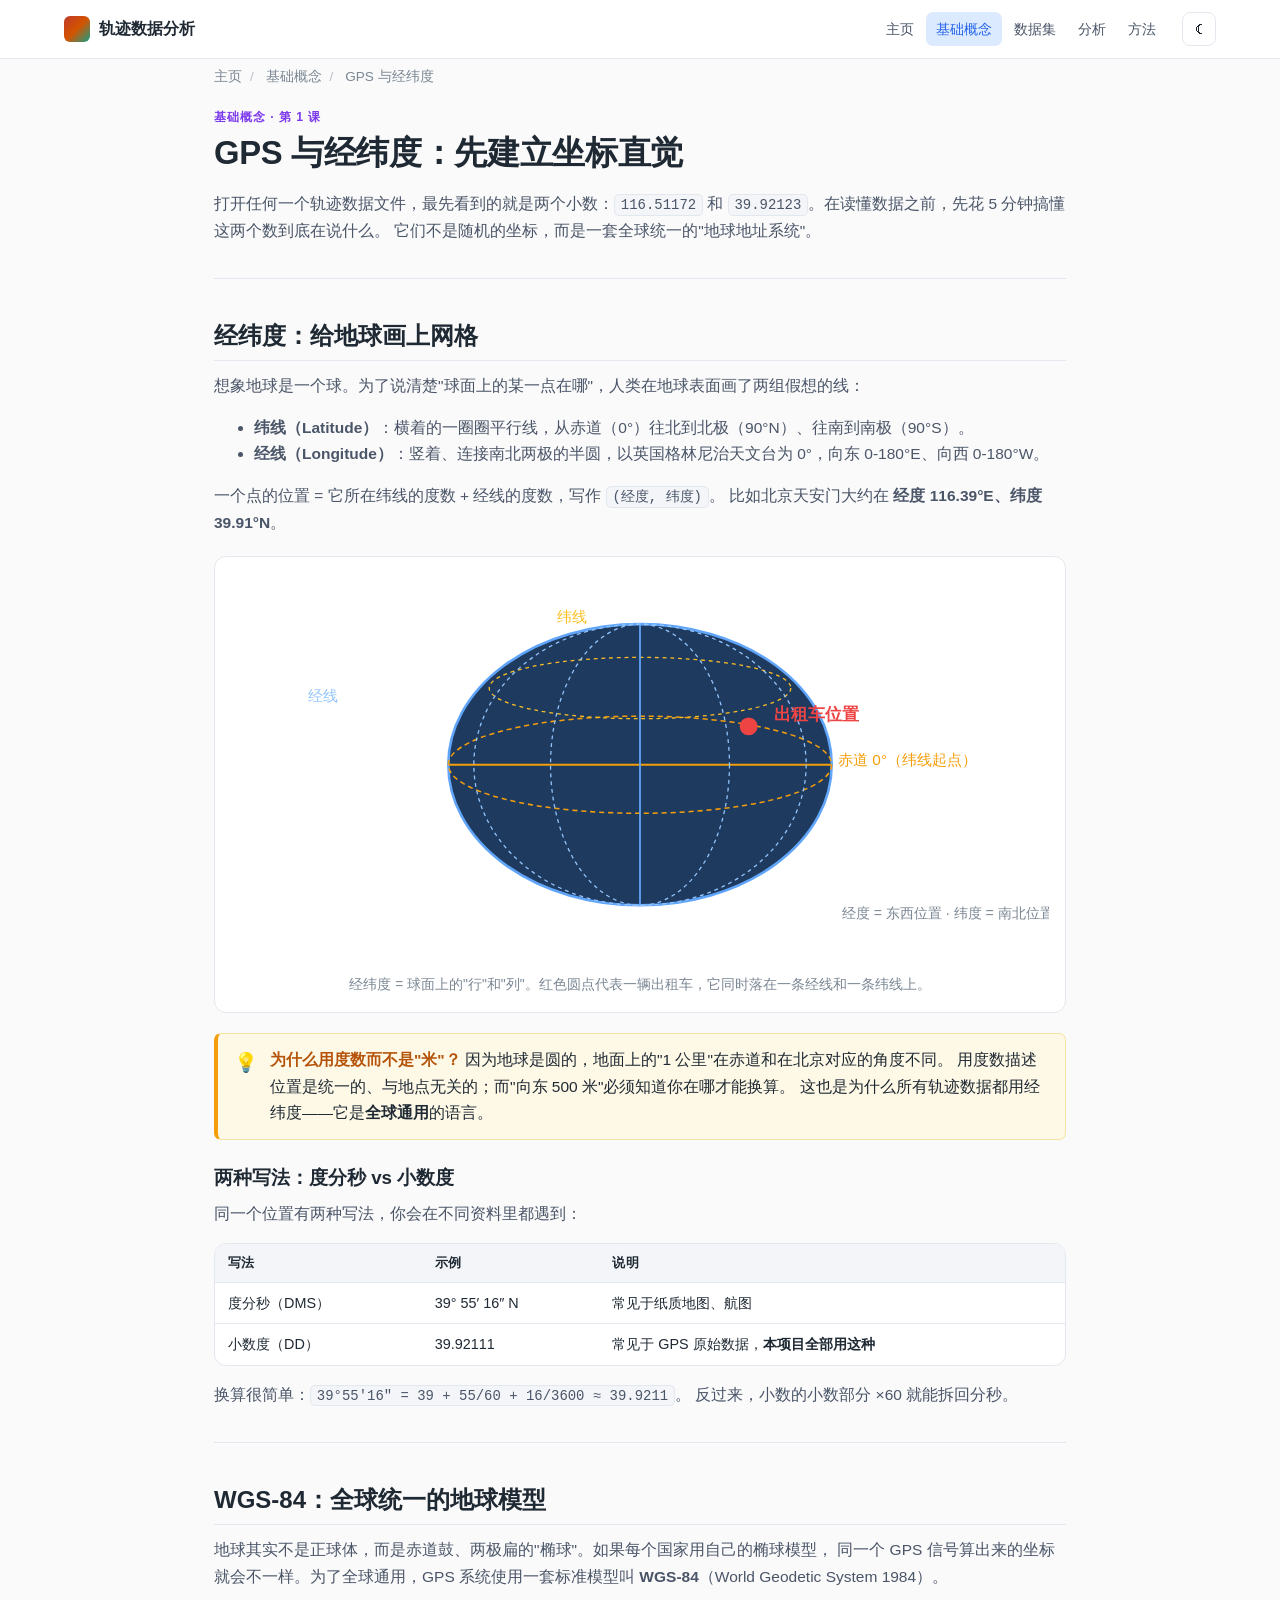
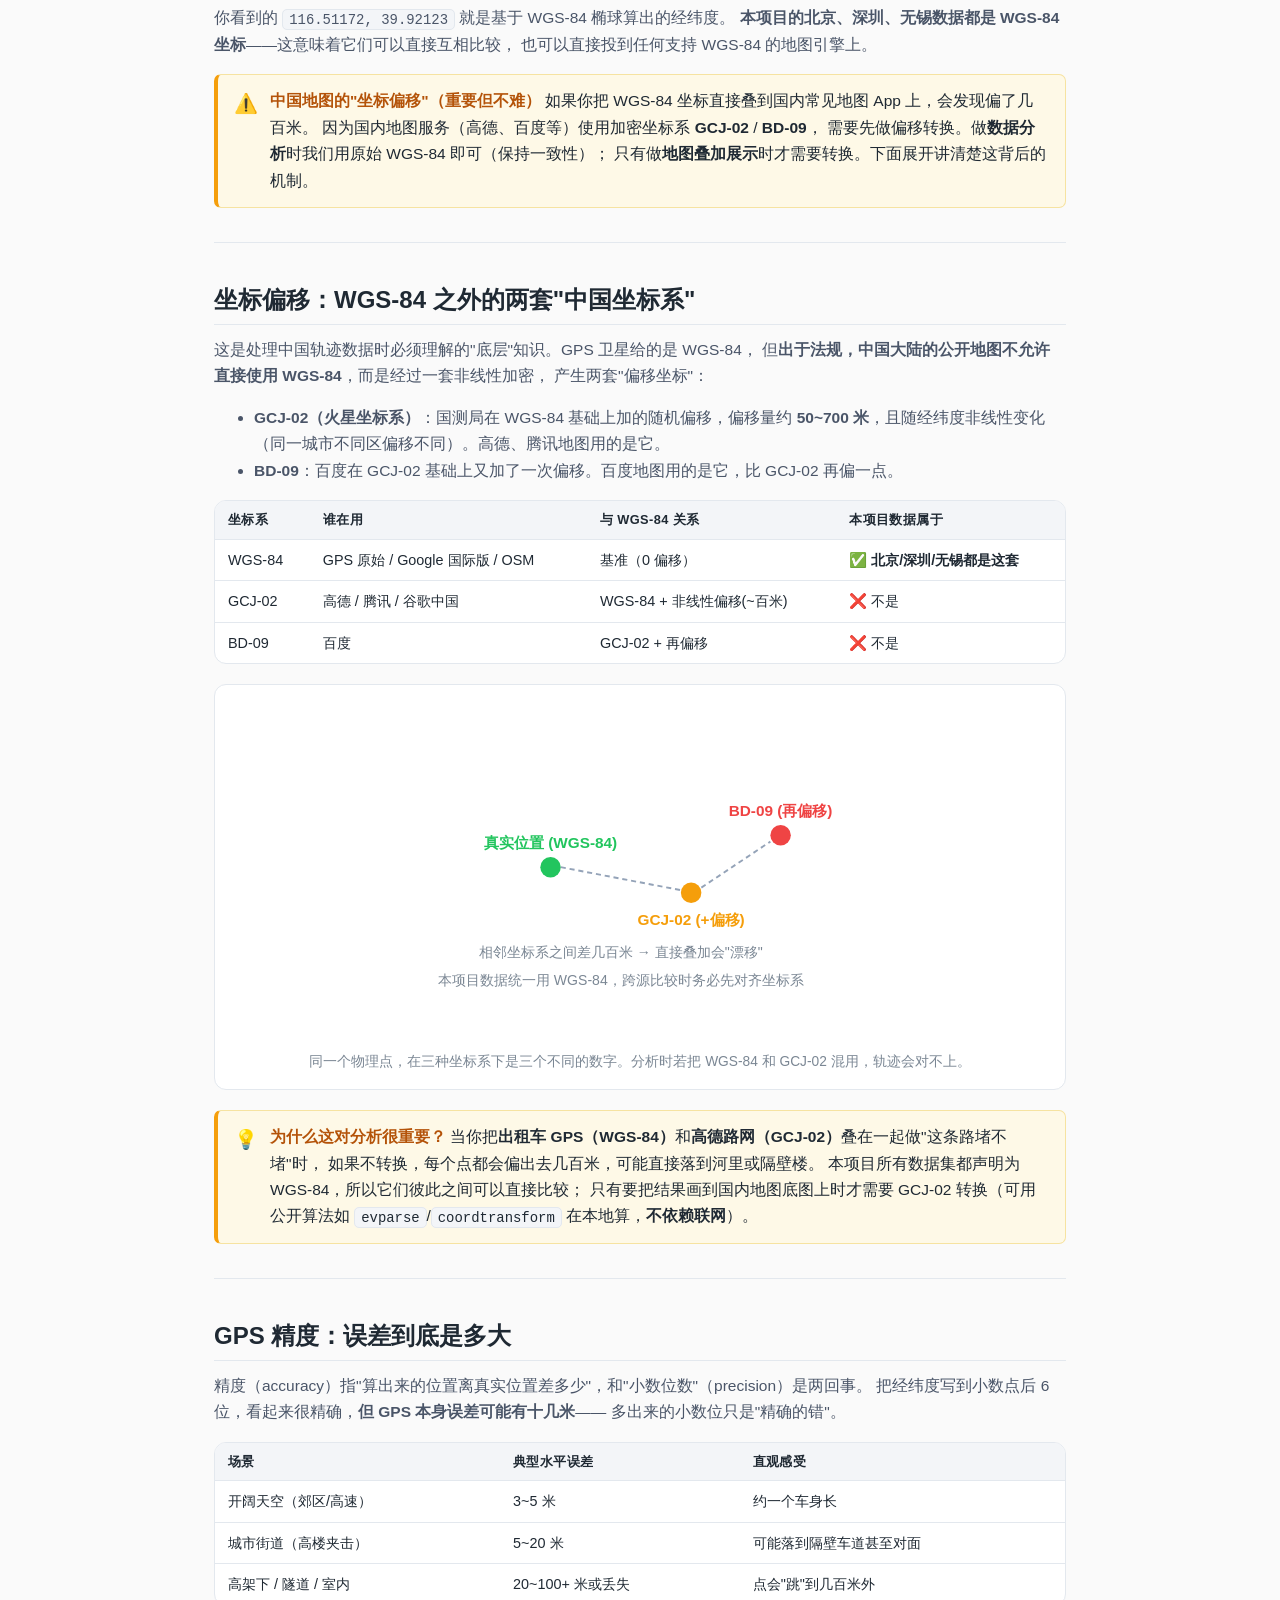
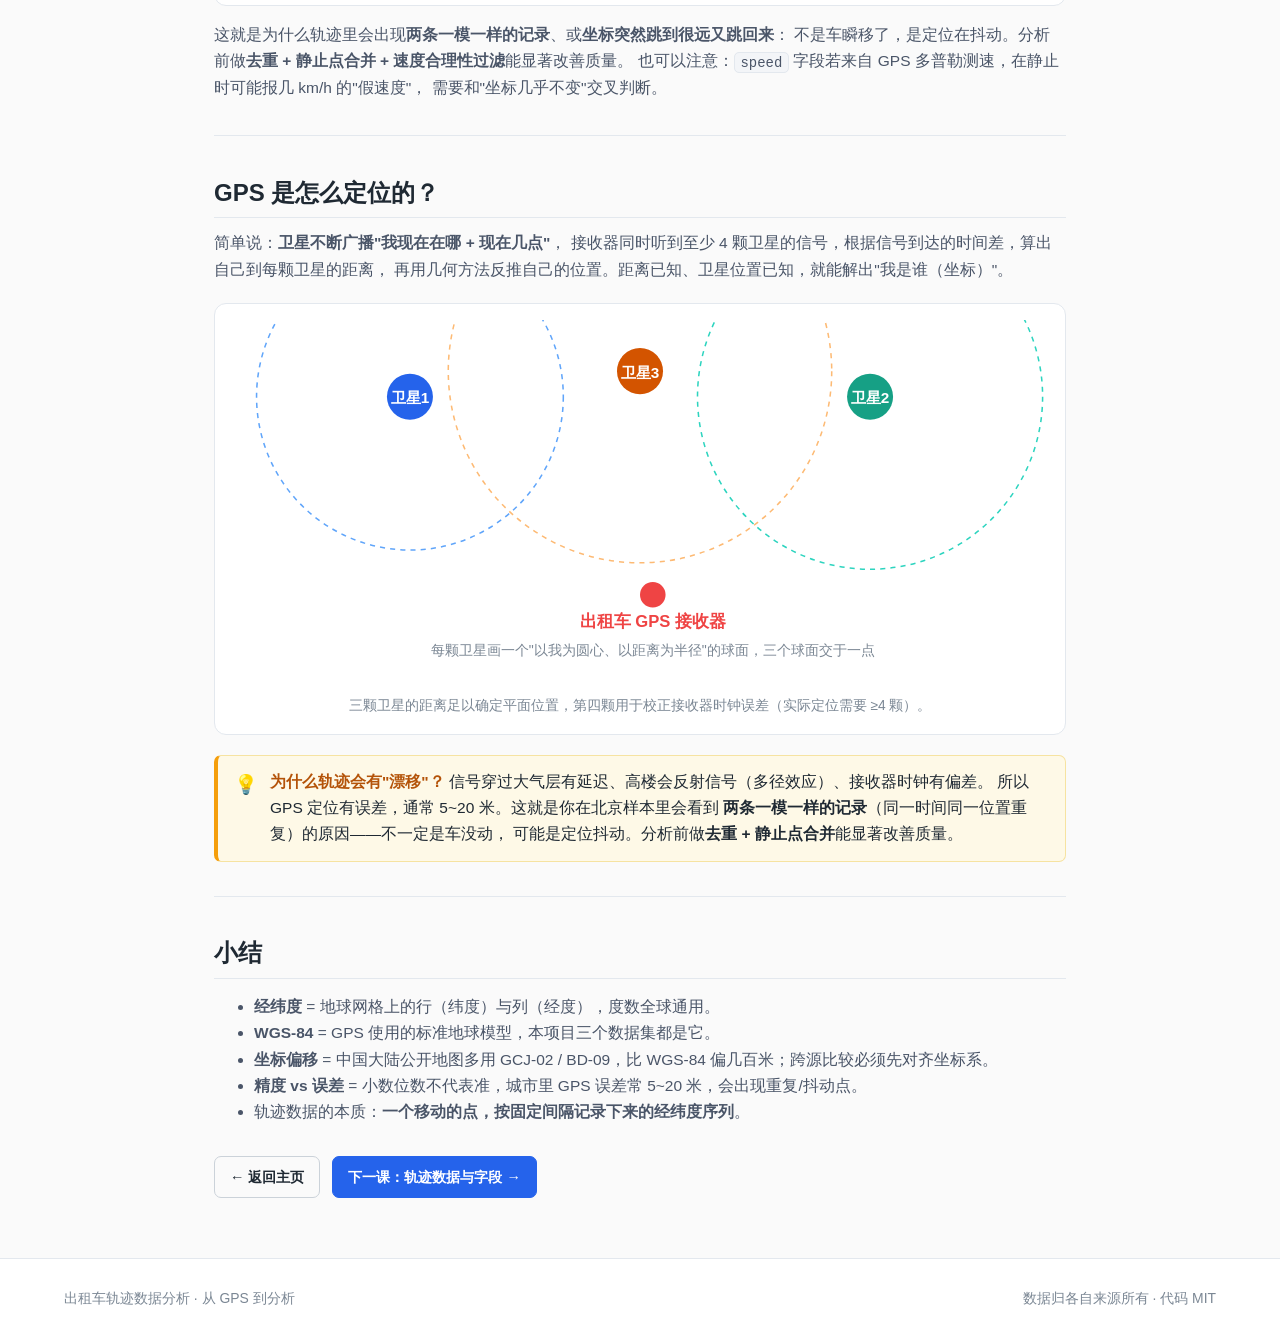
<file: guide/gps.html>
<!DOCTYPE html>
<html lang="zh-CN">
<head>
<meta charset="UTF-8" />
<meta name="viewport" content="width=device-width, initial-scale=1.0" />
<title>GPS 与经纬度 · 基础概念</title>
<meta name="description" content="从零讲解：经纬度是什么、WGS-84 坐标系、GPS 卫星定位原理、误差与漂移、为什么轨迹数据用经纬度。" />
<link rel="stylesheet" href="../assets/css/style.css" />
<link rel="icon" href="data:image/svg+xml,%3Csvg xmlns='http://www.w3.org/2000/svg' viewBox='0 0 32 32'%3E%3Crect width='32' height='32' rx='6' fill='%237c3aed'/%3E%3Ctext x='16' y='22' font-size='18' text-anchor='middle' fill='white' font-family='Arial' font-weight='bold'%3E%E2%9A%99%3C/text%3E%3C/svg%3E" />
</head>
<body>

<header class="site-header">
  <div class="container">
    <nav class="nav" aria-label="主导航">
      <a class="brand" href="../index.html"><span class="brand-mark" aria-hidden="true"></span><span>轨迹数据分析</span></a>
      <div class="nav-links">
        <a href="../index.html">主页</a>
        <a href="./gps.html">基础概念</a>
        <a href="../index.html#datasets">数据集</a>
        <a href="../analysis/overview.html">分析</a>
        <a href="../methodology/pipeline.html">方法</a>
      </div>
      <button class="theme-toggle" aria-label="切换主题">☾</button>
    </nav>
  </div>
</header>

<main>
  <div class="container-narrow">

    <div class="crumbs">
      <a href="../index.html">主页</a><span class="sep">/</span>
      <a href="../index.html#learning">基础概念</a><span class="sep">/</span>
      <span>GPS 与经纬度</span>
    </div>

    <span class="section-eyebrow" style="color:var(--guide);">基础概念 · 第 1 课</span>
    <h1>GPS 与经纬度：先建立坐标直觉</h1>
    <p>
      打开任何一个轨迹数据文件，最先看到的就是两个小数：<code>116.51172</code> 和
      <code>39.92123</code>。在读懂数据之前，先花 5 分钟搞懂这两个数到底在说什么。
      它们不是随机的坐标，而是一套全球统一的"地球地址系统"。
    </p>

    <hr/>

    <!-- 经纬度 -->
    <h2 id="latlon">经纬度：给地球画上网格</h2>
    <p>
      想象地球是一个球。为了说清楚"球面上的某一点在哪"，人类在地球表面画了两组假想的线：
    </p>
    <ul>
      <li><strong>纬线（Latitude）</strong>：横着的一圈圈平行线，从赤道（0°）往北到北极（90°N）、往南到南极（90°S）。</li>
      <li><strong>经线（Longitude）</strong>：竖着、连接南北两极的半圆，以英国格林尼治天文台为 0°，向东 0-180°E、向西 0-180°W。</li>
    </ul>
    <p>
      一个点的位置 = 它所在纬线的度数 + 经线的度数，写作 <code>(经度, 纬度)</code>。
      比如北京天安门大约在 <strong>经度 116.39°E、纬度 39.91°N</strong>。
    </p>

    <div class="diagram">
      <svg viewBox="0 0 640 300" xmlns="http://www.w3.org/2000/svg" role="img" aria-label="经纬度网格示意图">
        <!-- 地球（侧视） -->
        <ellipse cx="320" cy="150" rx="150" ry="110" fill="#1e3a5f" stroke="#60a5fa" stroke-width="2"/>
        <!-- 纬线 -->
        <ellipse cx="320" cy="150" rx="150" ry="38" fill="none" stroke="#f59e0b" stroke-width="1.2" stroke-dasharray="4 3"/>
        <line x1="170" y1="150" x2="470" y2="150" stroke="#f59e0b" stroke-width="1.6"/>
        <ellipse cx="320" cy="90" rx="118" ry="24" fill="none" stroke="#fbbf24" stroke-width="1" stroke-dasharray="3 3"/>
        <!-- 经线 -->
        <line x1="320" y1="40" x2="320" y2="260" stroke="#60a5fa" stroke-width="1.4"/>
        <ellipse cx="320" cy="150" rx="70" ry="110" fill="none" stroke="#93c5fd" stroke-width="1" stroke-dasharray="3 3"/>
        <ellipse cx="320" cy="150" rx="130" ry="110" fill="none" stroke="#93c5fd" stroke-width="1" stroke-dasharray="3 3"/>
        <!-- 目标点 -->
        <circle cx="405" cy="120" r="7" fill="#ef4444"/>
        <text x="425" y="115" fill="#ef4444" font-size="13" font-weight="bold">出租车位置</text>
        <!-- 标注 -->
        <text x="475" y="150" fill="#f59e0b" font-size="12">赤道 0°（纬线起点）</text>
        <text x="60" y="100" fill="#93c5fd" font-size="12">经线</text>
        <text x="255" y="38" fill="#fbbf24" font-size="12">纬线</text>
        <text x="478" y="270" fill="#7b8794" font-size="11">经度 = 东西位置 · 纬度 = 南北位置</text>
      </svg>
      <div class="caption">经纬度 = 球面上的"行"和"列"。红色圆点代表一辆出租车，它同时落在一条经线和一条纬线上。</div>
    </div>

    <div class="why">
      <span class="icon">💡</span>
      <div>
        <strong>为什么用度数而不是"米"？</strong>
        因为地球是圆的，地面上的"1 公里"在赤道和在北京对应的角度不同。
        用度数描述位置是统一的、与地点无关的；而"向东 500 米"必须知道你在哪才能换算。
        这也是为什么所有轨迹数据都用经纬度——它是<b>全球通用</b>的语言。
      </div>
    </div>

    <h3>两种写法：度分秒 vs 小数度</h3>
    <p>
      同一个位置有两种写法，你会在不同资料里都遇到：
    </p>
    <div class="table-wrap">
      <table>
        <thead><tr><th>写法</th><th>示例</th><th>说明</th></tr></thead>
        <tbody>
          <tr><td>度分秒（DMS）</td><td>39° 55′ 16″ N</td><td>常见于纸质地图、航图</td></tr>
          <tr><td>小数度（DD）</td><td>39.92111</td><td>常见于 GPS 原始数据，<b>本项目全部用这种</b></td></tr>
        </tbody>
      </table>
    </div>
    <p>
      换算很简单：<code>39°55′16″ = 39 + 55/60 + 16/3600 ≈ 39.9211</code>。
      反过来，小数的小数部分 ×60 就能拆回分秒。
    </p>

    <hr/>

    <!-- WGS-84 -->
    <h2 id="wgs84">WGS-84：全球统一的地球模型</h2>
    <p>
      地球其实不是正球体，而是赤道鼓、两极扁的"椭球"。如果每个国家用自己的椭球模型，
      同一个 GPS 信号算出来的坐标就会不一样。为了全球通用，GPS 系统使用一套标准模型叫
      <strong>WGS-84</strong>（World Geodetic System 1984）。
    </p>
    <p>
      你看到的 <code>116.51172, 39.92123</code> 就是基于 WGS-84 椭球算出的经纬度。
      <strong>本项目的北京、深圳、无锡数据都是 WGS-84 坐标</strong>——这意味着它们可以直接互相比较，
      也可以直接投到任何支持 WGS-84 的地图引擎上。
    </p>

    <div class="why">
      <span class="icon">⚠️</span>
      <div>
        <strong>中国地图的"坐标偏移"（重要但不难）</strong>
        如果你把 WGS-84 坐标直接叠到国内常见地图 App 上，会发现偏了几百米。
        因为国内地图服务（高德、百度等）使用加密坐标系 <b>GCJ-02</b> / <b>BD-09</b>，
        需要先做偏移转换。做<b>数据分析</b>时我们用原始 WGS-84 即可（保持一致性）；
        只有做<b>地图叠加展示</b>时才需要转换。下面展开讲清楚这背后的机制。
      </div>
    </div>

    <hr/>

    <!-- 坐标偏移 GCJ-02 / BD-09 -->
    <h2 id="offset">坐标偏移：WGS-84 之外的两套"中国坐标系"</h2>
    <p>
      这是处理中国轨迹数据时必须理解的"底层"知识。GPS 卫星给的是 WGS-84，
      但<b>出于法规，中国大陆的公开地图不允许直接使用 WGS-84</b>，而是经过一套非线性加密，
      产生两套"偏移坐标"：
    </p>
    <ul>
      <li><strong>GCJ-02（火星坐标系）</strong>：国测局在 WGS-84 基础上加的随机偏移，偏移量约 <b>50~700 米</b>，且随经纬度非线性变化（同一城市不同区偏移不同）。高德、腾讯地图用的是它。</li>
      <li><strong>BD-09</strong>：百度在 GCJ-02 基础上又加了一次偏移。百度地图用的是它，比 GCJ-02 再偏一点。</li>
    </ul>

    <div class="table-wrap">
      <table>
        <thead><tr><th>坐标系</th><th>谁在用</th><th>与 WGS-84 关系</th><th>本项目数据属于</th></tr></thead>
        <tbody>
          <tr><td>WGS-84</td><td>GPS 原始 / Google 国际版 / OSM</td><td>基准（0 偏移）</td><td><b>✅ 北京/深圳/无锡都是这套</b></td></tr>
          <tr><td>GCJ-02</td><td>高德 / 腾讯 / 谷歌中国</td><td>WGS-84 + 非线性偏移(~百米)</td><td>❌ 不是</td></tr>
          <tr><td>BD-09</td><td>百度</td><td>GCJ-02 + 再偏移</td><td>❌ 不是</td></tr>
        </tbody>
      </table>
    </div>

    <div class="diagram">
      <svg viewBox="0 0 640 260" xmlns="http://www.w3.org/2000/svg" role="img" aria-label="WGS-84 与 GCJ-02 偏移示意">
        <!-- 真实位置 -->
        <circle cx="250" cy="130" r="8" fill="#22c55e"/>
        <text x="250" y="115" text-anchor="middle" fill="#22c55e" font-size="12" font-weight="bold">真实位置 (WGS-84)</text>
        <!-- GCJ-02 偏移 -->
        <circle cx="360" cy="150" r="8" fill="#f59e0b"/>
        <text x="360" y="175" text-anchor="middle" fill="#f59e0b" font-size="12" font-weight="bold">GCJ-02 (+偏移)</text>
        <!-- BD-09 再偏移 -->
        <circle cx="430" cy="105" r="8" fill="#ef4444"/>
        <text x="430" y="90" text-anchor="middle" fill="#ef4444" font-size="12" font-weight="bold">BD-09 (再偏移)</text>
        <!-- 连线 -->
        <line x1="258" y1="130" x2="352" y2="148" stroke="#94a3b8" stroke-width="1.5" stroke-dasharray="4 3"/>
        <line x1="368" y1="146" x2="422" y2="110" stroke="#94a3b8" stroke-width="1.5" stroke-dasharray="4 3"/>
        <text x="305" y="200" text-anchor="middle" fill="#7b8794" font-size="11">相邻坐标系之间差几百米 → 直接叠加会"漂移"</text>
        <text x="305" y="222" text-anchor="middle" fill="#7b8794" font-size="11">本项目数据统一用 WGS-84，跨源比较时务必先对齐坐标系</text>
      </svg>
      <div class="caption">同一个物理点，在三种坐标系下是三个不同的数字。分析时若把 WGS-84 和 GCJ-02 混用，轨迹会对不上。</div>
    </div>

    <div class="why">
      <span class="icon">💡</span>
      <div>
        <strong>为什么这对分析很重要？</strong>
        当你把<b>出租车 GPS（WGS-84）</b>和<b>高德路网（GCJ-02）</b>叠在一起做"这条路堵不堵"时，
        如果不转换，每个点都会偏出去几百米，可能直接落到河里或隔壁楼。
        本项目所有数据集都声明为 WGS-84，所以它们彼此之间可以直接比较；
        只有要把结果画到国内地图底图上时才需要 GCJ-02 转换（可用公开算法如 <code>evparse</code>/<code>coordtransform</code> 在本地算，<b>不依赖联网</b>）。
      </div>
    </div>

    <hr/>

    <!-- GPS 精度 -->
    <h2 id="accuracy">GPS 精度：误差到底是多大</h2>
    <p>
      精度（accuracy）指"算出来的位置离真实位置差多少"，和"小数位数"（precision）是两回事。
      把经纬度写到小数点后 6 位，看起来很精确，<b>但 GPS 本身误差可能有十几米</b>——
      多出来的小数位只是"精确的错"。
    </p>
    <div class="table-wrap">
      <table>
        <thead><tr><th>场景</th><th>典型水平误差</th><th>直观感受</th></tr></thead>
        <tbody>
          <tr><td>开阔天空（郊区/高速）</td><td>3~5 米</td><td>约一个车身长</td></tr>
          <tr><td>城市街道（高楼夹击）</td><td>5~20 米</td><td>可能落到隔壁车道甚至对面</td></tr>
          <tr><td>高架下 / 隧道 / 室内</td><td>20~100+ 米或丢失</td><td>点会"跳"到几百米外</td></tr>
        </tbody>
      </table>
    </div>
    <p>
      这就是为什么轨迹里会出现<b>两条一模一样的记录</b>、或<b>坐标突然跳到很远又跳回来</b>：
      不是车瞬移了，是定位在抖动。分析前做<b>去重 + 静止点合并 + 速度合理性过滤</b>能显著改善质量。
      也可以注意：<code>speed</code> 字段若来自 GPS 多普勒测速，在静止时可能报几 km/h 的"假速度"，
      需要和"坐标几乎不变"交叉判断。
    </p>

    <hr/>

    <!-- GPS 定位原理 -->
    <h2 id="gps">GPS 是怎么定位的？</h2>
    <p>
      简单说：<strong>卫星不断广播"我现在在哪 + 现在几点"</strong>，
      接收器同时听到至少 4 颗卫星的信号，根据信号到达的时间差，算出自己到每颗卫星的距离，
      再用几何方法反推自己的位置。距离已知、卫星位置已知，就能解出"我是谁（坐标）"。
    </p>

    <div class="diagram">
      <svg viewBox="0 0 640 280" xmlns="http://www.w3.org/2000/svg" role="img" aria-label="GPS 三球交会定位示意">
        <!-- 卫星 1 -->
        <circle cx="140" cy="60" r="18" fill="#2563eb"/>
        <text x="140" y="65" text-anchor="middle" fill="#fff" font-size="12" font-weight="bold">卫星1</text>
        <circle cx="140" cy="60" r="120" fill="none" stroke="#60a5fa" stroke-width="1.2" stroke-dasharray="4 4"/>
        <!-- 卫星 2 -->
        <circle cx="500" cy="60" r="18" fill="#16a085"/>
        <text x="500" y="65" text-anchor="middle" fill="#fff" font-size="12" font-weight="bold">卫星2</text>
        <circle cx="500" cy="60" r="135" fill="none" stroke="#2dd4bf" stroke-width="1.2" stroke-dasharray="4 4"/>
        <!-- 卫星 3 -->
        <circle cx="320" cy="40" r="18" fill="#d35400"/>
        <text x="320" y="45" text-anchor="middle" fill="#fff" font-size="12" font-weight="bold">卫星3</text>
        <circle cx="320" cy="40" r="150" fill="none" stroke="#fdba74" stroke-width="1.2" stroke-dasharray="4 4"/>
        <!-- 接收器 -->
        <circle cx="330" cy="215" r="10" fill="#ef4444"/>
        <text x="330" y="240" text-anchor="middle" fill="#ef4444" font-size="13" font-weight="bold">出租车 GPS 接收器</text>
        <text x="330" y="262" text-anchor="middle" fill="#7b8794" font-size="11">每颗卫星画一个"以我为圆心、以距离为半径"的球面，三个球面交于一点</text>
      </svg>
      <div class="caption">三颗卫星的距离足以确定平面位置，第四颗用于校正接收器时钟误差（实际定位需要 ≥4 颗）。</div>
    </div>

    <div class="why">
      <span class="icon">💡</span>
      <div>
        <strong>为什么轨迹会有"漂移"？</strong>
        信号穿过大气层有延迟、高楼会反射信号（多径效应）、接收器时钟有偏差。
        所以 GPS 定位有误差，通常 5~20 米。这就是你在北京样本里会看到
        <b>两条一模一样的记录</b>（同一时间同一位置重复）的原因——不一定是车没动，
        可能是定位抖动。分析前做<b>去重 + 静止点合并</b>能显著改善质量。
      </div>
    </div>

    <hr/>

    <h2 id="summary">小结</h2>
    <ul>
      <li><strong>经纬度</strong> = 地球网格上的行（纬度）与列（经度），度数全球通用。</li>
      <li><strong>WGS-84</strong> = GPS 使用的标准地球模型，本项目三个数据集都是它。</li>
      <li><strong>坐标偏移</strong> = 中国大陆公开地图多用 GCJ-02 / BD-09，比 WGS-84 偏几百米；跨源比较必须先对齐坐标系。</li>
      <li><strong>精度 vs 误差</strong> = 小数位数不代表准，城市里 GPS 误差常 5~20 米，会出现重复/抖动点。</li>
      <li>轨迹数据的本质：<strong>一个移动的点，按固定间隔记录下来的经纬度序列</strong>。</li>
    </ul>

    <div style="display:flex;gap:12px;flex-wrap:wrap;margin:30px 0;">
      <a class="btn ghost" href="../index.html">← 返回主页</a>
      <a class="btn" href="./trajectory.html">下一课：轨迹数据与字段 →</a>
    </div>

  </div>
</main>

<footer class="site-footer">
  <div class="container"><div class="row">
    <div>出租车轨迹数据分析 · 从 GPS 到分析</div>
    <div>数据归各自来源所有 · 代码 MIT</div>
  </div></div>
</footer>

<button class="to-top" aria-label="返回顶部">↑</button>
<script src="../assets/js/main.js"></script>
</body>
</html>
</file>
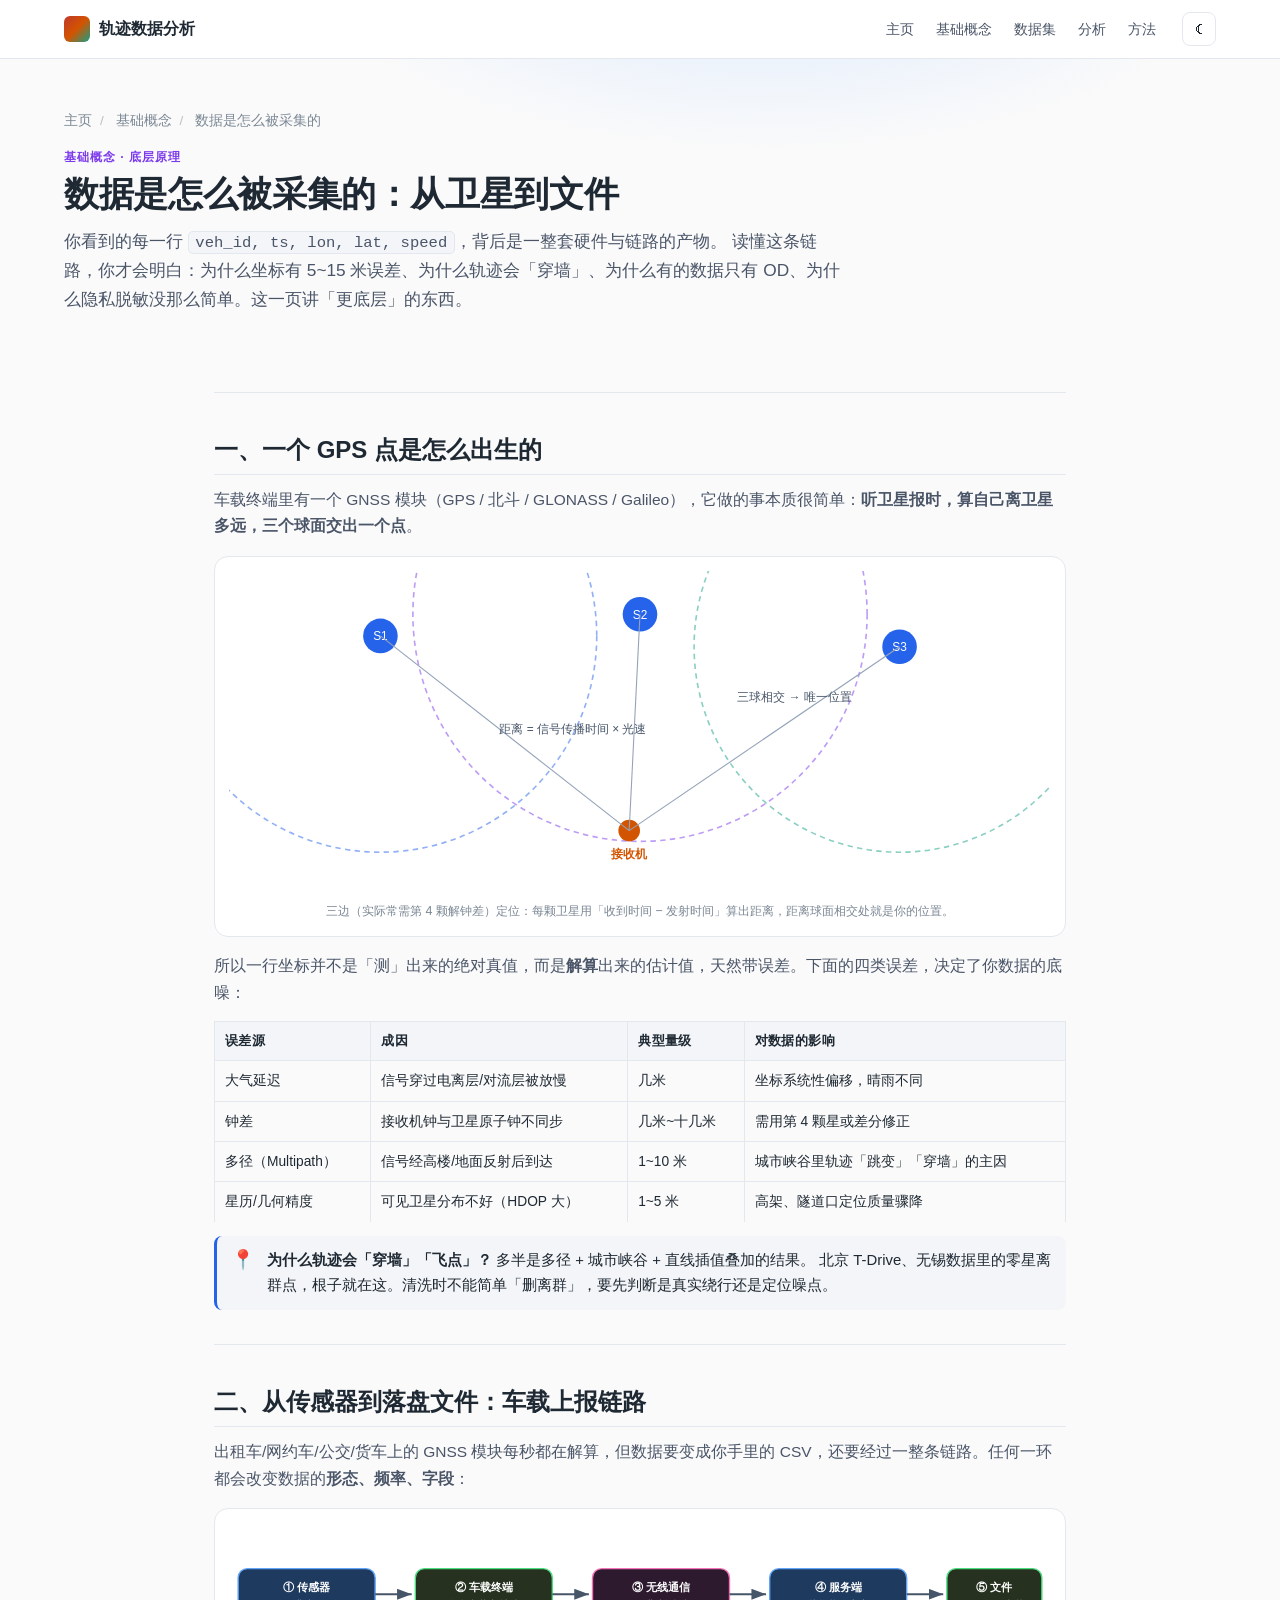
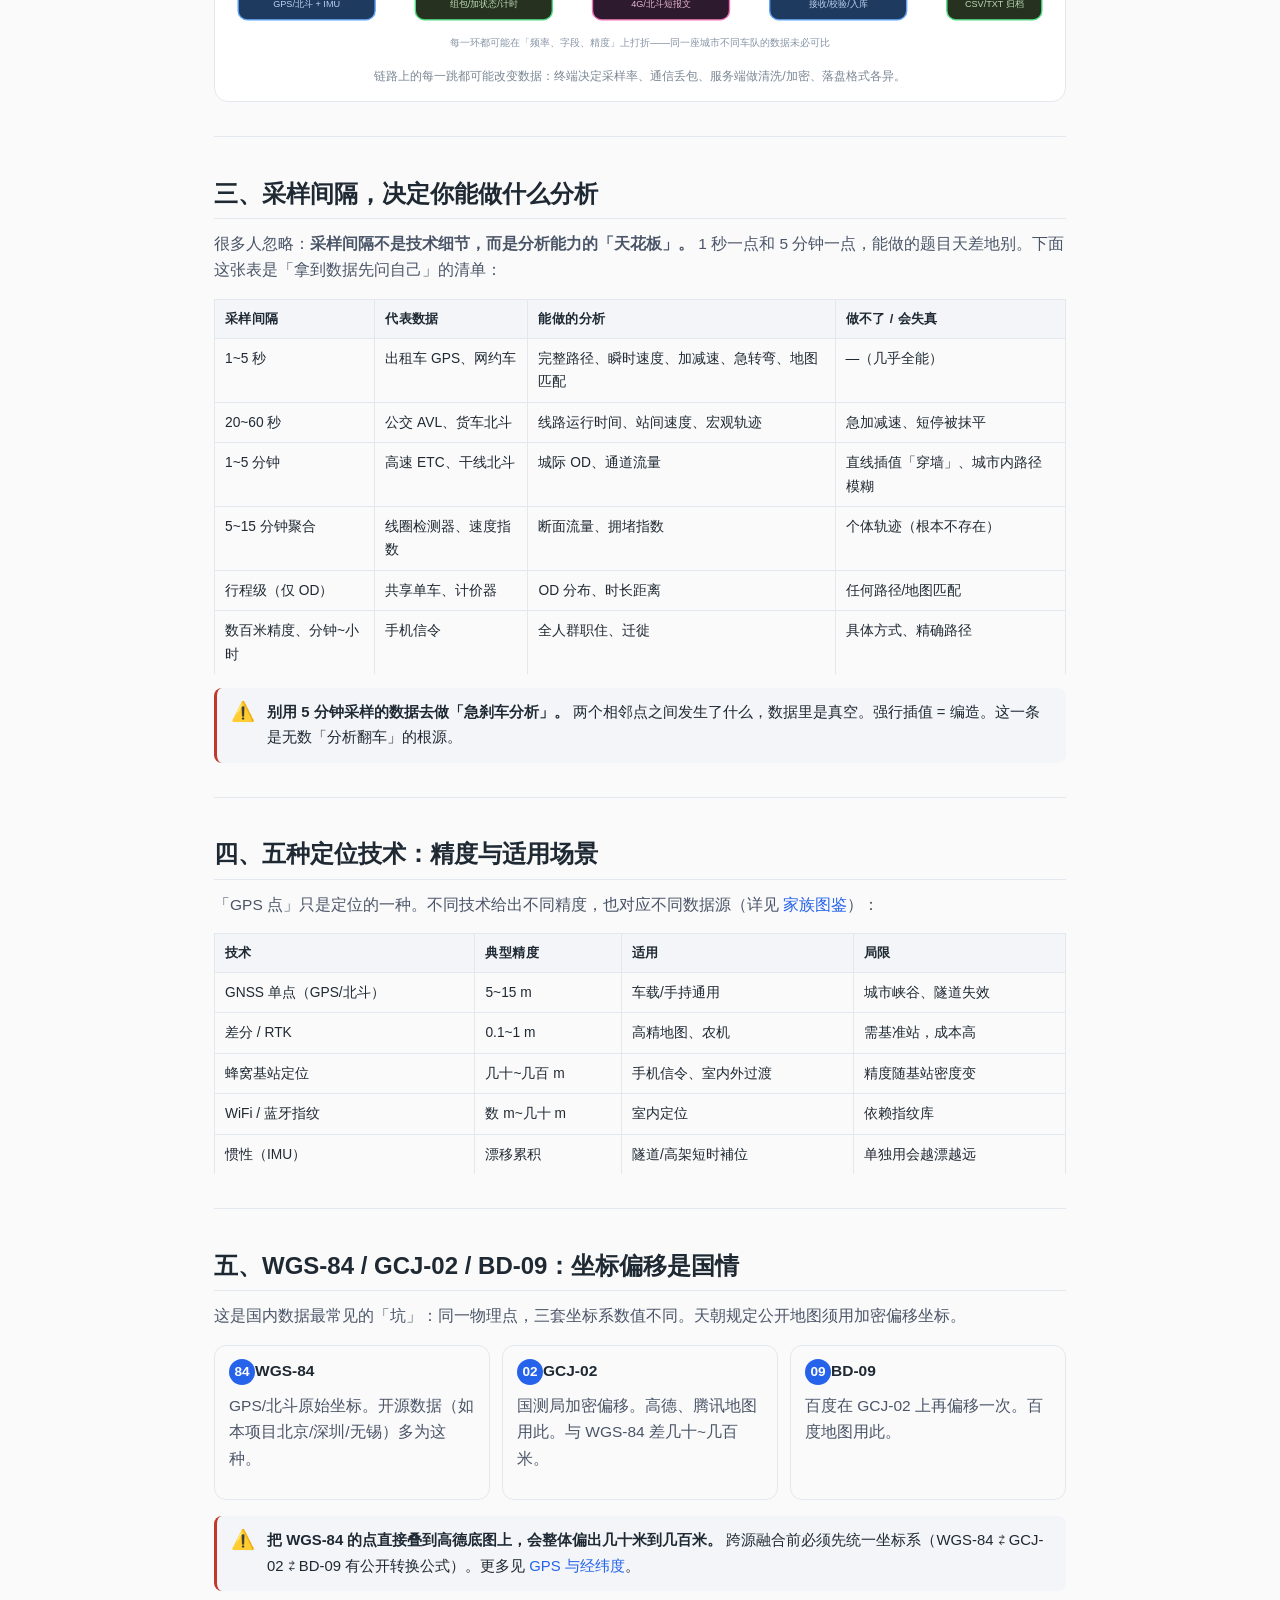
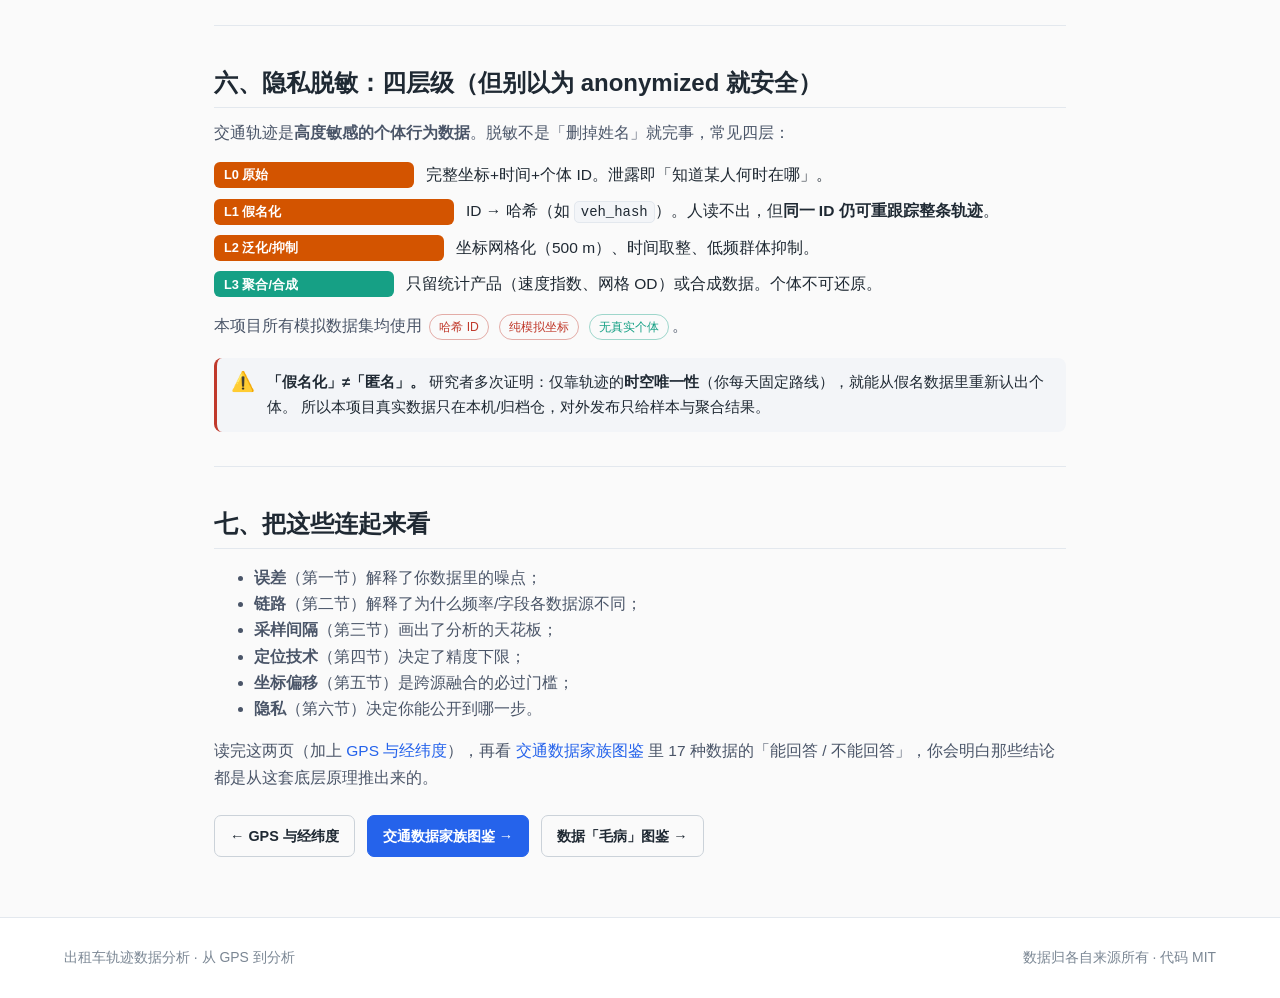
<file: guide/sensing.html>
<!DOCTYPE html>
<html lang="zh-CN">
<head>
<meta charset="UTF-8" />
<meta name="viewport" content="width=device-width, initial-scale=1.0" />
<title>数据是怎么被采集的 · 从卫星到文件</title>
<meta name="description" content="轨迹数据底层原理：GNSS 怎么定位、四类误差源、车载上报链路、采样间隔决定能做的分析、五种定位技术、WGS-84/GCJ-02/BD-09 坐标偏移、隐私脱敏四层级。" />
<link rel="stylesheet" href="../assets/css/style.css" />
<link rel="icon" href="data:image/svg+xml,%3Csvg xmlns='http://www.w3.org/2000/svg' viewBox='0 0 32 32'%3E%3Crect width='32' height='32' rx='6' fill='%237c3aed'/%3E%3Ctext x='16' y='22' font-size='18' text-anchor='middle' fill='white' font-family='Arial' font-weight='bold'%3E%E2%9A%99%3C/text%3E%3C/svg%3E" />
<style>
.sens-hero{background:radial-gradient(ellipse 800px 360px at 60% -120px,var(--accent-soft),transparent 60%),var(--bg);padding:44px 0 26px}
.sens-hero h1{font-size:2.2rem;margin-bottom:.25em}
.sens-hero .lede{font-size:1.08rem;color:var(--text-soft);max-width:780px}
.diagram{border:1px solid var(--border);border-radius:14px;background:var(--bg-elev);padding:14px;margin:16px 0}
.diagram svg{width:100%;height:auto;display:block}
.cap{font-size:.78rem;color:var(--text-muted);margin-top:6px;text-align:center}
.mat{width:100%;border-collapse:collapse;font-size:.86rem;margin:14px 0}
.mat th,.mat td{border:1px solid var(--border);padding:8px 10px;vertical-align:top;text-align:left}
.mat th{background:var(--bg-muted);color:var(--text);font-weight:600}
.mat td code{font-size:.85em}
.callout.note,.callout.warn,.callout.ok{border-left:3px solid var(--accent);background:var(--bg-muted);padding:12px 14px;border-radius:8px;margin:14px 0}
.callout.warn{border-left-color:var(--beijing)}
.callout.ok{border-left-color:var(--wuxi)}
.steps{display:grid;grid-template-columns:repeat(auto-fit,minmax(150px,1fr));gap:12px;margin:16px 0}
.step{border:1px solid var(--border);border-radius:12px;padding:12px 14px;background:var(--card)}
.step .n{display:inline-flex;width:26px;height:26px;border-radius:50%;background:var(--accent);color:#fff;align-items:center;justify-content:center;font-weight:700;font-size:.85rem;margin-bottom:8px}
.lvl{display:flex;align-items:center;gap:12px;margin:10px 0}
.lvl .bar{height:26px;border-radius:6px;display:flex;align-items:center;padding-left:10px;color:#fff;font-size:.8rem;font-weight:600}
.pill{display:inline-block;padding:2px 9px;border-radius:999px;font-size:.76rem;border:1px solid var(--border);margin:2px 3px}
.pill.r{color:var(--beijing);border-color:color-mix(in srgb,var(--beijing) 40%,transparent)}
.pill.g{color:var(--wuxi);border-color:color-mix(in srgb,var(--wuxi) 40%,transparent)}
</style>
</head>
<body>

<header class="site-header"><div class="container">
  <nav class="nav" aria-label="主导航">
    <a class="brand" href="../index.html"><span class="brand-mark" aria-hidden="true"></span><span>轨迹数据分析</span></a>
    <div class="nav-links">
      <a href="../index.html">主页</a>
      <a href="../guide/gps.html">基础概念</a>
      <a href="../index.html#datasets">数据集</a>
      <a href="../analysis/overview.html">分析</a>
      <a href="../methodology/pipeline.html">方法</a>
    </div>
    <button class="theme-toggle" aria-label="切换主题">☾</button>
  </nav>
</div></header>

<section class="sens-hero"><div class="container">
  <div class="crumbs" style="margin-bottom:10px">
    <a href="../index.html">主页</a><span class="sep">/</span>
    <a href="../guide/gps.html">基础概念</a><span class="sep">/</span>
    <span>数据是怎么被采集的</span>
  </div>
  <span class="section-eyebrow" style="color:var(--guide);">基础概念 · 底层原理</span>
  <h1>数据是怎么被采集的：从卫星到文件</h1>
  <p class="lede">你看到的每一行 <code>veh_id, ts, lon, lat, speed</code>，背后是一整套硬件与链路的产物。
  读懂这条链路，你才会明白：为什么坐标有 5~15 米误差、为什么轨迹会「穿墙」、为什么有的数据只有 OD、为什么隐私脱敏没那么简单。这一页讲「更底层」的东西。</p>
</div></section>

<main><div class="container-narrow">

  <hr/>
  <h2>一、一个 GPS 点是怎么出生的</h2>
  <p>车载终端里有一个 GNSS 模块（GPS / 北斗 / GLONASS / Galileo），它做的事本质很简单：<b>听卫星报时，算自己离卫星多远，三个球面交出一个点</b>。</p>
  <div class="diagram">
    <svg viewBox="0 0 760 300" xmlns="http://www.w3.org/2000/svg" role="img" aria-label="GNSS 三边定位原理">
      <!-- 卫星 -->
      <circle cx="140" cy="60" r="16" fill="#2563eb"/><text x="140" y="64" text-anchor="middle" fill="#fff" font-size="11">S1</text>
      <circle cx="380" cy="40" r="16" fill="#2563eb"/><text x="380" y="44" text-anchor="middle" fill="#fff" font-size="11">S2</text>
      <circle cx="620" cy="70" r="16" fill="#2563eb"/><text x="620" y="74" text-anchor="middle" fill="#fff" font-size="11">S3</text>
      <!-- 三个测距球面（用圆近似） -->
      <circle cx="140" cy="60" r="200" fill="none" stroke="#2563eb" stroke-width="1.5" stroke-dasharray="5 4" opacity=".5"/>
      <circle cx="380" cy="40" r="210" fill="none" stroke="#7c3aed" stroke-width="1.5" stroke-dasharray="5 4" opacity=".5"/>
      <circle cx="620" cy="70" r="190" fill="none" stroke="#16a085" stroke-width="1.5" stroke-dasharray="5 4" opacity=".5"/>
      <!-- 接收机 -->
      <circle cx="370" cy="240" r="10" fill="#d35400"/><text x="370" y="265" text-anchor="middle" fill="#d35400" font-size="11" font-weight="bold">接收机</text>
      <!-- 连线 -->
      <line x1="140" y1="60" x2="370" y2="240" stroke="#94a3b8" stroke-width="1"/>
      <line x1="380" y1="40" x2="370" y2="240" stroke="#94a3b8" stroke-width="1"/>
      <line x1="620" y1="70" x2="370" y2="240" stroke="#94a3b8" stroke-width="1"/>
      <text x="250" y="150" fill="#475569" font-size="11">距离 = 信号传播时间 × 光速</text>
      <text x="470" y="120" fill="#475569" font-size="11">三球相交 → 唯一位置</text>
    </svg>
    <div class="cap">三边（实际常需第 4 颗解钟差）定位：每颗卫星用「收到时间 − 发射时间」算出距离，距离球面相交处就是你的位置。</div>
  </div>
  <p>所以一行坐标并不是「测」出来的绝对真值，而是<b>解算</b>出来的估计值，天然带误差。下面的四类误差，决定了你数据的底噪：</p>
  <table class="mat">
    <thead><tr><th>误差源</th><th>成因</th><th>典型量级</th><th>对数据的影响</th></tr></thead>
    <tbody>
      <tr><td>大气延迟</td><td>信号穿过电离层/对流层被放慢</td><td>几米</td><td>坐标系统性偏移，晴雨不同</td></tr>
      <tr><td>钟差</td><td>接收机钟与卫星原子钟不同步</td><td>几米~十几米</td><td>需用第 4 颗星或差分修正</td></tr>
      <tr><td>多径（Multipath）</td><td>信号经高楼/地面反射后到达</td><td>1~10 米</td><td>城市峡谷里轨迹「跳变」「穿墙」的主因</td></tr>
      <tr><td>星历/几何精度</td><td>可见卫星分布不好（HDOP 大）</td><td>1~5 米</td><td>高架、隧道口定位质量骤降</td></tr>
    </tbody>
  </table>
  <div class="callout note"><span class="icon">📍</span><div>
    <b>为什么轨迹会「穿墙」「飞点」？</b> 多半是多径 + 城市峡谷 + 直线插值叠加的结果。
    北京 T-Drive、无锡数据里的零星离群点，根子就在这。清洗时不能简单「删离群」，要先判断是真实绕行还是定位噪点。</div></div>

  <hr/>
  <h2>二、从传感器到落盘文件：车载上报链路</h2>
  <p>出租车/网约车/公交/货车上的 GNSS 模块每秒都在解算，但数据要变成你手里的 CSV，还要经过一整条链路。任何一环都会改变数据的<b>形态、频率、字段</b>：</p>
  <div class="diagram">
    <svg viewBox="0 0 900 150" xmlns="http://www.w3.org/2000/svg" role="img" aria-label="车载数据上报链路">
      <defs><marker id="a2" markerWidth="10" markerHeight="10" refX="8" refY="3" orient="auto"><path d="M0,0 L8,3 L0,6 Z" fill="#475569"/></marker></defs>
      <rect x="10" y="50" width="150" height="56" rx="10" fill="#1e3a5f" stroke="#60a5fa" stroke-width="1.5"/>
      <text x="85" y="74" text-anchor="middle" fill="#fff" font-size="12" font-weight="bold">① 传感器</text>
      <text x="85" y="92" text-anchor="middle" fill="#bcd2f0" font-size="10">GPS/北斗 + IMU</text>
      <line x1="160" y1="78" x2="200" y2="78" stroke="#475569" stroke-width="2" marker-end="url(#a2)"/>
      <rect x="204" y="50" width="150" height="56" rx="10" fill="#26321f" stroke="#4ade80" stroke-width="1.5"/>
      <text x="279" y="74" text-anchor="middle" fill="#fff" font-size="12" font-weight="bold">② 车载终端</text>
      <text x="279" y="92" text-anchor="middle" fill="#bbd8b4" font-size="10">组包/加状态/计时</text>
      <line x1="354" y1="78" x2="394" y2="78" stroke="#475569" stroke-width="2" marker-end="url(#a2)"/>
      <rect x="398" y="50" width="150" height="56" rx="10" fill="#2d1a2f" stroke="#f472b6" stroke-width="1.5"/>
      <text x="473" y="74" text-anchor="middle" fill="#fff" font-size="12" font-weight="bold">③ 无线通信</text>
      <text x="473" y="92" text-anchor="middle" fill="#e5b8cf" font-size="10">4G/北斗短报文</text>
      <line x1="548" y1="78" x2="588" y2="78" stroke="#475569" stroke-width="2" marker-end="url(#a2)"/>
      <rect x="592" y="50" width="150" height="56" rx="10" fill="#1e3a5f" stroke="#60a5fa" stroke-width="1.5"/>
      <text x="667" y="74" text-anchor="middle" fill="#fff" font-size="12" font-weight="bold">④ 服务端</text>
      <text x="667" y="92" text-anchor="middle" fill="#bcd2f0" font-size="10">接收/校验/入库</text>
      <line x1="742" y1="78" x2="782" y2="78" stroke="#475569" stroke-width="2" marker-end="url(#a2)"/>
      <rect x="786" y="50" width="104" height="56" rx="10" fill="#26321f" stroke="#4ade80" stroke-width="1.5"/>
      <text x="838" y="74" text-anchor="middle" fill="#fff" font-size="12" font-weight="bold">⑤ 文件</text>
      <text x="838" y="92" text-anchor="middle" fill="#bbd8b4" font-size="10">CSV/TXT 归档</text>
      <text x="450" y="135" text-anchor="middle" fill="#8794a6" font-size="11">每一环都可能在「频率、字段、精度」上打折——同一座城市不同车队的数据未必可比</text>
    </svg>
    <div class="cap">链路上的每一跳都可能改变数据：终端决定采样率、通信丢包、服务端做清洗/加密、落盘格式各异。</div>
  </div>

  <hr/>
  <h2>三、采样间隔，决定你能做什么分析</h2>
  <p>很多人忽略：<b>采样间隔不是技术细节，而是分析能力的「天花板」。</b> 1 秒一点和 5 分钟一点，能做的题目天差地别。下面这张表是「拿到数据先问自己」的清单：</p>
  <table class="mat">
    <thead><tr><th>采样间隔</th><th>代表数据</th><th>能做的分析</th><th>做不了 / 会失真</th></tr></thead>
    <tbody>
      <tr><td>1~5 秒</td><td>出租车 GPS、网约车</td><td>完整路径、瞬时速度、加减速、急转弯、地图匹配</td><td>—（几乎全能）</td></tr>
      <tr><td>20~60 秒</td><td>公交 AVL、货车北斗</td><td>线路运行时间、站间速度、宏观轨迹</td><td>急加减速、短停被抹平</td></tr>
      <tr><td>1~5 分钟</td><td>高速 ETC、干线北斗</td><td>城际 OD、通道流量</td><td>直线插值「穿墙」、城市内路径模糊</td></tr>
      <tr><td>5~15 分钟聚合</td><td>线圈检测器、速度指数</td><td>断面流量、拥堵指数</td><td>个体轨迹（根本不存在）</td></tr>
      <tr><td>行程级（仅 OD）</td><td>共享单车、计价器</td><td>OD 分布、时长距离</td><td>任何路径/地图匹配</td></tr>
      <tr><td>数百米精度、分钟~小时</td><td>手机信令</td><td>全人群职住、迁徙</td><td>具体方式、精确路径</td></tr>
    </tbody>
  </table>
  <div class="callout warn"><span class="icon">⚠️</span><div>
    <b>别用 5 分钟采样的数据去做「急刹车分析」。</b> 两个相邻点之间发生了什么，数据里是真空。强行插值 = 编造。这一条是无数「分析翻车」的根源。</div></div>

  <hr/>
  <h2>四、五种定位技术：精度与适用场景</h2>
  <p>「GPS 点」只是定位的一种。不同技术给出不同精度，也对应不同数据源（详见 <a href="../datasets/taxonomy.html">家族图鉴</a>）：</p>
  <table class="mat">
    <thead><tr><th>技术</th><th>典型精度</th><th>适用</th><th>局限</th></tr></thead>
    <tbody>
      <tr><td>GNSS 单点（GPS/北斗）</td><td>5~15 m</td><td>车载/手持通用</td><td>城市峡谷、隧道失效</td></tr>
      <tr><td>差分 / RTK</td><td>0.1~1 m</td><td>高精地图、农机</td><td>需基准站，成本高</td></tr>
      <tr><td>蜂窝基站定位</td><td>几十~几百 m</td><td>手机信令、室内外过渡</td><td>精度随基站密度变</td></tr>
      <tr><td>WiFi / 蓝牙指纹</td><td>数 m~几十 m</td><td>室内定位</td><td>依赖指纹库</td></tr>
      <tr><td>惯性（IMU）</td><td>漂移累积</td><td>隧道/高架短时補位</td><td>单独用会越漂越远</td></tr>
    </tbody>
  </table>

  <hr/>
  <h2>五、WGS-84 / GCJ-02 / BD-09：坐标偏移是国情</h2>
  <p>这是国内数据最常见的「坑」：同一物理点，三套坐标系数值不同。天朝规定公开地图须用加密偏移坐标。</p>
  <div class="steps">
    <div class="step"><div class="n">84</div><b>WGS-84</b><p>GPS/北斗原始坐标。开源数据（如本项目北京/深圳/无锡）多为这种。</p></div>
    <div class="step"><div class="n">02</div><b>GCJ-02</b><p>国测局加密偏移。高德、腾讯地图用此。与 WGS-84 差几十~几百米。</p></div>
    <div class="step"><div class="n">09</div><b>BD-09</b><p>百度在 GCJ-02 上再偏移一次。百度地图用此。</p></div>
  </div>
  <div class="callout warn"><span class="icon">⚠️</span><div>
    <b>把 WGS-84 的点直接叠到高德底图上，会整体偏出几十米到几百米。</b> 跨源融合前必须先统一坐标系（WGS-84 ⇄ GCJ-02 ⇄ BD-09 有公开转换公式）。更多见 <a href="../guide/gps.html">GPS 与经纬度</a>。</div></div>

  <hr/>
  <h2>六、隐私脱敏：四层级（但别以为 anonymized 就安全）</h2>
  <p>交通轨迹是<b>高度敏感的个体行为数据</b>。脱敏不是「删掉姓名」就完事，常见四层：</p>
  <div class="lvl"><div class="bar" style="width:200px;background:#d35400">L0 原始</div><div>完整坐标+时间+个体 ID。泄露即「知道某人何时在哪」。</div></div>
  <div class="lvl"><div class="bar" style="width:240px;background:#d35400">L1 假名化</div><div>ID → 哈希（如 <code>veh_hash</code>）。人读不出，但<b>同一 ID 仍可重跟踪整条轨迹</b>。</div></div>
  <div class="lvl"><div class="bar" style="width:230px;background:#d35400">L2 泛化/抑制</div><div>坐标网格化（500 m）、时间取整、低频群体抑制。</div></div>
  <div class="lvl"><div class="bar" style="width:180px;background:#16a085">L3 聚合/合成</div><div>只留统计产品（速度指数、网格 OD）或合成数据。个体不可还原。</div></div>
  <p style="margin-top:14px">本项目所有模拟数据集均使用 <span class="pill r">哈希 ID</span> <span class="pill r">纯模拟坐标</span> <span class="pill g">无真实个体</span>。</p>
  <div class="callout warn"><span class="icon">⚠️</span><div>
    <b>「假名化」≠「匿名」。</b> 研究者多次证明：仅靠轨迹的<b>时空唯一性</b>（你每天固定路线），就能从假名数据里重新认出个体。
    所以本项目真实数据只在本机/归档仓，对外发布只给样本与聚合结果。</div></div>

  <hr/>
  <h2>七、把这些连起来看</h2>
  <ul>
    <li><b>误差</b>（第一节）解释了你数据里的噪点；</li>
    <li><b>链路</b>（第二节）解释了为什么频率/字段各数据源不同；</li>
    <li><b>采样间隔</b>（第三节）画出了分析的天花板；</li>
    <li><b>定位技术</b>（第四节）决定了精度下限；</li>
    <li><b>坐标偏移</b>（第五节）是跨源融合的必过门槛；</li>
    <li><b>隐私</b>（第六节）决定你能公开到哪一步。</li>
  </ul>
  <p>读完这两页（加上 <a href="../guide/gps.html">GPS 与经纬度</a>），再看 <a href="../datasets/taxonomy.html">交通数据家族图鉴</a> 里 17 种数据的「能回答 / 不能回答」，你会明白那些结论都是从这套底层原理推出来的。

  <div style="display:flex;gap:12px;flex-wrap:wrap;margin:24px 0 8px">
    <a class="btn ghost" href="../guide/gps.html">← GPS 与经纬度</a>
    <a class="btn" href="../datasets/taxonomy.html">交通数据家族图鉴 →</a>
    <a class="btn ghost" href="../datasets/simulation.html">数据「毛病」图鉴 →</a>
  </div>
</div></main>

<footer class="site-footer"><div class="container"><div class="row">
  <div>出租车轨迹数据分析 · 从 GPS 到分析</div>
  <div>数据归各自来源所有 · 代码 MIT</div>
</div></div></footer>
<button class="to-top" aria-label="返回顶部">↑</button>
<script src="../assets/js/main.js"></script>
</body>
</html>
</file>
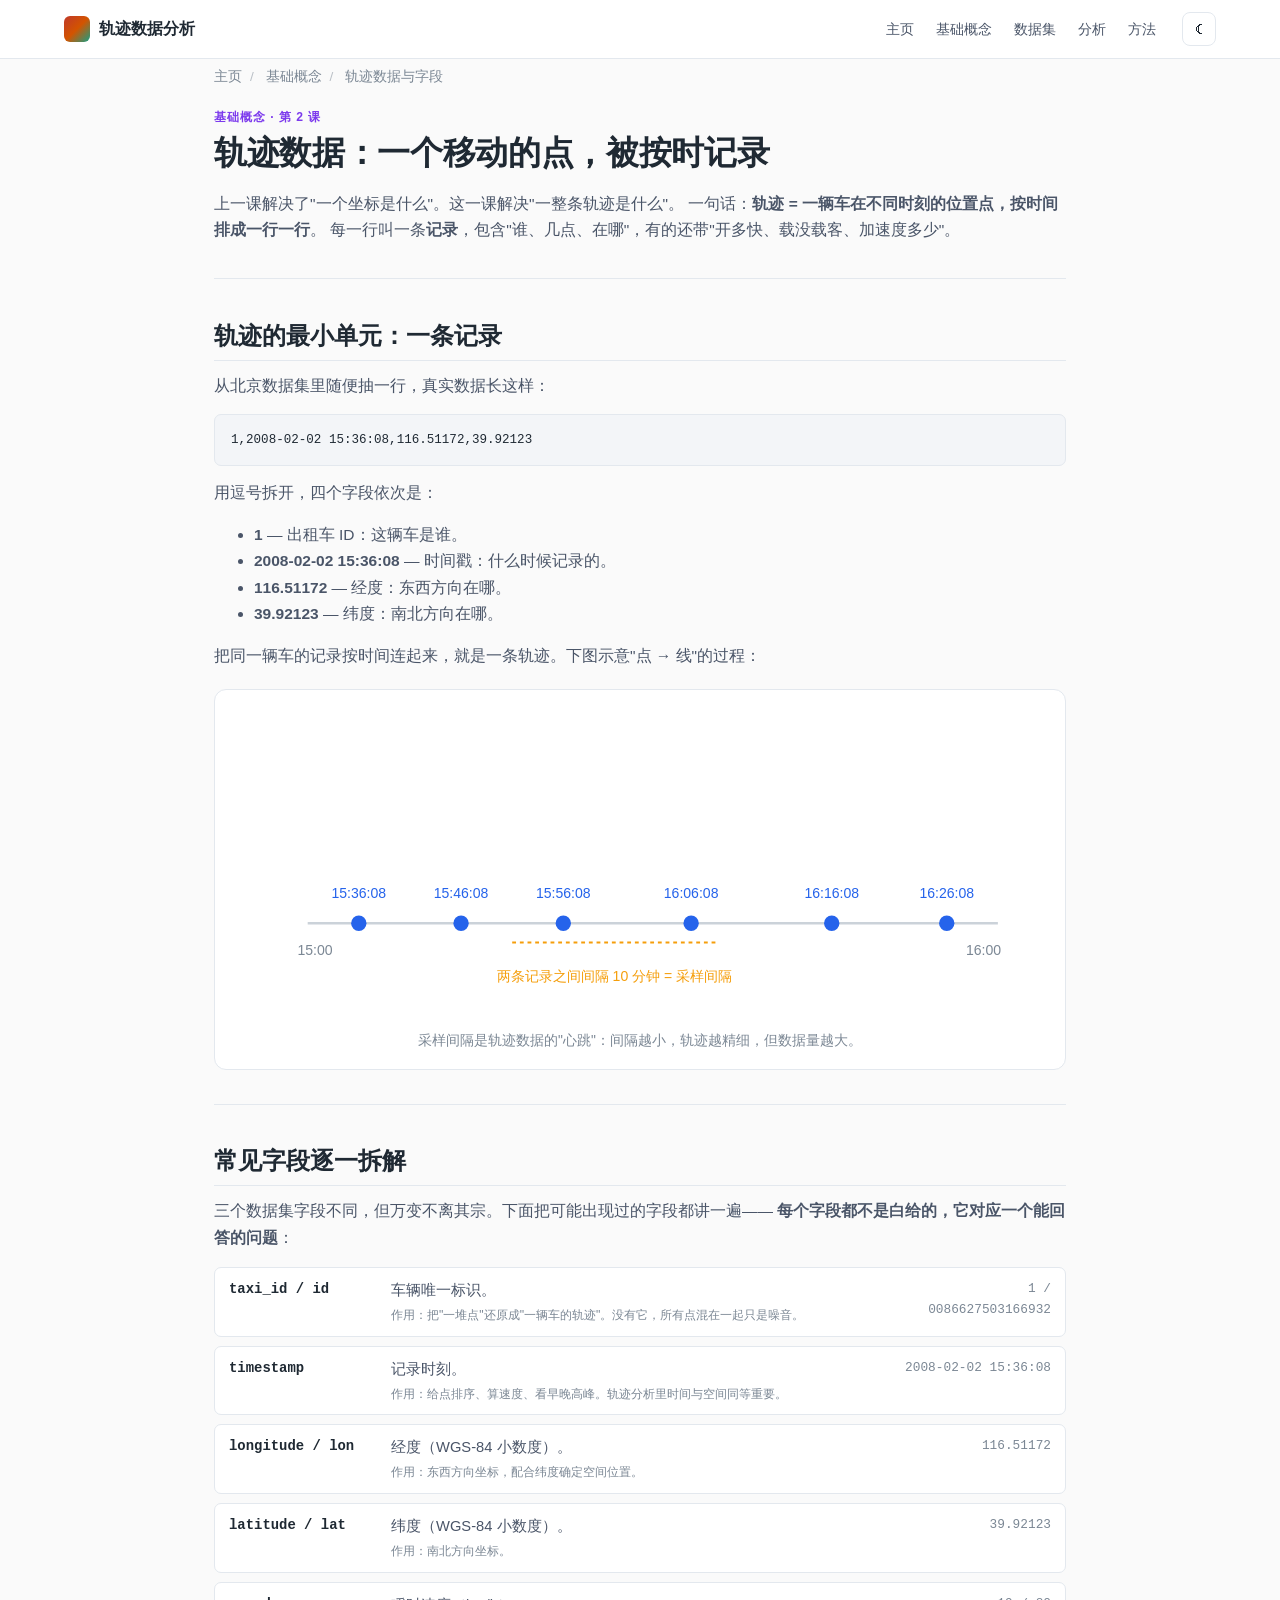
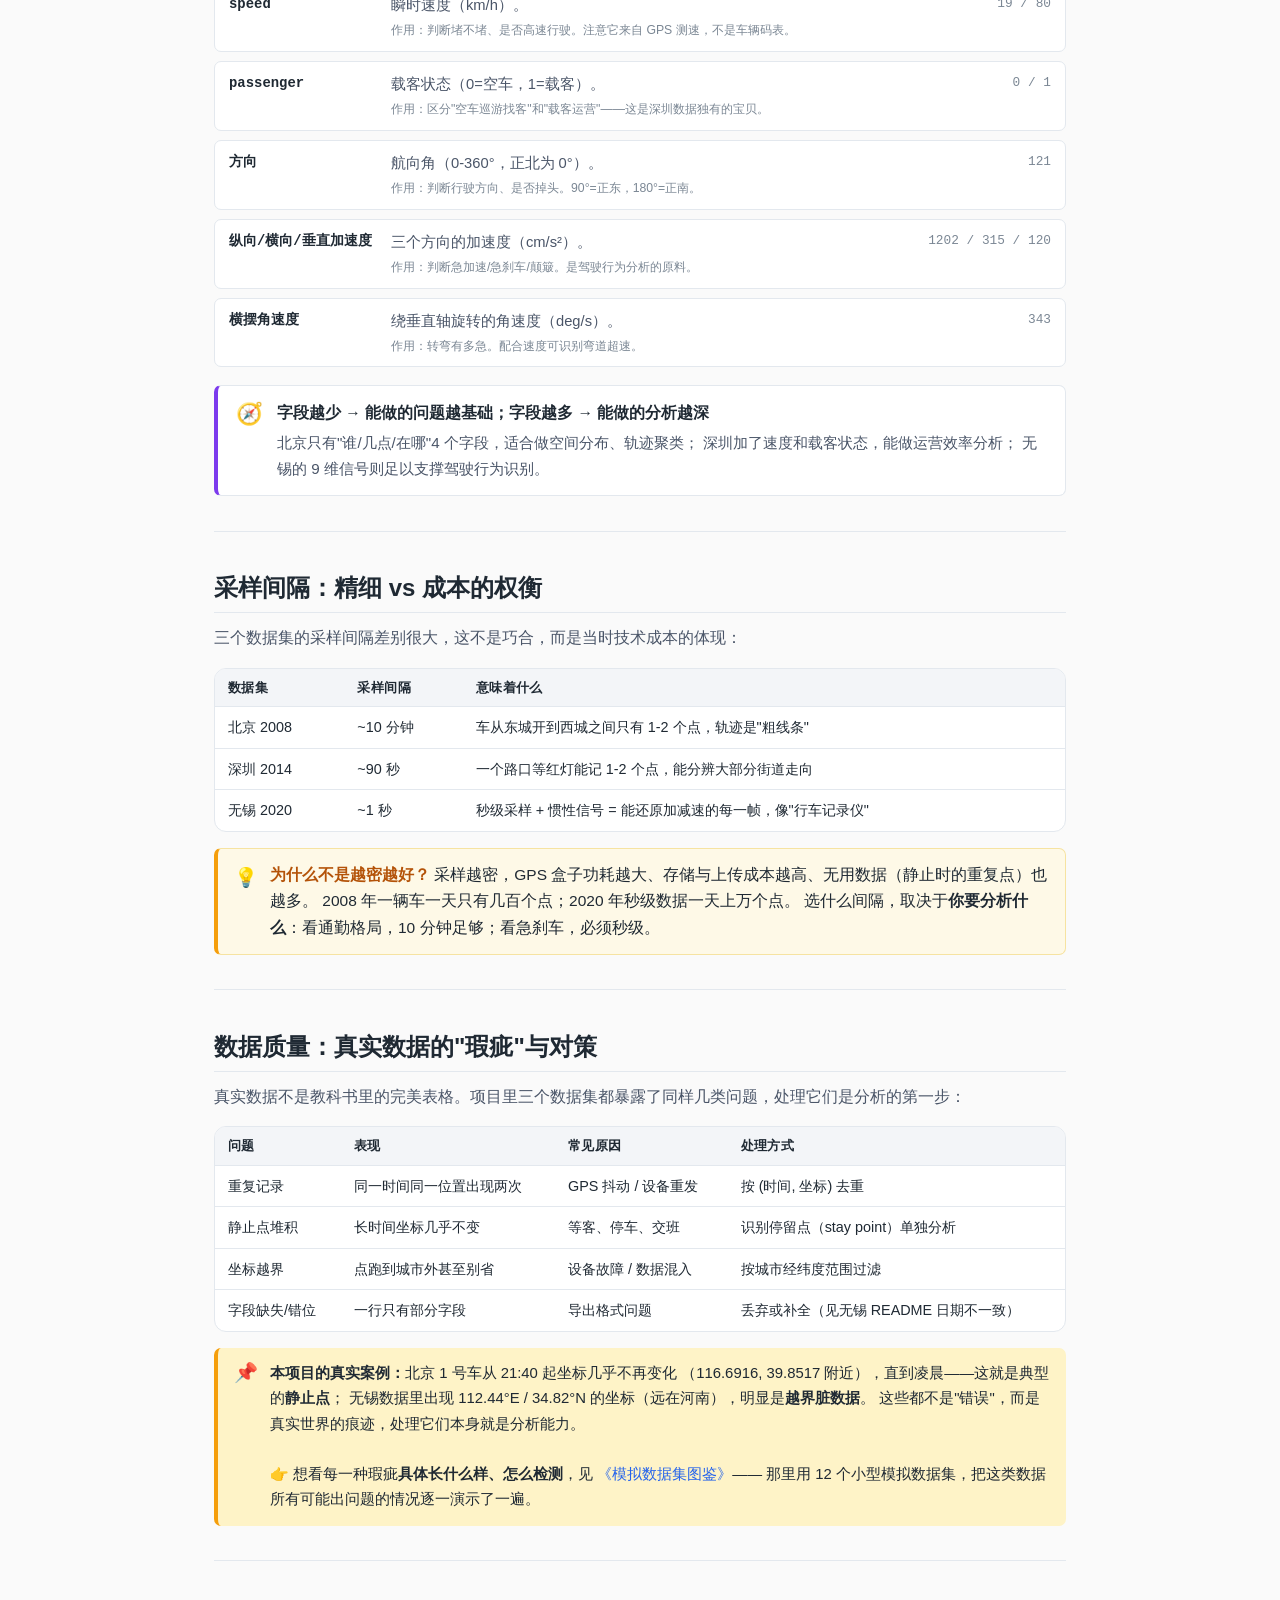
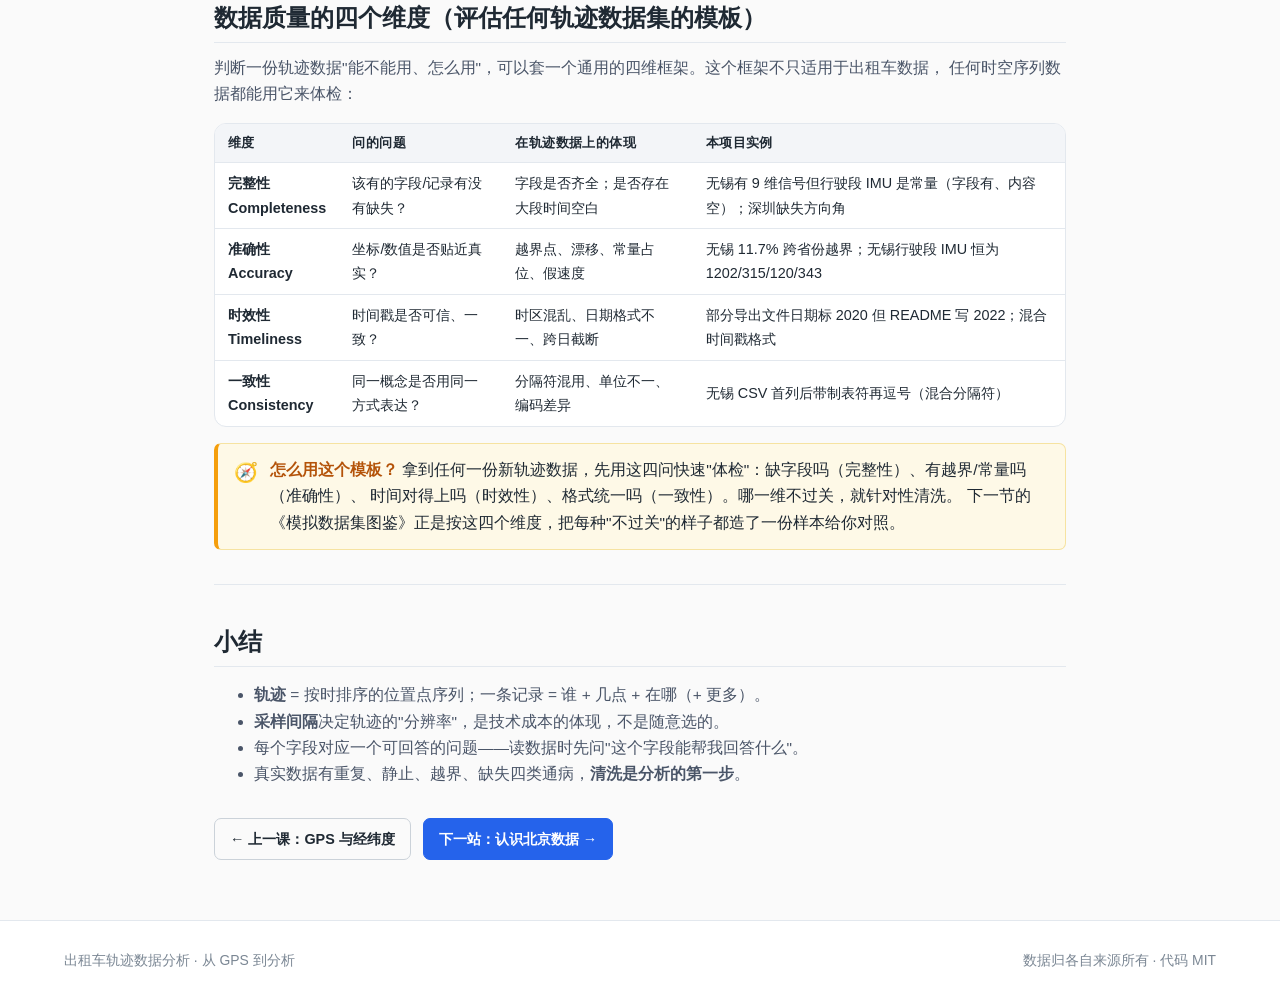
<file: guide/trajectory.html>
<!DOCTYPE html>
<html lang="zh-CN">
<head>
<meta charset="UTF-8" />
<meta name="viewport" content="width=device-width, initial-scale=1.0" />
<title>轨迹数据与字段 · 基础概念</title>
<meta name="description" content="轨迹数据是什么：点序列与时间轴、每个字段的含义与用途、采样间隔的取舍、GPS 漂移与数据质量。" />
<link rel="stylesheet" href="../assets/css/style.css" />
<link rel="icon" href="data:image/svg+xml,%3Csvg xmlns='http://www.w3.org/2000/svg' viewBox='0 0 32 32'%3E%3Crect width='32' height='32' rx='6' fill='%237c3aed'/%3E%3Ctext x='16' y='22' font-size='18' text-anchor='middle' fill='white' font-family='Arial' font-weight='bold'%3E%E2%9A%99%3C/text%3E%3C/svg%3E" />
</head>
<body>

<header class="site-header">
  <div class="container">
    <nav class="nav" aria-label="主导航">
      <a class="brand" href="../index.html"><span class="brand-mark" aria-hidden="true"></span><span>轨迹数据分析</span></a>
      <div class="nav-links">
        <a href="../index.html">主页</a>
        <a href="./gps.html">基础概念</a>
        <a href="../index.html#datasets">数据集</a>
        <a href="../analysis/overview.html">分析</a>
        <a href="../methodology/pipeline.html">方法</a>
      </div>
      <button class="theme-toggle" aria-label="切换主题">☾</button>
    </nav>
  </div>
</header>

<main>
  <div class="container-narrow">

    <div class="crumbs">
      <a href="../index.html">主页</a><span class="sep">/</span>
      <a href="../index.html#learning">基础概念</a><span class="sep">/</span>
      <span>轨迹数据与字段</span>
    </div>

    <span class="section-eyebrow" style="color:var(--guide);">基础概念 · 第 2 课</span>
    <h1>轨迹数据：一个移动的点，被按时记录</h1>
    <p>
      上一课解决了"一个坐标是什么"。这一课解决"一整条轨迹是什么"。
      一句话：<strong>轨迹 = 一辆车在不同时刻的位置点，按时间排成一行一行</strong>。
      每一行叫一条<b>记录</b>，包含"谁、几点、在哪"，有的还带"开多快、载没载客、加速度多少"。
    </p>

    <hr/>

    <h2 id="what">轨迹的最小单元：一条记录</h2>
    <p>从北京数据集里随便抽一行，真实数据长这样：</p>
    <pre><code>1,2008-02-02 15:36:08,116.51172,39.92123</code></pre>
    <p>用逗号拆开，四个字段依次是：</p>
    <ul>
      <li><strong>1</strong> — 出租车 ID：这辆车是谁。</li>
      <li><strong>2008-02-02 15:36:08</strong> — 时间戳：什么时候记录的。</li>
      <li><strong>116.51172</strong> — 经度：东西方向在哪。</li>
      <li><strong>39.92123</strong> — 纬度：南北方向在哪。</li>
    </ul>
    <p>
      把同一辆车的记录按时间连起来，就是一条轨迹。下图示意"点 → 线"的过程：
    </p>

    <div class="diagram">
      <svg viewBox="0 0 640 240" xmlns="http://www.w3.org/2000/svg" role="img" aria-label="轨迹采样时间线示意">
        <!-- 时间轴 -->
        <line x1="60" y1="170" x2="600" y2="170" stroke="#cbd2d9" stroke-width="2"/>
        <text x="52" y="195" fill="#7b8794" font-size="11">15:00</text>
        <text x="575" y="195" fill="#7b8794" font-size="11">16:00</text>
        <!-- 记录点 -->
        <g font-size="11">
          <circle cx="100" cy="170" r="6" fill="#2563eb"/><text x="100" y="150" text-anchor="middle" fill="#2563eb">15:36:08</text>
          <circle cx="180" cy="170" r="6" fill="#2563eb"/><text x="180" y="150" text-anchor="middle" fill="#2563eb">15:46:08</text>
          <circle cx="260" cy="170" r="6" fill="#2563eb"/><text x="260" y="150" text-anchor="middle" fill="#2563eb">15:56:08</text>
          <circle cx="360" cy="170" r="6" fill="#2563eb"/><text x="360" y="150" text-anchor="middle" fill="#2563eb">16:06:08</text>
          <circle cx="470" cy="170" r="6" fill="#2563eb"/><text x="470" y="150" text-anchor="middle" fill="#2563eb">16:16:08</text>
          <circle cx="560" cy="170" r="6" fill="#2563eb"/><text x="560" y="150" text-anchor="middle" fill="#2563eb">16:26:08</text>
        </g>
        <!-- 间隙标注 -->
        <line x1="220" y1="185" x2="380" y2="185" stroke="#f59e0b" stroke-width="1.5" stroke-dasharray="3 3"/>
        <text x="300" y="215" text-anchor="middle" fill="#f59e0b" font-size="11">两条记录之间间隔 10 分钟 = 采样间隔</text>
      </svg>
      <div class="caption">采样间隔是轨迹数据的"心跳"：间隔越小，轨迹越精细，但数据量越大。</div>
    </div>

    <hr/>

    <h2 id="fields">常见字段逐一拆解</h2>
    <p>
      三个数据集字段不同，但万变不离其宗。下面把可能出现过的字段都讲一遍——
      <b>每个字段都不是白给的，它对应一个能回答的问题</b>：
    </p>

    <ul class="field-list">
      <li>
        <span class="name">taxi_id / id</span>
        <span class="desc">车辆唯一标识。<small>作用：把"一堆点"还原成"一辆车的轨迹"。没有它，所有点混在一起只是噪音。</small></span>
        <span class="example">1 / 0086627503166932</span>
      </li>
      <li>
        <span class="name">timestamp</span>
        <span class="desc">记录时刻。<small>作用：给点排序、算速度、看早晚高峰。轨迹分析里时间与空间同等重要。</small></span>
        <span class="example">2008-02-02 15:36:08</span>
      </li>
      <li>
        <span class="name">longitude / lon</span>
        <span class="desc">经度（WGS-84 小数度）。<small>作用：东西方向坐标，配合纬度确定空间位置。</small></span>
        <span class="example">116.51172</span>
      </li>
      <li>
        <span class="name">latitude / lat</span>
        <span class="desc">纬度（WGS-84 小数度）。<small>作用：南北方向坐标。</small></span>
        <span class="example">39.92123</span>
      </li>
      <li>
        <span class="name">speed</span>
        <span class="desc">瞬时速度（km/h）。<small>作用：判断堵不堵、是否高速行驶。注意它来自 GPS 测速，不是车辆码表。</small></span>
        <span class="example">19 / 80</span>
      </li>
      <li>
        <span class="name">passenger</span>
        <span class="desc">载客状态（0=空车，1=载客）。<small>作用：区分"空车巡游找客"和"载客运营"——这是深圳数据独有的宝贝。</small></span>
        <span class="example">0 / 1</span>
      </li>
      <li>
        <span class="name">方向</span>
        <span class="desc">航向角（0-360°，正北为 0°）。<small>作用：判断行驶方向、是否掉头。90°=正东，180°=正南。</small></span>
        <span class="example">121</span>
      </li>
      <li>
        <span class="name">纵向/横向/垂直加速度</span>
        <span class="desc">三个方向的加速度（cm/s²）。<small>作用：判断急加速/急刹车/颠簸。是驾驶行为分析的原料。</small></span>
        <span class="example">1202 / 315 / 120</span>
      </li>
      <li>
        <span class="name">横摆角速度</span>
        <span class="desc">绕垂直轴旋转的角速度（deg/s）。<small>作用：转弯有多急。配合速度可识别弯道超速。</small></span>
        <span class="example">343</span>
      </li>
    </ul>

    <div class="concept">
      <span class="icon">🧭</span>
      <div>
        <strong>字段越少 → 能做的问题越基础；字段越多 → 能做的分析越深</strong>
        <p>北京只有"谁/几点/在哪"4 个字段，适合做空间分布、轨迹聚类；
        深圳加了速度和载客状态，能做运营效率分析；
        无锡的 9 维信号则足以支撑驾驶行为识别。</p>
      </div>
    </div>

    <hr/>

    <h2 id="interval">采样间隔：精细 vs 成本的权衡</h2>
    <p>三个数据集的采样间隔差别很大，这不是巧合，而是当时技术成本的体现：</p>
    <div class="table-wrap">
      <table>
        <thead><tr><th>数据集</th><th>采样间隔</th><th>意味着什么</th></tr></thead>
        <tbody>
          <tr><td>北京 2008</td><td>~10 分钟</td><td>车从东城开到西城之间只有 1-2 个点，轨迹是"粗线条"</td></tr>
          <tr><td>深圳 2014</td><td>~90 秒</td><td>一个路口等红灯能记 1-2 个点，能分辨大部分街道走向</td></tr>
          <tr><td>无锡 2020</td><td>~1 秒</td><td>秒级采样 + 惯性信号 = 能还原加减速的每一帧，像"行车记录仪"</td></tr>
        </tbody>
      </table>
    </div>
    <div class="why">
      <span class="icon">💡</span>
      <div>
        <strong>为什么不是越密越好？</strong>
        采样越密，GPS 盒子功耗越大、存储与上传成本越高、无用数据（静止时的重复点）也越多。
        2008 年一辆车一天只有几百个点；2020 年秒级数据一天上万个点。
        选什么间隔，取决于<b>你要分析什么</b>：看通勤格局，10 分钟足够；看急刹车，必须秒级。
      </div>
    </div>

    <hr/>

    <h2 id="quality">数据质量：真实数据的"瑕疵"与对策</h2>
    <p>真实数据不是教科书里的完美表格。项目里三个数据集都暴露了同样几类问题，处理它们是分析的第一步：</p>

    <div class="table-wrap">
      <table>
        <thead><tr><th>问题</th><th>表现</th><th>常见原因</th><th>处理方式</th></tr></thead>
        <tbody>
          <tr>
            <td>重复记录</td>
            <td>同一时间同一位置出现两次</td>
            <td>GPS 抖动 / 设备重发</td>
            <td>按 (时间, 坐标) 去重</td>
          </tr>
          <tr>
            <td>静止点堆积</td>
            <td>长时间坐标几乎不变</td>
            <td>等客、停车、交班</td>
            <td>识别停留点（stay point）单独分析</td>
          </tr>
          <tr>
            <td>坐标越界</td>
            <td>点跑到城市外甚至别省</td>
            <td>设备故障 / 数据混入</td>
            <td>按城市经纬度范围过滤</td>
          </tr>
          <tr>
            <td>字段缺失/错位</td>
            <td>一行只有部分字段</td>
            <td>导出格式问题</td>
            <td>丢弃或补全（见无锡 README 日期不一致）</td>
          </tr>
        </tbody>
      </table>
    </div>

    <div class="callout note">
      <span class="icon">📌</span>
      <div>
        <strong>本项目的真实案例：</strong>北京 1 号车从 21:40 起坐标几乎不再变化
        （116.6916, 39.8517 附近），直到凌晨——这就是典型的<b>静止点</b>；
        无锡数据里出现 112.44°E / 34.82°N 的坐标（远在河南），明显是<b>越界脏数据</b>。
        这些都不是"错误"，而是真实世界的痕迹，处理它们本身就是分析能力。
        <br/><br/>
        👉 想看每一种瑕疵<b>具体长什么样、怎么检测</b>，见
        <a href="../datasets/simulation.html">《模拟数据集图鉴》</a>——
        那里用 12 个小型模拟数据集，把这类数据所有可能出问题的情况逐一演示了一遍。
      </div>
    </div>

    <hr/>

    <h2 id="quality-dims">数据质量的四个维度（评估任何轨迹数据集的模板）</h2>
    <p>
      判断一份轨迹数据"能不能用、怎么用"，可以套一个通用的四维框架。这个框架不只适用于出租车数据，
      任何时空序列数据都能用它来体检：
    </p>
    <div class="table-wrap">
      <table>
        <thead><tr><th>维度</th><th>问的问题</th><th>在轨迹数据上的体现</th><th>本项目实例</th></tr></thead>
        <tbody>
          <tr>
            <td><strong>完整性<br/>Completeness</strong></td>
            <td>该有的字段/记录有没有缺失？</td>
            <td>字段是否齐全；是否存在大段时间空白</td>
            <td>无锡有 9 维信号但行驶段 IMU 是常量（字段有、内容空）；深圳缺失方向角</td>
          </tr>
          <tr>
            <td><strong>准确性<br/>Accuracy</strong></td>
            <td>坐标/数值是否贴近真实？</td>
            <td>越界点、漂移、常量占位、假速度</td>
            <td>无锡 11.7% 跨省份越界；无锡行驶段 IMU 恒为 1202/315/120/343</td>
          </tr>
          <tr>
            <td><strong>时效性<br/>Timeliness</strong></td>
            <td>时间戳是否可信、一致？</td>
            <td>时区混乱、日期格式不一、跨日截断</td>
            <td>部分导出文件日期标 2020 但 README 写 2022；混合时间戳格式</td>
          </tr>
          <tr>
            <td><strong>一致性<br/>Consistency</strong></td>
            <td>同一概念是否用同一方式表达？</td>
            <td>分隔符混用、单位不一、编码差异</td>
            <td>无锡 CSV 首列后带制表符再逗号（混合分隔符）</td>
          </tr>
        </tbody>
      </table>
    </div>
    <div class="why">
      <span class="icon">🧭</span>
      <div>
        <strong>怎么用这个模板？</strong>
        拿到任何一份新轨迹数据，先用这四问快速"体检"：缺字段吗（完整性）、有越界/常量吗（准确性）、
        时间对得上吗（时效性）、格式统一吗（一致性）。哪一维不过关，就针对性清洗。
        下一节的《模拟数据集图鉴》正是按这四个维度，把每种"不过关"的样子都造了一份样本给你对照。
      </div>
    </div>

    <hr/>

    <h2 id="summary">小结</h2>
    <ul>
      <li><strong>轨迹</strong> = 按时排序的位置点序列；一条记录 = 谁 + 几点 + 在哪（+ 更多）。</li>
      <li><strong>采样间隔</strong>决定轨迹的"分辨率"，是技术成本的体现，不是随意选的。</li>
      <li>每个字段对应一个可回答的问题——读数据时先问"这个字段能帮我回答什么"。</li>
      <li>真实数据有重复、静止、越界、缺失四类通病，<strong>清洗是分析的第一步</strong>。</li>
    </ul>

    <div style="display:flex;gap:12px;flex-wrap:wrap;margin:30px 0;">
      <a class="btn ghost" href="./gps.html">← 上一课：GPS 与经纬度</a>
      <a class="btn" href="../datasets/beijing.html">下一站：认识北京数据 →</a>
    </div>

  </div>
</main>

<footer class="site-footer">
  <div class="container"><div class="row">
    <div>出租车轨迹数据分析 · 从 GPS 到分析</div>
    <div>数据归各自来源所有 · 代码 MIT</div>
  </div></div>
</footer>

<button class="to-top" aria-label="返回顶部">↑</button>
<script src="../assets/js/main.js"></script>
</body>
</html>
</file>
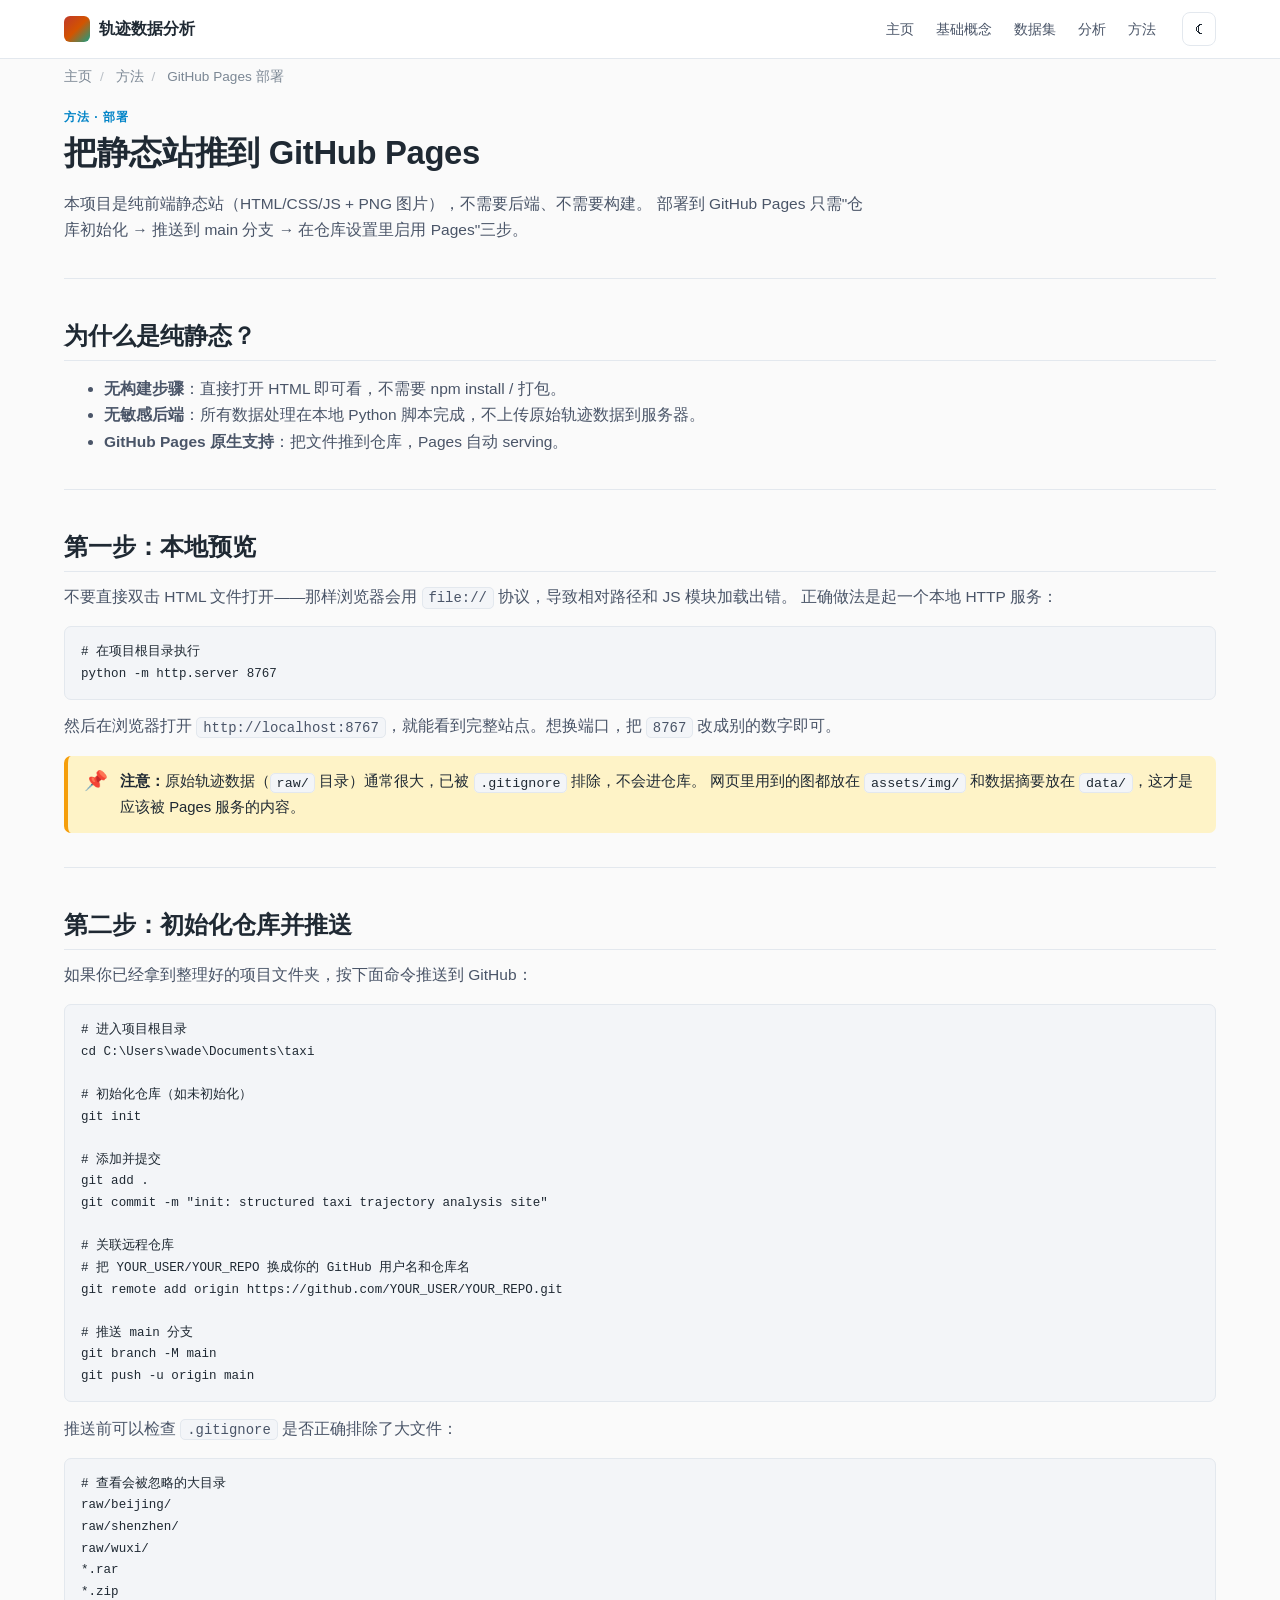
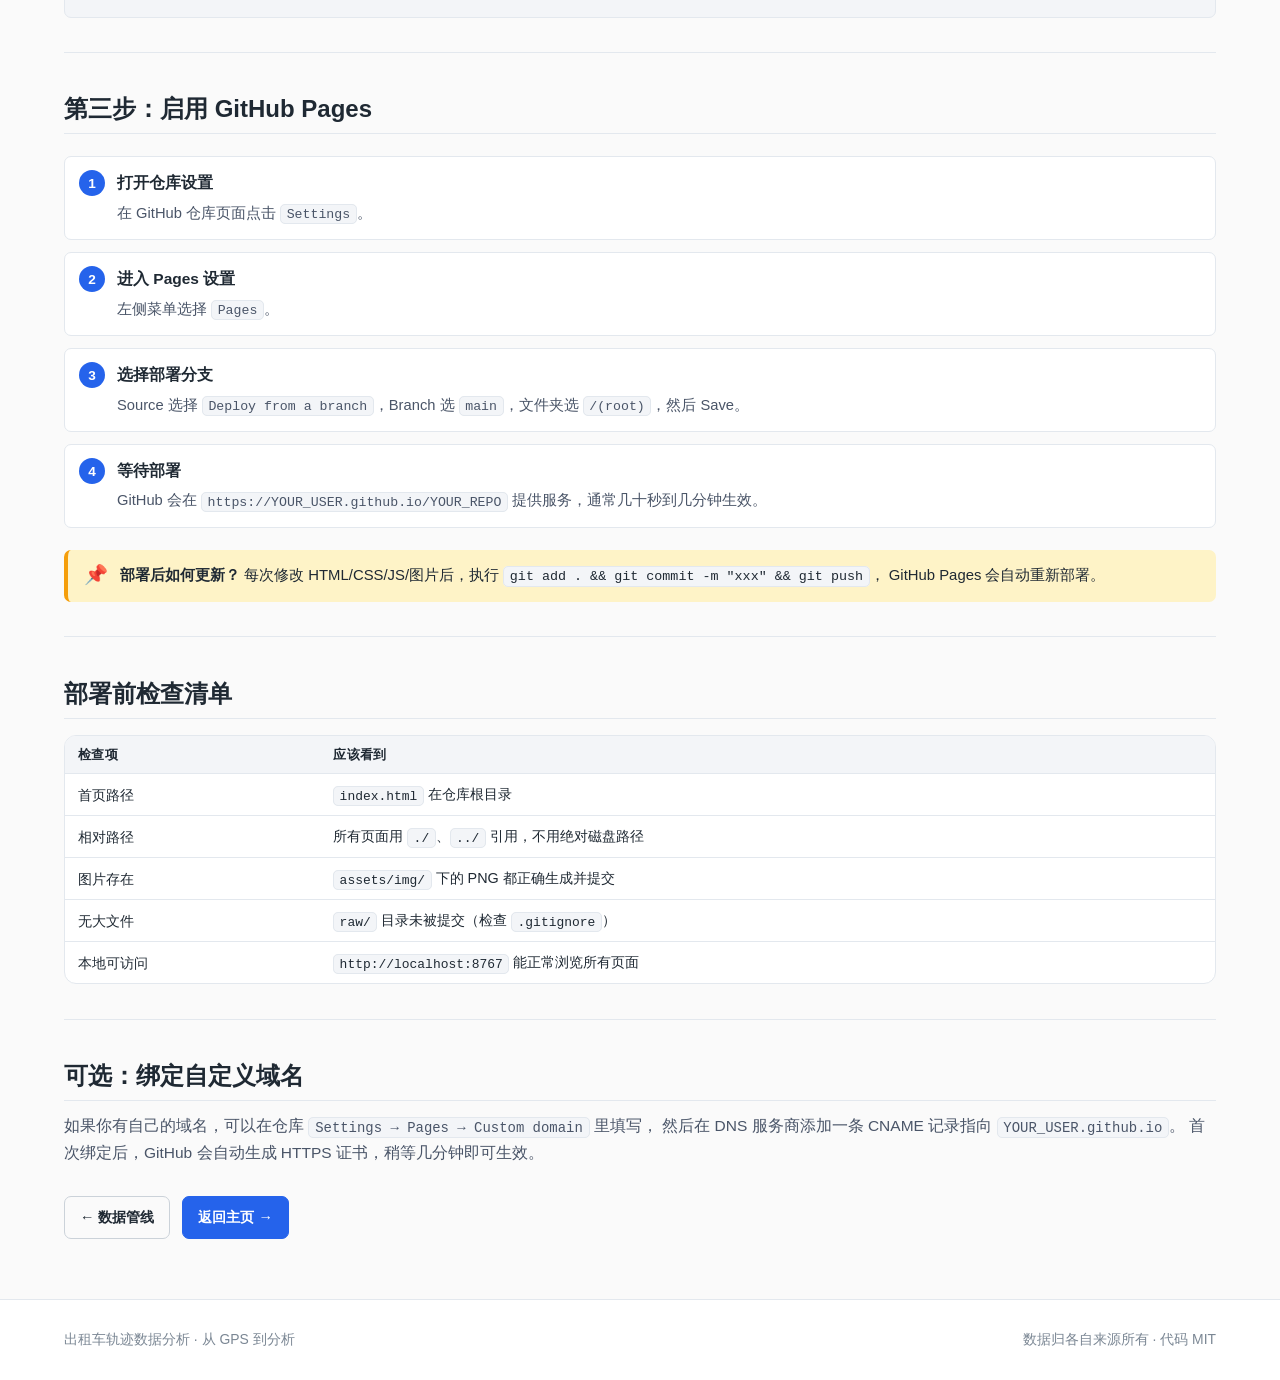
<file: methodology/deploy.html>
<!DOCTYPE html>
<html lang="zh-CN">
<head>
<meta charset="UTF-8" />
<meta name="viewport" content="width=device-width, initial-scale=1.0" />
<title>GitHub Pages 部署 · 方法</title>
<meta name="description" content="把出租车轨迹数据分析静态站部署到 GitHub Pages 的完整步骤：本地预览、仓库初始化、推送、启用 Pages。" />
<link rel="stylesheet" href="../assets/css/style.css" />
<link rel="icon" href="data:image/svg+xml,%3Csvg xmlns='http://www.w3.org/2000/svg' viewBox='0 0 32 32'%3E%3Crect width='32' height='32' rx='6' fill='%230284c7'/%3E%3Ctext x='16' y='22' font-size='18' text-anchor='middle' fill='white' font-family='Arial' font-weight='bold'%3E部%3C/text%3E%3C/svg%3E" />
</head>
<body>

<header class="site-header">
  <div class="container">
    <nav class="nav" aria-label="主导航">
      <a class="brand" href="../index.html"><span class="brand-mark" aria-hidden="true"></span><span>轨迹数据分析</span></a>
      <div class="nav-links">
        <a href="../index.html">主页</a>
        <a href="../guide/gps.html">基础概念</a>
        <a href="../index.html#datasets">数据集</a>
        <a href="../analysis/overview.html">分析</a>
        <a href="./pipeline.html">方法</a>
      </div>
      <button class="theme-toggle" aria-label="切换主题">☾</button>
    </nav>
  </div>
</header>

<main>
  <div class="container">

    <div class="crumbs">
      <a href="../index.html">主页</a><span class="sep">/</span>
      <a href="./pipeline.html">方法</a><span class="sep">/</span>
      <span>GitHub Pages 部署</span>
    </div>

    <span class="section-eyebrow" style="color:var(--method);">方法 · 部署</span>
    <h1>把静态站推到 GitHub Pages</h1>
    <p style="max-width:800px;">
      本项目是纯前端静态站（HTML/CSS/JS + PNG 图片），不需要后端、不需要构建。
      部署到 GitHub Pages 只需"仓库初始化 → 推送到 main 分支 → 在仓库设置里启用 Pages"三步。
    </p>

    <hr/>

    <h2 id="why-static">为什么是纯静态？</h2>
    <ul>
      <li><b>无构建步骤</b>：直接打开 HTML 即可看，不需要 npm install / 打包。</li>
      <li><b>无敏感后端</b>：所有数据处理在本地 Python 脚本完成，不上传原始轨迹数据到服务器。</li>
      <li><b>GitHub Pages 原生支持</b>：把文件推到仓库，Pages 自动 serving。</li>
    </ul>

    <hr/>

    <h2 id="local">第一步：本地预览</h2>
    <p>不要直接双击 HTML 文件打开——那样浏览器会用 <code>file://</code> 协议，导致相对路径和 JS 模块加载出错。
    正确做法是起一个本地 HTTP 服务：</p>

<pre><code># 在项目根目录执行
python -m http.server 8767
</code></pre>

    <p>然后在浏览器打开 <code>http://localhost:8767</code>，就能看到完整站点。想换端口，把 <code>8767</code> 改成别的数字即可。</p>

    <div class="callout note">
      <span class="icon">📌</span>
      <div>
        <strong>注意：</strong>原始轨迹数据（<code>raw/</code> 目录）通常很大，已被 <code>.gitignore</code> 排除，不会进仓库。
        网页里用到的图都放在 <code>assets/img/</code> 和数据摘要放在 <code>data/</code>，这才是应该被 Pages 服务的内容。
      </div>
    </div>

    <hr/>

    <h2 id="repo">第二步：初始化仓库并推送</h2>
    <p>如果你已经拿到整理好的项目文件夹，按下面命令推送到 GitHub：</p>

<pre><code># 进入项目根目录
cd C:\Users\wade\Documents\taxi

# 初始化仓库（如未初始化）
git init

# 添加并提交
git add .
git commit -m "init: structured taxi trajectory analysis site"

# 关联远程仓库
# 把 YOUR_USER/YOUR_REPO 换成你的 GitHub 用户名和仓库名
git remote add origin https://github.com/YOUR_USER/YOUR_REPO.git

# 推送 main 分支
git branch -M main
git push -u origin main
</code></pre>

    <p>推送前可以检查 <code>.gitignore</code> 是否正确排除了大文件：</p>
<pre><code># 查看会被忽略的大目录
raw/beijing/
raw/shenzhen/
raw/wuxi/
*.rar
*.zip
</code></pre>

    <hr/>

    <h2 id="pages">第三步：启用 GitHub Pages</h2>
    <ol class="steps">
      <li><b>打开仓库设置</b><p>在 GitHub 仓库页面点击 <code>Settings</code>。</p></li>
      <li><b>进入 Pages 设置</b><p>左侧菜单选择 <code>Pages</code>。</p></li>
      <li><b>选择部署分支</b><p>Source 选择 <code>Deploy from a branch</code>，Branch 选 <code>main</code>，文件夹选 <code>/(root)</code>，然后 Save。</p></li>
      <li><b>等待部署</b><p>GitHub 会在 <code>https://YOUR_USER.github.io/YOUR_REPO</code> 提供服务，通常几十秒到几分钟生效。</p></li>
    </ol>

    <div class="callout note">
      <span class="icon">📌</span>
      <div>
        <strong>部署后如何更新？</strong> 每次修改 HTML/CSS/JS/图片后，执行 <code>git add . && git commit -m "xxx" && git push</code>，
        GitHub Pages 会自动重新部署。
      </div>
    </div>

    <hr/>

    <h2 id="structure">部署前检查清单</h2>
    <div class="table-wrap">
      <table>
        <thead><tr><th>检查项</th><th>应该看到</th></tr></thead>
        <tbody>
          <tr><td>首页路径</td><td><code>index.html</code> 在仓库根目录</td></tr>
          <tr><td>相对路径</td><td>所有页面用 <code>./</code>、<code>../</code> 引用，不用绝对磁盘路径</td></tr>
          <tr><td>图片存在</td><td><code>assets/img/</code> 下的 PNG 都正确生成并提交</td></tr>
          <tr><td>无大文件</td><td><code>raw/</code> 目录未被提交（检查 <code>.gitignore</code>）</td></tr>
          <tr><td>本地可访问</td><td><code>http://localhost:8767</code> 能正常浏览所有页面</td></tr>
        </tbody>
      </table>
    </div>

    <hr/>

    <h2 id="domain">可选：绑定自定义域名</h2>
    <p>如果你有自己的域名，可以在仓库 <code>Settings → Pages → Custom domain</code> 里填写，
    然后在 DNS 服务商添加一条 CNAME 记录指向 <code>YOUR_USER.github.io</code>。
    首次绑定后，GitHub 会自动生成 HTTPS 证书，稍等几分钟即可生效。</p>

    <div style="display:flex;gap:12px;flex-wrap:wrap;margin:30px 0;">
      <a class="btn ghost" href="./pipeline.html">← 数据管线</a>
      <a class="btn" href="../index.html">返回主页 →</a>
    </div>

  </div>
</main>

<footer class="site-footer">
  <div class="container"><div class="row">
    <div>出租车轨迹数据分析 · 从 GPS 到分析</div>
    <div>数据归各自来源所有 · 代码 MIT</div>
  </div></div>
</footer>

<button class="to-top" aria-label="返回顶部">↑</button>
<script src="../assets/js/main.js"></script>
</body>
</html>
</file>
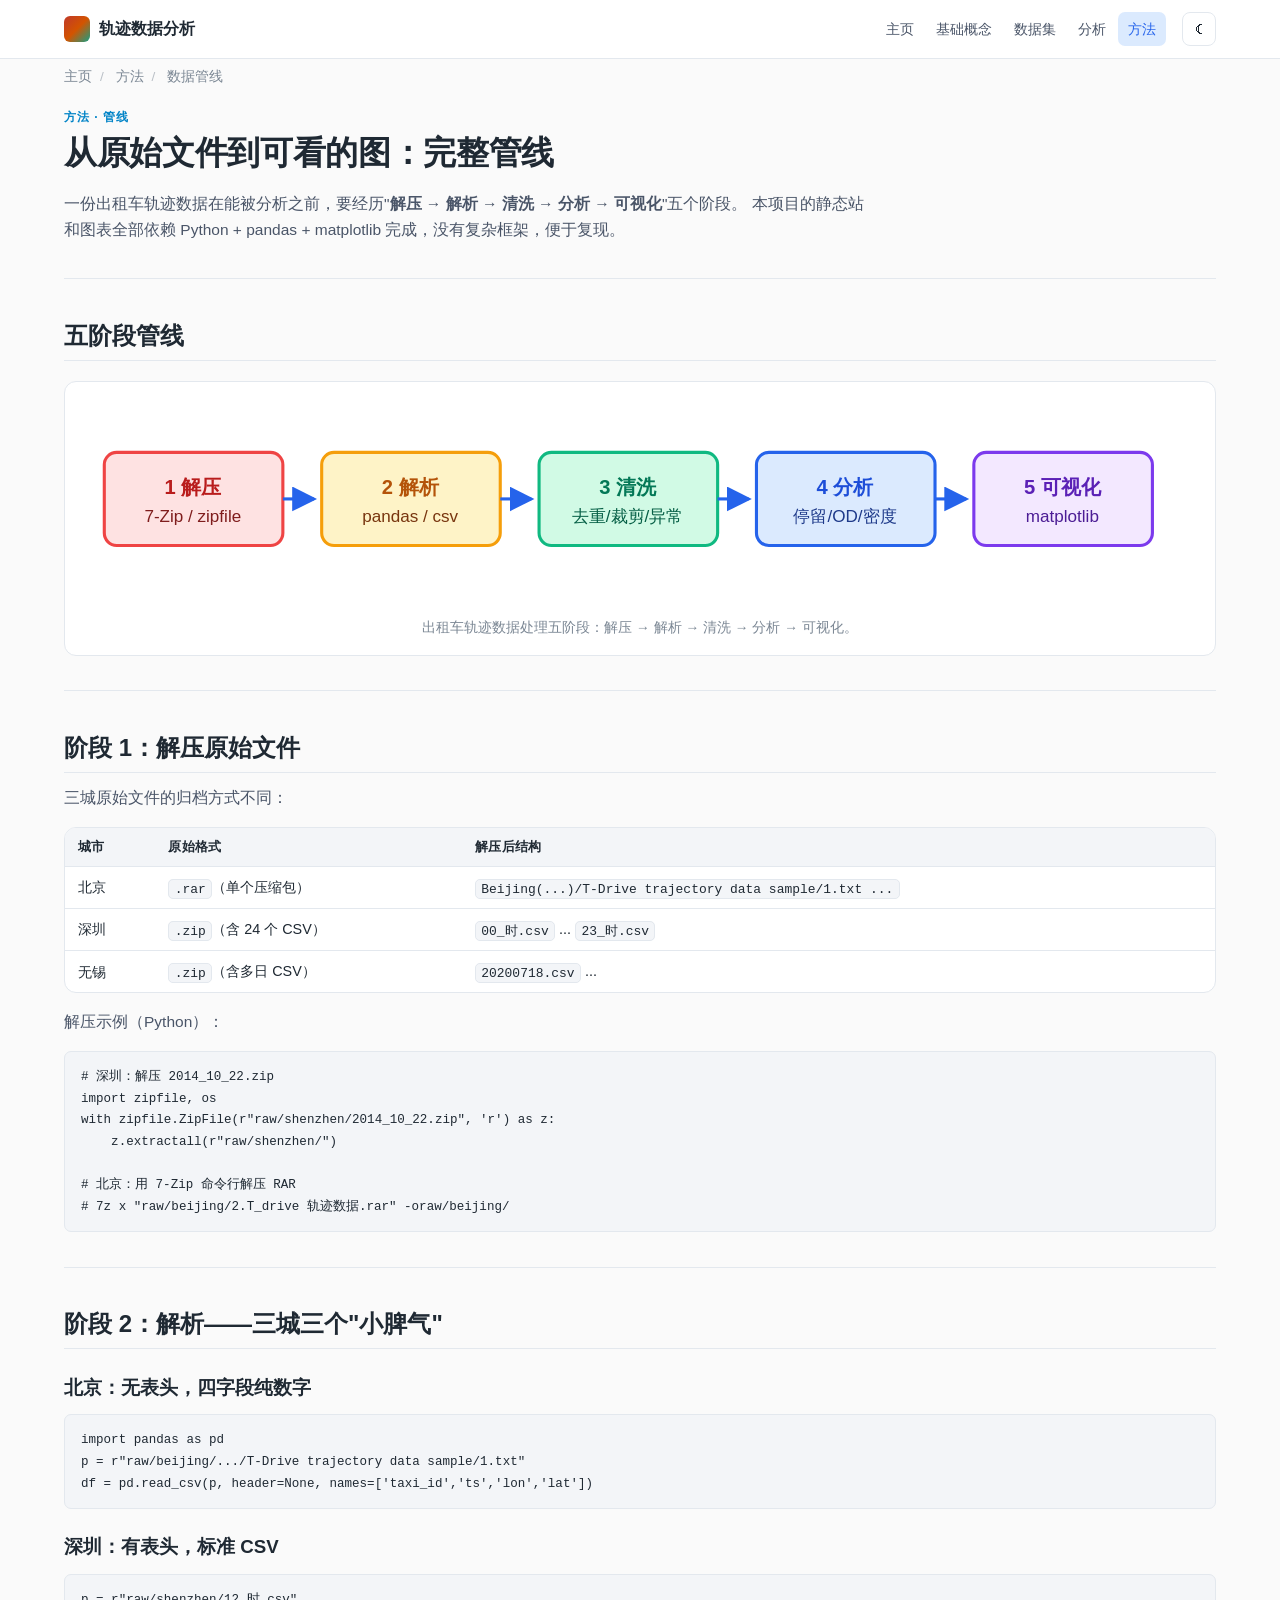
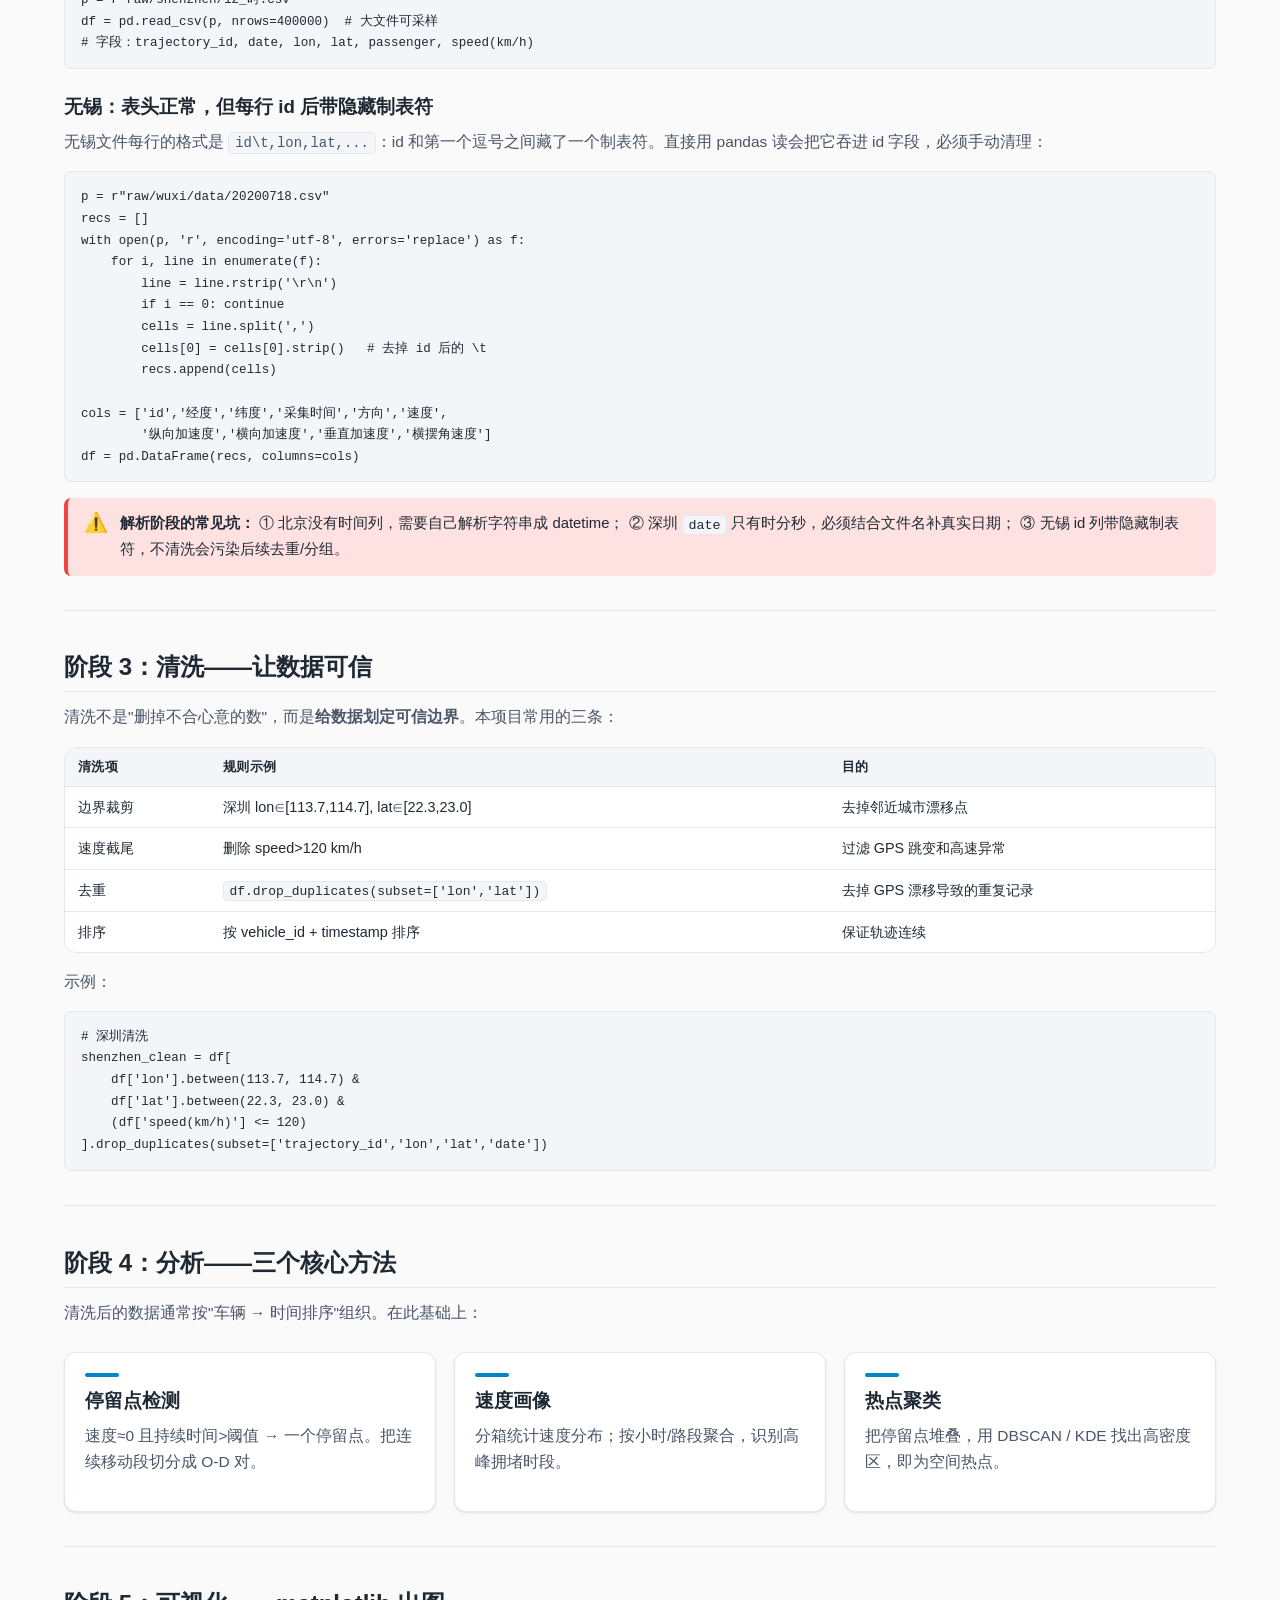
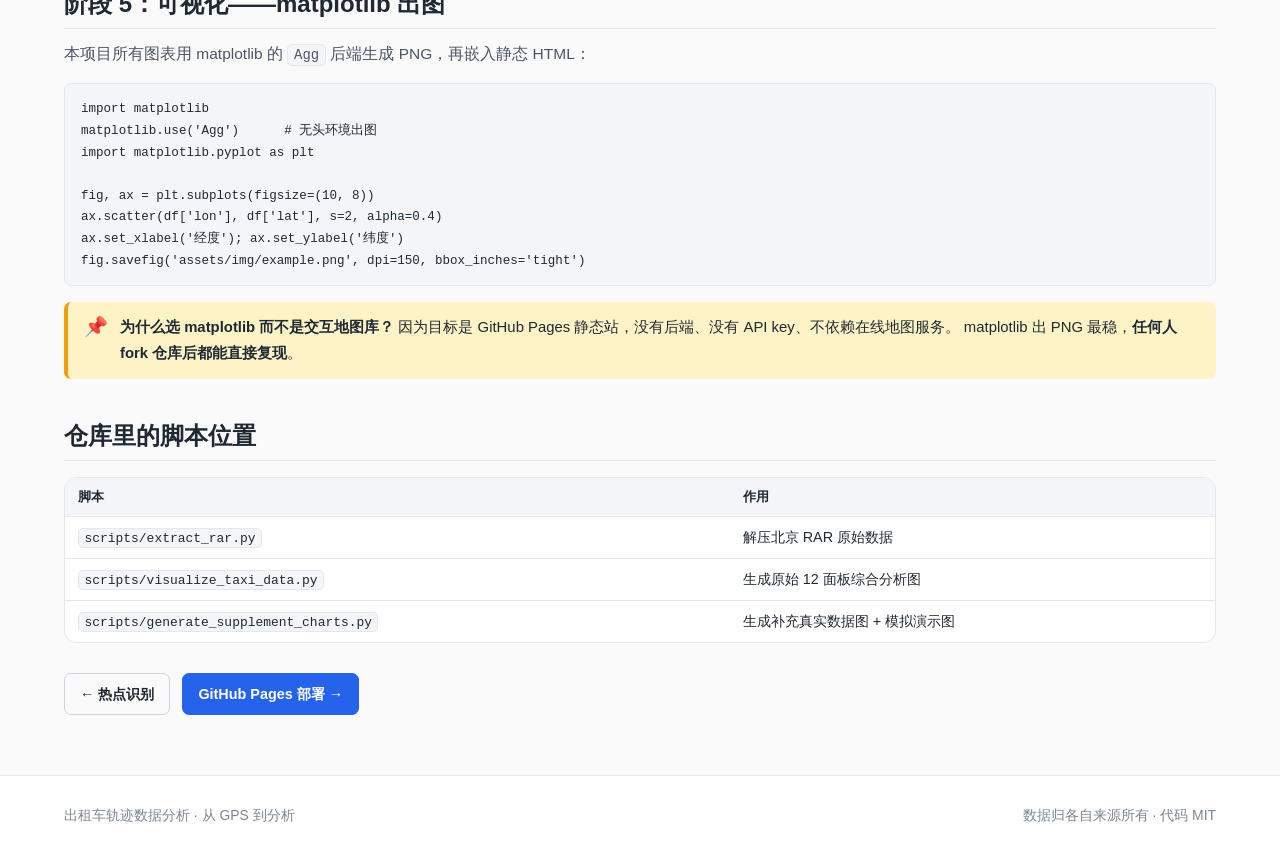
<file: methodology/pipeline.html>
<!DOCTYPE html>
<html lang="zh-CN">
<head>
<meta charset="UTF-8" />
<meta name="viewport" content="width=device-width, initial-scale=1.0" />
<title>数据管线 · 方法</title>
<meta name="description" content="出租车轨迹数据分析的数据管线：从原始 RAR/ZIP/CSV 到清洗、分析、可视化的完整 Python 处理流程。" />
<link rel="stylesheet" href="../assets/css/style.css" />
<link rel="icon" href="data:image/svg+xml,%3Csvg xmlns='http://www.w3.org/2000/svg' viewBox='0 0 32 32'%3E%3Crect width='32' height='32' rx='6' fill='%230284c7'/%3E%3Ctext x='16' y='22' font-size='18' text-anchor='middle' fill='white' font-family='Arial' font-weight='bold'%3E管%3C/text%3E%3C/svg%3E" />
</head>
<body>

<header class="site-header">
  <div class="container">
    <nav class="nav" aria-label="主导航">
      <a class="brand" href="../index.html"><span class="brand-mark" aria-hidden="true"></span><span>轨迹数据分析</span></a>
      <div class="nav-links">
        <a href="../index.html">主页</a>
        <a href="../guide/gps.html">基础概念</a>
        <a href="../index.html#datasets">数据集</a>
        <a href="../analysis/overview.html">分析</a>
        <a href="./pipeline.html">方法</a>
      </div>
      <button class="theme-toggle" aria-label="切换主题">☾</button>
    </nav>
  </div>
</header>

<main>
  <div class="container">

    <div class="crumbs">
      <a href="../index.html">主页</a><span class="sep">/</span>
      <a href="./pipeline.html">方法</a><span class="sep">/</span>
      <span>数据管线</span>
    </div>

    <span class="section-eyebrow" style="color:var(--method);">方法 · 管线</span>
    <h1>从原始文件到可看的图：完整管线</h1>
    <p style="max-width:800px;">
      一份出租车轨迹数据在能被分析之前，要经历"<b>解压 → 解析 → 清洗 → 分析 → 可视化</b>"五个阶段。
      本项目的静态站和图表全部依赖 Python + pandas + matplotlib 完成，没有复杂框架，便于复现。
    </p>

    <hr/>

    <h2 id="pipeline">五阶段管线</h2>
    <div class="diagram">
      <svg viewBox="0 0 720 130" role="img" aria-label="数据管线五阶段">
        <defs>
          <marker id="ar" markerWidth="9" markerHeight="9" refX="7" refY="4" orient="auto"><path d="M0,0 L8,4 L0,8 Z" fill="#2563eb"/></marker>
        </defs>
        <rect x="15" y="35" width="115" height="60" rx="8" fill="#fee2e2" stroke="#ef4444" stroke-width="2"/>
        <text x="72" y="62" text-anchor="middle" font-size="13" font-weight="bold" fill="#b91c1c">1 解压</text>
        <text x="72" y="80" text-anchor="middle" font-size="11" fill="#7f1d1d">7-Zip / zipfile</text>

        <line x1="130" y1="65" x2="150" y2="65" stroke="#2563eb" stroke-width="2" marker-end="url(#ar)"/>

        <rect x="155" y="35" width="115" height="60" rx="8" fill="#fef3c7" stroke="#f59e0b" stroke-width="2"/>
        <text x="212" y="62" text-anchor="middle" font-size="13" font-weight="bold" fill="#b45309">2 解析</text>
        <text x="212" y="80" text-anchor="middle" font-size="11" fill="#78350f">pandas / csv</text>

        <line x1="270" y1="65" x2="290" y2="65" stroke="#2563eb" stroke-width="2" marker-end="url(#ar)"/>

        <rect x="295" y="35" width="115" height="60" rx="8" fill="#d1fae5" stroke="#10b981" stroke-width="2"/>
        <text x="352" y="62" text-anchor="middle" font-size="13" font-weight="bold" fill="#047857">3 清洗</text>
        <text x="352" y="80" text-anchor="middle" font-size="11" fill="#065f46">去重/裁剪/异常</text>

        <line x1="410" y1="65" x2="430" y2="65" stroke="#2563eb" stroke-width="2" marker-end="url(#ar)"/>

        <rect x="435" y="35" width="115" height="60" rx="8" fill="#dbeafe" stroke="#2563eb" stroke-width="2"/>
        <text x="492" y="62" text-anchor="middle" font-size="13" font-weight="bold" fill="#1d4ed8">4 分析</text>
        <text x="492" y="80" text-anchor="middle" font-size="11" fill="#1e3a8a">停留/OD/密度</text>

        <line x1="550" y1="65" x2="570" y2="65" stroke="#2563eb" stroke-width="2" marker-end="url(#ar)"/>

        <rect x="575" y="35" width="115" height="60" rx="8" fill="#f3e8ff" stroke="#7c3aed" stroke-width="2"/>
        <text x="632" y="62" text-anchor="middle" font-size="13" font-weight="bold" fill="#5b21b6">5 可视化</text>
        <text x="632" y="80" text-anchor="middle" font-size="11" fill="#4c1d95">matplotlib</text>
      </svg>
      <div class="caption">出租车轨迹数据处理五阶段：解压 → 解析 → 清洗 → 分析 → 可视化。</div>
    </div>

    <hr/>

    <h2 id="extract">阶段 1：解压原始文件</h2>
    <p>三城原始文件的归档方式不同：</p>
    <div class="table-wrap">
      <table>
        <thead><tr><th>城市</th><th>原始格式</th><th>解压后结构</th></tr></thead>
        <tbody>
          <tr><td>北京</td><td><code>.rar</code>（单个压缩包）</td><td><code>Beijing(...)/T-Drive trajectory data sample/1.txt ...</code></td></tr>
          <tr><td>深圳</td><td><code>.zip</code>（含 24 个 CSV）</td><td><code>00_时.csv</code> ... <code>23_时.csv</code></td></tr>
          <tr><td>无锡</td><td><code>.zip</code>（含多日 CSV）</td><td><code>20200718.csv</code> ...</td></tr>
        </tbody>
      </table>
    </div>

    <p>解压示例（Python）：</p>
<pre><code># 深圳：解压 2014_10_22.zip
import zipfile, os
with zipfile.ZipFile(r"raw/shenzhen/2014_10_22.zip", 'r') as z:
    z.extractall(r"raw/shenzhen/")

# 北京：用 7-Zip 命令行解压 RAR
# 7z x "raw/beijing/2.T_drive 轨迹数据.rar" -oraw/beijing/
</code></pre>

    <hr/>

    <h2 id="parse">阶段 2：解析——三城三个"小脾气"</h2>

    <h3>北京：无表头，四字段纯数字</h3>
<pre><code>import pandas as pd
p = r"raw/beijing/.../T-Drive trajectory data sample/1.txt"
df = pd.read_csv(p, header=None, names=['taxi_id','ts','lon','lat'])
</code></pre>

    <h3>深圳：有表头，标准 CSV</h3>
<pre><code>p = r"raw/shenzhen/12_时.csv"
df = pd.read_csv(p, nrows=400000)  # 大文件可采样
# 字段：trajectory_id, date, lon, lat, passenger, speed(km/h)
</code></pre>

    <h3>无锡：表头正常，但每行 id 后带隐藏制表符</h3>
    <p>无锡文件每行的格式是 <code>id\t,lon,lat,...</code>：id 和第一个逗号之间藏了一个制表符。直接用 pandas 读会把它吞进 id 字段，必须手动清理：</p>
<pre><code>p = r"raw/wuxi/data/20200718.csv"
recs = []
with open(p, 'r', encoding='utf-8', errors='replace') as f:
    for i, line in enumerate(f):
        line = line.rstrip('\r\n')
        if i == 0: continue
        cells = line.split(',')
        cells[0] = cells[0].strip()   # 去掉 id 后的 \t
        recs.append(cells)

cols = ['id','经度','纬度','采集时间','方向','速度',
        '纵向加速度','横向加速度','垂直加速度','横摆角速度']
df = pd.DataFrame(recs, columns=cols)
</code></pre>

    <div class="callout warn">
      <span class="icon">⚠️</span>
      <div>
        <strong>解析阶段的常见坑：</strong>
        ① 北京没有时间列，需要自己解析字符串成 datetime；
        ② 深圳 <code>date</code> 只有时分秒，必须结合文件名补真实日期；
        ③ 无锡 id 列带隐藏制表符，不清洗会污染后续去重/分组。
      </div>
    </div>

    <hr/>

    <h2 id="clean">阶段 3：清洗——让数据可信</h2>
    <p>清洗不是"删掉不合心意的数"，而是<b>给数据划定可信边界</b>。本项目常用的三条：</p>

    <div class="table-wrap">
      <table>
        <thead><tr><th>清洗项</th><th>规则示例</th><th>目的</th></tr></thead>
        <tbody>
          <tr><td>边界裁剪</td><td>深圳 lon∈[113.7,114.7], lat∈[22.3,23.0]</td><td>去掉邻近城市漂移点</td></tr>
          <tr><td>速度截尾</td><td>删除 speed&gt;120 km/h</td><td>过滤 GPS 跳变和高速异常</td></tr>
          <tr><td>去重</td><td><code>df.drop_duplicates(subset=['lon','lat'])</code></td><td>去掉 GPS 漂移导致的重复记录</td></tr>
          <tr><td>排序</td><td>按 vehicle_id + timestamp 排序</td><td>保证轨迹连续</td></tr>
        </tbody>
      </table>
    </div>

    <p>示例：</p>
<pre><code># 深圳清洗
shenzhen_clean = df[
    df['lon'].between(113.7, 114.7) &
    df['lat'].between(22.3, 23.0) &
    (df['speed(km/h)'] &lt;= 120)
].drop_duplicates(subset=['trajectory_id','lon','lat','date'])
</code></pre>

    <hr/>

    <h2 id="analyze">阶段 4：分析——三个核心方法</h2>
    <p>清洗后的数据通常按"车辆 → 时间排序"组织。在此基础上：</p>

    <div class="grid grid-3">
      <div class="card method">
        <div class="accent-bar"></div>
        <h3>停留点检测</h3>
        <p>速度≈0 且持续时间&gt;阈值 → 一个停留点。把连续移动段切分成 O-D 对。</p>
      </div>
      <div class="card method">
        <div class="accent-bar"></div>
        <h3>速度画像</h3>
        <p>分箱统计速度分布；按小时/路段聚合，识别高峰拥堵时段。</p>
      </div>
      <div class="card method">
        <div class="accent-bar"></div>
        <h3>热点聚类</h3>
        <p>把停留点堆叠，用 DBSCAN / KDE 找出高密度区，即为空间热点。</p>
      </div>
    </div>

    <hr/>

    <h2 id="visualize">阶段 5：可视化——matplotlib 出图</h2>
    <p>本项目所有图表用 matplotlib 的 <code>Agg</code> 后端生成 PNG，再嵌入静态 HTML：</p>
<pre><code>import matplotlib
matplotlib.use('Agg')      # 无头环境出图
import matplotlib.pyplot as plt

fig, ax = plt.subplots(figsize=(10, 8))
ax.scatter(df['lon'], df['lat'], s=2, alpha=0.4)
ax.set_xlabel('经度'); ax.set_ylabel('纬度')
fig.savefig('assets/img/example.png', dpi=150, bbox_inches='tight')
</code></pre>

    <div class="callout note">
      <span class="icon">📌</span>
      <div>
        <strong>为什么选 matplotlib 而不是交互地图库？</strong>
        因为目标是 GitHub Pages 静态站，没有后端、没有 API key、不依赖在线地图服务。
        matplotlib 出 PNG 最稳，<b>任何人 fork 仓库后都能直接复现</b>。
      </div>
    </div>

    <h2 id="scripts">仓库里的脚本位置</h2>
    <div class="table-wrap">
      <table>
        <thead><tr><th>脚本</th><th>作用</th></tr></thead>
        <tbody>
          <tr><td><code>scripts/extract_rar.py</code></td><td>解压北京 RAR 原始数据</td></tr>
          <tr><td><code>scripts/visualize_taxi_data.py</code></td><td>生成原始 12 面板综合分析图</td></tr>
          <tr><td><code>scripts/generate_supplement_charts.py</code></td><td>生成补充真实数据图 + 模拟演示图</td></tr>
        </tbody>
      </table>
    </div>

    <div style="display:flex;gap:12px;flex-wrap:wrap;margin:30px 0;">
      <a class="btn ghost" href="../analysis/hotspot.html">← 热点识别</a>
      <a class="btn" href="./deploy.html">GitHub Pages 部署 →</a>
    </div>

  </div>
</main>

<footer class="site-footer">
  <div class="container"><div class="row">
    <div>出租车轨迹数据分析 · 从 GPS 到分析</div>
    <div>数据归各自来源所有 · 代码 MIT</div>
  </div></div>
</footer>

<button class="to-top" aria-label="返回顶部">↑</button>
<script src="../assets/js/main.js"></script>
</body>
</html>
</file>
<file: assets/css/style.css>
/* ==========================================================================
   出租车轨迹数据分析 · 全站样式 v2（体系化版）
   支持：学习路径 / 概念块 / 流程步骤 / 字段表 / 图集 / 主题切换 / 灯箱 / 分页
   ========================================================================== */

/* ---------- 主题变量 ---------- */
:root {
  --bg: #fafafa;
  --bg-elev: #ffffff;
  --bg-muted: #f3f5f8;
  --text: #1f2933;
  --text-soft: #4a5568;
  --text-muted: #7b8794;
  --border: #e3e8ee;
  --border-strong: #cbd2d9;
  --accent: #2563eb;
  --accent-soft: #dbeafe;
  --beijing: #c0392b;
  --shenzhen: #d35400;
  --wuxi: #16a085;
  --guide: #7c3aed;
  --analysis: #db2777;
  --method: #0284c7;
  --shadow-sm: 0 1px 3px rgba(15,23,42,.05), 0 1px 2px rgba(15,23,42,.06);
  --shadow-md: 0 4px 14px rgba(15,23,42,.08);
  --radius: 12px;
  --radius-sm: 7px;
  --maxw: 1200px;
  --mono: ui-monospace, SFMono-Regular, Menlo, Consolas, "Liberation Mono", monospace;
}

[data-theme="dark"] {
  --bg: #0e1116;
  --bg-elev: #191d25;
  --bg-muted: #131720;
  --text: #e8ecf2;
  --text-soft: #c3ccd8;
  --text-muted: #8794a6;
  --border: #29303c;
  --border-strong: #3b4454;
  --accent: #60a5fa;
  --accent-soft: #1e3a5f;
  --shadow-sm: 0 1px 3px rgba(0,0,0,.4);
  --shadow-md: 0 4px 14px rgba(0,0,0,.55);
}

* { box-sizing: border-box; }
html { scroll-behavior: smooth; }
body {
  margin: 0; font-size: 15.5px; line-height: 1.7;
  font-family: -apple-system, BlinkMacSystemFont, "Segoe UI", "PingFang SC",
               "Hiragino Sans GB", "Microsoft YaHei", "Helvetica Neue", Arial, sans-serif;
  color: var(--text); background: var(--bg);
  -webkit-font-smoothing: antialiased; transition: background .2s, color .2s;
}
a { color: var(--accent); text-decoration: none; }
a:hover { text-decoration: underline; }
img { max-width: 100%; height: auto; display: block; }
code, pre { font-family: var(--mono); }
code { background: var(--bg-muted); border: 1px solid var(--border); padding: .12em .42em; border-radius: 5px; font-size: .9em; }
pre {
  background: var(--bg-muted); border: 1px solid var(--border);
  border-radius: var(--radius-sm); padding: 14px 16px; overflow-x: auto; line-height: 1.55; font-size: .9em;
}
pre code { background: transparent; border: 0; padding: 0; }
h1, h2, h3, h4 { line-height: 1.32; margin: 0 0 .5em; color: var(--text); }
h1 { font-size: 2.05rem; letter-spacing: -.01em; }
h2 { font-size: 1.5rem; margin-top: 1.7em; padding-bottom: .35em; border-bottom: 1px solid var(--border); }
h3 { font-size: 1.17rem; margin-top: 1.4em; }
p { margin: 0 0 1em; color: var(--text-soft); }
ul, ol { color: var(--text-soft); }
hr { border: 0; border-top: 1px solid var(--border); margin: 2.2em 0; }
::selection { background: var(--accent-soft); color: var(--text); }

.container { max-width: var(--maxw); margin: 0 auto; padding: 0 24px; }
.container-narrow { max-width: 900px; margin: 0 auto; padding: 0 24px; }

/* ---------- 导航 ---------- */
.site-header {
  position: sticky; top: 0; z-index: 50;
  background: rgba(255,255,255,.88);
  -webkit-backdrop-filter: saturate(180%) blur(10px);
  backdrop-filter: saturate(180%) blur(10px);
  border-bottom: 1px solid var(--border);
}
[data-theme="dark"] .site-header { background: rgba(14,17,22,.88); }
.nav { display: flex; align-items: center; gap: 16px; padding: 12px 0; flex-wrap: wrap; }
.brand { display: flex; align-items: center; gap: 9px; font-weight: 700; color: var(--text); font-size: 1.02rem; }
.brand:hover { text-decoration: none; }
.brand-mark {
  display: inline-block; width: 26px; height: 26px; border-radius: 6px;
  background: linear-gradient(135deg, var(--beijing), var(--shenzhen), var(--wuxi));
}
.nav-links { display: flex; gap: 2px; margin-left: auto; flex-wrap: wrap; }
.nav-links a {
  padding: 5px 10px; border-radius: var(--radius-sm);
  color: var(--text-soft); font-size: .9rem; font-weight: 500;
}
.nav-links a:hover { background: var(--bg-muted); color: var(--text); text-decoration: none; }
.nav-links a.active { background: var(--accent-soft); color: var(--accent); }
.theme-toggle {
  border: 1px solid var(--border); background: var(--bg-elev); color: var(--text);
  width: 34px; height: 34px; border-radius: 8px; cursor: pointer; font-size: 1rem;
  display: inline-flex; align-items: center; justify-content: center;
}
.theme-toggle:hover { background: var(--bg-muted); }

/* ---------- Hero ---------- */
.hero {
  padding: 54px 0 36px;
  background: radial-gradient(ellipse 900px 420px at 50% -120px, var(--accent-soft), transparent 62%), var(--bg);
}
.hero h1 { font-size: 2.45rem; letter-spacing: -.02em; margin-bottom: .3em; }
.hero .lede { font-size: 1.13rem; color: var(--text-soft); max-width: 760px; }
.hero .meta { display: flex; flex-wrap: wrap; gap: 8px; margin-top: 16px; }
.tag {
  display: inline-block; padding: 3px 10px; border-radius: 999px;
  background: var(--bg-elev); border: 1px solid var(--border);
  font-size: .8rem; color: var(--text-soft); font-weight: 500;
}
.tag.beijing { color: var(--beijing); border-color: var(--beijing); }
.tag.shenzhen { color: var(--shenzhen); border-color: var(--shenzhen); }
.tag.wuxi { color: var(--wuxi); border-color: var(--wuxi); }
.tag.guide { color: var(--guide); border-color: var(--guide); }
.tag.analysis { color: var(--analysis); border-color: var(--analysis); }
.tag.method { color: var(--method); border-color: var(--method); }

/* ---------- 卡片与网格 ---------- */
.grid { display: grid; gap: 18px; margin: 26px 0; }
.grid-2 { grid-template-columns: repeat(auto-fit, minmax(400px, 1fr)); }
.grid-3 { grid-template-columns: repeat(auto-fit, minmax(270px, 1fr)); }
.grid-4 { grid-template-columns: repeat(auto-fit, minmax(180px, 1fr)); }
.card {
  background: var(--bg-elev); border: 1px solid var(--border);
  border-radius: var(--radius); padding: 20px; box-shadow: var(--shadow-sm);
  transition: box-shadow .18s, transform .18s, border-color .18s;
}
.card:hover { box-shadow: var(--shadow-md); transform: translateY(-2px); border-color: var(--border-strong); }
.card h3 { margin-top: 0; }
.accent-bar { height: 4px; width: 34px; border-radius: 2px; margin-bottom: 12px; background: var(--accent); }
.card.beijing .accent-bar { background: var(--beijing); }
.card.shenzhen .accent-bar { background: var(--shenzhen); }
.card.wuxi .accent-bar { background: var(--wuxi); }
.card.guide .accent-bar { background: var(--guide); }
.card.analysis .accent-bar { background: var(--analysis); }
.card.method .accent-bar { background: var(--method); }
.card-link { display: block; color: inherit; }
.card-link:hover { text-decoration: none; }
.arrow { display: inline-block; margin-top: 10px; color: var(--accent); font-weight: 600; font-size: .9rem; }

.stat-card {
  background: var(--bg-elev); border: 1px solid var(--border);
  border-radius: var(--radius); padding: 16px;
}
.stat-card .label { font-size: .78rem; color: var(--text-muted); font-weight: 600; letter-spacing: .04em; text-transform: uppercase; margin-bottom: 5px; }
.stat-card .value { font-size: 1.6rem; font-weight: 700; color: var(--text); font-variant-numeric: tabular-nums; line-height: 1.1; }
.stat-card .unit { font-size: .9rem; color: var(--text-muted); font-weight: 500; margin-left: 3px; }
.stat-card .hint { font-size: .78rem; color: var(--text-muted); margin-top: 4px; }

/* ---------- 概念块 / 为什么块 ---------- */
.concept {
  display: flex; gap: 14px; margin: 18px 0;
  background: var(--bg-elev); border: 1px solid var(--border);
  border-left: 4px solid var(--guide); border-radius: var(--radius-sm); padding: 14px 18px;
}
.concept .icon { font-size: 1.35rem; line-height: 1.3; }
.concept strong { display: block; color: var(--text); margin-bottom: 3px; }
.concept p { margin: 0; font-size: .95rem; }

.why {
  display: flex; gap: 12px; margin: 16px 0;
  background: #fef9e7; border: 1px solid #f6e3a1; border-left: 4px solid #f59e0b;
  border-radius: var(--radius-sm); padding: 13px 16px;
}
[data-theme="dark"] .why { background: #33270c; border-color: #6b5413; }
.why .icon { font-size: 1.2rem; }
.why strong { color: #b45309; }
[data-theme="dark"] .why strong { color: #fbbf24; }
.why p { margin: 0; font-size: .93rem; }

.callout {
  display: flex; gap: 12px; margin: 16px 0;
  background: var(--accent-soft); border-left: 4px solid var(--accent);
  border-radius: var(--radius-sm); padding: 13px 16px; font-size: .93rem;
}
.callout .icon { font-size: 1.2rem; line-height: 1.3; }
.callout.note { background: #fef3c7; border-color: #f59e0b; }
[data-theme="dark"] .callout.note { background: #422006; }
.callout.warn { background: #fee2e2; border-color: #ef4444; }
[data-theme="dark"] .callout.warn { background: #450a0a; }
.callout.sim { background: #f3e8ff; border-color: var(--guide); }
[data-theme="dark"] .callout.sim { background: #2a1a44; }

/* ---------- 流程步骤 ---------- */
.steps { list-style: none; counter-reset: step; margin: 22px 0; padding: 0; display: grid; gap: 12px; }
.steps li {
  counter-increment: step; position: relative;
  background: var(--bg-elev); border: 1px solid var(--border);
  border-radius: var(--radius-sm); padding: 13px 16px 13px 52px;
}
.steps li::before {
  content: counter(step);
  position: absolute; left: 14px; top: 13px;
  width: 26px; height: 26px; border-radius: 50%;
  background: var(--accent); color: #fff;
  font-weight: 700; font-size: .85rem;
  display: flex; align-items: center; justify-content: center;
}
.steps li b { color: var(--text); }
.steps li p { margin: 4px 0 0; font-size: .92rem; }

/* ---------- 表格 ---------- */
.table-wrap { overflow-x: auto; border: 1px solid var(--border); border-radius: var(--radius); background: var(--bg-elev); margin: 16px 0; }
table { width: 100%; border-collapse: collapse; font-size: .9rem; font-variant-numeric: tabular-nums; }
th, td { padding: 8px 13px; text-align: left; border-bottom: 1px solid var(--border); }
th { background: var(--bg-muted); color: var(--text); font-weight: 600; font-size: .8rem; letter-spacing: .03em; position: sticky; top: 0; }
tbody tr:last-child td { border-bottom: 0; }
tbody tr:hover { background: var(--bg-muted); }
td code { white-space: nowrap; }

/* ---------- 图 ---------- */
.figure { margin: 22px 0; background: var(--bg-elev); border: 1px solid var(--border); border-radius: var(--radius); overflow: hidden; box-shadow: var(--shadow-sm); }
.figure .frame { background: #fff; padding: 6px; }
.figure img { width: 100%; }
.figure figcaption { padding: 11px 16px; background: var(--bg-muted); border-top: 1px solid var(--border); font-size: .9rem; color: var(--text-soft); }
.figure figcaption strong { color: var(--text); }
.figure figcaption .sim-flag {
  display: inline-block; margin-left: 6px; padding: 1px 8px; border-radius: 999px;
  background: #f3e8ff; color: var(--guide); font-size: .75rem; font-weight: 600; border: 1px solid var(--guide);
}
[data-theme="dark"] .figure figcaption .sim-flag { background: #2a1a44; }
.image-grid { display: grid; gap: 18px; margin: 26px 0; }
.image-grid-2 { grid-template-columns: 1fr; }
@media (min-width: 900px) { .image-grid-2 { grid-template-columns: 1fr 1fr; } }

/* ---------- 字段说明 ---------- */
.field-list { list-style: none; padding: 0; margin: 12px 0; display: grid; gap: 9px; }
.field-list li {
  display: grid; grid-template-columns: 150px 1fr 150px; gap: 12px;
  padding: 10px 14px; background: var(--bg-elev); border: 1px solid var(--border);
  border-radius: var(--radius-sm); align-items: start;
}
.field-list .name { font-weight: 600; color: var(--text); font-family: var(--mono); font-size: .87rem; }
.field-list .desc { color: var(--text-soft); font-size: .92rem; }
.field-list .desc small { display: block; color: var(--text-muted); margin-top: 2px; }
.field-list .example { font-family: var(--mono); font-size: .8rem; color: var(--text-muted); text-align: right; }
@media (max-width: 720px) {
  .field-list li { grid-template-columns: 1fr; }
  .field-list .example { text-align: left; }
}

/* ---------- 面包屑 / 章标 ---------- */
.crumbs { font-size: .85rem; color: var(--text-muted); margin: 6px 0 14px; }
.crumbs a { color: var(--text-muted); }
.crumbs a:hover { color: var(--accent); }
.crumbs .sep { margin: 0 8px; opacity: .5; }
.section-eyebrow {
  display: inline-block; font-size: .76rem; font-weight: 700;
  text-transform: uppercase; letter-spacing: .08em; margin-bottom: 4px;
}

/* ---------- 学习路径 ---------- */
.learning-path { display: grid; gap: 0; margin: 26px 0; }
.path-node {
  display: flex; gap: 14px; align-items: flex-start; padding: 14px 0;
  border-left: 2px dashed var(--border-strong); margin-left: 13px; padding-left: 22px; position: relative;
}
.path-node:last-child { border-left-color: transparent; }
.path-node::before {
  content: ""; position: absolute; left: -7px; top: 18px;
  width: 12px; height: 12px; border-radius: 50%;
  background: var(--bg); border: 3px solid var(--accent);
}
.path-node:nth-child(1)::before { border-color: var(--guide); }
.path-node:nth-child(2)::before { border-color: var(--shenzhen); }
.path-node:nth-child(3)::before { border-color: var(--analysis); }
.path-node:nth-child(4)::before { border-color: var(--method); }
.path-node .pn-num {
  flex: 0 0 30px; height: 30px; border-radius: 8px;
  display: flex; align-items: center; justify-content: center;
  font-weight: 700; color: #fff; font-size: .9rem;
}
.path-node:nth-child(1) .pn-num { background: var(--guide); }
.path-node:nth-child(2) .pn-num { background: var(--shenzhen); }
.path-node:nth-child(3) .pn-num { background: var(--analysis); }
.path-node:nth-child(4) .pn-num { background: var(--method); }
.path-node h3 { margin: 0; font-size: 1.08rem; }
.path-node p { margin: 3px 0 0; font-size: .92rem; }
.path-node a.link { font-size: .85rem; font-weight: 600; }

/* ---------- SVG 示意图容器 ---------- */
.diagram {
  margin: 20px 0; padding: 16px;
  background: var(--bg-elev); border: 1px solid var(--border); border-radius: var(--radius);
  text-align: center;
}
.diagram svg { max-width: 100%; height: auto; }
.diagram .caption { font-size: .86rem; color: var(--text-muted); margin-top: 8px; }

/* ---------- 按钮 / 底栏 / 返回顶部 / 灯箱 ---------- */
.btn {
  display: inline-flex; align-items: center; gap: 6px;
  padding: 8px 15px; border-radius: var(--radius-sm);
  background: var(--accent); color: #fff; font-weight: 600; font-size: .9rem;
  border: 1px solid var(--accent);
}
.btn:hover { opacity: .88; text-decoration: none; }
.btn.ghost { background: transparent; color: var(--text); border-color: var(--border-strong); }
.btn.ghost:hover { background: var(--bg-muted); opacity: 1; }

.site-footer { border-top: 1px solid var(--border); background: var(--bg-elev); padding: 28px 0; margin-top: 60px; font-size: .87rem; color: var(--text-muted); }
.site-footer .row { display: flex; flex-wrap: wrap; gap: 14px; align-items: center; justify-content: space-between; }
.site-footer a { color: var(--text-soft); }

.to-top {
  position: fixed; right: 22px; bottom: 22px; width: 42px; height: 42px; border-radius: 50%;
  background: var(--accent); color: #fff; border: 0; cursor: pointer; font-size: 1.15rem;
  box-shadow: var(--shadow-md); opacity: 0; pointer-events: none; transform: translateY(8px);
  transition: opacity .2s, transform .2s;
}
.to-top.show { opacity: 1; pointer-events: auto; transform: translateY(0); }

.lightbox { position: fixed; inset: 0; z-index: 100; background: rgba(0,0,0,.86); display: none; align-items: center; justify-content: center; padding: 18px; cursor: zoom-out; }
.lightbox.show { display: flex; }
.lightbox img { max-width: 96vw; max-height: 92vh; border-radius: 6px; background: #fff; }

/* ---------- 页内锚点标题 ---------- */
h2[id] { scroll-margin-top: 70px; }

/* ---------- 移动端 ---------- */
@media (max-width: 760px) {
  .hero { padding: 34px 0 22px; }
  .hero h1 { font-size: 1.8rem; }
  .nav { gap: 8px; padding: 10px 0; }
  .nav-links { width: 100%; gap: 2px; }
  .nav-links a { padding: 4px 8px; font-size: .83rem; }
  h1 { font-size: 1.65rem; }
  h2 { font-size: 1.25rem; }
  .container { padding: 0 15px; }
}
</file>
